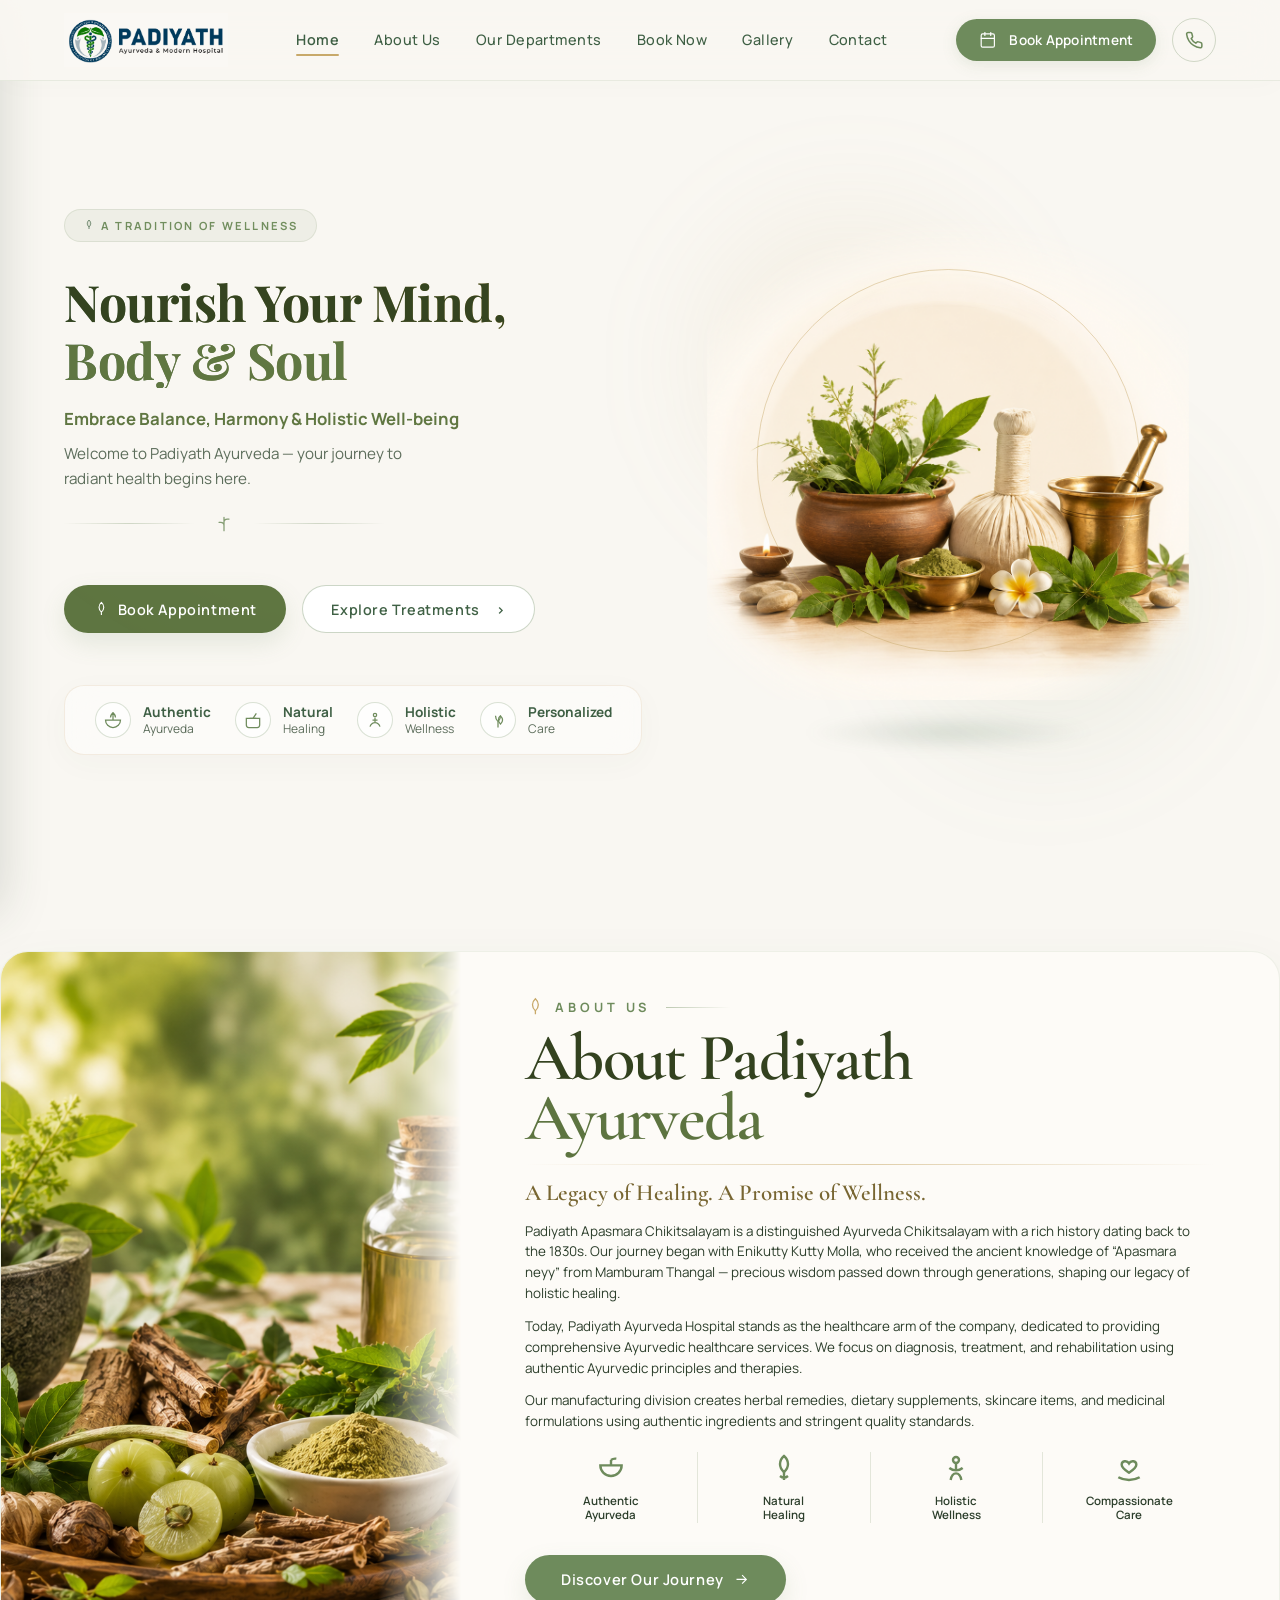
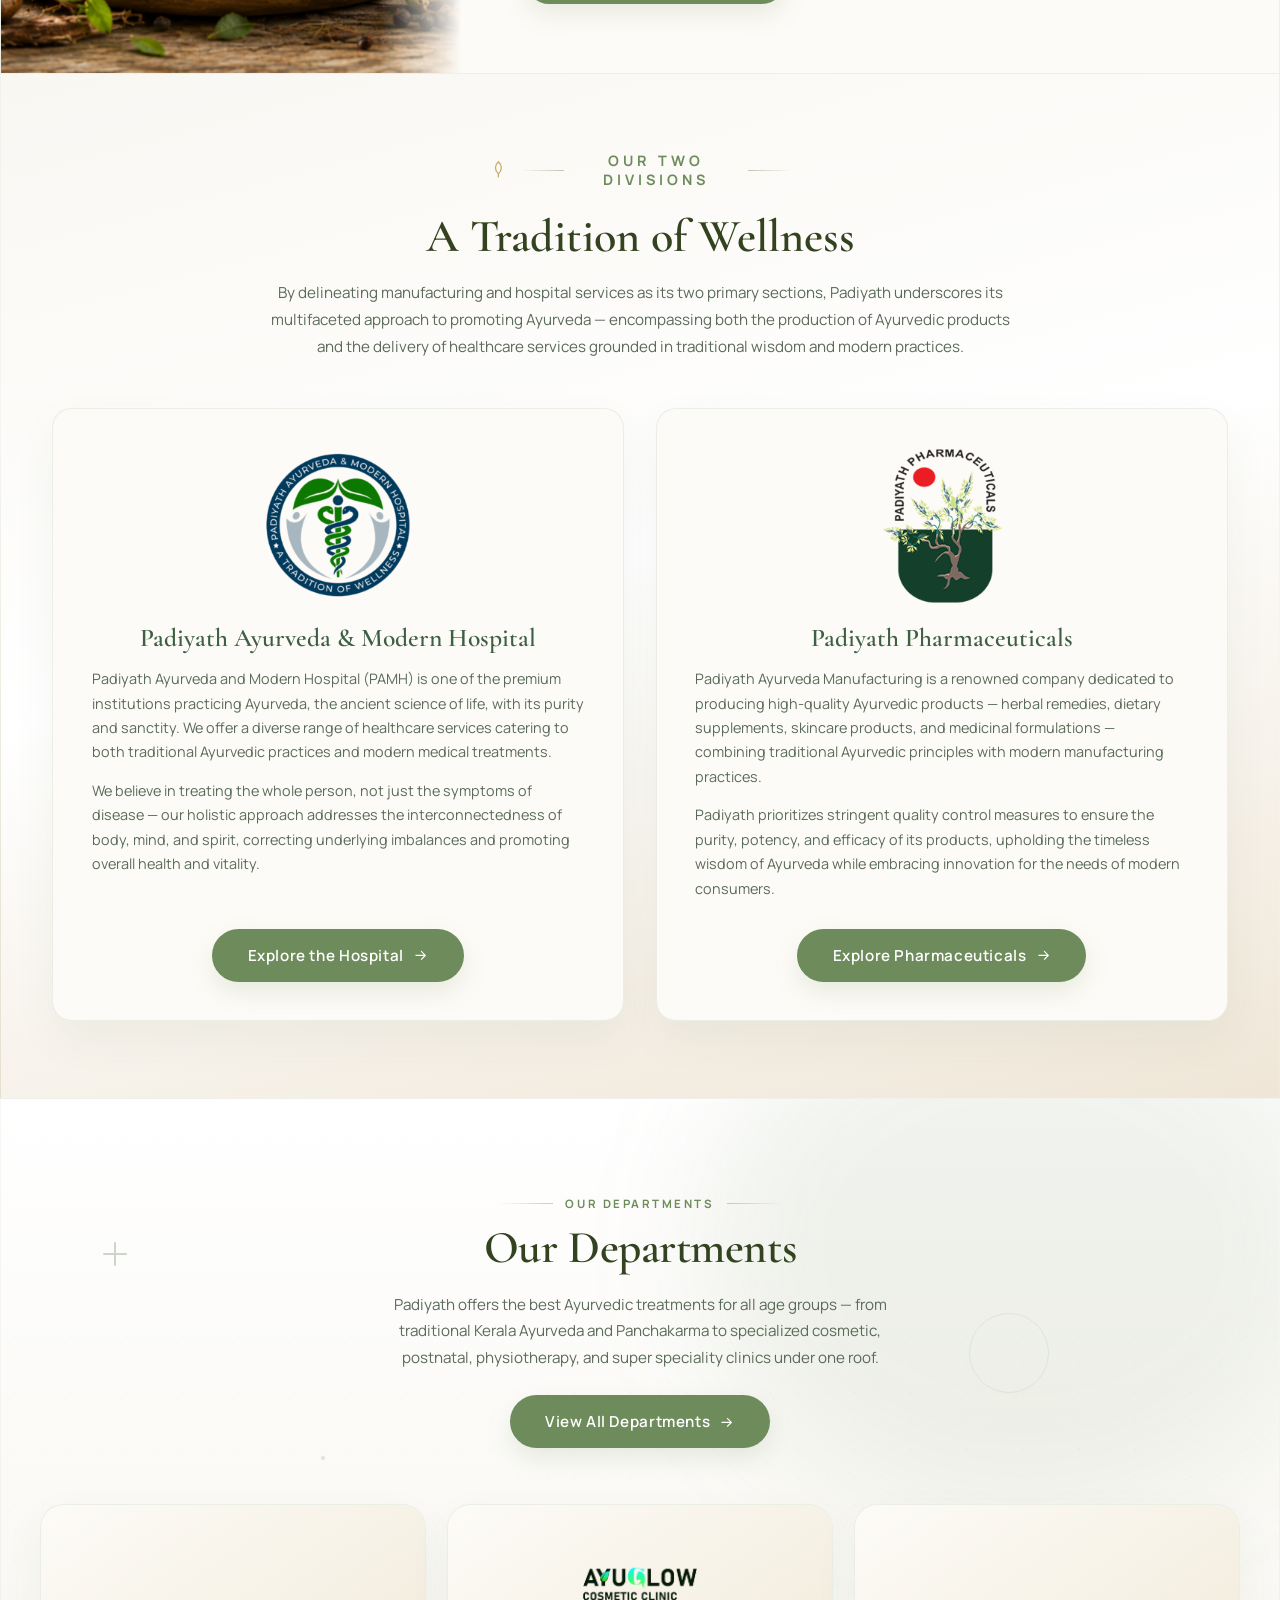
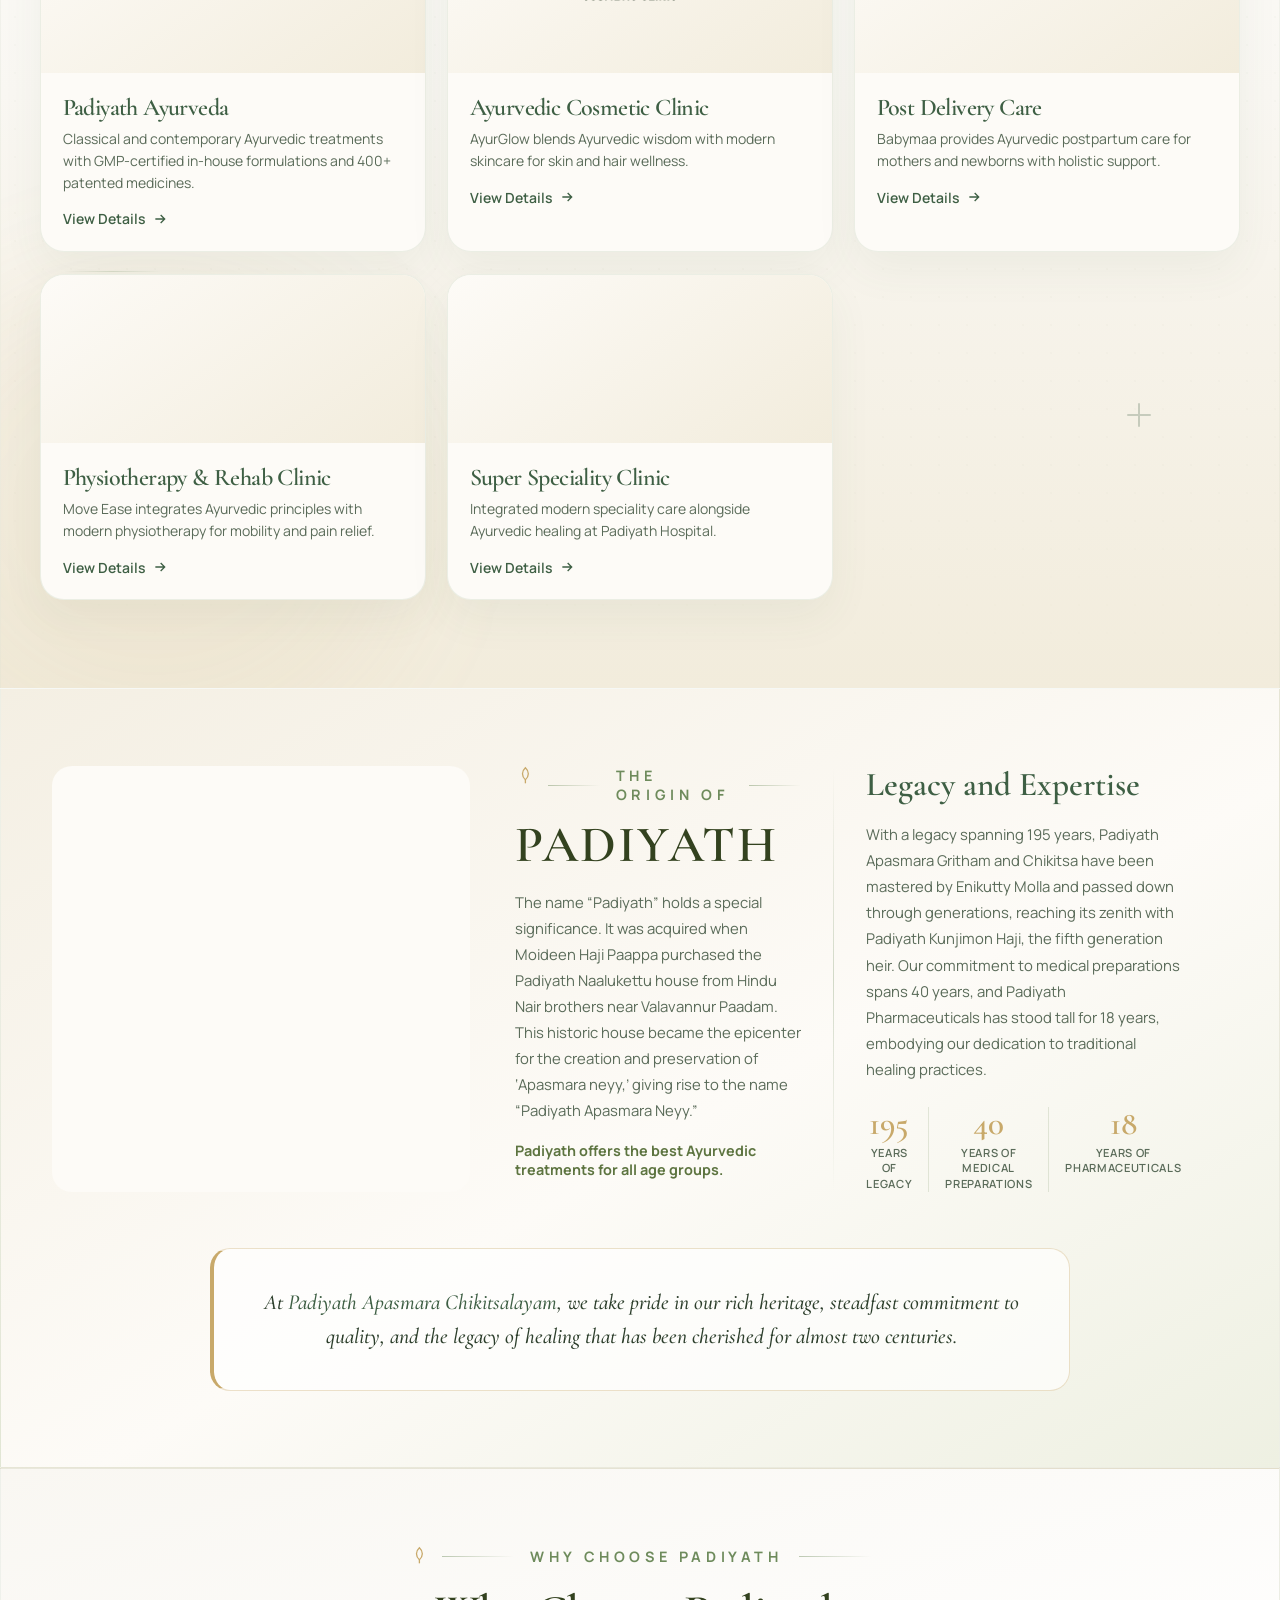
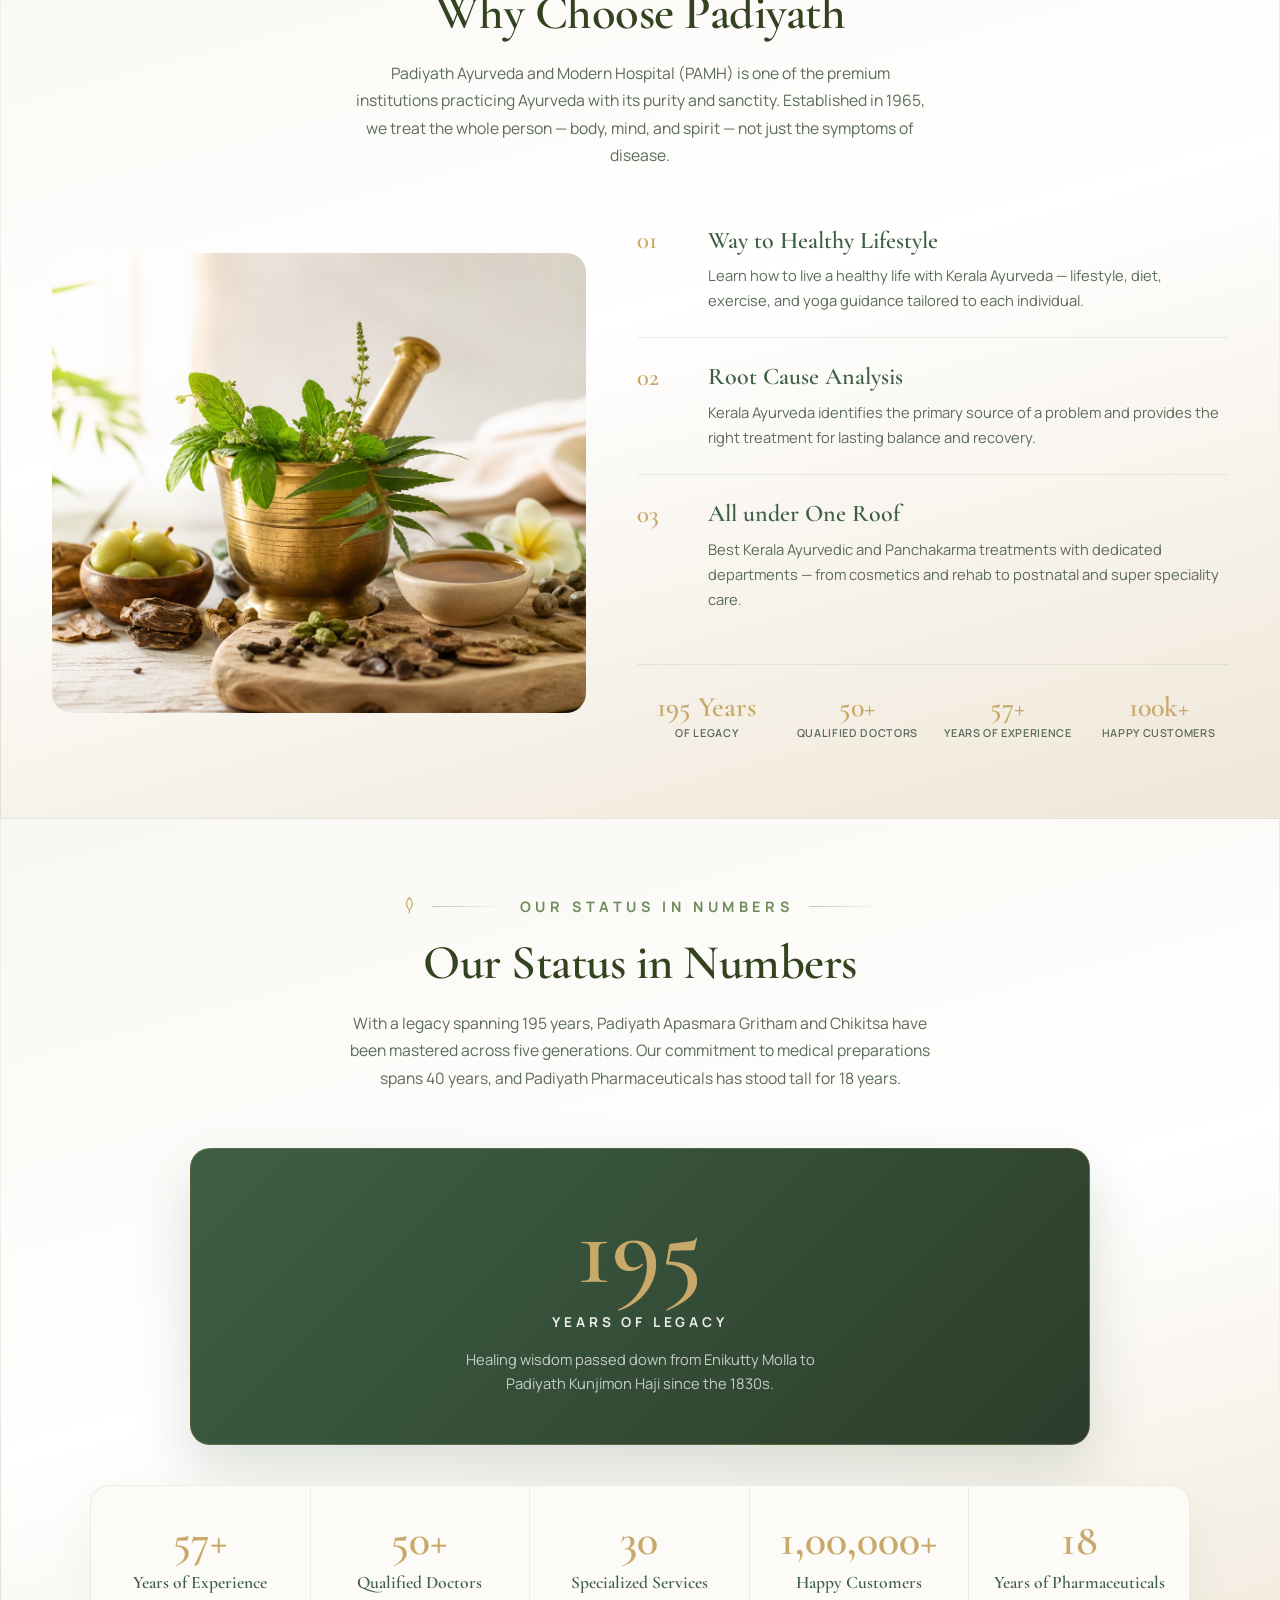
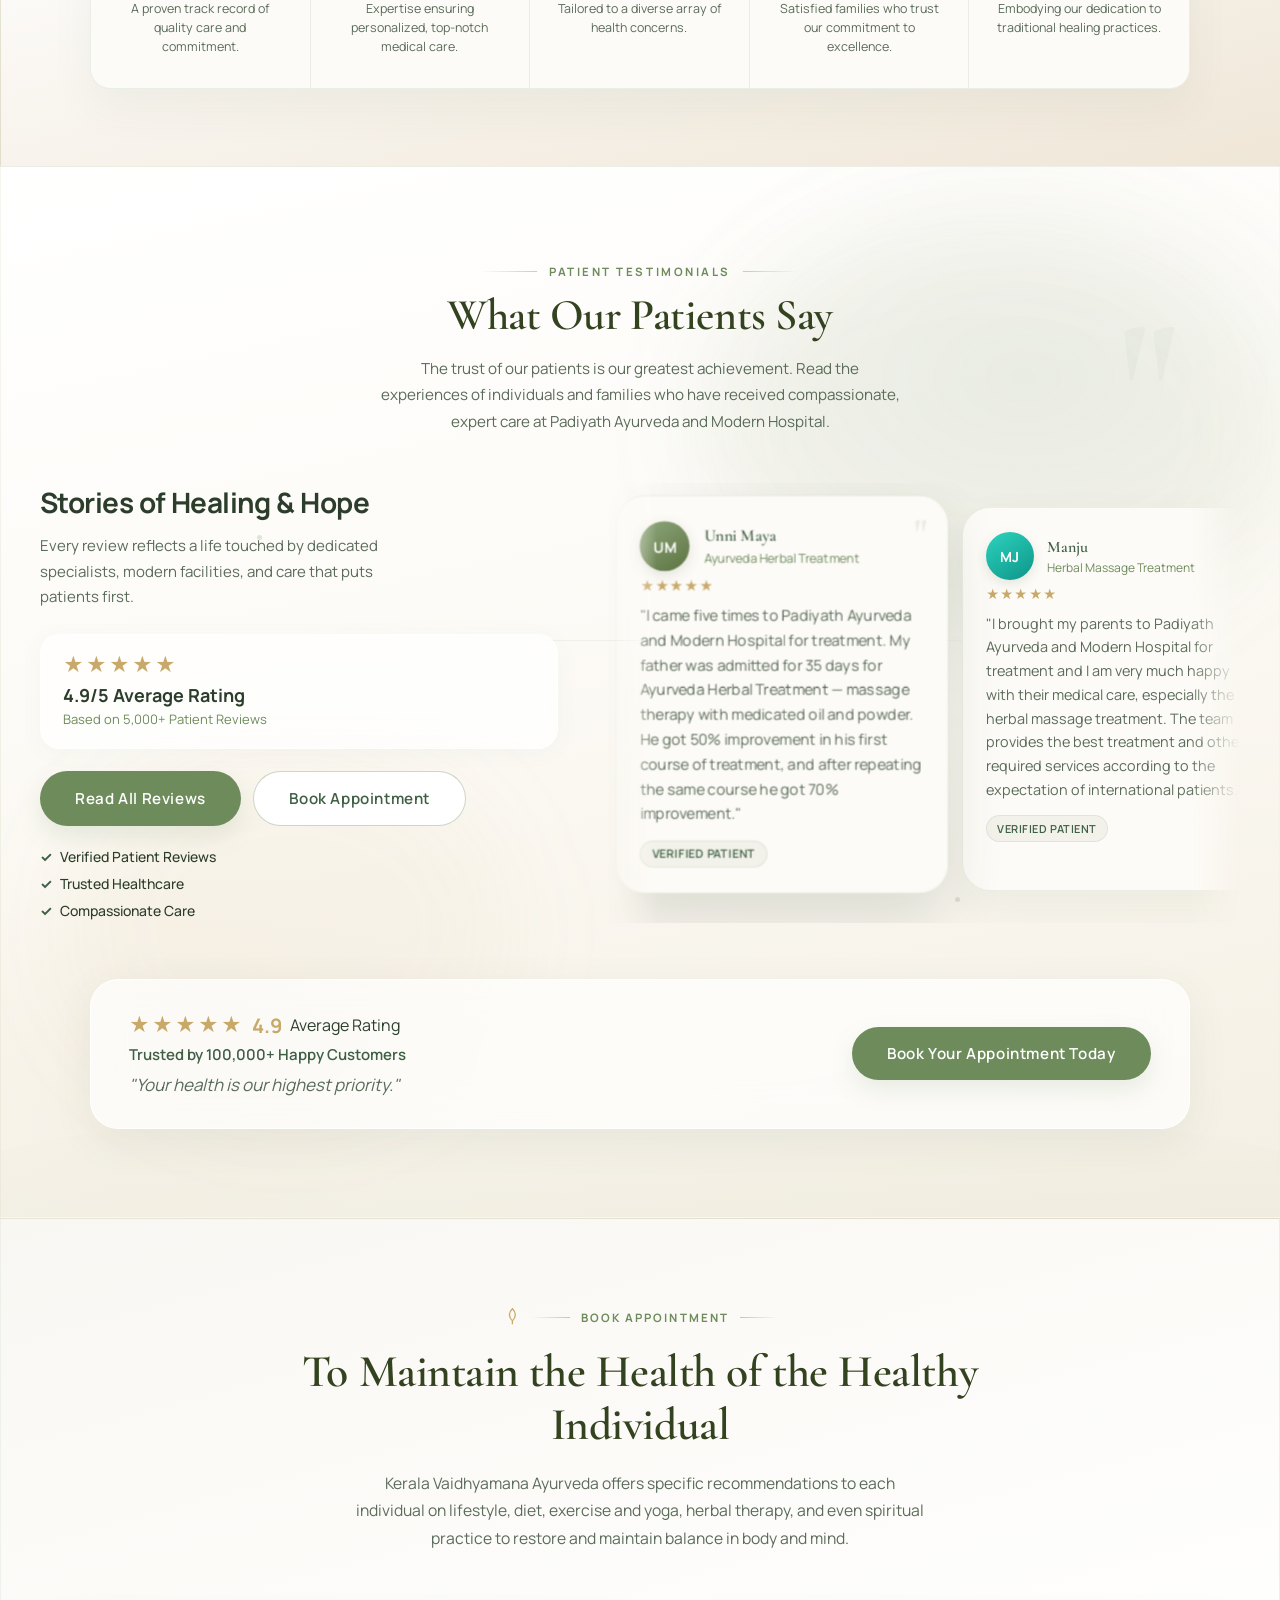
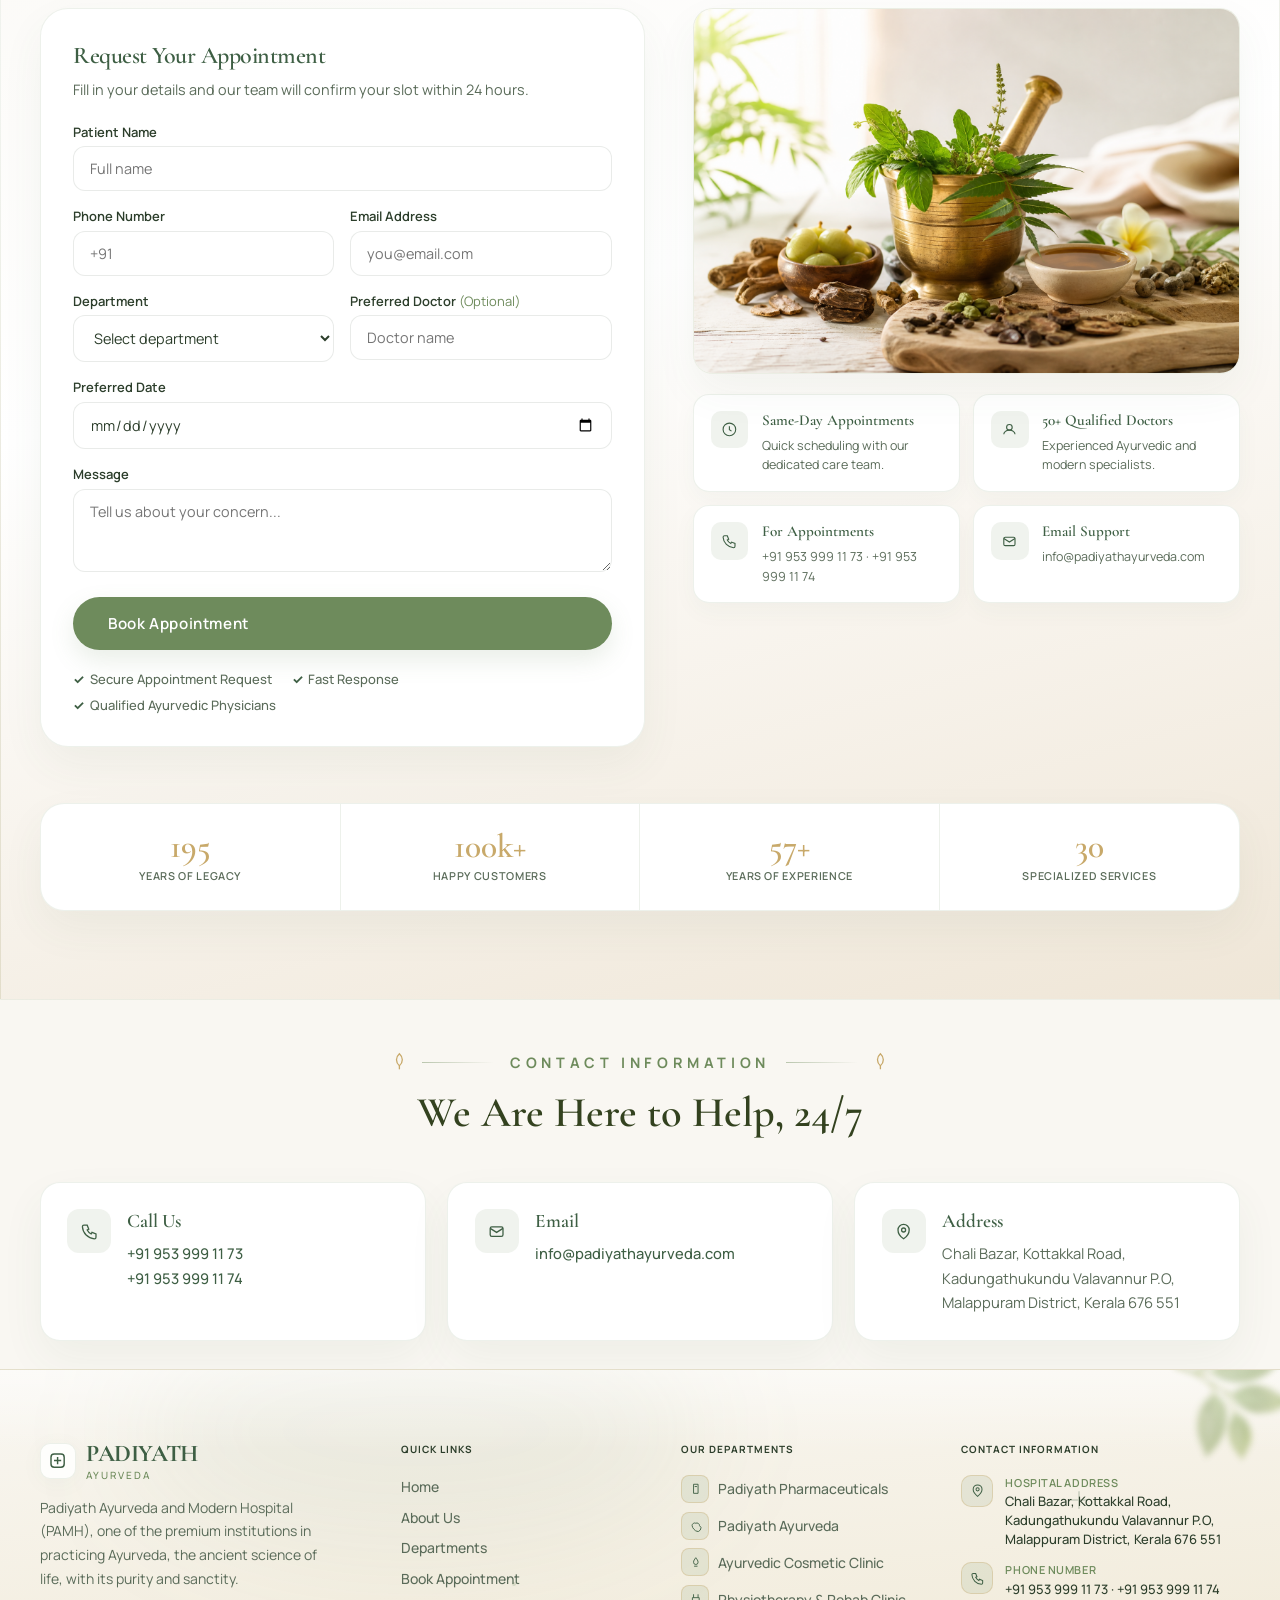
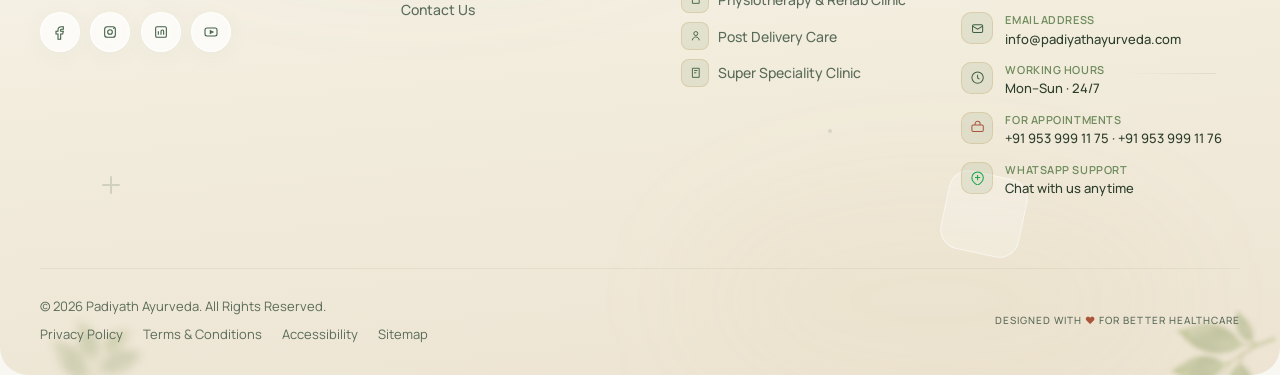
<file: index.html>
<!DOCTYPE html>
<html lang="en">
  <head>
    <meta charset="UTF-8" />
    <meta name="viewport" content="width=device-width, initial-scale=1.0" />
    <title>Ayur Padiyath — Premium Ayurveda Hospital</title>
    <link rel="preconnect" href="https://fonts.googleapis.com" />
    <link rel="preconnect" href="https://fonts.gstatic.com" crossorigin />
    <link
      href="https://fonts.googleapis.com/css2?family=Cormorant+Garamond:ital,wght@0,300;0,400;0,500;0,600;0,700;1,400&family=Playfair+Display:wght@500;600;700;800&family=Manrope:wght@300;400;500;600;700;800&family=Inter:wght@300;400;500;600&display=swap"
      rel="stylesheet"
    />
    <link rel="stylesheet" href="assets/css/styles.css?v=1.10.4" />
  </head>
  <body>
    <div class="nav-drawer" id="nav-drawer" aria-hidden="true" inert>
      <div class="nav-drawer-header">
        <img class="nav-drawer-logo-img" src="assets/images/logo.png" alt="Padiyath Ayurveda &amp; Modern Hospital" decoding="async" />
        <button type="button" class="nav-drawer-close" id="nav-drawer-close" aria-label="Close menu">
          <svg viewBox="0 0 24 24" fill="none" aria-hidden="true">
            <path d="M6 6l12 12M18 6L6 18" />
          </svg>
        </button>
      </div>
      <nav class="nav-drawer-links" aria-label="Mobile navigation">
        <a href="index.html" class="nav-drawer-link active">
          <svg viewBox="0 0 24 24" fill="none" aria-hidden="true"><path d="M4 10.5 12 4l8 6.5V20a1 1 0 0 1-1 1h-5v-6H10v6H5a1 1 0 0 1-1-1v-9.5Z" /></svg>
          Home
        </a>
        <a href="about.html" class="nav-drawer-link">
          <svg viewBox="0 0 24 24" fill="none" aria-hidden="true"><rect x="4" y="8" width="16" height="12" rx="1" /><path d="M9 8V6a3 3 0 0 1 6 0v2" /></svg>
          About Us
        </a>
        <a href="departments.html" class="nav-drawer-link">
          <svg viewBox="0 0 24 24" fill="none" aria-hidden="true"><path d="M12 4v16M4 12h16" /><rect x="3" y="3" width="18" height="18" rx="3" /></svg>
          Our Departments
        </a>
        <a href="index.html#appointment" class="nav-drawer-link">
          <svg viewBox="0 0 24 24" fill="none" aria-hidden="true"><rect x="4" y="5" width="16" height="15" rx="2" /><path d="M8 3v4M16 3v4M4 11h16" /></svg>
          Book Now
        </a>
        <a href="contact.html" class="nav-drawer-link">
          <svg viewBox="0 0 24 24" fill="none" aria-hidden="true"><rect x="4" y="6" width="16" height="12" rx="2" /><path d="M4 8l8 5 8-5" /></svg>
          Contact
        </a>
      </nav>
    </div>
    <div class="nav-drawer-overlay" id="nav-drawer-overlay" hidden></div>

    <main class="page-shell">
      <!-- Soft Moving Sunlight Overlay -->
      <div class="sunlight-overlay" aria-hidden="true"></div>
      
      <div class="hero-viewport">
      <header class="top-nav" aria-label="Primary navigation" id="top-nav">
        <div class="nav-brand-group">
          <button type="button" class="nav-menu-btn" id="nav-menu-btn" aria-label="Open menu" aria-expanded="false" aria-controls="nav-drawer">
            <svg viewBox="0 0 24 24" fill="none" aria-hidden="true">
              <path d="M4 7h16M4 12h16M4 17h16" stroke="currentColor" stroke-width="2" stroke-linecap="round"/>
            </svg>
          </button>
          <a class="brand" href="index.html" aria-label="Padiyath Ayurveda &amp; Modern Hospital home">
            <img
              class="brand-logo-img"
              src="assets/images/logo.png"
              alt="Padiyath Ayurveda &amp; Modern Hospital"
              decoding="async"
            />
          </a>
        </div>

        <nav class="nav-links">
          <a href="index.html" class="active">Home</a>
          <a href="about.html">About Us</a>
          <a href="departments.html">Our Departments</a>
          <a href="index.html#appointment">Book Now</a>
          <a href="about.html#gallery">Gallery</a>
          <a href="contact.html">Contact</a>
        </nav>

        <div class="nav-actions">
          <a class="book-btn" aria-label="Book Appointment" href="#appointment">
            <svg viewBox="0 0 24 24" fill="none" stroke="currentColor" stroke-width="2" stroke-linecap="round" stroke-linejoin="round" aria-hidden="true" style="width: 1.1rem; height: 1.1rem; margin-right: 0.4rem;">
              <rect x="3" y="4" width="18" height="18" rx="2" ry="2"/>
              <line x1="16" y1="2" x2="16" y2="6"/>
              <line x1="8" y1="2" x2="8" y2="6"/>
              <line x1="3" y1="10" x2="21" y2="10"/>
            </svg>
            Book Appointment
          </a>
          <a class="phone-btn" href="tel:+919539991173" aria-label="Call Us">
            <svg viewBox="0 0 24 24" fill="none" stroke="currentColor" stroke-width="2" stroke-linecap="round" stroke-linejoin="round" aria-hidden="true">
              <path d="M22 16.92v3a2 2 0 0 1-2.18 2 19.79 19.79 0 0 1-8.63-3.07 19.5 19.5 0 0 1-6-6 19.79 19.79 0 0 1-3.07-8.67A2 2 0 0 1 4.11 2h3a2 2 0 0 1 2 1.72 12.84 12.84 0 0 0 .7 2.81 2 2 0 0 1-.45 2.11L8.09 9.91a16 16 0 0 0 6 6l1.27-1.27a2 2 0 0 1 2.11-.45 12.84 12.84 0 0 0 2.81.7A2 2 0 0 1 22 16.92z"/>
            </svg>
          </a>
        </div>
      </header>

      <section class="hero-section">
        <section class="hero-left" aria-label="Hero text content">
          <div class="eyebrow fade-in-up">
            <svg viewBox="0 0 24 24" fill="none" stroke="currentColor" stroke-width="2" class="eyebrow-leaf-icon" aria-hidden="true">
              <path d="M12 2C7.5 6 7.5 12 12 16c4.5-4 4.5-10 0-14z"/>
              <path d="M12 16v4"/>
            </svg>
            A TRADITION OF WELLNESS
          </div>
          
          <h1 class="reveal-heading">
            <span class="heading-line">Nourish Your Mind,</span>
            <span class="heading-line text-accent">Body &amp; Soul</span>
          </h1>

          <p class="hero-tagline fade-in-up-delay">Embrace Balance, Harmony &amp; Holistic Well-being</p>

          <p class="hero-subtitle fade-in-up-delay">
            Welcome to Padiyath Ayurveda — your journey to radiant health begins here.
          </p>

          <!-- Minimal Leaf Divider -->
          <div class="leaf-divider fade-in-up-delay">
            <span class="line"></span>
            <span class="leaf-icon">
              <svg viewBox="0 0 24 24" fill="none" stroke="currentColor" stroke-width="1.5" stroke-linecap="round" stroke-linejoin="round">
                <path d="M12 20V10M12 10a4 4 0 0 1 4-4h2M12 14a4 4 0 0 0-4-4H6M12 10V4"/>
              </svg>
            </span>
            <span class="line"></span>
          </div>

          <div class="hero-cta-row fade-in-up-delay-2">
            <a class="btn-primary" href="#appointment">
              <svg viewBox="0 0 24 24" fill="none" stroke="currentColor" stroke-width="2" class="btn-leaf-icon">
                <path d="M12 2C7.5 6 7.5 12 12 16c4.5-4 4.5-10 0-14z"/>
                <path d="M12 16v4"/>
              </svg>
              Book Appointment
            </a>
            <a class="btn-secondary" href="departments.html">
              Explore Treatments <span class="chevron">&gt;</span>
            </a>
          </div>

          <!-- Glass Features Row -->
          <div class="hero-glass-features fade-in-up-delay-2">
            <div class="glass-feature-item">
              <span class="glass-feature-icon">
                <svg viewBox="0 0 24 24" fill="none" stroke="currentColor" stroke-width="1.5">
                  <path d="M12 21a9 9 0 0 0 9-9H3a9 9 0 0 0 9 9Z"/>
                  <path d="M12 12V3M12 3c1.5 1.5 3 4 3 6M12 3c-1.5 1.5-3 4-3 6"/>
                </svg>
              </span>
              <div class="glass-feature-text">
                <strong>Authentic</strong>
                <span>Ayurveda</span>
              </div>
            </div>

            <div class="glass-feature-item">
              <span class="glass-feature-icon">
                <svg viewBox="0 0 24 24" fill="none" stroke="currentColor" stroke-width="1.5">
                  <path d="M4 10h16v8a3 3 0 0 1-3 3H7a3 3 0 0 1-3-3v-8Z"/>
                  <path d="M16 4l-4 6M8 10h8"/>
                </svg>
              </span>
              <div class="glass-feature-text">
                <strong>Natural</strong>
                <span>Healing</span>
              </div>
            </div>

            <div class="glass-feature-item">
              <span class="glass-feature-icon">
                <svg viewBox="0 0 24 24" fill="none" stroke="currentColor" stroke-width="1.5">
                  <circle cx="12" cy="6" r="2"/>
                  <path d="M6 20c1-3 3-5 6-5s5 2 6 5M12 9v6M9 12h6"/>
                </svg>
              </span>
              <div class="glass-feature-text">
                <strong>Holistic</strong>
                <span>Wellness</span>
              </div>
            </div>

            <div class="glass-feature-item">
              <span class="glass-feature-icon">
                <svg viewBox="0 0 24 24" fill="none" stroke="currentColor" stroke-width="1.5">
                  <path d="M12 14c2-2 3-5 3-7M12 14c-2-2-3-5-3-7M12 14v7"/>
                  <path d="M15 7c1.5 1.5 2.5 3 2.5 5S16 16 15 17c-1-1-2.5-3-2.5-5s1-4 2.5-5Z"/>
                </svg>
              </span>
              <div class="glass-feature-text">
                <strong>Personalized</strong>
                <span>Care</span>
              </div>
            </div>
          </div>
        </section>

        <section class="hero-right" aria-label="Premium Ayurvedic setting">
          <div class="hero-visual-shell">
            <!-- Ambient glows -->
            <div class="hero-glow-1"></div>
            <div class="hero-glow-2"></div>
            
            <!-- Arch/Dome frame holding the image -->
            <div class="hero-image-frame-ayur">
              <img
                class="hero-image-ayur"
                src="assets/images/ayur_hero_blend.png"
                alt="Ayurvedic Wellness Retreat herbs oils Kizhi bundle"
                width="1200"
                height="900"
                decoding="async"
                fetchpriority="high"
              />
            </div>

          </div>
        </section>
      </section>
      </div>

      <section class="about-section abt-split" id="about-us" aria-labelledby="about-heading">
        <div class="abt-split-media reveal">
          <img
            class="abt-split-image"
            src="assets/images/about_ayurveda_herbs.png"
            alt="Ayurvedic herbs, mortar, oils and traditional preparations at Padiyath Ayurveda"
            width="1024"
            height="576"
            loading="lazy"
            decoding="async"
          />
        </div>

        <div class="abt-split-content reveal reveal-delay-1">
          <div class="abt-kicker">
            <span class="abt-kicker-leaf" aria-hidden="true">
              <svg viewBox="0 0 24 24" fill="none" stroke="currentColor" stroke-width="1.5">
                <path d="M12 2C7.5 6 7.5 12 12 16c4.5-4 4.5-10 0-14z"/>
                <path d="M12 16v4"/>
              </svg>
            </span>
            <span class="abt-kicker-label">
              <span class="abt-kicker-line" aria-hidden="true"></span>
              About Us
              <span class="abt-kicker-line" aria-hidden="true"></span>
            </span>
          </div>

          <h2 id="about-heading" class="abt-split-heading">
            About Padiyath<br /><span class="abt-heading-accent">Ayurveda</span>
          </h2>

          <p class="abt-split-tagline">A Legacy of Healing. A Promise of Wellness.</p>

          <p class="about-description">
            Padiyath Apasmara Chikitsalayam is a distinguished Ayurveda Chikitsalayam with a rich
            history dating back to the 1830s. Our journey began with Enikutty Kutty Molla, who
            received the ancient knowledge of “Apasmara neyy” from Mamburam Thangal — precious
            wisdom passed down through generations, shaping our legacy of holistic healing.
          </p>
          <p class="about-description">
            Today, Padiyath Ayurveda Hospital stands as the healthcare arm of the company,
            dedicated to providing comprehensive Ayurvedic healthcare services. We focus on
            diagnosis, treatment, and rehabilitation using authentic Ayurvedic principles and therapies.
          </p>
          <p class="about-description">
            Our manufacturing division creates herbal remedies, dietary supplements, skincare
            items, and medicinal formulations using authentic ingredients and stringent quality standards.
          </p>

          <div class="abt-split-features" role="list">
            <div class="abt-split-feature" role="listitem">
              <span class="abt-split-feature-icon" aria-hidden="true">
                <svg viewBox="0 0 24 24" fill="none" stroke="currentColor" stroke-width="1.5">
                  <path d="M4 10h16a8 8 0 0 1-16 0Z"/>
                  <path d="M12 10V6M12 6c1.2-1 2.5-1.2 4-1"/>
                </svg>
              </span>
              <span>Authentic<br />Ayurveda</span>
            </div>
            <span class="abt-split-feature-divider" aria-hidden="true"></span>
            <div class="abt-split-feature" role="listitem">
              <span class="abt-split-feature-icon" aria-hidden="true">
                <svg viewBox="0 0 24 24" fill="none" stroke="currentColor" stroke-width="1.5">
                  <path d="M12 3C8 6.5 8 11.5 12 15c4-3.5 4-8.5 0-12z"/>
                  <path d="M12 15v6M9 18c1 .8 2 1.2 3 1.2s2-.4 3-1.2"/>
                </svg>
              </span>
              <span>Natural<br />Healing</span>
            </div>
            <span class="abt-split-feature-divider" aria-hidden="true"></span>
            <div class="abt-split-feature" role="listitem">
              <span class="abt-split-feature-icon" aria-hidden="true">
                <svg viewBox="0 0 24 24" fill="none" stroke="currentColor" stroke-width="1.5">
                  <circle cx="12" cy="6" r="2.25"/>
                  <path d="M12 9v5M8 21c.5-3 2-5 4-5s3.5 2 4 5M7 12c1.5 1.2 3.2 1.8 5 1.8s3.5-.6 5-1.8"/>
                </svg>
              </span>
              <span>Holistic<br />Wellness</span>
            </div>
            <span class="abt-split-feature-divider" aria-hidden="true"></span>
            <div class="abt-split-feature" role="listitem">
              <span class="abt-split-feature-icon" aria-hidden="true">
                <svg viewBox="0 0 24 24" fill="none" stroke="currentColor" stroke-width="1.5">
                  <path d="M12 8.5c1.5-2.5 5.5-2 5.5 1 0 2-2.5 4-5.5 6-3-2-5.5-4-5.5-6 0-3 4-3.5 5.5-1z"/>
                  <path d="M4 19c2.5 1.5 5 2 8 2s5.5-.5 8-2"/>
                </svg>
              </span>
              <span>Compassionate<br />Care</span>
            </div>
          </div>

          <a class="btn-primary about-cta" href="about.html">
            Discover Our Journey
            <svg viewBox="0 0 24 24" fill="none" aria-hidden="true">
              <path d="M5 12h14M13 6l6 6-6 6" />
            </svg>
          </a>
        </div>
      </section>

      <section class="tow-section" id="tradition-of-wellness" aria-labelledby="tow-heading">
        <header class="tow-header reveal">
          <div class="abt-kicker">
            <span class="abt-kicker-leaf" aria-hidden="true">
              <svg viewBox="0 0 24 24" fill="none" stroke="currentColor" stroke-width="1.5">
                <path d="M12 2C7.5 6 7.5 12 12 16c4.5-4 4.5-10 0-14z"/>
                <path d="M12 16v4"/>
              </svg>
            </span>
            <span class="abt-kicker-line" aria-hidden="true"></span>
            <span class="abt-kicker-label">Our Two Divisions</span>
            <span class="abt-kicker-line abt-kicker-line--end" aria-hidden="true"></span>
          </div>
          <h2 id="tow-heading" class="tow-heading">A Tradition of Wellness</h2>
          <p class="tow-intro">
            By delineating manufacturing and hospital services as its two primary sections,
            Padiyath underscores its multifaceted approach to promoting Ayurveda — encompassing
            both the production of Ayurvedic products and the delivery of healthcare services
            grounded in traditional wisdom and modern practices.
          </p>
        </header>

        <div class="tow-grid">
          <article class="tow-card reveal reveal-delay-1">
            <img
              class="tow-card-img"
              src="assets/images/division-1.png"
              alt="Padiyath Ayurveda &amp; Modern Hospital division"
              width="240"
              height="210"
              loading="lazy"
              decoding="async"
            />
            <h3 class="tow-card-title">Padiyath Ayurveda &amp; Modern Hospital</h3>
            <p class="tow-card-desc">
              Padiyath Ayurveda and Modern Hospital (PAMH) is one of the premium institutions
              practicing Ayurveda, the ancient science of life, with its purity and sanctity. We
              offer a diverse range of healthcare services catering to both traditional Ayurvedic
              practices and modern medical treatments.
            </p>
            <p class="tow-card-desc">
              We believe in treating the whole person, not just the symptoms of disease — our
              holistic approach addresses the interconnectedness of body, mind, and spirit,
              correcting underlying imbalances and promoting overall health and vitality.
            </p>
            <a class="btn-primary tow-card-cta" href="department.html?dept=padiyath-ayurveda">
              Explore the Hospital
              <svg viewBox="0 0 24 24" fill="none" aria-hidden="true">
                <path d="M5 12h14M13 6l6 6-6 6" />
              </svg>
            </a>
          </article>

          <article class="tow-card reveal reveal-delay-2">
            <img
              class="tow-card-img"
              src="assets/images/division-2.png"
              alt="Padiyath Pharmaceuticals division"
              width="240"
              height="210"
              loading="lazy"
              decoding="async"
            />
            <h3 class="tow-card-title">Padiyath Pharmaceuticals</h3>
            <p class="tow-card-desc">
              Padiyath Ayurveda Manufacturing is a renowned company dedicated to producing
              high-quality Ayurvedic products — herbal remedies, dietary supplements, skincare
              products, and medicinal formulations — combining traditional Ayurvedic principles
              with modern manufacturing practices.
            </p>
            <p class="tow-card-desc">
              Padiyath prioritizes stringent quality control measures to ensure the purity,
              potency, and efficacy of its products, upholding the timeless wisdom of Ayurveda
              while embracing innovation for the needs of modern consumers.
            </p>
            <a class="btn-primary tow-card-cta" href="pharmaceuticals.html">
              Explore Pharmaceuticals
              <svg viewBox="0 0 24 24" fill="none" aria-hidden="true">
                <path d="M5 12h14M13 6l6 6-6 6" />
              </svg>
            </a>
          </article>
        </div>
      </section>

      <section class="departments-section" id="featured-departments" aria-labelledby="dept-heading">
        <div class="dept-cursor-glow" aria-hidden="true"></div>
        <div class="dept-bg" aria-hidden="true">
          <div class="dept-bg-glow dept-bg-glow--1"></div>
          <div class="dept-bg-glow dept-bg-glow--2"></div>
          <div class="dept-bg-pattern"></div>
          <div class="dept-deco dept-deco--plus dept-deco--1"></div>
          <div class="dept-deco dept-deco--plus dept-deco--2"></div>
          <div class="dept-deco dept-deco--ring"></div>
          <div class="dept-deco dept-deco--line"></div>
          <div class="dept-particles" aria-hidden="true"></div>
        </div>

        <header class="dept-header reveal">
          <p class="dept-label">Our Departments</p>
          <h2 id="dept-heading">Our Departments</h2>
          <p class="dept-intro">
            Padiyath offers the best Ayurvedic treatments for all age groups — from traditional Kerala
            Ayurveda and Panchakarma to specialized cosmetic, postnatal, physiotherapy, and super speciality
            clinics under one roof.
          </p>
          <a class="btn-primary dept-header-cta" href="departments.html">
            View All Departments
            <svg viewBox="0 0 24 24" fill="none" aria-hidden="true">
              <path d="M5 12h14M13 6l6 6-6 6" />
            </svg>
          </a>
        </header>

        <div class="dept-grid" data-dept-grid-home></div>
      </section>

      <section class="heritage-section" id="padiyath-heritage" aria-labelledby="heritage-heading">
        <div class="heritage-inner">
          <div class="heritage-media reveal">
            <img
              class="heritage-image"
              src="assets/images/ChatGPT Image Jul 20, 2026, 11_36_57 AM.png"
              alt="Traditional Ayurvedic herbs and preparations at Padiyath"
              loading="lazy"
              decoding="async"
            />
          </div>

          <div class="heritage-content">
            <div class="heritage-col reveal">
              <div class="abt-kicker heritage-kicker">
                <span class="abt-kicker-leaf" aria-hidden="true">
                  <svg viewBox="0 0 24 24" fill="none" stroke="currentColor" stroke-width="1.5">
                    <path d="M12 2C7.5 6 7.5 12 12 16c4.5-4 4.5-10 0-14z"/>
                    <path d="M12 16v4"/>
                  </svg>
                </span>
                <span class="abt-kicker-label">
                  <span class="abt-kicker-line" aria-hidden="true"></span>
                  The Origin of
                  <span class="abt-kicker-line" aria-hidden="true"></span>
                </span>
              </div>
              <h2 id="heritage-heading" class="heritage-heading">Padiyath</h2>
              <p class="heritage-desc">
                The name “Padiyath” holds a special significance. It was acquired when Moideen Haji
                Paappa purchased the Padiyath Naalukettu house from Hindu Nair brothers near
                Valavannur Paadam. This historic house became the epicenter for the creation and
                preservation of ‘Apasmara neyy,’ giving rise to the name “Padiyath Apasmara Neyy.”
              </p>
              <p class="heritage-note">Padiyath offers the best Ayurvedic treatments for all age groups.</p>
            </div>

            <span class="heritage-divider" aria-hidden="true"></span>

            <div class="heritage-col reveal reveal-delay-1">
              <h3 class="heritage-subheading">Legacy and Expertise</h3>
              <p class="heritage-desc">
                With a legacy spanning 195 years, Padiyath Apasmara Gritham and Chikitsa have been
                mastered by Enikutty Molla and passed down through generations, reaching its zenith
                with Padiyath Kunjimon Haji, the fifth generation heir. Our commitment to medical
                preparations spans 40 years, and Padiyath Pharmaceuticals has stood tall for 18
                years, embodying our dedication to traditional healing practices.
              </p>
              <div class="heritage-stats" role="list">
                <div class="heritage-stat" role="listitem">
                  <strong>195</strong>
                  <span>Years of Legacy</span>
                </div>
                <span class="heritage-stat-divider" aria-hidden="true"></span>
                <div class="heritage-stat" role="listitem">
                  <strong>40</strong>
                  <span>Years of Medical Preparations</span>
                </div>
                <span class="heritage-stat-divider" aria-hidden="true"></span>
                <div class="heritage-stat" role="listitem">
                  <strong>18</strong>
                  <span>Years of Pharmaceuticals</span>
                </div>
              </div>
            </div>
          </div>
        </div>

        <blockquote class="heritage-quote reveal">
          At <em>Padiyath Apasmara Chikitsalayam</em>, we take pride in our rich heritage,
          steadfast commitment to quality, and the legacy of healing that has been cherished for
          almost two centuries.
        </blockquote>
      </section>


      <section class="why-section why-premium" id="why-choose-us" aria-labelledby="why-heading">
        <header class="why-header reveal">
          <div class="abt-kicker">
            <span class="abt-kicker-leaf" aria-hidden="true">
              <svg viewBox="0 0 24 24" fill="none" stroke="currentColor" stroke-width="1.5">
                <path d="M12 2C7.5 6 7.5 12 12 16c4.5-4 4.5-10 0-14z"/>
                <path d="M12 16v4"/>
              </svg>
            </span>
            <span class="abt-kicker-label">
              <span class="abt-kicker-line" aria-hidden="true"></span>
              Why Choose Padiyath
              <span class="abt-kicker-line" aria-hidden="true"></span>
            </span>
          </div>
          <h2 id="why-heading" class="why-heading">Why Choose Padiyath</h2>
          <p class="why-intro">
            Padiyath Ayurveda and Modern Hospital (PAMH) is one of the premium institutions
            practicing Ayurveda with its purity and sanctity. Established in 1965, we treat the
            whole person — body, mind, and spirit — not just the symptoms of disease.
          </p>
        </header>

        <div class="why-layout">
          <div class="why-media reveal">
            <img
              class="why-media-image"
              src="assets/images/why_choose_padiyath.png"
              alt="Ayurvedic wellness and herbal care at Padiyath"
              loading="lazy"
              decoding="async"
            />
          </div>

          <div class="why-reasons reveal reveal-delay-1">
            <article class="why-reason">
              <span class="why-reason-num" aria-hidden="true">01</span>
              <div>
                <h3>Way to Healthy Lifestyle</h3>
                <p>
                  Learn how to live a healthy life with Kerala Ayurveda — lifestyle, diet,
                  exercise, and yoga guidance tailored to each individual.
                </p>
              </div>
            </article>

            <article class="why-reason">
              <span class="why-reason-num" aria-hidden="true">02</span>
              <div>
                <h3>Root Cause Analysis</h3>
                <p>
                  Kerala Ayurveda identifies the primary source of a problem and provides the
                  right treatment for lasting balance and recovery.
                </p>
              </div>
            </article>

            <article class="why-reason">
              <span class="why-reason-num" aria-hidden="true">03</span>
              <div>
                <h3>All under One Roof</h3>
                <p>
                  Best Kerala Ayurvedic and Panchakarma treatments with dedicated departments —
                  from cosmetics and rehab to postnatal and super speciality care.
                </p>
              </div>
            </article>

            <div class="why-pillars" role="list">
              <div class="why-pillar" role="listitem">
                <strong>195 Years</strong>
                <span>of Legacy</span>
              </div>
              <div class="why-pillar" role="listitem">
                <strong>50+</strong>
                <span>Qualified Doctors</span>
              </div>
              <div class="why-pillar" role="listitem">
                <strong>57+</strong>
                <span>Years of Experience</span>
              </div>
              <div class="why-pillar" role="listitem">
                <strong>100k+</strong>
                <span>Happy Customers</span>
              </div>
            </div>
          </div>
        </div>
      </section>

      <section class="impact-section impact-premium" id="our-impact" aria-labelledby="impact-heading">
        <header class="impact-header reveal">
          <div class="abt-kicker">
            <span class="abt-kicker-leaf" aria-hidden="true">
              <svg viewBox="0 0 24 24" fill="none" stroke="currentColor" stroke-width="1.5">
                <path d="M12 2C7.5 6 7.5 12 12 16c4.5-4 4.5-10 0-14z"/>
                <path d="M12 16v4"/>
              </svg>
            </span>
            <span class="abt-kicker-label">
              <span class="abt-kicker-line" aria-hidden="true"></span>
              Our Status in Numbers
              <span class="abt-kicker-line" aria-hidden="true"></span>
            </span>
          </div>
          <h2 id="impact-heading" class="impact-heading">Our Status in Numbers</h2>
          <p class="impact-intro">
            With a legacy spanning 195 years, Padiyath Apasmara Gritham and Chikitsa have been
            mastered across five generations. Our commitment to medical preparations spans 40 years,
            and Padiyath Pharmaceuticals has stood tall for 18 years.
          </p>
        </header>

        <div class="impact-featured reveal">
          <p class="impact-featured-value">
            <span class="impact-count" data-target="195" data-suffix="">0</span>
          </p>
          <p class="impact-featured-label">Years of Legacy</p>
          <p class="impact-featured-note">
            Healing wisdom passed down from Enikutty Molla to Padiyath Kunjimon Haji since the 1830s.
          </p>
        </div>

        <div class="impact-stats reveal reveal-delay-1" role="list">
          <article class="impact-stat" role="listitem">
            <p class="impact-stat-value">
              <span class="impact-count" data-target="57" data-suffix="+">0</span>
            </p>
            <h3>Years of Experience</h3>
            <p>A proven track record of quality care and commitment.</p>
          </article>

          <article class="impact-stat" role="listitem">
            <p class="impact-stat-value">
              <span class="impact-count" data-target="50" data-suffix="+">0</span>
            </p>
            <h3>Qualified Doctors</h3>
            <p>Expertise ensuring personalized, top-notch medical care.</p>
          </article>

          <article class="impact-stat" role="listitem">
            <p class="impact-stat-value">
              <span class="impact-count" data-target="30" data-suffix="">0</span>
            </p>
            <h3>Specialized Services</h3>
            <p>Tailored to a diverse array of health concerns.</p>
          </article>

          <article class="impact-stat" role="listitem">
            <p class="impact-stat-value">
              <span class="impact-count" data-target="100000" data-suffix="+">0</span>
            </p>
            <h3>Happy Customers</h3>
            <p>Satisfied families who trust our commitment to excellence.</p>
          </article>

          <article class="impact-stat" role="listitem">
            <p class="impact-stat-value impact-stat-value--static">18</p>
            <h3>Years of Pharmaceuticals</h3>
            <p>Embodying our dedication to traditional healing practices.</p>
          </article>
        </div>
      </section>

      <section class="testi-section" id="testimonials" aria-labelledby="testi-heading">
        <div class="testi-cursor-glow" aria-hidden="true"></div>
        <div class="testi-bg" aria-hidden="true">
          <div class="testi-bg-gradient"></div>
          <div class="testi-bg-glow testi-bg-glow--1"></div>
          <div class="testi-bg-glow testi-bg-glow--2"></div>
          <div class="testi-bg-wave"></div>
          <div class="testi-deco-quote" aria-hidden="true">"</div>
          <div class="testi-particle testi-particle--1"></div>
          <div class="testi-particle testi-particle--2"></div>
          <div class="testi-glow-line"></div>
        </div>

        <header class="testi-top-header reveal">
          <p class="testi-label">Patient Testimonials</p>
          <h2 id="testi-heading">What Our Patients Say</h2>
          <p class="testi-top-intro">
            The trust of our patients is our greatest achievement. Read the experiences of
            individuals and families who have received compassionate, expert care at
            Padiyath Ayurveda and Modern Hospital.
          </p>
        </header>

        <div class="testi-main">
          <div class="testi-intro reveal reveal-delay-1">
            <h3 class="testi-intro-title">Stories of Healing &amp; Hope</h3>
            <p class="testi-intro-desc">
              Every review reflects a life touched by dedicated specialists, modern facilities, and
              care that puts patients first.
            </p>

            <div class="testi-rating-block">
              <div class="testi-stars" aria-label="4.9 out of 5 stars">
                <span aria-hidden="true">★★★★★</span>
              </div>
              <p class="testi-rating-value">4.9/5 Average Rating</p>
              <p class="testi-rating-sub">Based on 5,000+ Patient Reviews</p>
            </div>

            <div class="testi-cta-row">
              <a class="btn-primary" href="#patient-reviews">Read All Reviews</a>
              <a class="btn-secondary" href="#appointment">Book Appointment</a>
            </div>

            <ul class="testi-trust-list">
              <li><span aria-hidden="true">✓</span> Verified Patient Reviews</li>
              <li><span aria-hidden="true">✓</span> Trusted Healthcare</li>
              <li><span aria-hidden="true">✓</span> Compassionate Care</li>
            </ul>
          </div>

          <div class="testi-carousel-wrap reveal reveal-delay-2" id="patient-reviews">
            <div class="testi-carousel" data-testi-carousel tabindex="0" aria-label="Patient testimonials carousel">
              <div class="testi-carousel-track">
                <article class="testi-card" data-testi-card>
                  <span class="testi-quote-icon" aria-hidden="true">"</span>
                  <div class="testi-card-header">
                    <div class="testi-avatar testi-avatar--1">UM</div>
                    <div>
                      <h4>Unni Maya</h4>
                      <p class="testi-meta">Ayurveda Herbal Treatment</p>
                    </div>
                  </div>
                  <div class="testi-stars testi-stars--sm" aria-hidden="true">★★★★★</div>
                  <blockquote>
                    "I came five times to Padiyath Ayurveda and Modern Hospital for treatment. My
                    father was admitted for 35 days for Ayurveda Herbal Treatment — massage therapy
                    with medicated oil and powder. He got 50% improvement in his first course of
                    treatment, and after repeating the same course he got 70% improvement."
                  </blockquote>
                  <span class="testi-verified">Verified Patient</span>
                </article>

                <article class="testi-card" data-testi-card>
                  <span class="testi-quote-icon" aria-hidden="true">"</span>
                  <div class="testi-card-header">
                    <div class="testi-avatar testi-avatar--2">MJ</div>
                    <div>
                      <h4>Manju</h4>
                      <p class="testi-meta">Herbal Massage Treatment</p>
                    </div>
                  </div>
                  <div class="testi-stars testi-stars--sm" aria-hidden="true">★★★★★</div>
                  <blockquote>
                    "I brought my parents to Padiyath Ayurveda and Modern Hospital for treatment and
                    I am very much happy with their medical care, especially the herbal massage
                    treatment. The team provides the best treatment and other required services
                    according to the expectation of international patients."
                  </blockquote>
                  <span class="testi-verified">Verified Patient</span>
                </article>

                <article class="testi-card" data-testi-card>
                  <span class="testi-quote-icon" aria-hidden="true">"</span>
                  <div class="testi-card-header">
                    <div class="testi-avatar testi-avatar--3">FA</div>
                    <div>
                      <h4>Fathima</h4>
                      <p class="testi-meta">Multi-System Diagnosis</p>
                    </div>
                  </div>
                  <div class="testi-stars testi-stars--sm" aria-hidden="true">★★★★★</div>
                  <blockquote>
                    "The expert panel of doctors' efficient knowledge in multi-systems makes a big
                    difference in diagnosing and providing the best for people around the world.
                    Padiyath Ayurveda &amp; Modern Hospital is one of the best Ayurvedic hospitals
                    in Kerala, India."
                  </blockquote>
                  <span class="testi-verified">Verified Patient</span>
                </article>

                <article class="testi-card" data-testi-card>
                  <span class="testi-quote-icon" aria-hidden="true">"</span>
                  <div class="testi-card-header">
                    <div class="testi-avatar testi-avatar--4">VS</div>
                    <div>
                      <h4>Veena .s</h4>
                      <p class="testi-meta">Ayurvedic Care</p>
                    </div>
                  </div>
                  <div class="testi-stars testi-stars--sm" aria-hidden="true">★★★★★</div>
                  <blockquote>
                    "I must explain how all this mistaken idea of denouncing pleasure and praising pain was born and I will give you a complete account of the system, and expound the actual teachings of the great explorer of the truth, the master-builder of human happiness."
                  </blockquote>
                  <span class="testi-verified">Verified Patient</span>
                </article>
              </div>
            </div>
          </div>
        </div>

        <div class="testi-banner reveal">
          <div class="testi-banner-content">
            <p class="testi-banner-rating">
              <span class="testi-stars" aria-hidden="true">★★★★★</span>
              <strong>4.9</strong> Average Rating
            </p>
            <p class="testi-banner-trust">Trusted by 100,000+ Happy Customers</p>
            <p class="testi-banner-quote">"Your health is our highest priority."</p>
          </div>
          <a class="btn-primary" href="#appointment">Book Your Appointment Today</a>
        </div>
      </section>

      <section class="book-section book-premium" id="appointment" aria-labelledby="book-heading">
        <header class="book-header reveal">
          <div class="abt-kicker">
            <span class="abt-kicker-leaf" aria-hidden="true">
              <svg viewBox="0 0 24 24" fill="none" stroke="currentColor" stroke-width="1.5">
                <path d="M12 2C7.5 6 7.5 12 12 16c4.5-4 4.5-10 0-14z"/>
                <path d="M12 16v4"/>
              </svg>
            </span>
            <span class="abt-kicker-label">
              <span class="abt-kicker-line" aria-hidden="true"></span>
              Book Appointment
              <span class="abt-kicker-line" aria-hidden="true"></span>
            </span>
          </div>
          <h2 id="book-heading" class="book-heading">To Maintain the Health of the Healthy Individual</h2>
          <p class="book-intro">
            Kerala Vaidhyamana Ayurveda offers specific recommendations to each individual on
            lifestyle, diet, exercise and yoga, herbal therapy, and even spiritual practice to
            restore and maintain balance in body and mind.
          </p>
        </header>

        <div class="book-main">
          <div class="book-panel reveal reveal-delay-1">
            <h3 class="book-panel-title">Request Your Appointment</h3>
            <p class="book-panel-desc">
              Fill in your details and our team will confirm your slot within 24 hours.
            </p>

            <form class="book-form" action="#" method="post">
              <div class="book-field">
                <label for="patient-name">Patient Name</label>
                <input id="patient-name" name="name" type="text" placeholder="Full name" required />
              </div>
              <div class="book-field-row">
                <div class="book-field">
                  <label for="patient-phone">Phone Number</label>
                  <input id="patient-phone" name="phone" type="tel" placeholder="+91" required />
                </div>
                <div class="book-field">
                  <label for="patient-email">Email Address</label>
                  <input id="patient-email" name="email" type="email" placeholder="you@email.com" />
                </div>
              </div>
              <div class="book-field-row">
                <div class="book-field">
                  <label for="patient-dept">Department</label>
                  <select id="patient-dept" name="department" required>
                    <option value="">Select department</option>
                    <option>Padiyath Ayurveda</option>
                    <option>Ayurvedic Cosmetic Clinic</option>
                    <option>Physiotherapy &amp; Rehab Clinic</option>
                    <option>Post Delivery Care</option>
                    <option>Super Speciality Clinic</option>
                  </select>
                </div>
                <div class="book-field">
                  <label for="patient-doctor">Preferred Doctor <span>(Optional)</span></label>
                  <input id="patient-doctor" name="doctor" type="text" placeholder="Doctor name" />
                </div>
              </div>
              <div class="book-field">
                <label for="patient-date">Preferred Date</label>
                <input id="patient-date" name="date" type="date" required />
              </div>
              <div class="book-field">
                <label for="patient-message">Message</label>
                <textarea id="patient-message" name="message" rows="3" placeholder="Tell us about your concern..."></textarea>
              </div>
              <button class="btn-primary book-submit" type="submit">Book Appointment</button>
            </form>

            <ul class="book-assurance">
              <li><span aria-hidden="true">✓</span> Secure Appointment Request</li>
              <li><span aria-hidden="true">✓</span> Fast Response</li>
              <li><span aria-hidden="true">✓</span> Qualified Ayurvedic Physicians</li>
            </ul>
          </div>

          <aside class="book-aside reveal reveal-delay-2">
            <div class="book-aside-media">
              <img
                class="book-aside-image"
                src="assets/images/why_choose_padiyath.png"
                alt="Ayurvedic consultation and wellness at Padiyath"
                loading="lazy"
                decoding="async"
              />
            </div>

            <div class="book-highlights" role="list">
              <article class="book-highlight" role="listitem">
                <span class="book-highlight-icon" aria-hidden="true">
                  <svg viewBox="0 0 24 24" fill="none" stroke="currentColor" stroke-width="1.6"><circle cx="12" cy="12" r="9"/><path d="M12 7.5v5l3 2"/></svg>
                </span>
                <div>
                  <h4>Same-Day Appointments</h4>
                  <p>Quick scheduling with our dedicated care team.</p>
                </div>
              </article>
              <article class="book-highlight" role="listitem">
                <span class="book-highlight-icon" aria-hidden="true">
                  <svg viewBox="0 0 24 24" fill="none" stroke="currentColor" stroke-width="1.6"><path d="M12 5a4 4 0 1 1 0 8 4 4 0 0 1 0-8Z"/><path d="M4 19c0-3.314 3.582-6 8-6s8 2.686 8 6"/></svg>
                </span>
                <div>
                  <h4>50+ Qualified Doctors</h4>
                  <p>Experienced Ayurvedic and modern specialists.</p>
                </div>
              </article>
              <article class="book-highlight" role="listitem">
                <span class="book-highlight-icon" aria-hidden="true">
                  <svg viewBox="0 0 24 24" fill="none" stroke="currentColor" stroke-width="1.6"><path d="M5 4h4l2 5-2 1a11 11 0 0 0 5 5l1-2 5 2v4a2 2 0 0 1-2 2A16 16 0 0 1 3 6a2 2 0 0 1 2-2Z"/></svg>
                </span>
                <div>
                  <h4>For Appointments</h4>
                  <p>+91 953 999 11 73 · +91 953 999 11 74</p>
                </div>
              </article>
              <article class="book-highlight" role="listitem">
                <span class="book-highlight-icon" aria-hidden="true">
                  <svg viewBox="0 0 24 24" fill="none" stroke="currentColor" stroke-width="1.6"><rect x="4" y="6" width="16" height="12" rx="2"/><path d="M4 8l8 5 8-5"/></svg>
                </span>
                <div>
                  <h4>Email Support</h4>
                  <p>info@padiyathayurveda.com</p>
                </div>
              </article>
            </div>
          </aside>
        </div>

        <div class="book-trust-strip reveal">
          <article class="book-trust-item reveal reveal-delay-1">
            <strong>195</strong>
            <span>Years of Legacy</span>
          </article>
          <article class="book-trust-item reveal reveal-delay-2">
            <strong>100k+</strong>
            <span>Happy Customers</span>
          </article>
          <article class="book-trust-item reveal reveal-delay-3">
            <strong>57+</strong>
            <span>Years of Experience</span>
          </article>
          <article class="book-trust-item reveal reveal-delay-4">
            <strong>30</strong>
            <span>Specialized Services</span>
          </article>
        </div>
      </section>

      <section class="contact-info" id="contact-information" aria-labelledby="contact-heading">
        <div class="contact-info-inner">
          <header class="contact-info-header reveal">
            <div class="abt-kicker">
              <span class="abt-kicker-leaf" aria-hidden="true">
                <svg viewBox="0 0 24 24" fill="none" stroke="currentColor" stroke-width="1.5">
                  <path d="M12 2C7.5 6 7.5 12 12 16c4.5-4 4.5-10 0-14z"/>
                  <path d="M12 16v4"/>
                </svg>
              </span>
              <span class="abt-kicker-label">
                <span class="abt-kicker-line" aria-hidden="true"></span>
                Contact Information
                <span class="abt-kicker-line" aria-hidden="true"></span>
              </span>
              <span class="abt-kicker-leaf abt-kicker-leaf--mirror" aria-hidden="true">
                <svg viewBox="0 0 24 24" fill="none" stroke="currentColor" stroke-width="1.5">
                  <path d="M12 2C7.5 6 7.5 12 12 16c4.5-4 4.5-10 0-14z"/>
                  <path d="M12 16v4"/>
                </svg>
              </span>
            </div>
            <h2 id="contact-heading">We Are Here to Help, 24/7</h2>
          </header>

          <div class="contact-info-grid reveal reveal-delay-1">
            <article class="contact-info-card">
              <span class="contact-info-icon" aria-hidden="true">
                <svg viewBox="0 0 24 24" fill="none"><path d="M5 4h4l2 5-2 1a11 11 0 0 0 5 5l1-2 5 2v4a2 2 0 0 1-2 2A16 16 0 0 1 3 6a2 2 0 0 1 2-2Z"/></svg>
              </span>
              <div class="contact-info-body">
                <h3>Call Us</h3>
                <p>
                  <a href="tel:+919539991173">+91 953 999 11 73</a><br />
                  <a href="tel:+919539991174">+91 953 999 11 74</a>
                </p>
              </div>
            </article>

            <article class="contact-info-card">
              <span class="contact-info-icon" aria-hidden="true">
                <svg viewBox="0 0 24 24" fill="none"><rect x="4" y="6" width="16" height="12" rx="2"/><path d="M4 8l8 5 8-5"/></svg>
              </span>
              <div class="contact-info-body">
                <h3>Email</h3>
                <p><a href="mailto:info@padiyathayurveda.com">info@padiyathayurveda.com</a></p>
              </div>
            </article>

            <article class="contact-info-card">
              <span class="contact-info-icon" aria-hidden="true">
                <svg viewBox="0 0 24 24" fill="none"><path d="M12 21s7-4.5 7-11a7 7 0 1 0-14 0c0 6.5 7 11 7 11Z"/><circle cx="12" cy="10" r="2.5"/></svg>
              </span>
              <div class="contact-info-body">
                <h3>Address</h3>
                <p>
                  Chali Bazar, Kottakkal Road,<br />
                  Kadungathukundu Valavannur P.O,<br />
                  Malappuram District, Kerala 676 551
                </p>
              </div>
            </article>
          </div>
        </div>
      </section>
    </main>

    <button class="back-to-top" id="back-to-top" type="button" aria-label="Back to top" tabindex="-1" aria-hidden="true">
      <svg viewBox="0 0 24 24" fill="none" aria-hidden="true">
        <path d="M12 5v14M5 12l7-7 7 7" />
      </svg>
    </button>

    <footer class="site-footer reveal" id="site-footer">
      <div class="foot-cursor-glow" aria-hidden="true"></div>
      <div class="foot-leaf-deco" aria-hidden="true">
        <img class="foot-leaf foot-leaf--tl" src="assets/images/leaf_deco.png" alt="" loading="lazy" decoding="async" />
        <img class="foot-leaf foot-leaf--tr" src="assets/images/leaf_deco.png" alt="" loading="lazy" decoding="async" />
        <img class="foot-leaf foot-leaf--bl" src="assets/images/leaf_deco.png" alt="" loading="lazy" decoding="async" />
        <img class="foot-leaf foot-leaf--br" src="assets/images/leaf_deco.png" alt="" loading="lazy" decoding="async" />
      </div>
      <div class="foot-bg" aria-hidden="true">
        <div class="foot-bg-glow foot-bg-glow--1"></div>
        <div class="foot-bg-glow foot-bg-glow--2"></div>
        <div class="foot-bg-wave"></div>
        <div class="foot-deco foot-deco--plus foot-deco--1"></div>
        <div class="foot-deco foot-deco--plus foot-deco--2"></div>
        <div class="foot-deco foot-deco--line"></div>
        <div class="foot-particle foot-particle--1"></div>
        <div class="foot-particle foot-particle--2"></div>
        <div class="foot-glass-shape"></div>
      </div>

      <div class="footer-inner">
        <div class="footer-grid">
          <div class="footer-col footer-col--brand">
            <a class="footer-brand" href="index.html" aria-label="Padiyath Ayurveda home">
              <span class="footer-brand-icon" aria-hidden="true">
                <svg viewBox="0 0 24 24" fill="none">
                  <rect x="3.75" y="3.75" width="16.5" height="16.5" rx="4" />
                  <path d="M12 7.5v9M7.5 12h9" />
                </svg>
              </span>
              <span class="footer-brand-text">
                <strong>PADIYATH</strong>
                <small>AYURVEDA</small>
              </span>
            </a>
            <p class="footer-desc">
              Padiyath Ayurveda and Modern Hospital (PAMH), one of the premium institutions in
              practicing Ayurveda, the ancient science of life, with its purity and sanctity.
            </p>
            <div class="footer-social" aria-label="Social media">
              <a class="footer-social-link" href="#" aria-label="Facebook">
                <svg viewBox="0 0 24 24" fill="none"><path d="M14 8h3V4h-3c-2.8 0-5 2.2-5 5v2H6v4h3v8h4v-8h3l1-4h-4V9c0-.6.4-1 1-1Z" /></svg>
              </a>
              <a class="footer-social-link" href="#" aria-label="Instagram">
                <svg viewBox="0 0 24 24" fill="none"><rect x="4" y="4" width="16" height="16" rx="4" /><circle cx="12" cy="12" r="3.5" /><circle cx="17.5" cy="6.5" r="1" fill="currentColor" stroke="none" /></svg>
              </a>
              <a class="footer-social-link" href="#" aria-label="LinkedIn">
                <svg viewBox="0 0 24 24" fill="none"><rect x="4" y="4" width="16" height="16" rx="2" /><path d="M8 11v5M8 8v.01M12 16v-5c0-1.1.9-2 2-2s2 .9 2 2v5" /></svg>
              </a>
              <a class="footer-social-link" href="#" aria-label="YouTube">
                <svg viewBox="0 0 24 24" fill="none"><rect x="3" y="6" width="18" height="12" rx="3" /><path d="M11 10l4 2-4 2v-4Z" /></svg>
              </a>
            </div>
          </div>

          <div class="footer-col">
            <h4 class="footer-heading">Quick Links</h4>
            <ul class="footer-links">
              <li><a href="index.html">Home</a></li>
              <li><a href="about.html">About Us</a></li>
              <li><a href="departments.html">Departments</a></li>
              <li><a href="index.html#appointment">Book Appointment</a></li>
              <li><a href="contact.html">Contact Us</a></li>
            </ul>
          </div>

          <div class="footer-col">
            <h4 class="footer-heading">Our Departments</h4>
            <ul class="footer-dept-list">
              <li>
                <a href="pharmaceuticals.html">
                  <span class="footer-dept-icon" aria-hidden="true">
                    <svg viewBox="0 0 24 24" fill="none"><path d="M8 4h8v16H8z" /><path d="M10 8h4" /></svg>
                  </span>
                  Padiyath Pharmaceuticals
                </a>
              </li>
              <li>
                <a href="department.html?dept=padiyath-ayurveda">
                  <span class="footer-dept-icon" aria-hidden="true">
                    <svg viewBox="0 0 24 24" fill="none"><path d="M12 21s-6.5-4.35-6.5-9.5A4.5 4.5 0 0 1 12 7.5a4.5 4.5 0 0 1 6.5 4A4.5 4.5 0 0 1 12 21Z" /></svg>
                  </span>
                  Padiyath Ayurveda
                </a>
              </li>
              <li>
                <a href="department.html?dept=ayurvedic-cosmetic-clinic">
                  <span class="footer-dept-icon" aria-hidden="true">
                    <svg viewBox="0 0 24 24" fill="none"><path d="M12 3c-2 3-4 5-4 8a4 4 0 0 0 8 0c0-3-2-5-4-8Z" /><path d="M9 18h6" /></svg>
                  </span>
                  Ayurvedic Cosmetic Clinic
                </a>
              </li>
              <li>
                <a href="department.html?dept=physiotherapy-rehab">
                  <span class="footer-dept-icon" aria-hidden="true">
                    <svg viewBox="0 0 24 24" fill="none"><path d="M8 4v6M16 4v6M6 10h12v10H6z" /></svg>
                  </span>
                  Physiotherapy &amp; Rehab Clinic
                </a>
              </li>
              <li>
                <a href="department.html?dept=post-delivery-care">
                  <span class="footer-dept-icon" aria-hidden="true">
                    <svg viewBox="0 0 24 24" fill="none"><circle cx="12" cy="8" r="3.5" /><path d="M6 20c0-3.3 2.7-6 6-6s6 2.7 6 6" /></svg>
                  </span>
                  Post Delivery Care
                </a>
              </li>
              <li>
                <a href="department.html?dept=super-speciality-clinic">
                  <span class="footer-dept-icon" aria-hidden="true">
                    <svg viewBox="0 0 24 24" fill="none"><path d="M6 4h12v16H6z" /><path d="M9 8h6M9 12h4" /></svg>
                  </span>
                  Super Speciality Clinic
                </a>
              </li>
            </ul>
          </div>

          <div class="footer-col">
            <h4 class="footer-heading">Contact Information</h4>
            <ul class="footer-contact-list">
              <li>
                <span class="footer-contact-icon" aria-hidden="true">
                  <svg viewBox="0 0 24 24" fill="none"><path d="M12 21s-7-5.4-7-11a7 7 0 0 1 14 0c0 5.6-7 11-7 11Z" /><circle cx="12" cy="10" r="2.5" /></svg>
                </span>
                <div>
                  <p class="footer-contact-label">Hospital Address</p>
                  <p class="footer-contact-value">Chali Bazar, Kottakkal Road, Kadungathukundu Valavannur P.O, Malappuram District, Kerala 676 551</p>
                </div>
              </li>
              <li>
                <span class="footer-contact-icon" aria-hidden="true">
                  <svg viewBox="0 0 24 24" fill="none"><path d="M5 4h4l2 5-2 1a11 11 0 0 0 5 5l1-2 5 2v4a2 2 0 0 1-2 2A16 16 0 0 1 3 6a2 2 0 0 1 2-2Z" /></svg>
                </span>
                <div>
                  <p class="footer-contact-label">Phone Number</p>
                  <p class="footer-contact-value">+91 953 999 11 73 · +91 953 999 11 74</p>
                </div>
              </li>
              <li>
                <span class="footer-contact-icon" aria-hidden="true">
                  <svg viewBox="0 0 24 24" fill="none"><rect x="4" y="6" width="16" height="12" rx="2" /><path d="M4 8l8 5 8-5" /></svg>
                </span>
                <div>
                  <p class="footer-contact-label">Email Address</p>
                  <p class="footer-contact-value">info@padiyathayurveda.com</p>
                </div>
              </li>
              <li>
                <span class="footer-contact-icon" aria-hidden="true">
                  <svg viewBox="0 0 24 24" fill="none"><circle cx="12" cy="12" r="9" /><path d="M12 7.5v5l3 2" /></svg>
                </span>
                <div>
                  <p class="footer-contact-label">Working Hours</p>
                  <p class="footer-contact-value">Mon–Sun · 24/7</p>
                </div>
              </li>
              <li>
                <span class="footer-contact-icon footer-contact-icon--red" aria-hidden="true">
                  <svg viewBox="0 0 24 24" fill="none"><rect x="3" y="8" width="18" height="10" rx="2" /><path d="M8 8V6a4 4 0 0 1 8 0v2" /></svg>
                </span>
                <div>
                  <p class="footer-contact-label">For Appointments</p>
                  <p class="footer-contact-value">+91 953 999 11 75 · +91 953 999 11 76</p>
                </div>
              </li>
              <li>
                <span class="footer-contact-icon footer-contact-icon--green" aria-hidden="true">
                  <svg viewBox="0 0 24 24" fill="none"><path d="M12 3a9 9 0 0 0-9 9c0 7.5 9 12 9 12s9-4.5 9-12a9 9 0 0 0-9-9Z" /><path d="M8 12h8M12 8v8" /></svg>
                </span>
                <div>
                  <p class="footer-contact-label">WhatsApp Support</p>
                  <p class="footer-contact-value">Chat with us anytime</p>
                </div>
              </li>
            </ul>
          </div>
        </div>

        <div class="footer-bottom">
          <div class="footer-bottom-left">
            <p class="footer-copy">© 2026 Padiyath Ayurveda. All Rights Reserved.</p>
            <nav class="footer-legal" aria-label="Legal links">
              <a href="#">Privacy Policy</a>
              <a href="#">Terms &amp; Conditions</a>
              <a href="#">Accessibility</a>
              <a href="#">Sitemap</a>
            </nav>
          </div>
          <p class="footer-tagline">Designed with <span aria-label="love">♥</span> for Better Healthcare</p>
        </div>
      </div>
    </footer>

    <script src="assets/js/mobile-nav.js" defer></script>
    <script src="assets/js/departments-data.js" defer></script>
    <script src="assets/js/departments.js?v=1.10.3" defer></script>
    <script src="assets/js/index.js" defer></script>
  </body>
</html>
</file>
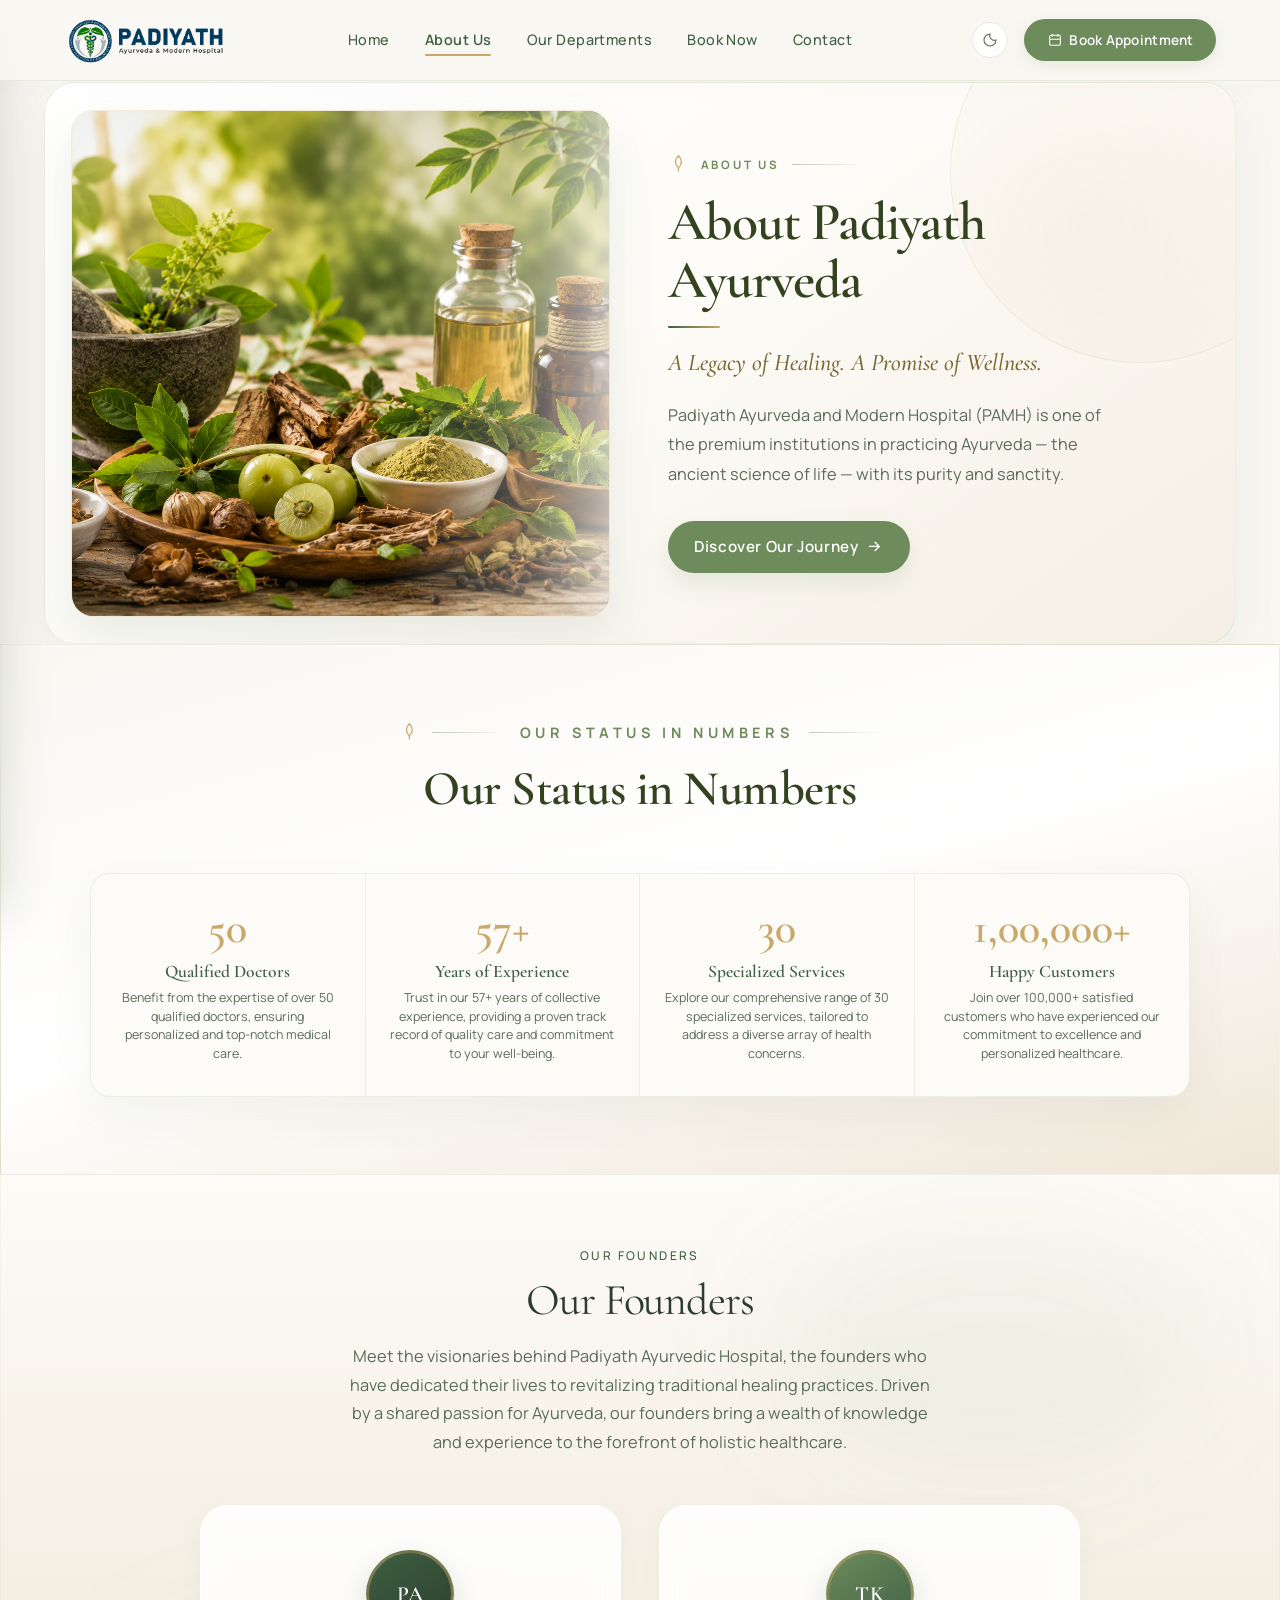
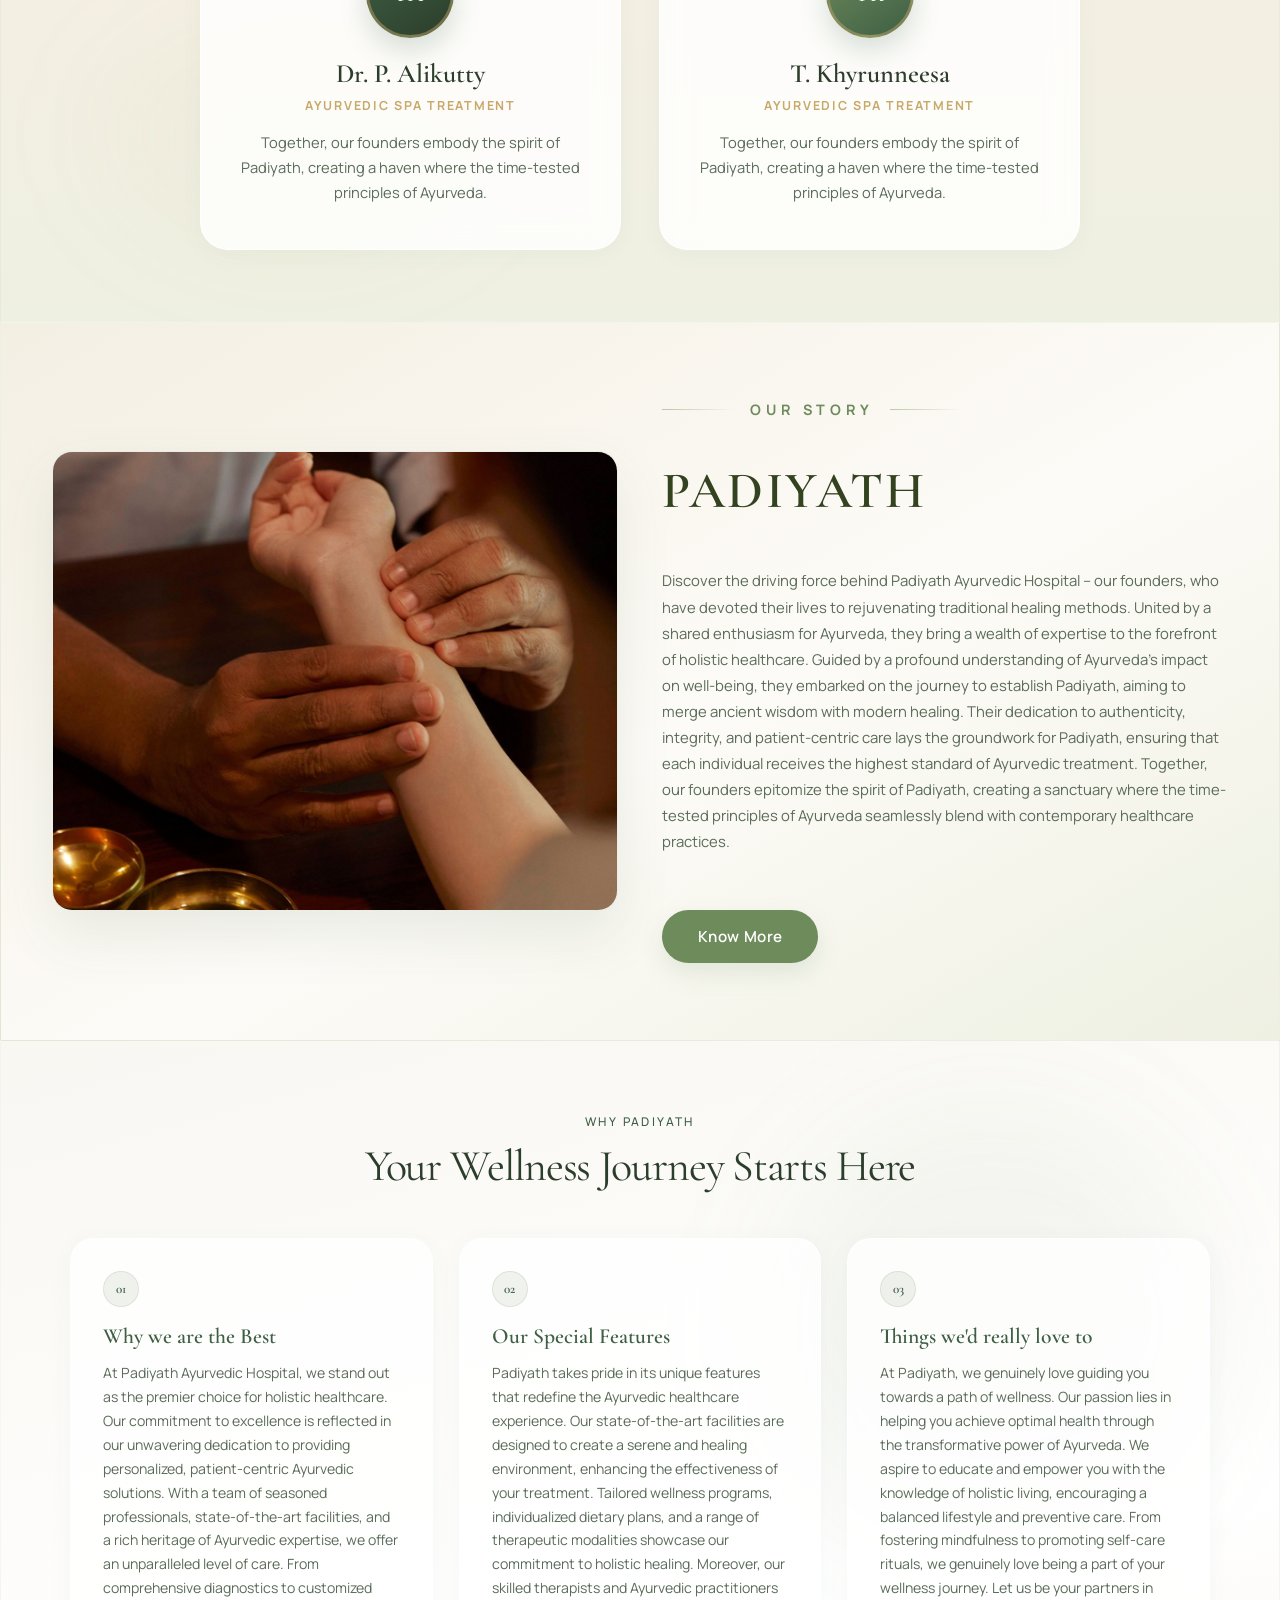
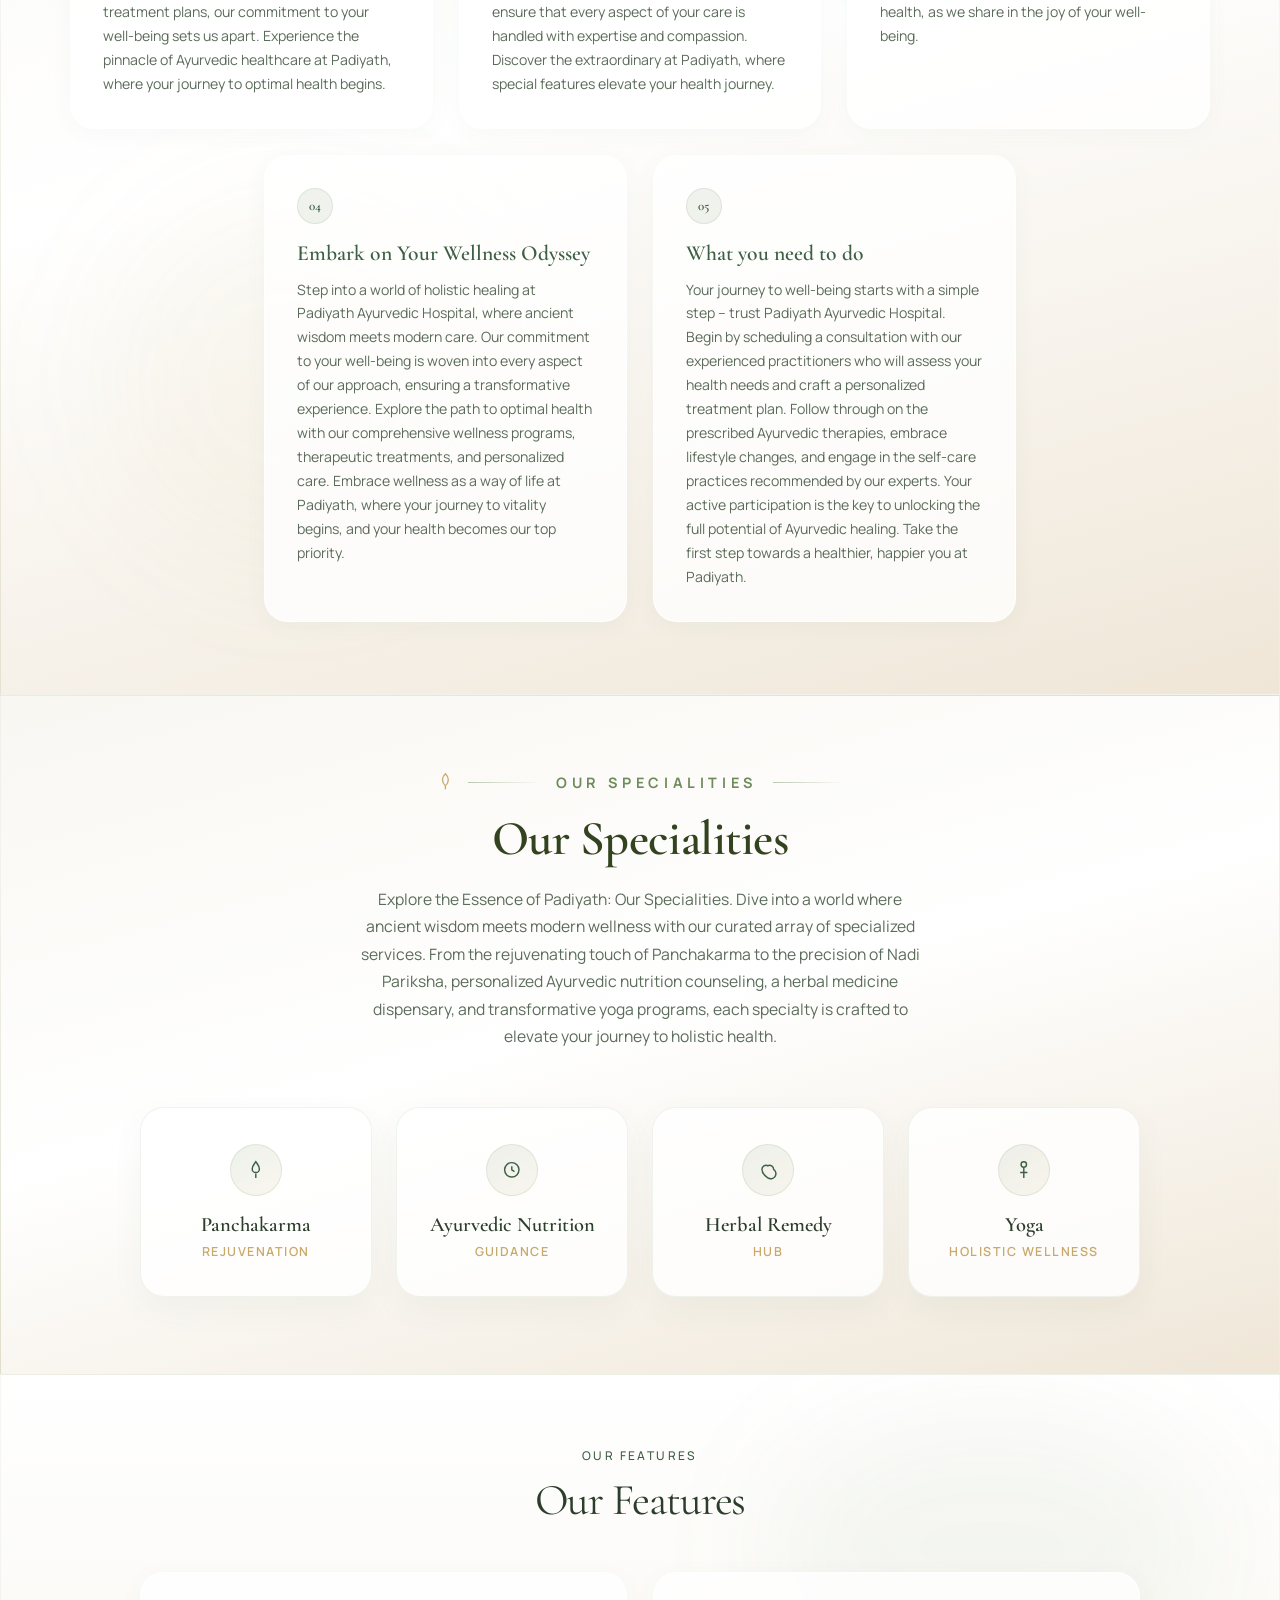
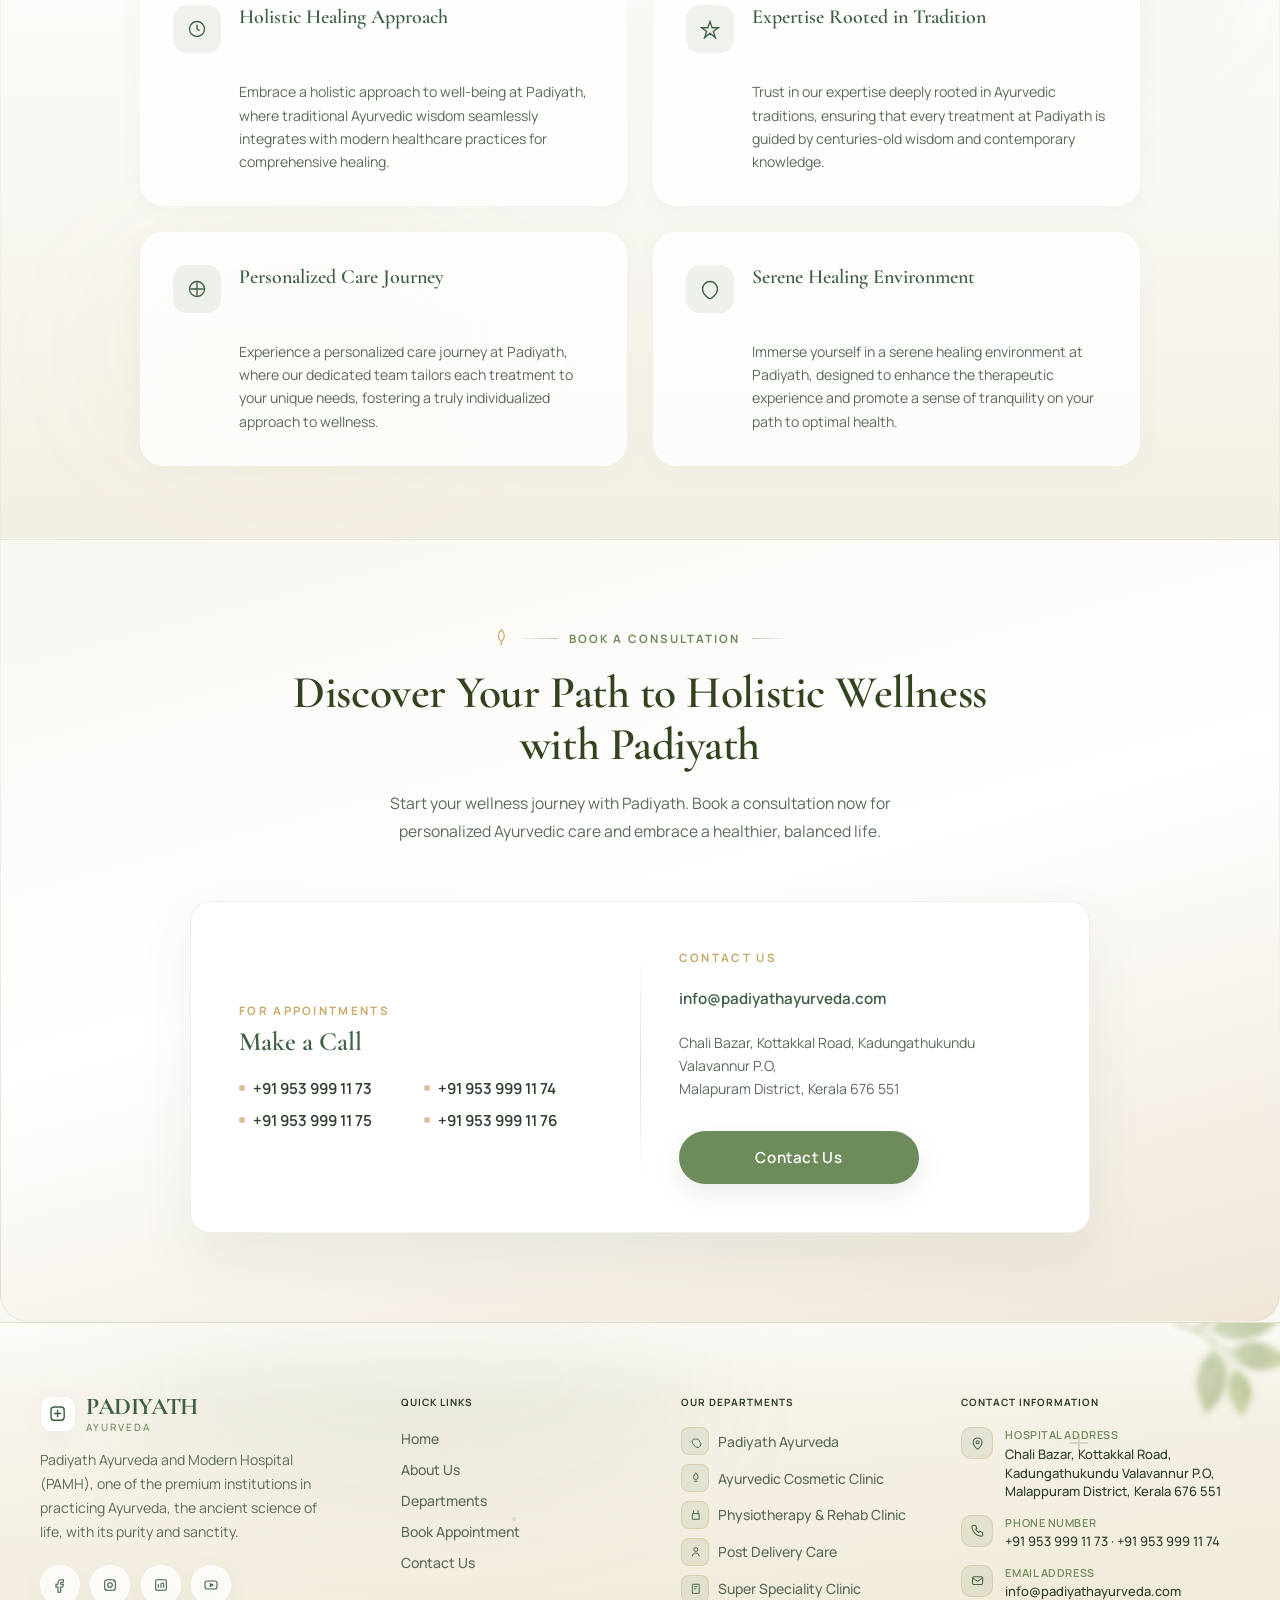
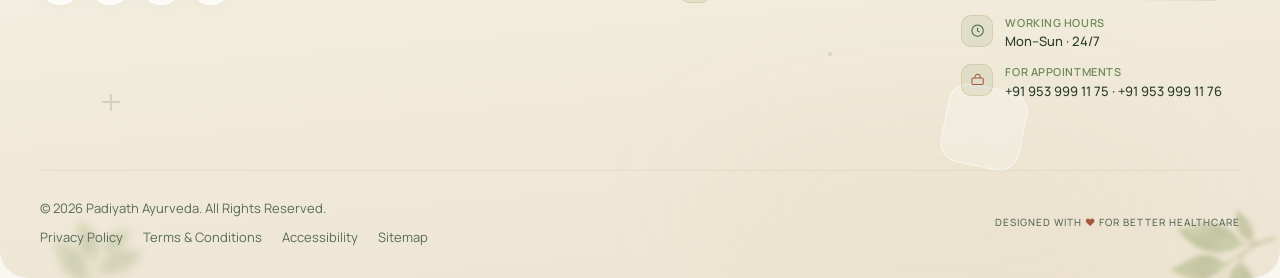
<file: about.html>
<!DOCTYPE html>
<html lang="en">
  <head>
    <meta charset="UTF-8" />
    <meta name="viewport" content="width=device-width, initial-scale=1.0" />
    <title>About Padiyath | Padiyath Ayurveda</title>
    <link rel="preconnect" href="https://fonts.googleapis.com" />
    <link rel="preconnect" href="https://fonts.gstatic.com" crossorigin />
    <link
      href="https://fonts.googleapis.com/css2?family=Cormorant+Garamond:ital,wght@0,300;0,400;0,500;0,600;0,700;1,400&family=Playfair+Display:wght@500;600;700;800&family=Manrope:wght@300;400;500;600;700;800&family=Inter:wght@300;400;500;600&display=swap"
      rel="stylesheet"
    />
    <link rel="stylesheet" href="assets/css/styles.css?v=1.10.4" />
  </head>
  <body>
    <div class="nav-drawer" id="nav-drawer" aria-hidden="true" inert>
      <div class="nav-drawer-header">
        <span class="nav-drawer-brand">PADIYATH</span>
        <button type="button" class="nav-drawer-close" id="nav-drawer-close" aria-label="Close menu">
          <svg viewBox="0 0 24 24" fill="none" aria-hidden="true">
            <path d="M6 6l12 12M18 6L6 18" />
          </svg>
        </button>
      </div>
      <nav class="nav-drawer-links" aria-label="Mobile navigation">
        <a href="index.html" class="nav-drawer-link">
          <svg viewBox="0 0 24 24" fill="none" aria-hidden="true"><path d="M4 10.5 12 4l8 6.5V20a1 1 0 0 1-1 1h-5v-6H10v6H5a1 1 0 0 1-1-1v-9.5Z" /></svg>
          Home
        </a>
        <a href="about.html" class="nav-drawer-link active">
          <svg viewBox="0 0 24 24" fill="none" aria-hidden="true"><rect x="4" y="8" width="16" height="12" rx="1" /><path d="M9 8V6a3 3 0 0 1 6 0v2" /></svg>
          About Us
        </a>
        <a href="departments.html" class="nav-drawer-link">
          <svg viewBox="0 0 24 24" fill="none" aria-hidden="true"><path d="M12 4v16M4 12h16" /><rect x="3" y="3" width="18" height="18" rx="3" /></svg>
          Our Departments
        </a>
        <a href="index.html#appointment" class="nav-drawer-link">
          <svg viewBox="0 0 24 24" fill="none" aria-hidden="true"><rect x="4" y="5" width="16" height="15" rx="2" /><path d="M8 3v4M16 3v4M4 11h16" /></svg>
          Book Now
        </a>
        <a href="contact.html" class="nav-drawer-link">
          <svg viewBox="0 0 24 24" fill="none" aria-hidden="true"><rect x="4" y="6" width="16" height="12" rx="2" /><path d="M4 8l8 5 8-5" /></svg>
          Contact
        </a>
      </nav>
    </div>
    <div class="nav-drawer-overlay" id="nav-drawer-overlay" hidden></div>

    <main class="page-shell" id="about-page">
      <header class="top-nav" aria-label="Primary navigation">
        <div class="nav-brand-group">
          <button type="button" class="nav-menu-btn" id="nav-menu-btn" aria-label="Open menu" aria-expanded="false" aria-controls="nav-drawer">
            <svg viewBox="0 0 24 24" fill="none" aria-hidden="true">
              <path d="M4 7h16M4 12h16M4 17h16" />
            </svg>
          </button>
          <a class="brand" href="index.html" aria-label="Padiyath Ayurveda home">
            <img
              class="brand-logo-img"
              src="assets/images/logo.png"
              alt="Padiyath Ayurveda &amp; Modern Hospital"
              decoding="async"
            />
          </a>
        </div>

        <nav class="nav-links">
          <a href="index.html">Home</a>
          <a class="active" href="about.html">About Us</a>
          <a href="departments.html">Our Departments</a>
          <a href="index.html#appointment">Book Now</a>
          <a href="contact.html">Contact</a>
        </nav>

        <div class="nav-actions">
          <button class="mode-btn nav-mode-btn" aria-label="Toggle dark mode">
            <svg viewBox="0 0 24 24" fill="none" aria-hidden="true">
              <path d="M12 3a9 9 0 1 0 9 9 7 7 0 0 1-9-9Z" />
            </svg>
          </button>
          <a class="book-btn" aria-label="Book Appointment" href="index.html#appointment">
            <svg viewBox="0 0 24 24" fill="none" aria-hidden="true">
              <rect x="4" y="5" width="16" height="15" rx="2" />
              <path d="M8 3v4M16 3v4M4 11h16" />
            </svg>
            Book Appointment
          </a>
        </div>
      </header>


      <section class="about-section abt-intro-section" id="about-padiyath" aria-labelledby="intro-heading">
        <div class="abt-intro-shell">
          <div class="about-main">
            <div class="about-visual reveal">
              <div class="about-image-wrap">
                <img
                  class="about-image"
                  src="assets/images/about_ayurveda_herbs.png"
                  alt="Ayurvedic herbs, oils and traditional preparations at Padiyath Ayurveda"
                  width="1024"
                  height="576"
                  loading="lazy"
                  decoding="async"
                />
              </div>
            </div>
            <div class="about-content reveal reveal-delay-1">
              <div class="about-content-inner">
                <div class="abt-kicker">
                  <span class="abt-kicker-leaf" aria-hidden="true">
                    <svg viewBox="0 0 24 24" fill="none" stroke="currentColor" stroke-width="1.5">
                      <path d="M12 2C7.5 6 7.5 12 12 16c4.5-4 4.5-10 0-14z"/>
                      <path d="M12 16v4"/>
                    </svg>
                  </span>
                  <span class="abt-kicker-label">About Us</span>
                  <span class="abt-kicker-line" aria-hidden="true"></span>
                </div>
                <h1 id="intro-heading">About Padiyath Ayurveda</h1>
                <p class="about-tagline">A Legacy of Healing. A Promise of Wellness.</p>
                <p class="about-description">
                  Padiyath Ayurveda and Modern Hospital (PAMH) is one of the premium institutions in
                  practicing Ayurveda — the ancient science of life — with its purity and sanctity.
                </p>
                <a class="btn-primary about-cta" href="#our-story">
                  Discover Our Journey
                  <svg viewBox="0 0 24 24" fill="none" aria-hidden="true"><path d="M5 12h14M13 6l6 6-6 6" /></svg>
                </a>
              </div>
            </div>
          </div>
        </div>
      </section>

      <section class="impact-section impact-premium" id="our-status" aria-labelledby="status-heading">
        <header class="impact-header reveal">
          <div class="abt-kicker">
            <span class="abt-kicker-leaf" aria-hidden="true">
              <svg viewBox="0 0 24 24" fill="none" stroke="currentColor" stroke-width="1.5">
                <path d="M12 2C7.5 6 7.5 12 12 16c4.5-4 4.5-10 0-14z"/>
                <path d="M12 16v4"/>
              </svg>
            </span>
            <span class="abt-kicker-label">
              <span class="abt-kicker-line" aria-hidden="true"></span>
              Our Status in Numbers
              <span class="abt-kicker-line" aria-hidden="true"></span>
            </span>
          </div>
          <h2 id="status-heading" class="impact-heading">Our Status in Numbers</h2>
        </header>

        <div class="impact-stats reveal reveal-delay-1" role="list">
          <article class="impact-stat" role="listitem">
            <p class="impact-stat-value">
              <span class="impact-count" data-target="50" data-suffix="">0</span>
            </p>
            <h3>Qualified Doctors</h3>
            <p>Benefit from the expertise of over 50 qualified doctors, ensuring personalized and top-notch medical care.</p>
          </article>

          <article class="impact-stat" role="listitem">
            <p class="impact-stat-value">
              <span class="impact-count" data-target="57" data-suffix="+">0</span>
            </p>
            <h3>Years of Experience</h3>
            <p>Trust in our 57+ years of collective experience, providing a proven track record of quality care and commitment to your well-being.</p>
          </article>

          <article class="impact-stat" role="listitem">
            <p class="impact-stat-value">
              <span class="impact-count" data-target="30" data-suffix="">0</span>
            </p>
            <h3>Specialized Services</h3>
            <p>Explore our comprehensive range of 30 specialized services, tailored to address a diverse array of health concerns.</p>
          </article>

          <article class="impact-stat" role="listitem">
            <p class="impact-stat-value">
              <span class="impact-count" data-target="100000" data-suffix="+">0</span>
            </p>
            <h3>Happy Customers</h3>
            <p>Join over 100,000+ satisfied customers who have experienced our commitment to excellence and personalized healthcare.</p>
          </article>
        </div>
      </section>

      <section class="abt-vm-section abt-vm-section--founders" id="our-founders" aria-labelledby="founders-heading">
        <div class="abt-vm-bg" aria-hidden="true">
          <div class="abt-vm-glow abt-vm-glow--1"></div>
          <div class="abt-vm-glow abt-vm-glow--2"></div>
        </div>
        <header class="abt-section-header reveal">
          <p class="about-label">Our Founders</p>
          <h2 id="founders-heading">Our Founders</h2>
          <p class="abt-section-intro">
            Meet the visionaries behind Padiyath Ayurvedic Hospital, the founders who have dedicated
            their lives to revitalizing traditional healing practices. Driven by a shared passion for
            Ayurveda, our founders bring a wealth of knowledge and experience to the forefront of
            holistic healthcare.
          </p>
        </header>
        <div class="abt-founder-grid reveal">
          <article class="abt-founder-card">
            <div class="abt-founder-portrait" aria-hidden="true">PA</div>
            <h3>Dr. P. Alikutty</h3>
            <p class="abt-founder-role">Ayurvedic Spa Treatment</p>
            <p class="abt-founder-bio">Together, our founders embody the spirit of Padiyath, creating a haven where the time-tested principles of Ayurveda.</p>
          </article>
          <article class="abt-founder-card">
            <div class="abt-founder-portrait abt-founder-portrait--alt" aria-hidden="true">TK</div>
            <h3>T. Khyrunneesa</h3>
            <p class="abt-founder-role">Ayurvedic Spa Treatment</p>
            <p class="abt-founder-bio">Together, our founders embody the spirit of Padiyath, creating a haven where the time-tested principles of Ayurveda.</p>
          </article>
        </div>
      </section>

      <section class="heritage-section heritage-section--story" id="our-story" aria-labelledby="story-heading">
        <div class="heritage-inner">
          <div class="heritage-media reveal">
            <img
              class="heritage-image"
              src="assets/images/ac7262518f2c40dec5be7b1a4511d96e.jpg"
              alt="Traditional Ayurvedic pulse diagnosis at Padiyath Ayurveda"
              width="800"
              height="1000"
              loading="lazy"
              decoding="async"
            />
          </div>
          <div class="heritage-content reveal reveal-delay-1">
            <div class="abt-kicker heritage-kicker">
              <span class="abt-kicker-label">
                <span class="abt-kicker-line" aria-hidden="true"></span>
                Our Story
                <span class="abt-kicker-line" aria-hidden="true"></span>
              </span>
            </div>
            <h2 id="story-heading" class="heritage-heading">Padiyath</h2>
            <p class="heritage-desc">
              Discover the driving force behind Padiyath Ayurvedic Hospital – our founders, who have
              devoted their lives to rejuvenating traditional healing methods. United by a shared
              enthusiasm for Ayurveda, they bring a wealth of expertise to the forefront of holistic
              healthcare. Guided by a profound understanding of Ayurveda's impact on well-being, they
              embarked on the journey to establish Padiyath, aiming to merge ancient wisdom with modern
              healing. Their dedication to authenticity, integrity, and patient-centric care lays the
              groundwork for Padiyath, ensuring that each individual receives the highest standard of
              Ayurvedic treatment. Together, our founders epitomize the spirit of Padiyath, creating a
              sanctuary where the time-tested principles of Ayurveda seamlessly blend with contemporary
              healthcare practices.
            </p>
            <a class="btn-primary" href="departments.html">Know More</a>
          </div>
        </div>
      </section>

      <section class="abt-vm-section abt-vm-section--pillars" id="why-best" aria-labelledby="why-best-heading">
        <div class="abt-vm-bg" aria-hidden="true">
          <div class="abt-vm-glow abt-vm-glow--1"></div>
          <div class="abt-vm-glow abt-vm-glow--2"></div>
        </div>
        <header class="abt-section-header reveal">
          <p class="about-label">Why Padiyath</p>
          <h2 id="why-best-heading">Your Wellness Journey Starts Here</h2>
        </header>
        <div class="abt-pillar-grid reveal">
          <article class="abt-pillar-card">
            <span class="abt-pillar-num" aria-hidden="true">01</span>
            <h3>Why we are the Best</h3>
            <p>
              At Padiyath Ayurvedic Hospital, we stand out as the premier choice for holistic healthcare.
              Our commitment to excellence is reflected in our unwavering dedication to providing
              personalized, patient-centric Ayurvedic solutions. With a team of seasoned professionals,
              state-of-the-art facilities, and a rich heritage of Ayurvedic expertise, we offer an
              unparalleled level of care. From comprehensive diagnostics to customized treatment plans,
              our commitment to your well-being sets us apart. Experience the pinnacle of Ayurvedic
              healthcare at Padiyath, where your journey to optimal health begins.
            </p>
          </article>
          <article class="abt-pillar-card">
            <span class="abt-pillar-num" aria-hidden="true">02</span>
            <h3>Our Special Features</h3>
            <p>
              Padiyath takes pride in its unique features that redefine the Ayurvedic healthcare
              experience. Our state-of-the-art facilities are designed to create a serene and healing
              environment, enhancing the effectiveness of your treatment. Tailored wellness programs,
              individualized dietary plans, and a range of therapeutic modalities showcase our commitment
              to holistic healing. Moreover, our skilled therapists and Ayurvedic practitioners ensure
              that every aspect of your care is handled with expertise and compassion. Discover the
              extraordinary at Padiyath, where special features elevate your health journey.
            </p>
          </article>
          <article class="abt-pillar-card">
            <span class="abt-pillar-num" aria-hidden="true">03</span>
            <h3>Things we'd really love to</h3>
            <p>
              At Padiyath, we genuinely love guiding you towards a path of wellness. Our passion lies in
              helping you achieve optimal health through the transformative power of Ayurveda. We aspire
              to educate and empower you with the knowledge of holistic living, encouraging a balanced
              lifestyle and preventive care. From fostering mindfulness to promoting self-care rituals,
              we genuinely love being a part of your wellness journey. Let us be your partners in health,
              as we share in the joy of your well-being.
            </p>
          </article>
          <article class="abt-pillar-card">
            <span class="abt-pillar-num" aria-hidden="true">04</span>
            <h3>Embark on Your Wellness Odyssey</h3>
            <p>
              Step into a world of holistic healing at Padiyath Ayurvedic Hospital, where ancient wisdom
              meets modern care. Our commitment to your well-being is woven into every aspect of our
              approach, ensuring a transformative experience. Explore the path to optimal health with our
              comprehensive wellness programs, therapeutic treatments, and personalized care. Embrace
              wellness as a way of life at Padiyath, where your journey to vitality begins, and your
              health becomes our top priority.
            </p>
          </article>
          <article class="abt-pillar-card">
            <span class="abt-pillar-num" aria-hidden="true">05</span>
            <h3>What you need to do</h3>
            <p>
              Your journey to well-being starts with a simple step – trust Padiyath Ayurvedic Hospital.
              Begin by scheduling a consultation with our experienced practitioners who will assess your
              health needs and craft a personalized treatment plan. Follow through on the prescribed
              Ayurvedic therapies, embrace lifestyle changes, and engage in the self-care practices
              recommended by our experts. Your active participation is the key to unlocking the full
              potential of Ayurvedic healing. Take the first step towards a healthier, happier you at
              Padiyath.
            </p>
          </article>
        </div>
      </section>

      <section class="why-section why-premium" id="our-specialities" aria-labelledby="specialities-heading">
        <header class="why-header reveal">
          <div class="abt-kicker">
            <span class="abt-kicker-leaf" aria-hidden="true">
              <svg viewBox="0 0 24 24" fill="none" stroke="currentColor" stroke-width="1.5">
                <path d="M12 2C7.5 6 7.5 12 12 16c4.5-4 4.5-10 0-14z"/>
                <path d="M12 16v4"/>
              </svg>
            </span>
            <span class="abt-kicker-label">
              <span class="abt-kicker-line" aria-hidden="true"></span>
              Our Specialities
              <span class="abt-kicker-line" aria-hidden="true"></span>
            </span>
          </div>
          <h2 id="specialities-heading" class="why-heading">Our Specialities</h2>
          <p class="why-intro">
            Explore the Essence of Padiyath: Our Specialities. Dive into a world where ancient wisdom
            meets modern wellness with our curated array of specialized services. From the rejuvenating
            touch of Panchakarma to the precision of Nadi Pariksha, personalized Ayurvedic nutrition
            counseling, a herbal medicine dispensary, and transformative yoga programs, each specialty is
            crafted to elevate your journey to holistic health.
          </p>
        </header>

        <div class="abt-spec-grid reveal">
          <article class="abt-spec-card">
            <span class="abt-spec-icon" aria-hidden="true">
              <svg viewBox="0 0 24 24" fill="none"><path d="M12 3c-2 3-4 5-4 8a4 4 0 0 0 8 0c0-3-2-5-4-8Z" /><path d="M12 16v5" /></svg>
            </span>
            <h3>Panchakarma</h3>
            <p>Rejuvenation</p>
          </article>
          <article class="abt-spec-card">
            <span class="abt-spec-icon" aria-hidden="true">
              <svg viewBox="0 0 24 24" fill="none"><circle cx="12" cy="12" r="8" /><path d="M12 8v4l3 2" /></svg>
            </span>
            <h3>Ayurvedic Nutrition</h3>
            <p>Guidance</p>
          </article>
          <article class="abt-spec-card">
            <span class="abt-spec-icon" aria-hidden="true">
              <svg viewBox="0 0 24 24" fill="none"><path d="M12 21s-6.5-4.35-6.5-9.5A4.5 4.5 0 0 1 12 7.5a4.5 4.5 0 0 1 6.5 4A4.5 4.5 0 0 1 12 21Z" /></svg>
            </span>
            <h3>Herbal Remedy</h3>
            <p>Hub</p>
          </article>
          <article class="abt-spec-card">
            <span class="abt-spec-icon" aria-hidden="true">
              <svg viewBox="0 0 24 24" fill="none"><circle cx="12" cy="6" r="3" /><path d="M12 9v12M8 15h8" /></svg>
            </span>
            <h3>Yoga</h3>
            <p>Holistic Wellness</p>
          </article>
        </div>
      </section>

      <section class="abt-vm-section abt-vm-section--features" id="our-features" aria-labelledby="features-heading">
        <div class="abt-vm-bg" aria-hidden="true">
          <div class="abt-vm-glow abt-vm-glow--1"></div>
          <div class="abt-vm-glow abt-vm-glow--2"></div>
        </div>
        <header class="abt-section-header reveal">
          <p class="about-label">Our Features</p>
          <h2 id="features-heading">Our Features</h2>
        </header>
        <div class="abt-feature-grid reveal">
          <article class="abt-feature-card">
            <span class="abt-feature-icon" aria-hidden="true">
              <svg viewBox="0 0 24 24" fill="none"><circle cx="12" cy="12" r="9" /><path d="M12 7v5l3 2" /></svg>
            </span>
            <h3>Holistic Healing Approach</h3>
            <p>
              Embrace a holistic approach to well-being at Padiyath, where traditional Ayurvedic wisdom
              seamlessly integrates with modern healthcare practices for comprehensive healing.
            </p>
          </article>
          <article class="abt-feature-card">
            <span class="abt-feature-icon" aria-hidden="true">
              <svg viewBox="0 0 24 24" fill="none"><path d="M12 3l2.5 7.5H22l-6 4.5 2.5 7.5L12 17l-6.5 5.5 2.5-7.5-6-4.5h7.5L12 3Z" /></svg>
            </span>
            <h3>Expertise Rooted in Tradition</h3>
            <p>
              Trust in our expertise deeply rooted in Ayurvedic traditions, ensuring that every treatment
              at Padiyath is guided by centuries-old wisdom and contemporary knowledge.
            </p>
          </article>
          <article class="abt-feature-card">
            <span class="abt-feature-icon" aria-hidden="true">
              <svg viewBox="0 0 24 24" fill="none"><path d="M4 12h16M12 4v16" /><circle cx="12" cy="12" r="9" /></svg>
            </span>
            <h3>Personalized Care Journey</h3>
            <p>
              Experience a personalized care journey at Padiyath, where our dedicated team tailors each
              treatment to your unique needs, fostering a truly individualized approach to wellness.
            </p>
          </article>
          <article class="abt-feature-card">
            <span class="abt-feature-icon" aria-hidden="true">
              <svg viewBox="0 0 24 24" fill="none"><path d="M12 3a9 9 0 0 0-9 9c0 7.5 9 12 9 12s9-4.5 9-12a9 9 0 0 0-9-9Z" /></svg>
            </span>
            <h3>Serene Healing Environment</h3>
            <p>
              Immerse yourself in a serene healing environment at Padiyath, designed to enhance the
              therapeutic experience and promote a sense of tranquility on your path to optimal health.
            </p>
          </article>
        </div>
      </section>

      <section class="book-section book-premium" id="appointment" aria-labelledby="wellness-cta-heading">
        <header class="book-header reveal">
          <div class="abt-kicker">
            <span class="abt-kicker-leaf" aria-hidden="true">
              <svg viewBox="0 0 24 24" fill="none" stroke="currentColor" stroke-width="1.5">
                <path d="M12 2C7.5 6 7.5 12 12 16c4.5-4 4.5-10 0-14z"/>
                <path d="M12 16v4"/>
              </svg>
            </span>
            <span class="abt-kicker-label">
              <span class="abt-kicker-line" aria-hidden="true"></span>
              Book a Consultation
              <span class="abt-kicker-line" aria-hidden="true"></span>
            </span>
          </div>
          <h2 id="wellness-cta-heading" class="book-heading">Discover Your Path to Holistic Wellness with Padiyath</h2>
          <p class="book-intro">
            Start your wellness journey with Padiyath. Book a consultation now for personalized
            Ayurvedic care and embrace a healthier, balanced life.
          </p>
        </header>

        <div class="abt-cta-panel reveal">
          <div class="abt-cta-col">
            <p class="abt-cta-label">For Appointments</p>
            <h3 class="abt-cta-title">Make a Call</h3>
            <ul class="abt-cta-phones">
              <li><a href="tel:+919539991173">+91 953 999 11 73</a></li>
              <li><a href="tel:+919539991174">+91 953 999 11 74</a></li>
              <li><a href="tel:+919539991175">+91 953 999 11 75</a></li>
              <li><a href="tel:+919539991176">+91 953 999 11 76</a></li>
            </ul>
          </div>
          <div class="abt-cta-divider" aria-hidden="true"></div>
          <div class="abt-cta-col abt-cta-col--action">
            <p class="abt-cta-label">Contact Us</p>
            <p class="abt-cta-email"><a href="mailto:info@padiyathayurveda.com">info@padiyathayurveda.com</a></p>
            <p class="abt-cta-address">
              Chali Bazar, Kottakkal Road, Kadungathukundu Valavannur P.O,<br />
              Malapuram District, Kerala 676 551
            </p>
            <a class="btn-primary" href="contact.html">Contact Us</a>
          </div>
        </div>
      </section>

    </main>

    <button class="back-to-top" id="back-to-top" type="button" aria-label="Back to top" tabindex="-1" aria-hidden="true">
      <svg viewBox="0 0 24 24" fill="none" aria-hidden="true">
        <path d="M12 5v14M5 12l7-7 7 7" />
      </svg>
    </button>

    <footer class="site-footer reveal" id="site-footer">
      <div class="foot-cursor-glow" aria-hidden="true"></div>
      <div class="foot-leaf-deco" aria-hidden="true">
        <img class="foot-leaf foot-leaf--tl" src="assets/images/leaf_deco.png" alt="" loading="lazy" decoding="async" />
        <img class="foot-leaf foot-leaf--tr" src="assets/images/leaf_deco.png" alt="" loading="lazy" decoding="async" />
        <img class="foot-leaf foot-leaf--bl" src="assets/images/leaf_deco.png" alt="" loading="lazy" decoding="async" />
        <img class="foot-leaf foot-leaf--br" src="assets/images/leaf_deco.png" alt="" loading="lazy" decoding="async" />
      </div>
      <div class="foot-bg" aria-hidden="true">
        <div class="foot-bg-glow foot-bg-glow--1"></div>
        <div class="foot-bg-glow foot-bg-glow--2"></div>
        <div class="foot-bg-wave"></div>
        <div class="foot-deco foot-deco--plus foot-deco--1"></div>
        <div class="foot-deco foot-deco--plus foot-deco--2"></div>
        <div class="foot-deco foot-deco--line"></div>
        <div class="foot-particle foot-particle--1"></div>
        <div class="foot-particle foot-particle--2"></div>
        <div class="foot-glass-shape"></div>
      </div>

      <div class="footer-inner">
        <div class="footer-grid">
          <div class="footer-col footer-col--brand">
            <a class="footer-brand" href="index.html" aria-label="Padiyath Ayurveda home">
              <span class="footer-brand-icon" aria-hidden="true">
                <svg viewBox="0 0 24 24" fill="none">
                  <rect x="3.75" y="3.75" width="16.5" height="16.5" rx="4" />
                  <path d="M12 7.5v9M7.5 12h9" />
                </svg>
              </span>
              <span class="footer-brand-text">
                <strong>PADIYATH</strong>
                <small>AYURVEDA</small>
              </span>
            </a>
            <p class="footer-desc">
              Padiyath Ayurveda and Modern Hospital (PAMH), one of the premium institutions in
              practicing Ayurveda, the ancient science of life, with its purity and sanctity.
            </p>
            <div class="footer-social" aria-label="Social media">
              <a class="footer-social-link" href="#" aria-label="Facebook">
                <svg viewBox="0 0 24 24" fill="none"><path d="M14 8h3V4h-3c-2.8 0-5 2.2-5 5v2H6v4h3v8h4v-8h3l1-4h-4V9c0-.6.4-1 1-1Z" /></svg>
              </a>
              <a class="footer-social-link" href="#" aria-label="Instagram">
                <svg viewBox="0 0 24 24" fill="none"><rect x="4" y="4" width="16" height="16" rx="4" /><circle cx="12" cy="12" r="3.5" /><circle cx="17.5" cy="6.5" r="1" fill="currentColor" stroke="none" /></svg>
              </a>
              <a class="footer-social-link" href="#" aria-label="LinkedIn">
                <svg viewBox="0 0 24 24" fill="none"><rect x="4" y="4" width="16" height="16" rx="2" /><path d="M8 11v5M8 8v.01M12 16v-5c0-1.1.9-2 2-2s2 .9 2 2v5" /></svg>
              </a>
              <a class="footer-social-link" href="#" aria-label="YouTube">
                <svg viewBox="0 0 24 24" fill="none"><rect x="3" y="6" width="18" height="12" rx="3" /><path d="M11 10l4 2-4 2v-4Z" /></svg>
              </a>
            </div>
          </div>

          <div class="footer-col">
            <h4 class="footer-heading">Quick Links</h4>
            <ul class="footer-links">
              <li><a href="index.html">Home</a></li>
              <li><a href="about.html">About Us</a></li>
              <li><a href="index.html#featured-departments">Departments</a></li>
              <li><a href="index.html#appointment">Book Appointment</a></li>
              <li><a href="contact.html">Contact Us</a></li>
            </ul>
          </div>

          <div class="footer-col">
            <h4 class="footer-heading">Our Departments</h4>
            <ul class="footer-dept-list">
              <li>
                <a href="department.html?dept=padiyath-ayurveda">
                  <span class="footer-dept-icon" aria-hidden="true">
                    <svg viewBox="0 0 24 24" fill="none"><path d="M12 21s-6.5-4.35-6.5-9.5A4.5 4.5 0 0 1 12 7.5a4.5 4.5 0 0 1 6.5 4A4.5 4.5 0 0 1 12 21Z" /></svg>
                  </span>
                  Padiyath Ayurveda
                </a>
              </li>
              <li>
                <a href="department.html?dept=ayurvedic-cosmetic-clinic">
                  <span class="footer-dept-icon" aria-hidden="true">
                    <svg viewBox="0 0 24 24" fill="none"><path d="M12 3c-2 3-4 5-4 8a4 4 0 0 0 8 0c0-3-2-5-4-8Z" /><path d="M9 18h6" /></svg>
                  </span>
                  Ayurvedic Cosmetic Clinic
                </a>
              </li>
              <li>
                <a href="department.html?dept=physiotherapy-rehab">
                  <span class="footer-dept-icon" aria-hidden="true">
                    <svg viewBox="0 0 24 24" fill="none"><path d="M8 4v6M16 4v6M6 10h12v10H6z" /></svg>
                  </span>
                  Physiotherapy &amp; Rehab Clinic
                </a>
              </li>
              <li>
                <a href="department.html?dept=post-delivery-care">
                  <span class="footer-dept-icon" aria-hidden="true">
                    <svg viewBox="0 0 24 24" fill="none"><circle cx="12" cy="8" r="3.5" /><path d="M6 20c0-3.3 2.7-6 6-6s6 2.7 6 6" /></svg>
                  </span>
                  Post Delivery Care
                </a>
              </li>
              <li>
                <a href="department.html?dept=super-speciality-clinic">
                  <span class="footer-dept-icon" aria-hidden="true">
                    <svg viewBox="0 0 24 24" fill="none"><path d="M6 4h12v16H6z" /><path d="M9 8h6M9 12h4" /></svg>
                  </span>
                  Super Speciality Clinic
                </a>
              </li>
            </ul>
          </div>

          <div class="footer-col">
            <h4 class="footer-heading">Contact Information</h4>
            <ul class="footer-contact-list">
              <li>
                <span class="footer-contact-icon" aria-hidden="true">
                  <svg viewBox="0 0 24 24" fill="none"><path d="M12 21s-7-5.4-7-11a7 7 0 0 1 14 0c0 5.6-7 11-7 11Z" /><circle cx="12" cy="10" r="2.5" /></svg>
                </span>
                <div>
                  <p class="footer-contact-label">Hospital Address</p>
                  <p class="footer-contact-value">Chali Bazar, Kottakkal Road, Kadungathukundu Valavannur P.O, Malappuram District, Kerala 676 551</p>
                </div>
              </li>
              <li>
                <span class="footer-contact-icon" aria-hidden="true">
                  <svg viewBox="0 0 24 24" fill="none"><path d="M5 4h4l2 5-2 1a11 11 0 0 0 5 5l1-2 5 2v4a2 2 0 0 1-2 2A16 16 0 0 1 3 6a2 2 0 0 1 2-2Z" /></svg>
                </span>
                <div>
                  <p class="footer-contact-label">Phone Number</p>
                  <p class="footer-contact-value">+91 953 999 11 73 · +91 953 999 11 74</p>
                </div>
              </li>
              <li>
                <span class="footer-contact-icon" aria-hidden="true">
                  <svg viewBox="0 0 24 24" fill="none"><rect x="4" y="6" width="16" height="12" rx="2" /><path d="M4 8l8 5 8-5" /></svg>
                </span>
                <div>
                  <p class="footer-contact-label">Email Address</p>
                  <p class="footer-contact-value">info@padiyathayurveda.com</p>
                </div>
              </li>
              <li>
                <span class="footer-contact-icon" aria-hidden="true">
                  <svg viewBox="0 0 24 24" fill="none"><circle cx="12" cy="12" r="9" /><path d="M12 7.5v5l3 2" /></svg>
                </span>
                <div>
                  <p class="footer-contact-label">Working Hours</p>
                  <p class="footer-contact-value">Mon–Sun · 24/7</p>
                </div>
              </li>
              <li>
                <span class="footer-contact-icon footer-contact-icon--red" aria-hidden="true">
                  <svg viewBox="0 0 24 24" fill="none"><rect x="3" y="8" width="18" height="10" rx="2" /><path d="M8 8V6a4 4 0 0 1 8 0v2" /></svg>
                </span>
                <div>
                  <p class="footer-contact-label">For Appointments</p>
                  <p class="footer-contact-value">+91 953 999 11 75 · +91 953 999 11 76</p>
                </div>
              </li>
            </ul>
          </div>
        </div>

        <div class="footer-bottom">
          <div class="footer-bottom-left">
            <p class="footer-copy">© 2026 Padiyath Ayurveda. All Rights Reserved.</p>
            <nav class="footer-legal" aria-label="Legal links">
              <a href="#">Privacy Policy</a>
              <a href="#">Terms &amp; Conditions</a>
              <a href="#">Accessibility</a>
              <a href="#">Sitemap</a>
            </nav>
          </div>
          <p class="footer-tagline">Designed with <span aria-label="love">♥</span> for Better Healthcare</p>
        </div>
      </div>
    </footer>

    <script src="assets/js/mobile-nav.js" defer></script>
    <script src="assets/js/index.js" defer></script>
  </body>
</html>
</file>
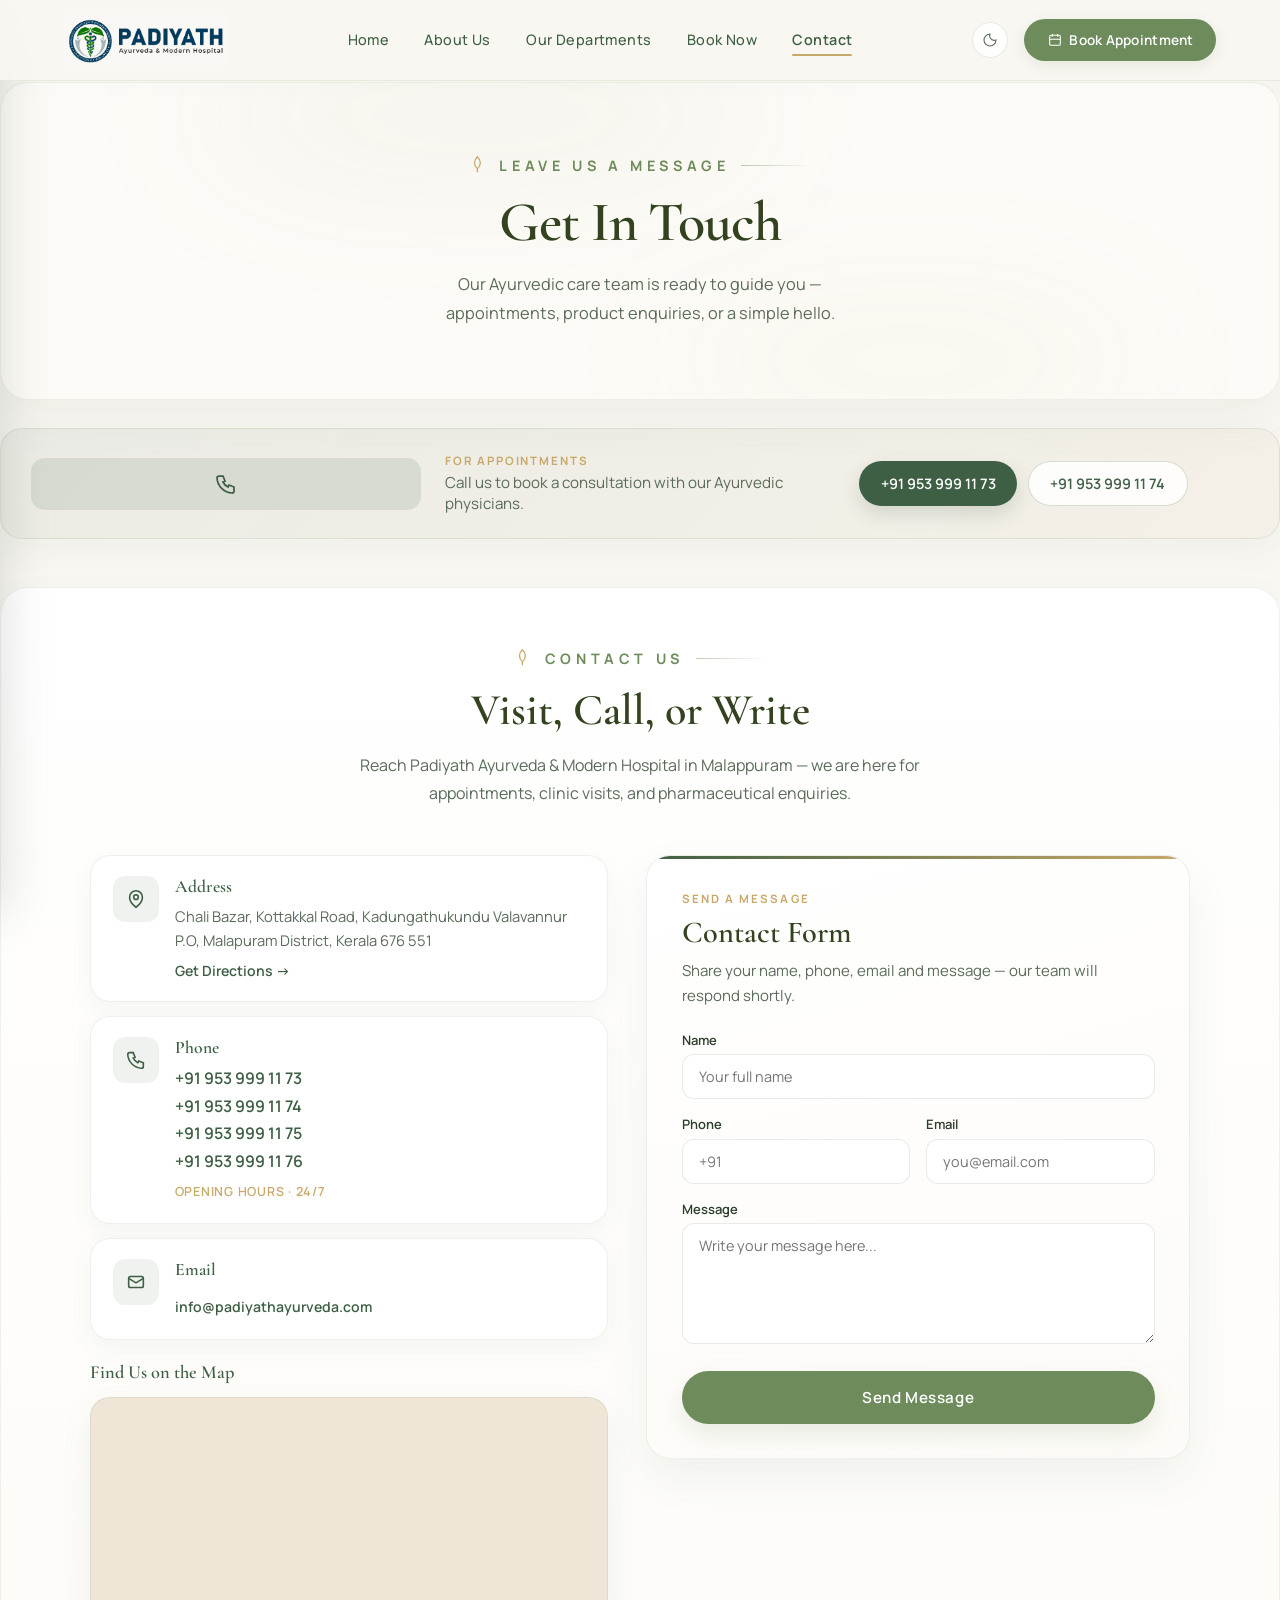
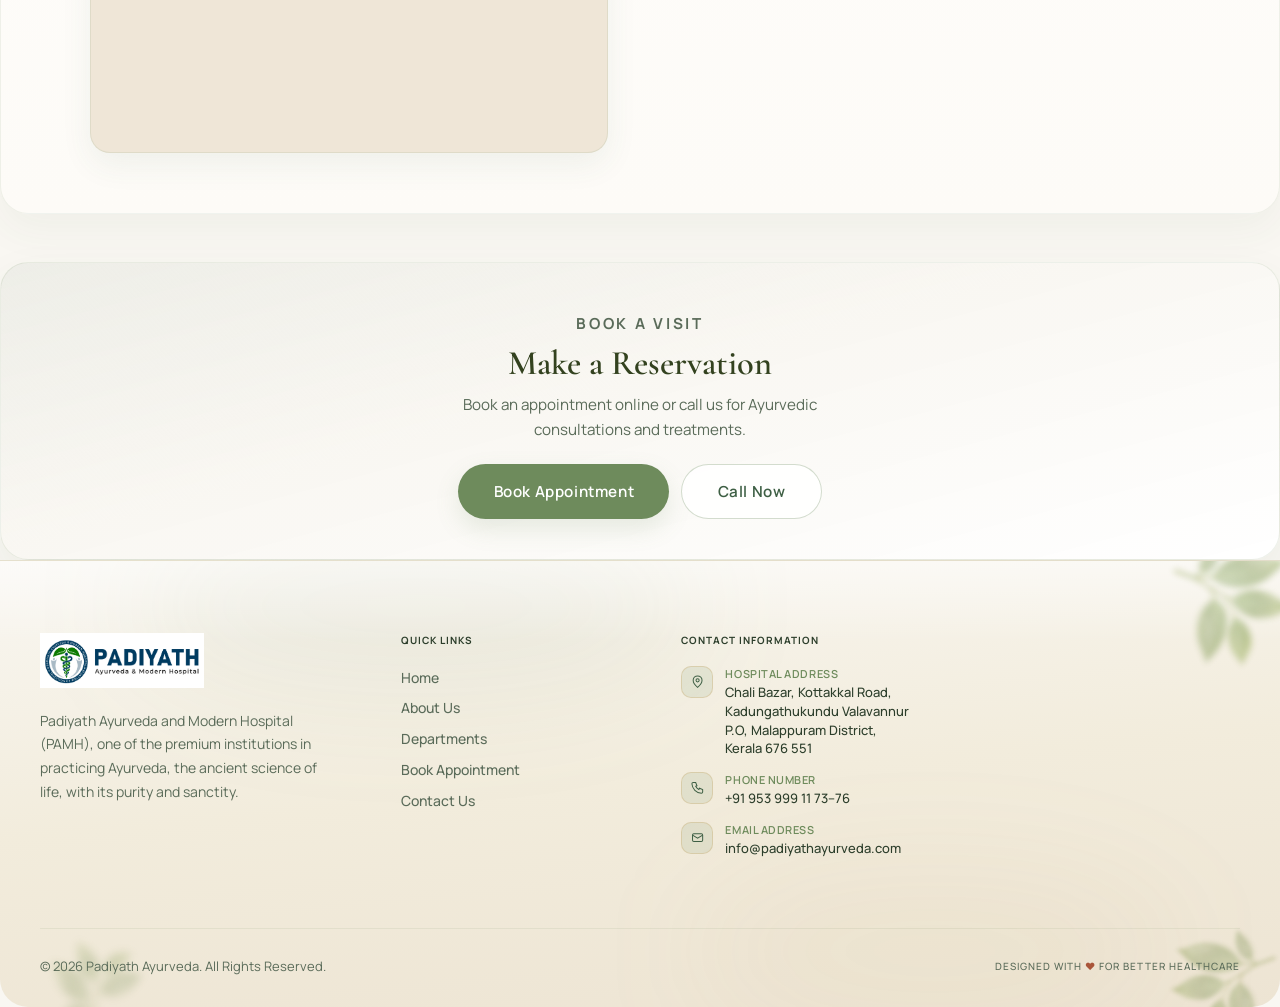
<file: contact.html>
<!DOCTYPE html>
<html lang="en">
  <head>
    <meta charset="UTF-8" />
    <meta name="viewport" content="width=device-width, initial-scale=1.0" />
    <title>Contact | Padiyath Ayurveda</title>
    <link rel="preconnect" href="https://fonts.googleapis.com" />
    <link rel="preconnect" href="https://fonts.gstatic.com" crossorigin />
    <link
      href="https://fonts.googleapis.com/css2?family=Cormorant+Garamond:ital,wght@0,300;0,400;0,500;0,600;0,700;1,400&family=Playfair+Display:wght@500;600;700;800&family=Manrope:wght@300;400;500;600;700;800&family=Inter:wght@300;400;500;600&display=swap"
      rel="stylesheet"
    />
    <link rel="stylesheet" href="assets/css/styles.css?v=1.10.4" />
  </head>
  <body>
    <div class="nav-drawer" id="nav-drawer" aria-hidden="true" inert>
      <div class="nav-drawer-header">
        <img class="nav-drawer-logo-img" src="assets/images/logo.png" alt="Padiyath Ayurveda" decoding="async" />
        <button type="button" class="nav-drawer-close" id="nav-drawer-close" aria-label="Close menu">
          <svg viewBox="0 0 24 24" fill="none" aria-hidden="true">
            <path d="M6 6l12 12M18 6L6 18" />
          </svg>
        </button>
      </div>
      <nav class="nav-drawer-links" aria-label="Mobile navigation">
        <a href="index.html" class="nav-drawer-link">
          <svg viewBox="0 0 24 24" fill="none" aria-hidden="true"><path d="M4 10.5 12 4l8 6.5V20a1 1 0 0 1-1 1h-5v-6H10v6H5a1 1 0 0 1-1-1v-9.5Z" /></svg>
          Home
        </a>
        <a href="about.html" class="nav-drawer-link">
          <svg viewBox="0 0 24 24" fill="none" aria-hidden="true"><rect x="4" y="8" width="16" height="12" rx="1" /><path d="M9 8V6a3 3 0 0 1 6 0v2" /></svg>
          About Us
        </a>
        <a href="departments.html" class="nav-drawer-link">
          <svg viewBox="0 0 24 24" fill="none" aria-hidden="true"><path d="M12 4v16M4 12h16" /><rect x="3" y="3" width="18" height="18" rx="3" /></svg>
          Our Departments
        </a>
        <a href="index.html#appointment" class="nav-drawer-link">
          <svg viewBox="0 0 24 24" fill="none" aria-hidden="true"><rect x="4" y="5" width="16" height="15" rx="2" /><path d="M8 3v4M16 3v4M4 11h16" /></svg>
          Book Now
        </a>
        <a href="contact.html" class="nav-drawer-link active">
          <svg viewBox="0 0 24 24" fill="none" aria-hidden="true"><rect x="4" y="6" width="16" height="12" rx="2" /><path d="M4 8l8 5 8-5" /></svg>
          Contact
        </a>
      </nav>
    </div>
    <div class="nav-drawer-overlay" id="nav-drawer-overlay" hidden></div>

    <main class="page-shell" id="contact-page">
      <header class="top-nav" aria-label="Primary navigation">
        <div class="nav-brand-group">
          <button type="button" class="nav-menu-btn" id="nav-menu-btn" aria-label="Open menu" aria-expanded="false" aria-controls="nav-drawer">
            <svg viewBox="0 0 24 24" fill="none" aria-hidden="true">
              <path d="M4 7h16M4 12h16M4 17h16" />
            </svg>
          </button>
          <a class="brand" href="index.html" aria-label="Padiyath Ayurveda home">
            <img
              class="brand-logo-img"
              src="assets/images/logo.png"
              alt="Padiyath Ayurveda &amp; Modern Hospital"
              decoding="async"
            />
          </a>
        </div>

        <nav class="nav-links">
          <a href="index.html">Home</a>
          <a href="about.html">About Us</a>
          <a href="departments.html">Our Departments</a>
          <a href="index.html#appointment">Book Now</a>
          <a class="active" href="contact.html">Contact</a>
        </nav>

        <div class="nav-actions">
          <button class="mode-btn nav-mode-btn" aria-label="Toggle dark mode">
            <svg viewBox="0 0 24 24" fill="none" aria-hidden="true">
              <path d="M12 3a9 9 0 1 0 9 9 7 7 0 0 1-9-9Z" />
            </svg>
          </button>
          <a class="book-btn" aria-label="Book Appointment" href="index.html#appointment">
            <svg viewBox="0 0 24 24" fill="none" aria-hidden="true">
              <rect x="4" y="5" width="16" height="15" rx="2" />
              <path d="M8 3v4M16 3v4M4 11h16" />
            </svg>
            Book Appointment
          </a>
        </div>
      </header>

      <section class="contact-hero reveal" aria-labelledby="contact-hero-heading">
        <div class="contact-hero-bg" aria-hidden="true">
          <div class="contact-hero-glow contact-hero-glow--1"></div>
          <div class="contact-hero-glow contact-hero-glow--2"></div>
        </div>
        <div class="abt-kicker">
          <span class="abt-kicker-leaf" aria-hidden="true">
            <svg viewBox="0 0 24 24" fill="none" stroke="currentColor" stroke-width="1.5">
              <path d="M12 2C7.5 6 7.5 12 12 16c4.5-4 4.5-10 0-14z"/>
              <path d="M12 16v4"/>
            </svg>
          </span>
          <span class="abt-kicker-label">Leave Us a Message</span>
          <span class="abt-kicker-line" aria-hidden="true"></span>
        </div>
        <h1 id="contact-hero-heading">Get In Touch</h1>
        <p class="contact-hero-lead">
          Our Ayurvedic care team is ready to guide you — appointments, product enquiries, or a simple hello.
        </p>
      </section>

      <section class="contact-emergency reveal" aria-label="Appointments">
        <div class="contact-emergency-inner">
          <div class="contact-emergency-icon" aria-hidden="true">
            <svg viewBox="0 0 24 24" fill="none">
              <path d="M5 4h4l2 5-2 1a11 11 0 0 0 5 5l1-2 5 2v4a2 2 0 0 1-2 2A16 16 0 0 1 3 6a2 2 0 0 1 2-2Z" />
            </svg>
          </div>
          <div>
            <p class="contact-emergency-label">For Appointments</p>
            <p class="contact-emergency-text">
              Call us to book a consultation with our Ayurvedic physicians.
            </p>
          </div>
          <div class="contact-emergency-phones">
            <a class="contact-emergency-btn" href="tel:+919539991173">+91 953 999 11 73</a>
            <a class="contact-emergency-btn contact-emergency-btn--ghost" href="tel:+919539991174">+91 953 999 11 74</a>
          </div>
        </div>
      </section>

      <section class="contact-main-section reveal" aria-labelledby="contact-main-heading">
        <header class="contact-section-header">
          <div class="abt-kicker">
            <span class="abt-kicker-leaf" aria-hidden="true">
              <svg viewBox="0 0 24 24" fill="none" stroke="currentColor" stroke-width="1.5">
                <path d="M12 2C7.5 6 7.5 12 12 16c4.5-4 4.5-10 0-14z"/>
                <path d="M12 16v4"/>
              </svg>
            </span>
            <span class="abt-kicker-label">Contact Us</span>
            <span class="abt-kicker-line" aria-hidden="true"></span>
          </div>
          <h2 id="contact-main-heading">Visit, Call, or Write</h2>
          <p class="contact-section-intro">
            Reach Padiyath Ayurveda &amp; Modern Hospital in Malappuram — we are here for appointments,
            clinic visits, and pharmaceutical enquiries.
          </p>
        </header>

        <div class="contact-main-grid">
          <div class="contact-info-panel">
            <ul class="contact-info-list">
              <li class="contact-info-card">
                <span class="contact-info-icon" aria-hidden="true">
                  <svg viewBox="0 0 24 24" fill="none">
                    <path d="M12 21s-7-5.4-7-11a7 7 0 0 1 14 0c0 5.6-7 11-7 11Z" />
                    <circle cx="12" cy="10" r="2.5" />
                  </svg>
                </span>
                <div>
                  <h3>Address</h3>
                  <p>Chali Bazar, Kottakkal Road, Kadungathukundu Valavannur P.O, Malapuram District, Kerala 676 551</p>
                  <a class="contact-info-link" href="https://maps.google.com/?q=Kadungathukundu+Valavannur+Malappuram+Kerala" target="_blank" rel="noopener noreferrer">Get Directions →</a>
                </div>
              </li>
              <li class="contact-info-card">
                <span class="contact-info-icon" aria-hidden="true">
                  <svg viewBox="0 0 24 24" fill="none">
                    <path d="M5 4h4l2 5-2 1a11 11 0 0 0 5 5l1-2 5 2v4a2 2 0 0 1-2 2A16 16 0 0 1 3 6a2 2 0 0 1 2-2Z" />
                  </svg>
                </span>
                <div>
                  <h3>Phone</h3>
                  <ul class="contact-phone-list">
                    <li><a href="tel:+919539991173">+91 953 999 11 73</a></li>
                    <li><a href="tel:+919539991174">+91 953 999 11 74</a></li>
                    <li><a href="tel:+919539991175">+91 953 999 11 75</a></li>
                    <li><a href="tel:+919539991176">+91 953 999 11 76</a></li>
                  </ul>
                  <p class="contact-info-sub">Opening Hours · 24/7</p>
                </div>
              </li>
              <li class="contact-info-card">
                <span class="contact-info-icon" aria-hidden="true">
                  <svg viewBox="0 0 24 24" fill="none">
                    <rect x="4" y="6" width="16" height="12" rx="2" />
                    <path d="M4 8l8 5 8-5" />
                  </svg>
                </span>
                <div>
                  <h3>Email</h3>
                  <p><a class="contact-info-link" href="mailto:info@padiyathayurveda.com">info@padiyathayurveda.com</a></p>
                </div>
              </li>
            </ul>

            <div class="contact-map-wrap">
              <h3 class="contact-map-title">Find Us on the Map</h3>
              <div class="contact-map">
                <iframe
                  title="Padiyath Hospital location on Google Maps"
                  src="https://maps.google.com/maps?q=Kadungathukundu+Valavannur+Malappuram+Kerala+676551&t=&z=14&ie=UTF8&iwloc=&output=embed"
                  loading="lazy"
                  referrerpolicy="no-referrer-when-downgrade"
                  allowfullscreen
                ></iframe>
              </div>
            </div>
          </div>

          <div class="contact-form-panel">
            <p class="contact-form-kicker">Send a Message</p>
            <h3 class="contact-form-title">Contact Form</h3>
            <p class="contact-form-desc">Share your name, phone, email and message — our team will respond shortly.</p>

            <form class="contact-form book-form" id="contact-form" action="#" method="post">
              <div class="book-field">
                <label for="contact-name">Name</label>
                <input id="contact-name" name="name" type="text" placeholder="Your full name" required />
              </div>
              <div class="book-field-row">
                <div class="book-field">
                  <label for="contact-phone">Phone</label>
                  <input id="contact-phone" name="phone" type="tel" placeholder="+91" required />
                </div>
                <div class="book-field">
                  <label for="contact-email">Email</label>
                  <input id="contact-email" name="email" type="email" placeholder="you@email.com" required />
                </div>
              </div>
              <div class="book-field">
                <label for="contact-message">Message</label>
                <textarea id="contact-message" name="message" rows="5" placeholder="Write your message here..." required></textarea>
              </div>
              <button class="btn-primary contact-submit book-submit" type="submit">Send Message</button>
            </form>
          </div>
        </div>
      </section>

      <section class="contact-cta reveal" aria-labelledby="contact-cta-heading">
        <div class="contact-cta-inner">
          <div>
            <p class="contact-cta-label">Book a Visit</p>
            <h2 id="contact-cta-heading">Make a Reservation</h2>
            <p>Book an appointment online or call us for Ayurvedic consultations and treatments.</p>
          </div>
          <div class="contact-cta-actions">
            <a class="btn-primary" href="index.html#appointment">Book Appointment</a>
            <a class="btn-secondary" href="tel:+919539991173">Call Now</a>
          </div>
        </div>
      </section>
    </main>

    <button class="back-to-top" id="back-to-top" type="button" aria-label="Back to top" tabindex="-1" aria-hidden="true">
      <svg viewBox="0 0 24 24" fill="none" aria-hidden="true">
        <path d="M12 5v14M5 12l7-7 7 7" />
      </svg>
    </button>

    <footer class="site-footer reveal" id="site-footer">
      <div class="foot-cursor-glow" aria-hidden="true"></div>
      <div class="foot-leaf-deco" aria-hidden="true">
        <img class="foot-leaf foot-leaf--tl" src="assets/images/leaf_deco.png" alt="" loading="lazy" decoding="async" />
        <img class="foot-leaf foot-leaf--tr" src="assets/images/leaf_deco.png" alt="" loading="lazy" decoding="async" />
        <img class="foot-leaf foot-leaf--bl" src="assets/images/leaf_deco.png" alt="" loading="lazy" decoding="async" />
        <img class="foot-leaf foot-leaf--br" src="assets/images/leaf_deco.png" alt="" loading="lazy" decoding="async" />
      </div>
      <div class="foot-bg" aria-hidden="true">
        <div class="foot-bg-glow foot-bg-glow--1"></div>
        <div class="foot-bg-glow foot-bg-glow--2"></div>
        <div class="foot-bg-wave"></div>
      </div>

      <div class="footer-inner">
        <div class="footer-grid">
          <div class="footer-col footer-col--brand">
            <a class="footer-brand" href="index.html" aria-label="Padiyath Ayurveda home">
              <img
                class="brand-logo-img"
                src="assets/images/logo.png"
                alt="Padiyath Ayurveda"
                decoding="async"
              />
            </a>
            <p class="footer-desc">
              Padiyath Ayurveda and Modern Hospital (PAMH), one of the premium institutions in
              practicing Ayurveda, the ancient science of life, with its purity and sanctity.
            </p>
          </div>

          <div class="footer-col">
            <h4 class="footer-heading">Quick Links</h4>
            <ul class="footer-links">
              <li><a href="index.html">Home</a></li>
              <li><a href="about.html">About Us</a></li>
              <li><a href="departments.html">Departments</a></li>
              <li><a href="index.html#appointment">Book Appointment</a></li>
              <li><a href="contact.html">Contact Us</a></li>
            </ul>
          </div>

          <div class="footer-col">
            <h4 class="footer-heading">Contact Information</h4>
            <ul class="footer-contact-list">
              <li>
                <span class="footer-contact-icon" aria-hidden="true">
                  <svg viewBox="0 0 24 24" fill="none"><path d="M12 21s-7-5.4-7-11a7 7 0 0 1 14 0c0 5.6-7 11-7 11Z" /><circle cx="12" cy="10" r="2.5" /></svg>
                </span>
                <div>
                  <p class="footer-contact-label">Hospital Address</p>
                  <p class="footer-contact-value">Chali Bazar, Kottakkal Road, Kadungathukundu Valavannur P.O, Malappuram District, Kerala 676 551</p>
                </div>
              </li>
              <li>
                <span class="footer-contact-icon" aria-hidden="true">
                  <svg viewBox="0 0 24 24" fill="none"><path d="M5 4h4l2 5-2 1a11 11 0 0 0 5 5l1-2 5 2v4a2 2 0 0 1-2 2A16 16 0 0 1 3 6a2 2 0 0 1 2-2Z" /></svg>
                </span>
                <div>
                  <p class="footer-contact-label">Phone Number</p>
                  <p class="footer-contact-value">+91 953 999 11 73–76</p>
                </div>
              </li>
              <li>
                <span class="footer-contact-icon" aria-hidden="true">
                  <svg viewBox="0 0 24 24" fill="none"><rect x="4" y="6" width="16" height="12" rx="2" /><path d="M4 8l8 5 8-5" /></svg>
                </span>
                <div>
                  <p class="footer-contact-label">Email Address</p>
                  <p class="footer-contact-value">info@padiyathayurveda.com</p>
                </div>
              </li>
            </ul>
          </div>
        </div>

        <div class="footer-bottom">
          <p class="footer-copy">© 2026 Padiyath Ayurveda. All Rights Reserved.</p>
          <p class="footer-tagline">Designed with <span aria-label="love">♥</span> for Better Healthcare</p>
        </div>
      </div>
    </footer>

    <script src="assets/js/mobile-nav.js" defer></script>
    <script src="assets/js/contact.js" defer></script>
  </body>
</html>
</file>
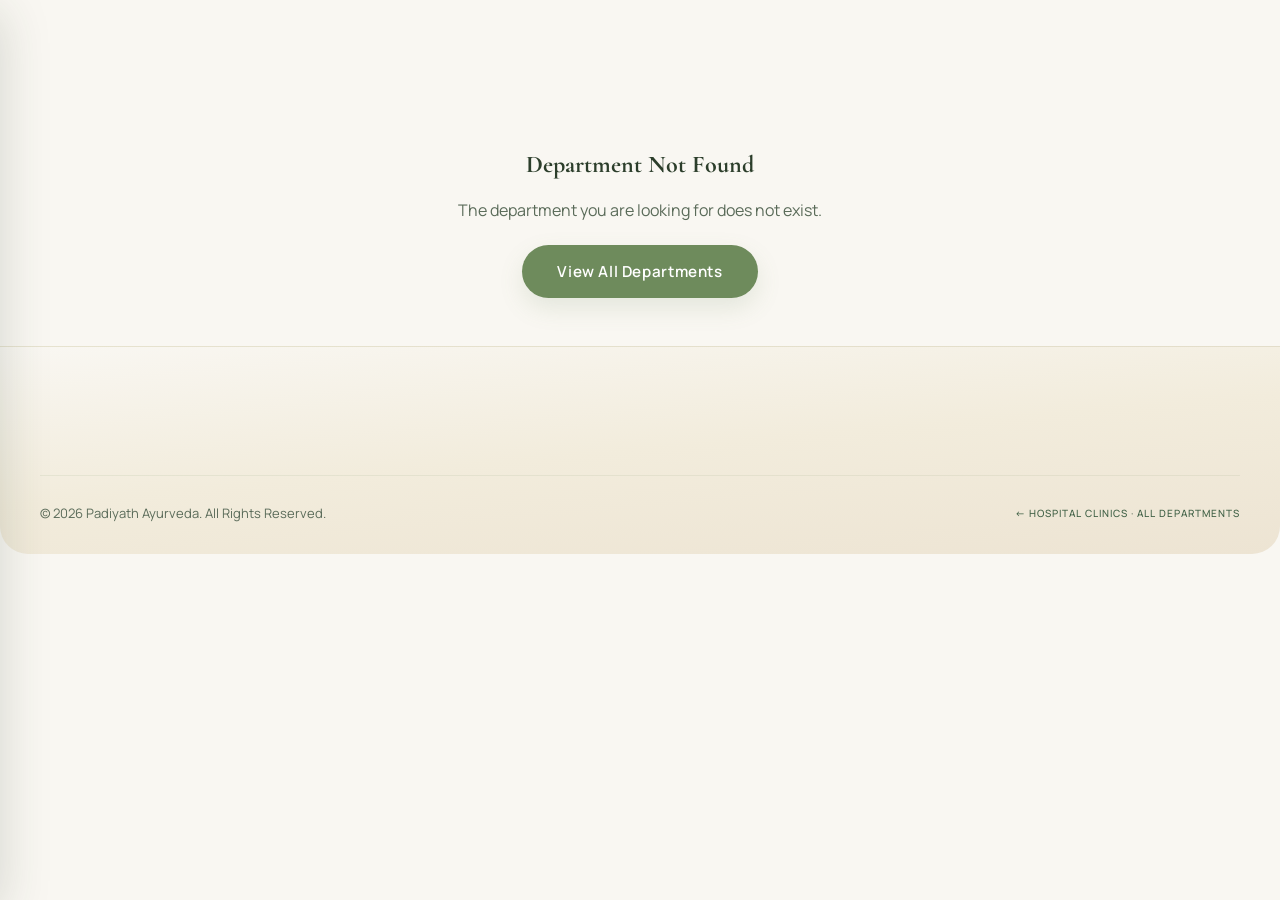
<file: department.html>
<!DOCTYPE html>
<html lang="en">
  <head>
    <meta charset="UTF-8" />
    <meta name="viewport" content="width=device-width, initial-scale=1.0" />
    <title>Department | Padiyath Ayurveda</title>
    <link rel="preconnect" href="https://fonts.googleapis.com" />
    <link rel="preconnect" href="https://fonts.gstatic.com" crossorigin />
    <link
      href="https://fonts.googleapis.com/css2?family=Cormorant+Garamond:ital,wght@0,300;0,400;0,500;0,600;0,700;1,400&family=Playfair+Display:wght@500;600;700;800&family=Manrope:wght@300;400;500;600;700;800&family=Inter:wght@300;400;500;600&display=swap"
      rel="stylesheet"
    />
    <link rel="stylesheet" href="assets/css/styles.css?v=1.10.4" />
  </head>
  <body>
    <div class="nav-drawer" id="nav-drawer" aria-hidden="true" inert>
      <div class="nav-drawer-header">
        <img class="nav-drawer-logo-img" src="assets/images/logo.png" alt="Padiyath Ayurveda" decoding="async" />
        <button type="button" class="nav-drawer-close" id="nav-drawer-close" aria-label="Close menu">
          <svg viewBox="0 0 24 24" fill="none" aria-hidden="true">
            <path d="M6 6l12 12M18 6L6 18" />
          </svg>
        </button>
      </div>
      <nav class="nav-drawer-links" aria-label="Mobile navigation">
        <a href="index.html" class="nav-drawer-link">
          <svg viewBox="0 0 24 24" fill="none" aria-hidden="true"><path d="M4 10.5 12 4l8 6.5V20a1 1 0 0 1-1 1h-5v-6H10v6H5a1 1 0 0 1-1-1v-9.5Z" /></svg>
          Home
        </a>
        <a href="about.html" class="nav-drawer-link">
          <svg viewBox="0 0 24 24" fill="none" aria-hidden="true"><rect x="4" y="8" width="16" height="12" rx="1" /><path d="M9 8V6a3 3 0 0 1 6 0v2" /></svg>
          About Us
        </a>
        <a href="departments.html" class="nav-drawer-link active">
          <svg viewBox="0 0 24 24" fill="none" aria-hidden="true"><path d="M12 4v16M4 12h16" /><rect x="3" y="3" width="18" height="18" rx="3" /></svg>
          Our Departments
        </a>
        <a href="index.html#appointment" class="nav-drawer-link">
          <svg viewBox="0 0 24 24" fill="none" aria-hidden="true"><rect x="4" y="5" width="16" height="15" rx="2" /><path d="M8 3v4M16 3v4M4 11h16" /></svg>
          Book Now
        </a>
        <a href="contact.html" class="nav-drawer-link">
          <svg viewBox="0 0 24 24" fill="none" aria-hidden="true"><rect x="4" y="6" width="16" height="12" rx="2" /><path d="M4 8l8 5 8-5" /></svg>
          Contact
        </a>
      </nav>
    </div>
    <div class="nav-drawer-overlay" id="nav-drawer-overlay" hidden></div>

    <main class="page-shell" id="department-detail">
      <header class="top-nav" aria-label="Primary navigation">
        <div class="nav-brand-group">
          <button type="button" class="nav-menu-btn" id="nav-menu-btn" aria-label="Open menu" aria-expanded="false" aria-controls="nav-drawer">
            <svg viewBox="0 0 24 24" fill="none" aria-hidden="true">
              <path d="M4 7h16M4 12h16M4 17h16" />
            </svg>
          </button>
          <a class="brand" href="index.html" aria-label="Padiyath Ayurveda home">
            <img class="brand-logo-img" src="assets/images/logo.png" alt="Padiyath Ayurveda" decoding="async" />
          </a>
        </div>

        <nav class="nav-links">
          <a href="index.html">Home</a>
          <a href="about.html">About Us</a>
          <a href="departments.html" class="active">Our Departments</a>
          <a href="index.html#appointment">Book Now</a>
          <a href="contact.html">Contact</a>
        </nav>

        <div class="nav-actions">
          <button class="mode-btn nav-mode-btn" aria-label="Toggle dark mode">
            <svg viewBox="0 0 24 24" fill="none" aria-hidden="true">
              <path d="M12 3a9 9 0 1 0 9 9 7 7 0 0 1-9-9Z" />
            </svg>
          </button>
          <a class="book-btn" aria-label="Book Appointment" href="#dept-appointment">Book Appointment</a>
        </div>
      </header>

      <nav class="dept-breadcrumb reveal" aria-label="Breadcrumb">
        <a href="index.html">Home</a>
        <span aria-hidden="true">/</span>
        <a href="departments.html">Our Departments</a>
        <span aria-hidden="true">/</span>
        <a href="hospital.html">Padiyath Hospital</a>
        <span aria-hidden="true">/</span>
        <span data-dept-breadcrumb>Name</span>
      </nav>

      <section class="dept-detail-banner reveal" data-dept-banner aria-labelledby="dept-banner-title">
        <div class="dept-detail-banner-bg" aria-hidden="true">
          <div class="dept-detail-banner-glow"></div>
        </div>
        <div class="dept-detail-banner-inner">
          <div class="dept-detail-banner-content">
            <p class="dept-label">Padiyath Hospital</p>
            <h1 id="dept-banner-title" data-dept-name>Department</h1>
            <p class="dept-detail-banner-lead" data-dept-short>Short description</p>
            <a class="btn-primary" href="#dept-appointment">
              Book Appointment
              <svg viewBox="0 0 24 24" fill="none" aria-hidden="true">
                <rect x="4" y="5" width="16" height="15" rx="2" />
                <path d="M8 3v4M16 3v4M4 11h16" />
              </svg>
            </a>
          </div>
          <div class="dept-detail-banner-media dept-card-media--cardiology">
            <img src="assets/images/hero.png" alt="" loading="eager" decoding="async" />
            <div class="dept-card-overlay"></div>
          </div>
        </div>
      </section>

      <section class="dept-detail-section reveal" aria-labelledby="dept-about-heading">
        <div class="dept-detail-section-inner">
          <header class="dept-detail-section-header">
            <p class="dept-label">Overview</p>
            <h2 id="dept-about-heading">About This Department</h2>
          </header>
          <p class="dept-detail-description" data-dept-description>
            Loading department information…
          </p>
        </div>
      </section>

      <div data-dept-extra></div>

      <section class="dept-detail-section dept-detail-section--alt reveal" aria-labelledby="dept-services-heading">
        <div class="dept-detail-section-inner">
          <header class="dept-detail-section-header">
            <p class="dept-label">What We Offer</p>
            <h2 id="dept-services-heading">Services Offered</h2>
          </header>
          <ul class="dept-detail-services" data-dept-services></ul>
        </div>
      </section>

      <section
        class="dept-detail-section dept-detail-section--book reveal"
        id="dept-appointment"
        aria-labelledby="dept-appointment-heading"
      >
        <div class="dept-detail-section-inner dept-detail-appointment-wrap">
          <header class="dept-detail-section-header">
            <p class="book-label">For Appointments</p>
            <h2 id="dept-appointment-heading">Make a Reservation</h2>
            <p class="dept-detail-section-intro">
              Make a call: +91 953 999 11 73 · +91 953 999 11 74 · +91 953 999 11 75 · +91 953 999 11 76
              or submit your details below and our team will confirm your appointment.
            </p>
          </header>

          <div class="book-panel dept-detail-book-panel">
            <form class="book-form dept-detail-form" action="#" method="post">
              <div class="book-field">
                <label for="dept-patient-name">Patient Name</label>
                <input id="dept-patient-name" name="name" type="text" placeholder="Full name" required />
              </div>
              <div class="book-field-row">
                <div class="book-field">
                  <label for="dept-patient-phone">Phone Number</label>
                  <input id="dept-patient-phone" name="phone" type="tel" placeholder="+91" required />
                </div>
                <div class="book-field">
                  <label for="dept-patient-email">Email Address</label>
                  <input id="dept-patient-email" name="email" type="email" placeholder="you@email.com" />
                </div>
              </div>
              <div class="book-field">
                <label for="dept-patient-dept">Department</label>
                <select id="dept-patient-dept" name="department" required></select>
              </div>
              <div class="book-field">
                <label for="dept-patient-date">Preferred Date</label>
                <input id="dept-patient-date" name="date" type="date" required />
              </div>
              <div class="book-field">
                <label for="dept-patient-message">Message</label>
                <textarea id="dept-patient-message" name="message" rows="3" placeholder="Tell us about your concern..."></textarea>
              </div>
              <button class="btn-primary book-submit" type="submit">Book Appointment</button>
            </form>
            <ul class="book-assurance">
              <li><span aria-hidden="true">✓</span> Secure Appointment Request</li>
              <li><span aria-hidden="true">✓</span> Fast Response Within 24 Hours</li>
              <li><span aria-hidden="true">✓</span> Qualified Ayurvedic Physicians</li>
            </ul>
          </div>
        </div>
      </section>
    </main>

    <button class="back-to-top" id="back-to-top" type="button" aria-label="Back to top" tabindex="-1" aria-hidden="true">
      <svg viewBox="0 0 24 24" fill="none" aria-hidden="true">
        <path d="M12 5v14M5 12l7-7 7 7" />
      </svg>
    </button>

    <footer class="site-footer reveal" id="site-footer">
      <div class="foot-cursor-glow" aria-hidden="true"></div>
      <div class="footer-inner">
        <div class="footer-bottom">
          <p class="footer-copy">© 2026 Padiyath Ayurveda. All Rights Reserved.</p>
          <p class="footer-tagline"><a href="hospital.html">← Hospital Clinics</a> · <a href="departments.html">All Departments</a></p>
        </div>
      </div>
    </footer>

    <script src="assets/js/mobile-nav.js" defer></script>
    <script src="assets/js/departments-data.js" defer></script>
    <script src="assets/js/departments.js?v=1.10.3" defer></script>
  </body>
</html>
</file>
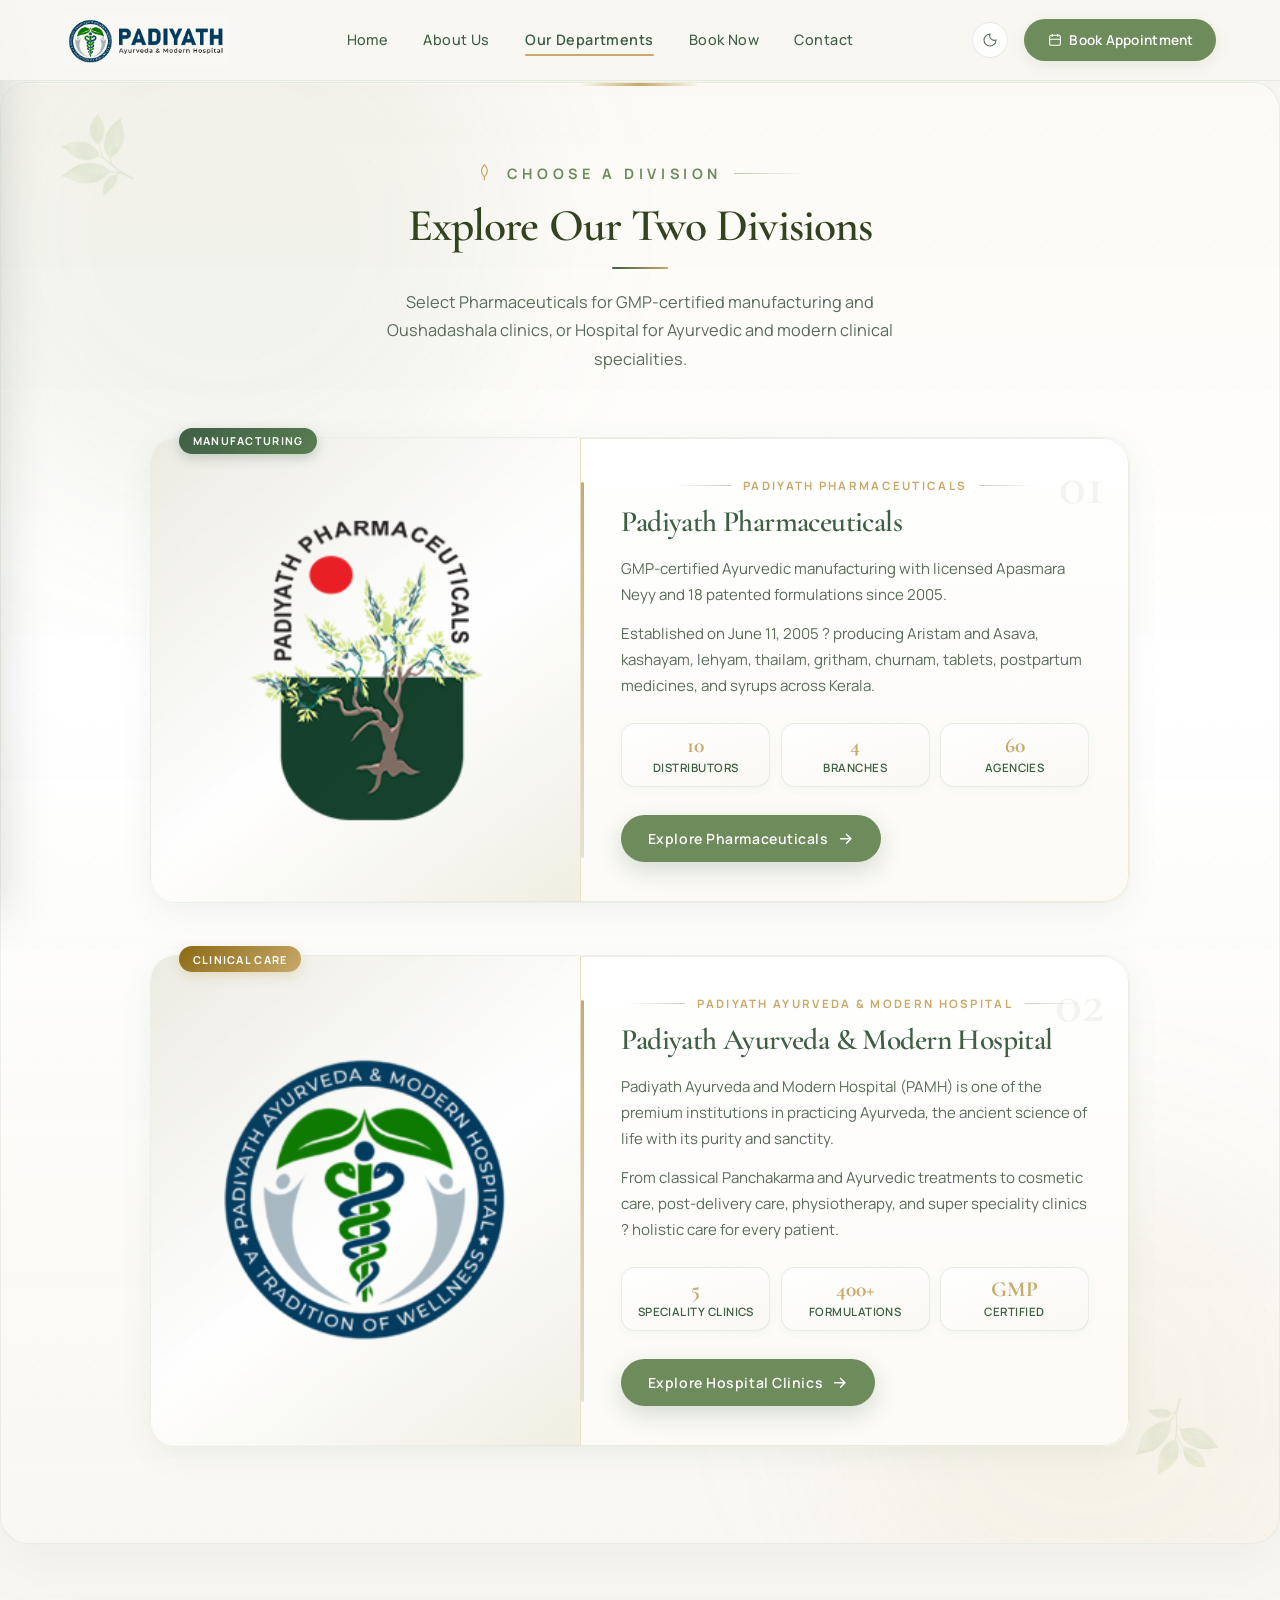
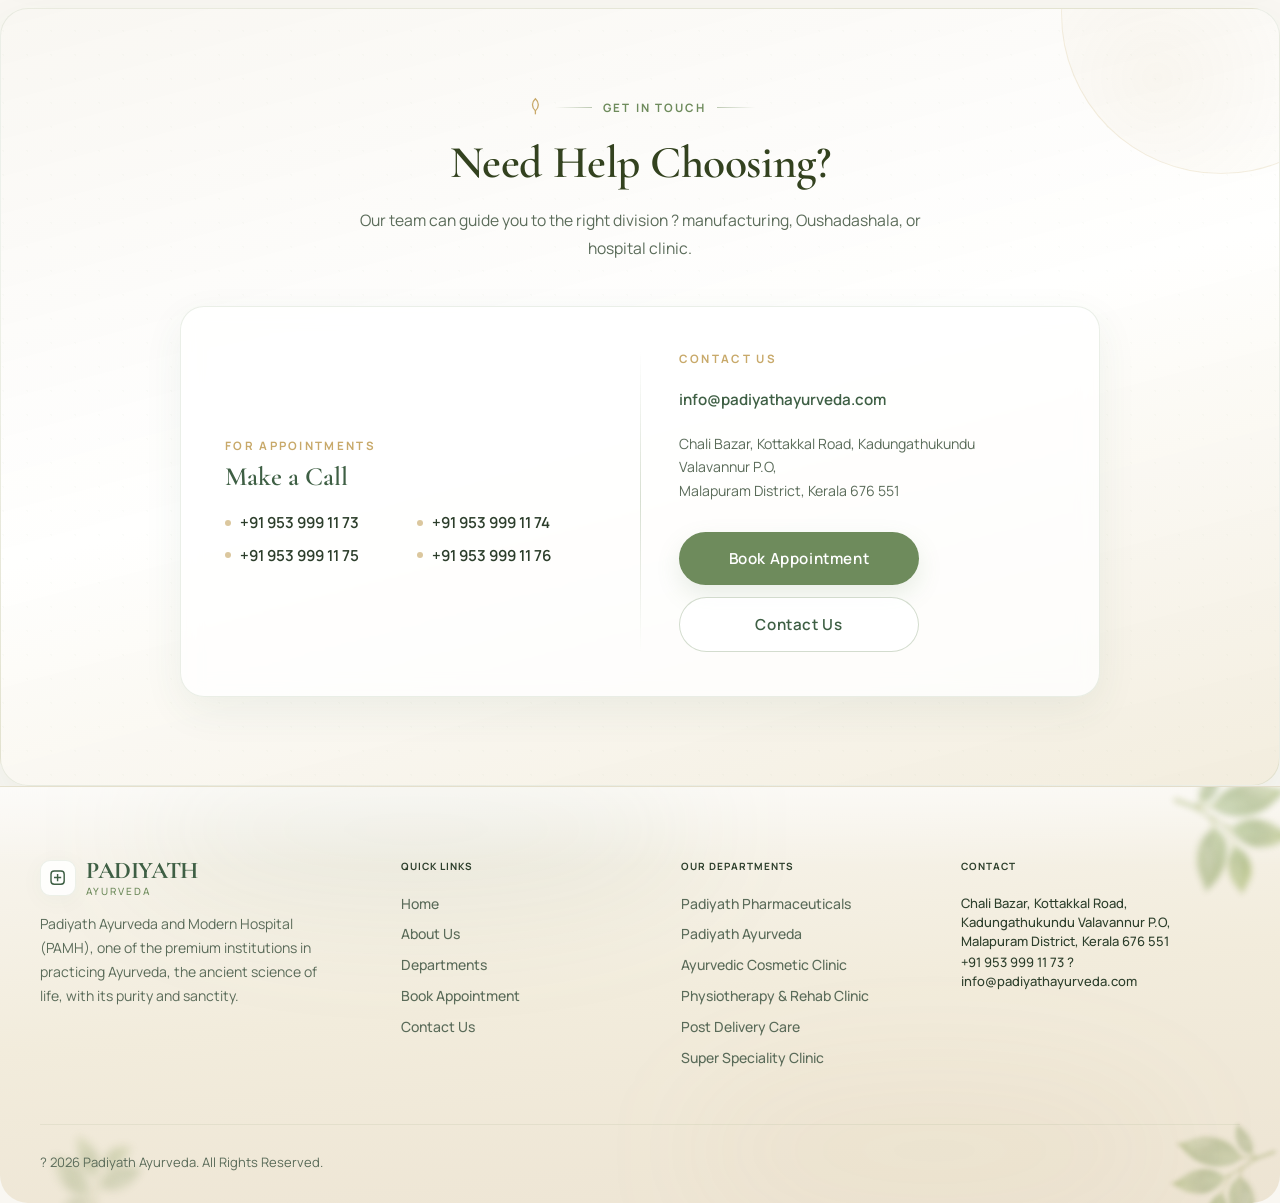
<file: departments.html>
<!DOCTYPE html>
<html lang="en">
  <head>
    <meta charset="UTF-8" />
    <meta name="viewport" content="width=device-width, initial-scale=1.0" />
    <title>Our Departments | Padiyath Ayurveda</title>
    <link rel="preconnect" href="https://fonts.googleapis.com" />
    <link rel="preconnect" href="https://fonts.gstatic.com" crossorigin />
    <link
      href="https://fonts.googleapis.com/css2?family=Cormorant+Garamond:ital,wght@0,300;0,400;0,500;0,600;0,700;1,400&family=Playfair+Display:wght@500;600;700;800&family=Manrope:wght@300;400;500;600;700;800&family=Inter:wght@300;400;500;600&display=swap"
      rel="stylesheet"
    />
    <link rel="stylesheet" href="assets/css/styles.css?v=1.10.4" />
  </head>
  <body>
    <div class="nav-drawer" id="nav-drawer" aria-hidden="true" inert>
      <div class="nav-drawer-header">
        <img class="nav-drawer-logo-img" src="assets/images/logo.png" alt="Padiyath Ayurveda" decoding="async" />
        <button type="button" class="nav-drawer-close" id="nav-drawer-close" aria-label="Close menu">
          <svg viewBox="0 0 24 24" fill="none" aria-hidden="true">
            <path d="M6 6l12 12M18 6L6 18" />
          </svg>
        </button>
      </div>
      <nav class="nav-drawer-links" aria-label="Mobile navigation">
        <a href="index.html" class="nav-drawer-link">
          <svg viewBox="0 0 24 24" fill="none" aria-hidden="true"><path d="M4 10.5 12 4l8 6.5V20a1 1 0 0 1-1 1h-5v-6H10v6H5a1 1 0 0 1-1-1v-9.5Z" /></svg>
          Home
        </a>
        <a href="about.html" class="nav-drawer-link">
          <svg viewBox="0 0 24 24" fill="none" aria-hidden="true"><rect x="4" y="8" width="16" height="12" rx="1" /><path d="M9 8V6a3 3 0 0 1 6 0v2" /></svg>
          About Us
        </a>
        <a href="departments.html" class="nav-drawer-link active">
          <svg viewBox="0 0 24 24" fill="none" aria-hidden="true"><path d="M12 4v16M4 12h16" /><rect x="3" y="3" width="18" height="18" rx="3" /></svg>
          Our Departments
        </a>
        <a href="index.html#appointment" class="nav-drawer-link">
          <svg viewBox="0 0 24 24" fill="none" aria-hidden="true"><rect x="4" y="5" width="16" height="15" rx="2" /><path d="M8 3v4M16 3v4M4 11h16" /></svg>
          Book Now
        </a>
        <a href="contact.html" class="nav-drawer-link">
          <svg viewBox="0 0 24 24" fill="none" aria-hidden="true"><rect x="4" y="6" width="16" height="12" rx="2" /><path d="M4 8l8 5 8-5" /></svg>
          Contact
        </a>
      </nav>
    </div>
    <div class="nav-drawer-overlay" id="nav-drawer-overlay" hidden></div>

    <main class="page-shell" id="departments-page">
      <header class="top-nav" aria-label="Primary navigation">
        <div class="nav-brand-group">
          <button type="button" class="nav-menu-btn" id="nav-menu-btn" aria-label="Open menu" aria-expanded="false" aria-controls="nav-drawer">
            <svg viewBox="0 0 24 24" fill="none" aria-hidden="true">
              <path d="M4 7h16M4 12h16M4 17h16" />
            </svg>
          </button>
          <a class="brand" href="index.html" aria-label="Padiyath Ayurveda home">
            <img class="brand-logo-img" src="assets/images/logo.png" alt="Padiyath Ayurveda &amp; Modern Hospital" decoding="async" />
          </a>
        </div>

        <nav class="nav-links">
          <a href="index.html">Home</a>
          <a href="about.html">About Us</a>
          <a href="departments.html" class="active">Our Departments</a>
          <a href="index.html#appointment">Book Now</a>
          <a href="contact.html">Contact</a>
        </nav>

        <div class="nav-actions">
          <button class="mode-btn nav-mode-btn" aria-label="Toggle dark mode">
            <svg viewBox="0 0 24 24" fill="none" aria-hidden="true">
              <path d="M12 3a9 9 0 1 0 9 9 7 7 0 0 1-9-9Z" />
            </svg>
          </button>
          <a class="book-btn" aria-label="Book Appointment" href="index.html#appointment">
            <svg viewBox="0 0 24 24" fill="none" aria-hidden="true">
              <rect x="4" y="5" width="16" height="15" rx="2" />
              <path d="M8 3v4M16 3v4M4 11h16" />
            </svg>
            Book Appointment
          </a>
        </div>
      </header>

      <section class="dept-intro-page dept-intro-page--premium" aria-label="Department divisions">
        <div class="dept-intro-page-bg" aria-hidden="true">
          <div class="dept-intro-page-glow dept-intro-page-glow--1"></div>
          <div class="dept-intro-page-glow dept-intro-page-glow--2"></div>
          <img class="dept-intro-leaf dept-intro-leaf--tl" src="assets/images/leaf_deco.png" alt="" loading="lazy" decoding="async" />
          <img class="dept-intro-leaf dept-intro-leaf--br" src="assets/images/leaf_deco.png" alt="" loading="lazy" decoding="async" />
        </div>

        <header class="dept-intro-page-header reveal">
          <div class="abt-kicker">
            <span class="abt-kicker-leaf" aria-hidden="true">
              <svg viewBox="0 0 24 24" fill="none" stroke="currentColor" stroke-width="1.5">
                <path d="M12 2C7.5 6 7.5 12 12 16c4.5-4 4.5-10 0-14z"/>
                <path d="M12 16v4"/>
              </svg>
            </span>
            <span class="abt-kicker-label">Choose a Division</span>
            <span class="abt-kicker-line" aria-hidden="true"></span>
          </div>
          <h1 class="dept-intro-page-title">Explore Our Two Divisions</h1>
          <p class="dept-intro-page-lead">
            Select Pharmaceuticals for GMP-certified manufacturing and Oushadashala clinics,
            or Hospital for Ayurvedic and modern clinical specialities.
          </p>
        </header>

        <div class="dept-intro-grid">
          <article class="dept-intro-card dept-intro-card--premium reveal" id="pharmaceuticals-division">
            <span class="dept-intro-card-index" aria-hidden="true">01</span>
            <div class="dept-intro-card-badge">Manufacturing</div>
            <div class="dept-intro-card-inner">
              <div class="dept-intro-card-media dept-intro-card-media--logo">
                <img
                  src="assets/images/division-2.png"
                  alt="Padiyath Pharmaceuticals manufacturing"
                  loading="lazy"
                  decoding="async"
                />
                <div class="dept-intro-card-overlay" aria-hidden="true"></div>
              </div>
              <div class="dept-intro-card-body">
                <p class="dept-label">Padiyath Pharmaceuticals</p>
                <h2>Padiyath Pharmaceuticals</h2>
                <p class="dept-intro-card-desc" data-pharma-intro>
                  GMP-certified Ayurvedic manufacturing with licensed Apasmara Neyy and 18 patented
                  formulations since 2005.
                </p>
                <p class="dept-intro-card-desc">
                  Established on June 11, 2005 ? producing Aristam and Asava, kashayam, lehyam, thailam,
                  gritham, churnam, tablets, postpartum medicines, and syrups across Kerala.
                </p>
                <ul class="dept-intro-card-stats" aria-label="Pharmaceuticals reach">
                  <li><strong>10</strong> Distributors</li>
                  <li><strong>4</strong> Branches</li>
                  <li><strong>60</strong> Agencies</li>
                </ul>
                <a class="btn-primary dept-intro-card-cta" href="pharmaceuticals.html">
                  Explore Pharmaceuticals
                  <svg viewBox="0 0 24 24" fill="none" aria-hidden="true"><path d="M5 12h14M13 6l6 6-6 6" /></svg>
                </a>
              </div>
            </div>
          </article>

          <article class="dept-intro-card dept-intro-card--premium reveal reveal-delay-1" id="hospital-division">
            <span class="dept-intro-card-index" aria-hidden="true">02</span>
            <div class="dept-intro-card-badge dept-intro-card-badge--hospital">Clinical Care</div>
            <div class="dept-intro-card-inner">
              <div class="dept-intro-card-media dept-intro-card-media--logo">
                <img
                  src="assets/images/division-1.png"
                  alt="Padiyath Ayurveda and Modern Hospital"
                  loading="lazy"
                  decoding="async"
                />
                <div class="dept-intro-card-overlay" aria-hidden="true"></div>
              </div>
              <div class="dept-intro-card-body">
                <p class="dept-label">Padiyath Ayurveda &amp; Modern Hospital</p>
                <h2>Padiyath Ayurveda &amp; Modern Hospital</h2>
                <p class="dept-intro-card-desc">
                  Padiyath Ayurveda and Modern Hospital (PAMH) is one of the premium institutions in
                  practicing Ayurveda, the ancient science of life with its purity and sanctity.
                </p>
                <p class="dept-intro-card-desc">
                  From classical Panchakarma and Ayurvedic treatments to cosmetic care, post-delivery care,
                  physiotherapy, and super speciality clinics ? holistic care for every patient.
                </p>
                <ul class="dept-intro-card-stats" aria-label="Hospital clinics">
                  <li><strong>5</strong> Speciality Clinics</li>
                  <li><strong>400+</strong> Formulations</li>
                  <li><strong>GMP</strong> Certified</li>
                </ul>
                <a class="btn-primary dept-intro-card-cta" href="hospital.html">
                  Explore Hospital Clinics
                  <svg viewBox="0 0 24 24" fill="none" aria-hidden="true"><path d="M5 12h14M13 6l6 6-6 6" /></svg>
                </a>
              </div>
            </div>
          </article>
        </div>
      </section>

      <section class="book-section book-premium dept-page-cta reveal" aria-labelledby="dept-cta-heading">
        <header class="book-header">
          <div class="abt-kicker">
            <span class="abt-kicker-leaf" aria-hidden="true">
              <svg viewBox="0 0 24 24" fill="none" stroke="currentColor" stroke-width="1.5">
                <path d="M12 2C7.5 6 7.5 12 12 16c4.5-4 4.5-10 0-14z"/>
                <path d="M12 16v4"/>
              </svg>
            </span>
            <span class="abt-kicker-label">
              <span class="abt-kicker-line" aria-hidden="true"></span>
              Get in Touch
              <span class="abt-kicker-line" aria-hidden="true"></span>
            </span>
          </div>
          <h2 id="dept-cta-heading" class="book-heading">Need Help Choosing?</h2>
          <p class="book-intro">
            Our team can guide you to the right division ? manufacturing, Oushadashala, or hospital clinic.
          </p>
        </header>
        <div class="abt-cta-panel">
          <div class="abt-cta-col">
            <p class="abt-cta-label">For Appointments</p>
            <h3 class="abt-cta-title">Make a Call</h3>
            <ul class="abt-cta-phones">
              <li><a href="tel:+919539991173">+91 953 999 11 73</a></li>
              <li><a href="tel:+919539991174">+91 953 999 11 74</a></li>
              <li><a href="tel:+919539991175">+91 953 999 11 75</a></li>
              <li><a href="tel:+919539991176">+91 953 999 11 76</a></li>
            </ul>
          </div>
          <div class="abt-cta-divider" aria-hidden="true"></div>
          <div class="abt-cta-col abt-cta-col--action">
            <p class="abt-cta-label">Contact Us</p>
            <p class="abt-cta-email"><a href="mailto:info@padiyathayurveda.com">info@padiyathayurveda.com</a></p>
            <p class="abt-cta-address">
              Chali Bazar, Kottakkal Road, Kadungathukundu Valavannur P.O,<br />
              Malapuram District, Kerala 676 551
            </p>
            <div class="abt-cta-actions">
              <a class="btn-primary" href="index.html#appointment">Book Appointment</a>
              <a class="btn-secondary" href="contact.html">Contact Us</a>
            </div>
          </div>
        </div>
      </section>
    </main>

    <button class="back-to-top" id="back-to-top" type="button" aria-label="Back to top" tabindex="-1" aria-hidden="true">
      <svg viewBox="0 0 24 24" fill="none" aria-hidden="true">
        <path d="M12 5v14M5 12l7-7 7 7" />
      </svg>
    </button>

    <footer class="site-footer reveal" id="site-footer">
      <div class="foot-cursor-glow" aria-hidden="true"></div>
      <div class="foot-leaf-deco" aria-hidden="true">
        <img class="foot-leaf foot-leaf--tl" src="assets/images/leaf_deco.png" alt="" loading="lazy" decoding="async" />
        <img class="foot-leaf foot-leaf--tr" src="assets/images/leaf_deco.png" alt="" loading="lazy" decoding="async" />
        <img class="foot-leaf foot-leaf--bl" src="assets/images/leaf_deco.png" alt="" loading="lazy" decoding="async" />
        <img class="foot-leaf foot-leaf--br" src="assets/images/leaf_deco.png" alt="" loading="lazy" decoding="async" />
      </div>
      <div class="foot-bg" aria-hidden="true">
        <div class="foot-bg-glow foot-bg-glow--1"></div>
        <div class="foot-bg-glow foot-bg-glow--2"></div>
        <div class="foot-bg-wave"></div>
      </div>
      <div class="footer-inner">
        <div class="footer-grid">
          <div class="footer-col footer-col--brand">
            <a class="footer-brand" href="index.html" aria-label="Padiyath Ayurveda home">
              <span class="footer-brand-icon" aria-hidden="true">
                <svg viewBox="0 0 24 24" fill="none">
                  <rect x="3.75" y="3.75" width="16.5" height="16.5" rx="4" />
                  <path d="M12 7.5v9M7.5 12h9" />
                </svg>
              </span>
              <span class="footer-brand-text">
                <strong>PADIYATH</strong>
                <small>AYURVEDA</small>
              </span>
            </a>
            <p class="footer-desc">
              Padiyath Ayurveda and Modern Hospital (PAMH), one of the premium institutions in
              practicing Ayurveda, the ancient science of life, with its purity and sanctity.
            </p>
          </div>
          <div class="footer-col">
            <h4 class="footer-heading">Quick Links</h4>
            <ul class="footer-links">
              <li><a href="index.html">Home</a></li>
              <li><a href="about.html">About Us</a></li>
              <li><a href="departments.html">Departments</a></li>
              <li><a href="index.html#appointment">Book Appointment</a></li>
              <li><a href="contact.html">Contact Us</a></li>
            </ul>
          </div>
          <div class="footer-col">
            <h4 class="footer-heading">Our Departments</h4>
            <ul class="footer-dept-list">
              <li><a href="pharmaceuticals.html">Padiyath Pharmaceuticals</a></li>
              <li><a href="department.html?dept=padiyath-ayurveda">Padiyath Ayurveda</a></li>
              <li><a href="department.html?dept=ayurvedic-cosmetic-clinic">Ayurvedic Cosmetic Clinic</a></li>
              <li><a href="department.html?dept=physiotherapy-rehab">Physiotherapy &amp; Rehab Clinic</a></li>
              <li><a href="department.html?dept=post-delivery-care">Post Delivery Care</a></li>
              <li><a href="department.html?dept=super-speciality-clinic">Super Speciality Clinic</a></li>
            </ul>
          </div>
          <div class="footer-col">
            <h4 class="footer-heading">Contact</h4>
            <ul class="footer-contact-list">
              <li>
                <div>
                  <p class="footer-contact-value">Chali Bazar, Kottakkal Road, Kadungathukundu Valavannur P.O, Malapuram District, Kerala 676 551</p>
                  <p class="footer-contact-value">+91 953 999 11 73 ? info@padiyathayurveda.com</p>
                </div>
              </li>
            </ul>
          </div>
        </div>
        <div class="footer-bottom">
          <p class="footer-copy">? 2026 Padiyath Ayurveda. All Rights Reserved.</p>
        </div>
      </div>
    </footer>

    <script src="assets/js/mobile-nav.js" defer></script>
    <script src="assets/js/departments-data.js" defer></script>
    <script src="assets/js/departments.js?v=1.10.3" defer></script>
  </body>
</html>
</file>
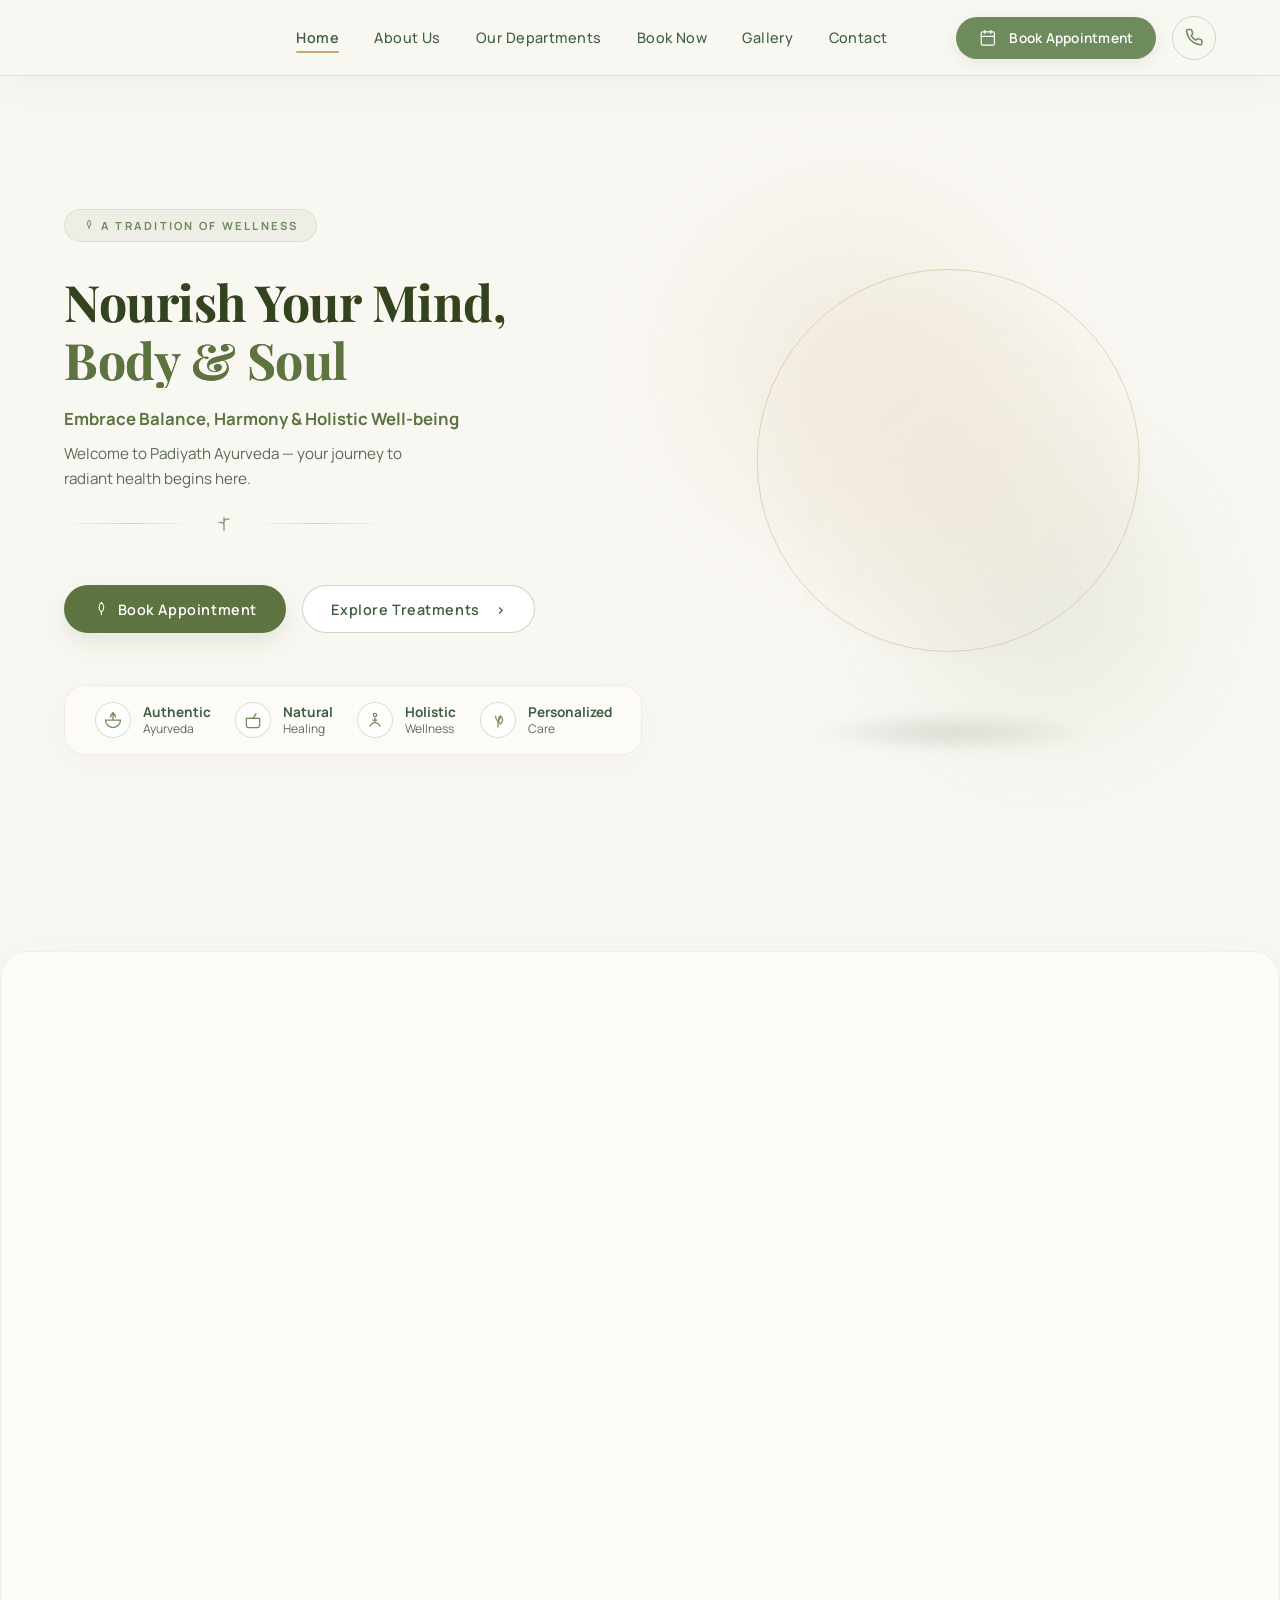
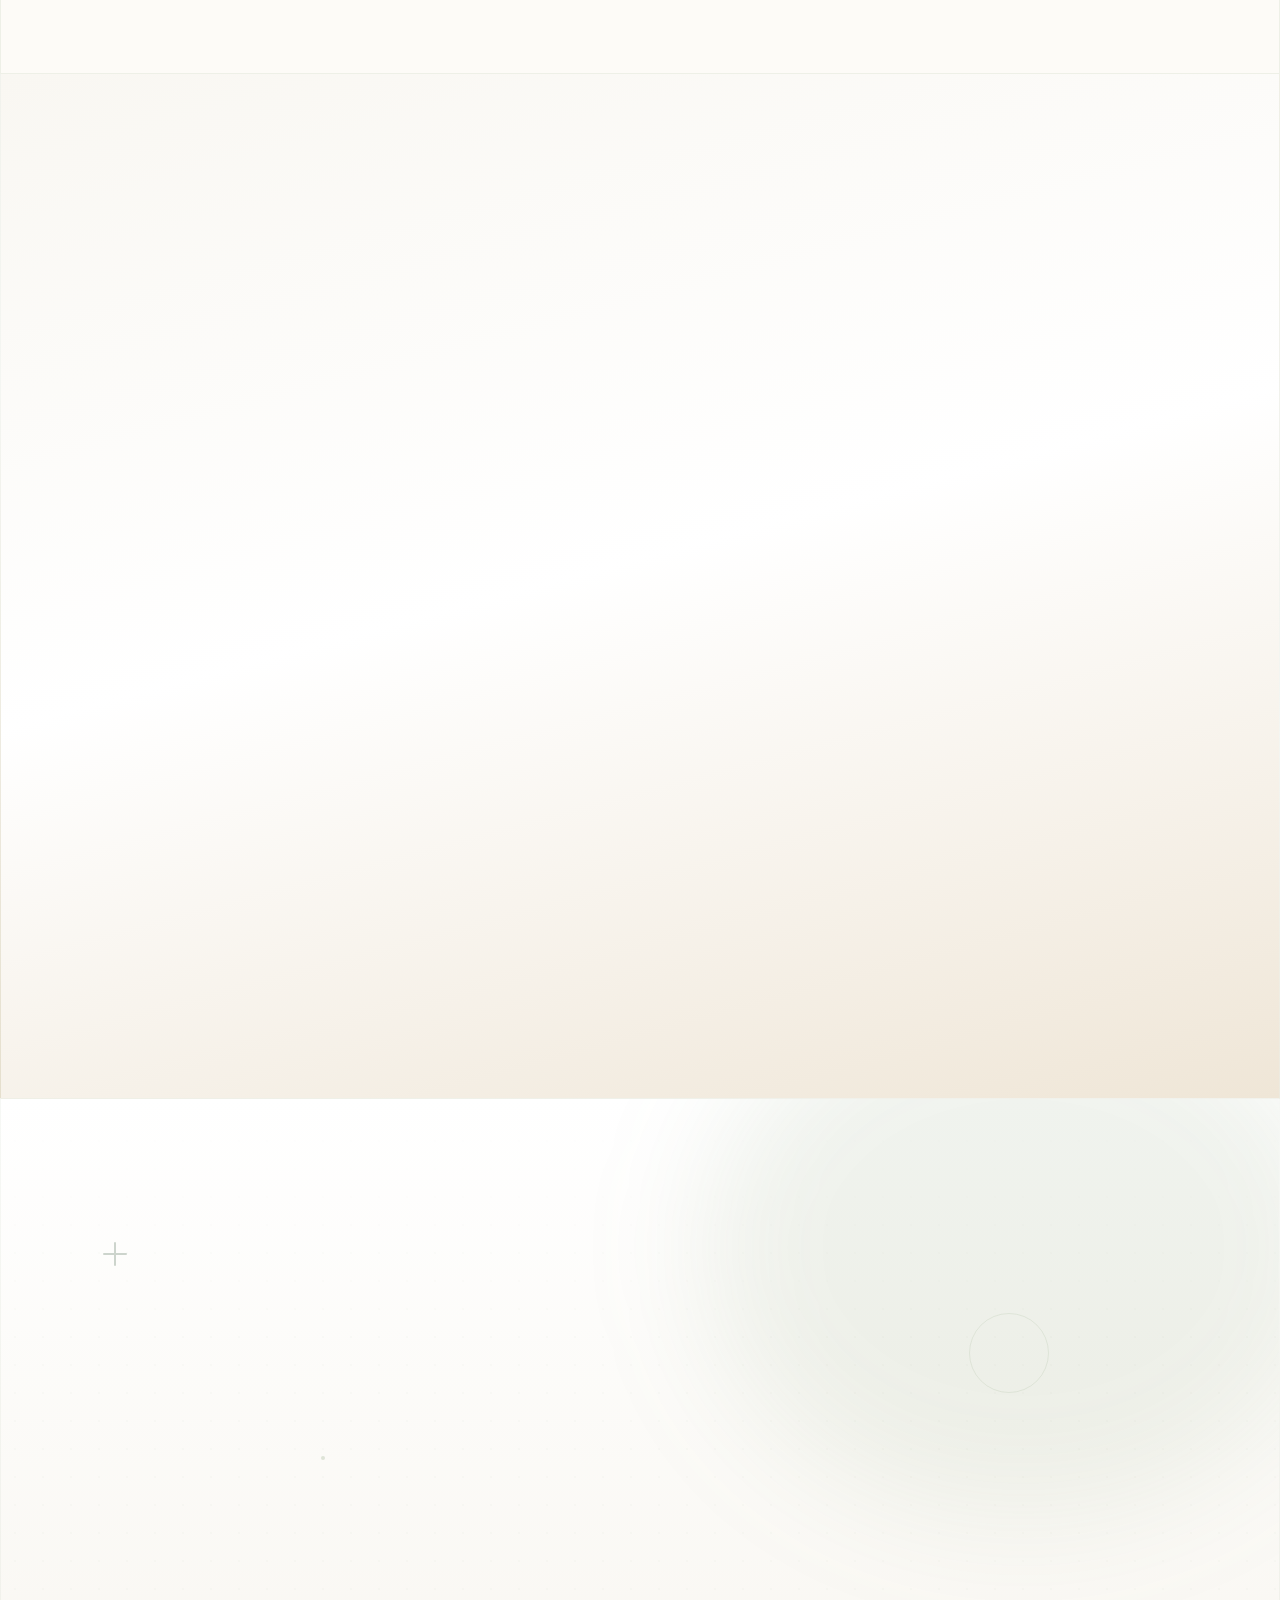
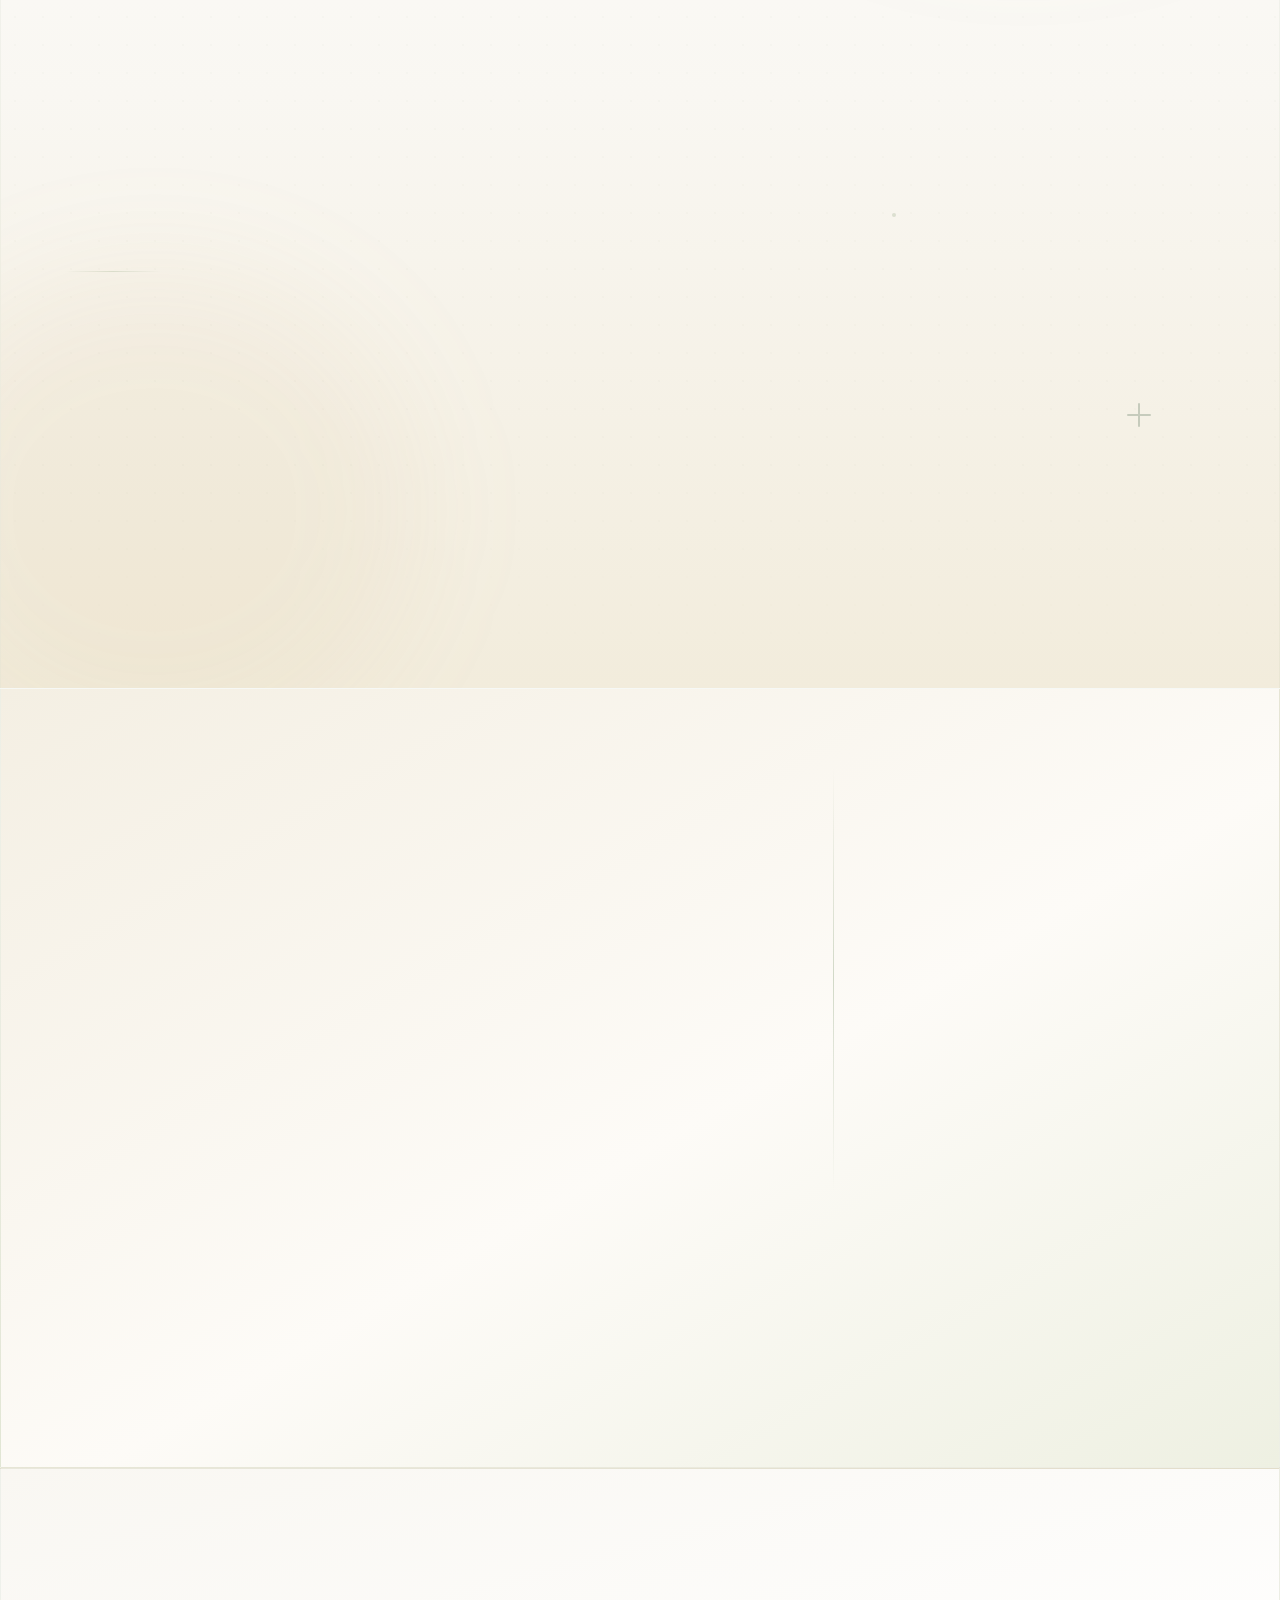
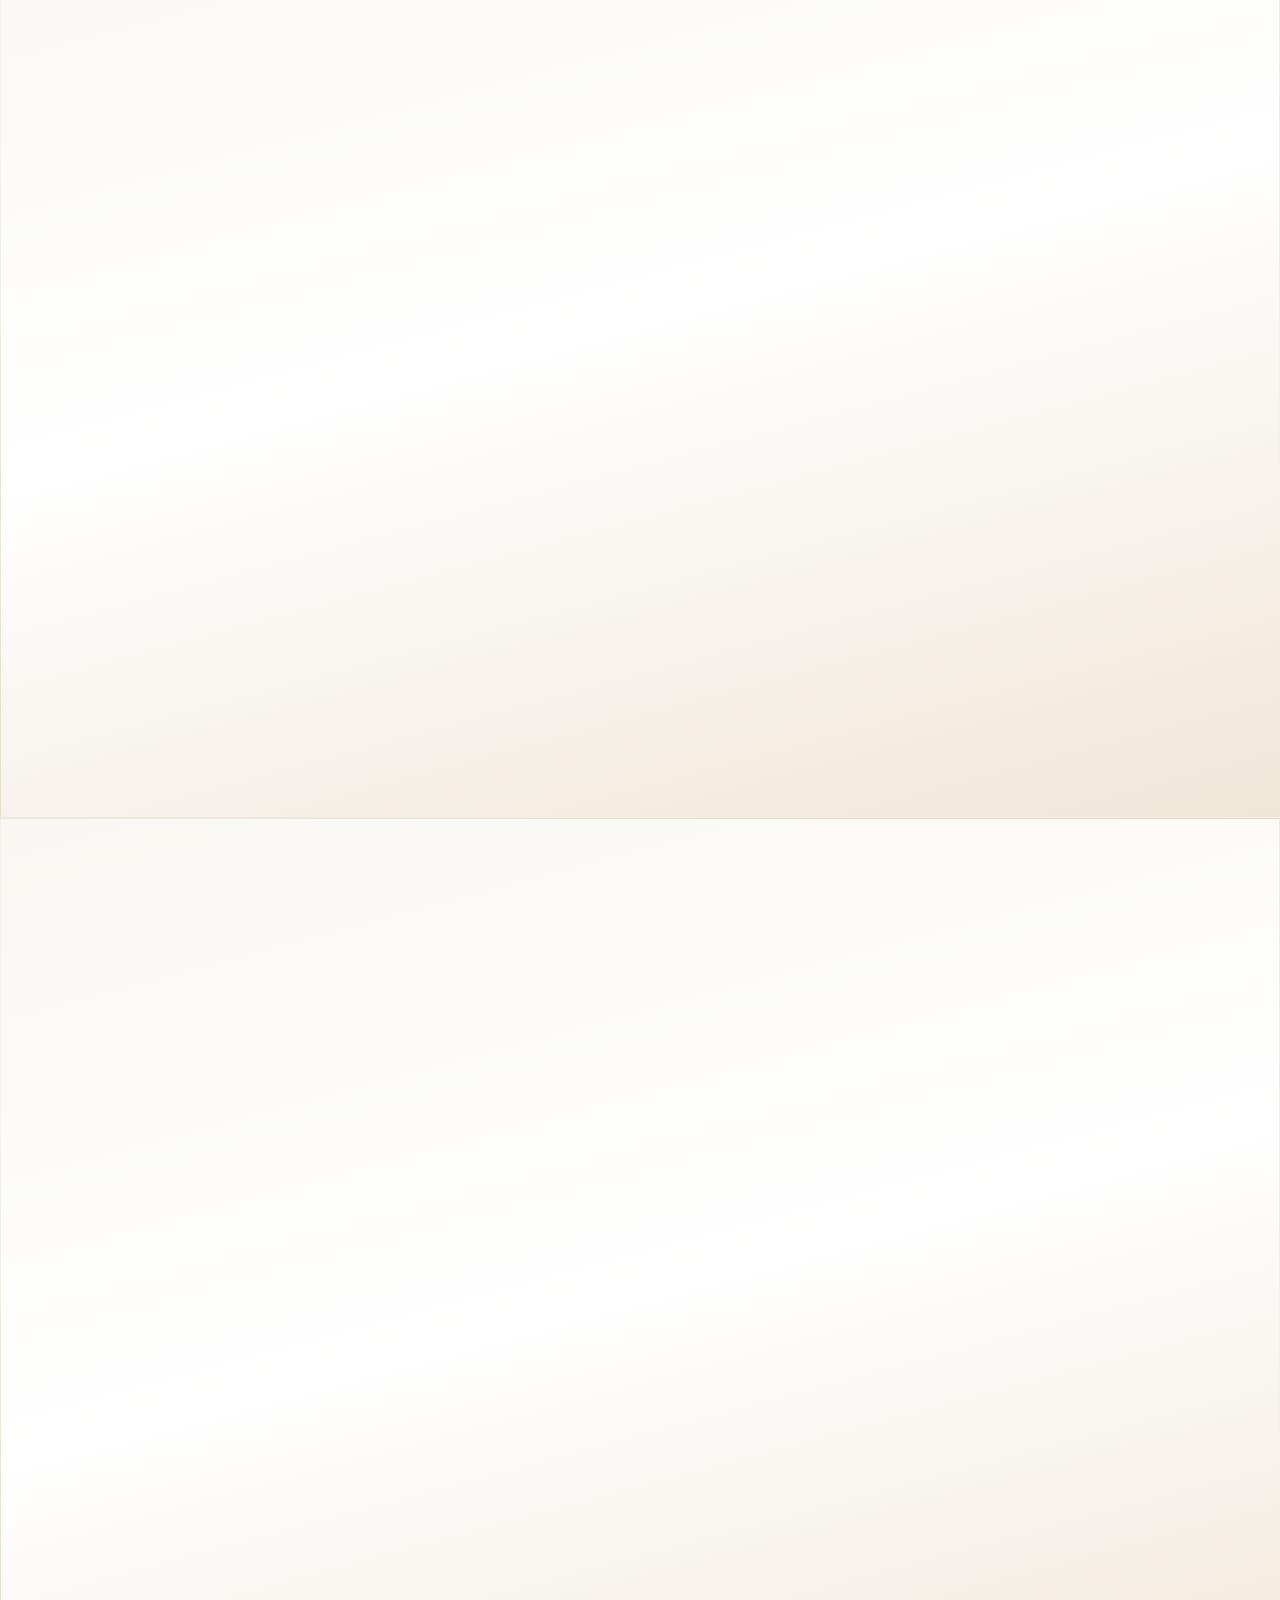
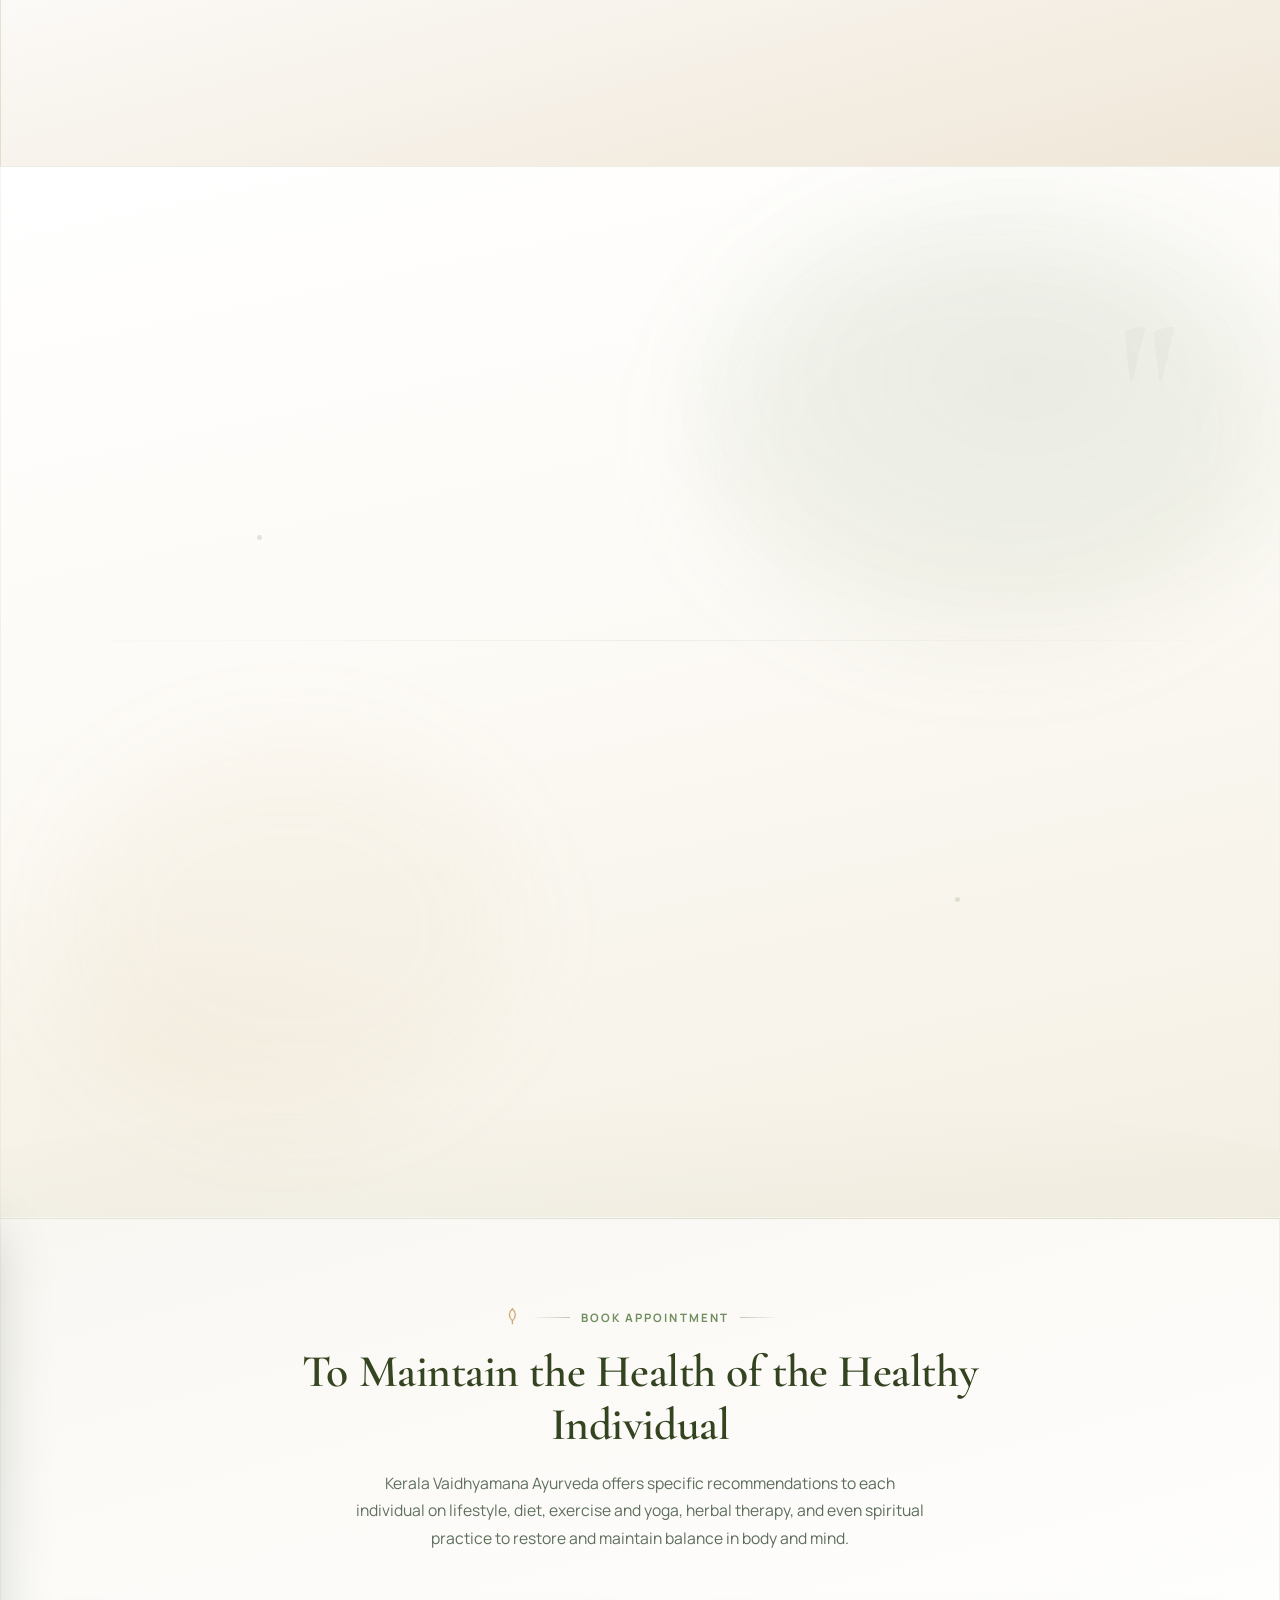
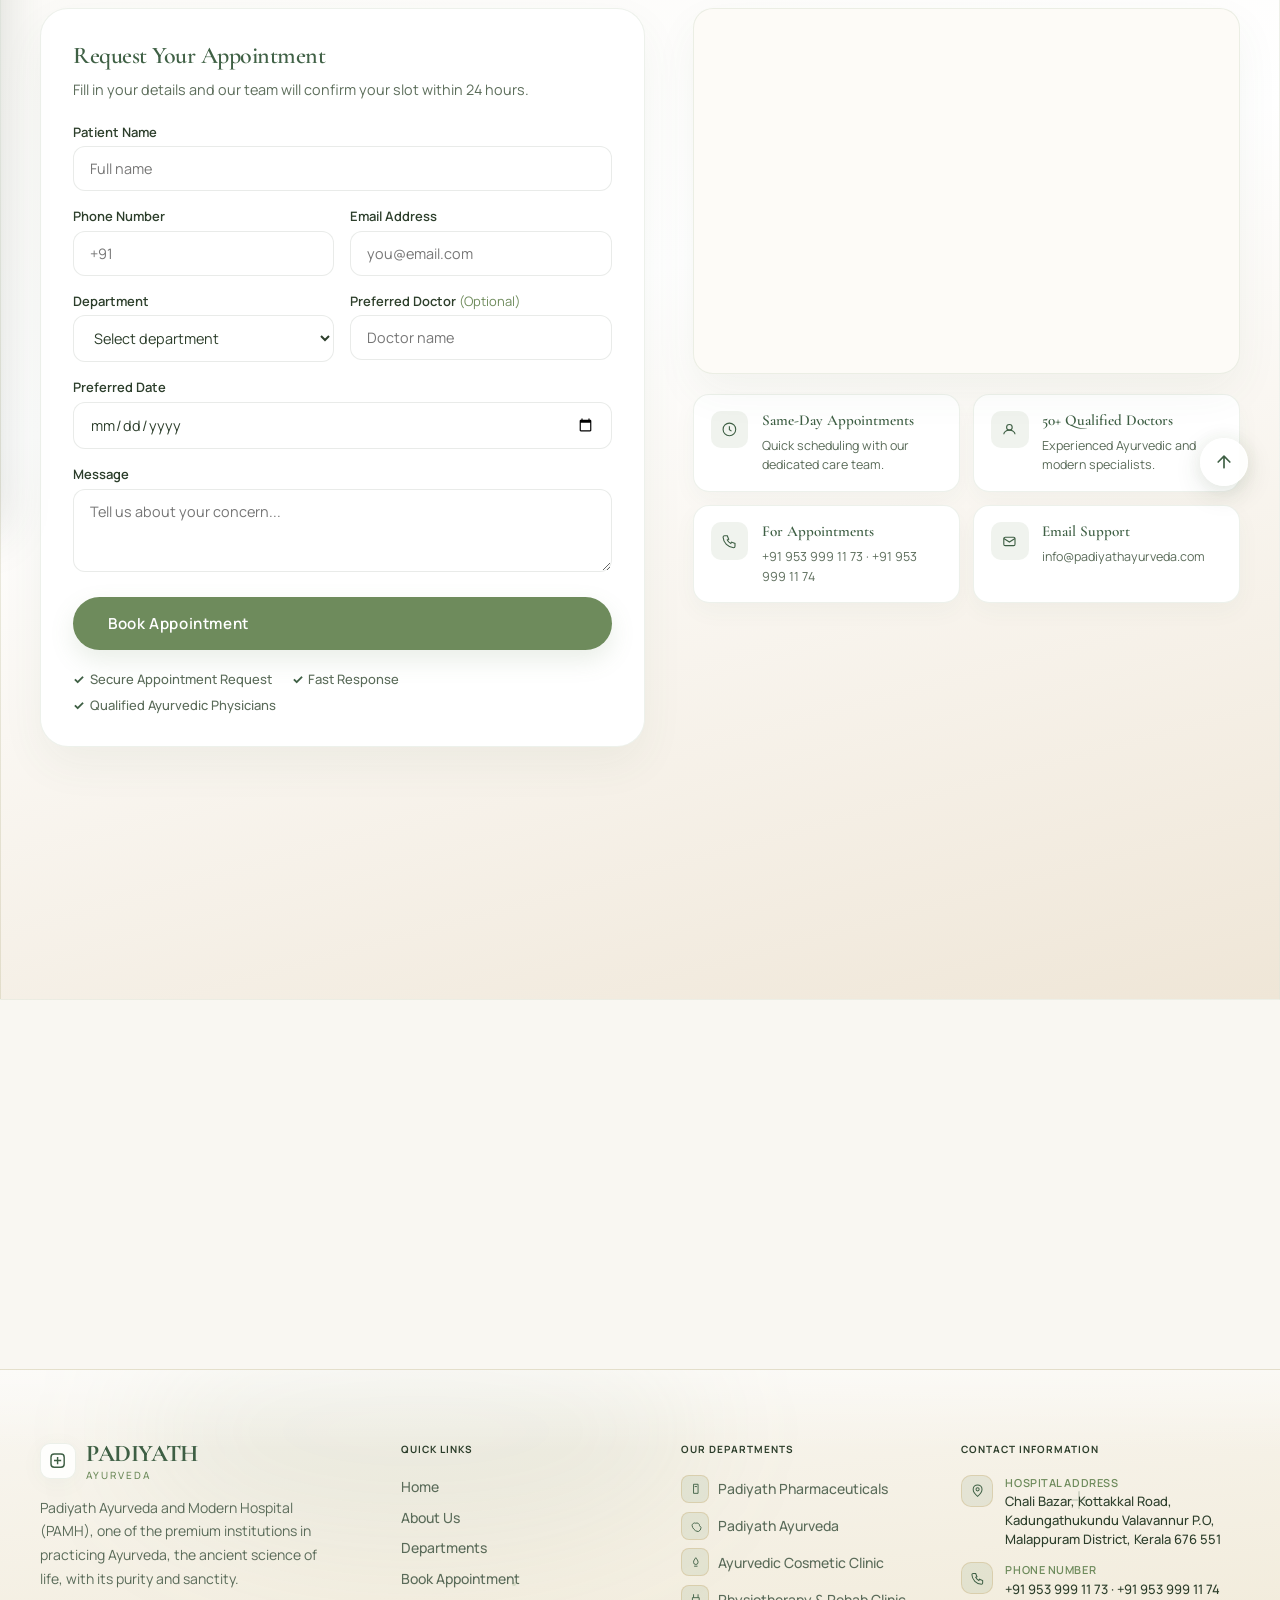
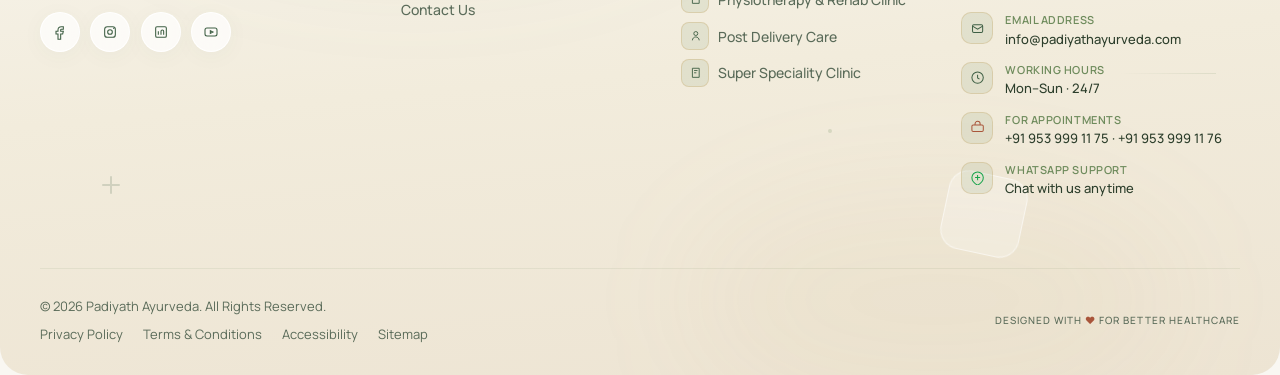
<file: doctor.html>
<!DOCTYPE html>
<html lang="en">
  <head>
    <meta charset="UTF-8" />
    <meta name="viewport" content="width=device-width, initial-scale=1.0" />
    <meta http-equiv="refresh" content="0; url=index.html#appointment" />
    <title>Book Appointment | Padiyath Ayurveda</title>
    <link rel="canonical" href="index.html#appointment" />
  </head>
  <body>
    <p>This page has moved. <a href="index.html#appointment">Book an appointment at Padiyath Ayurveda</a>.</p>
  </body>
</html>
</file>
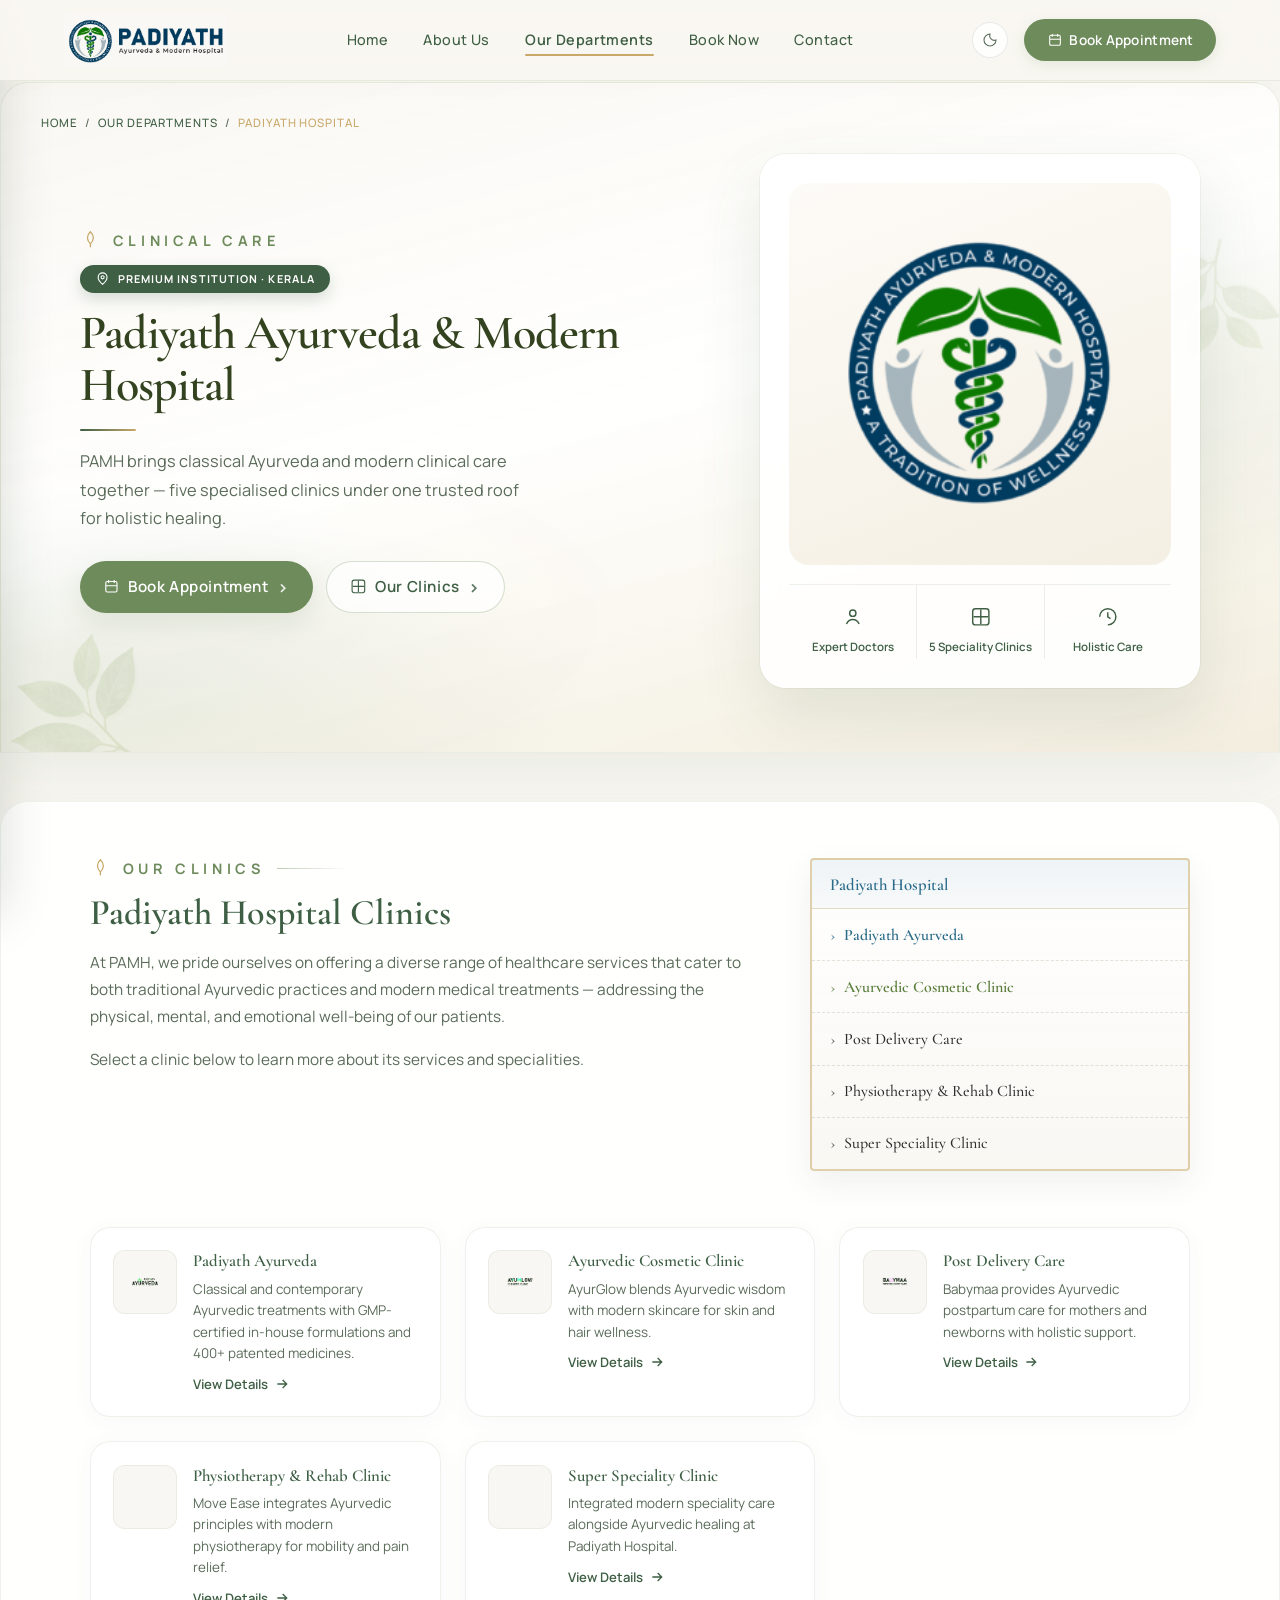
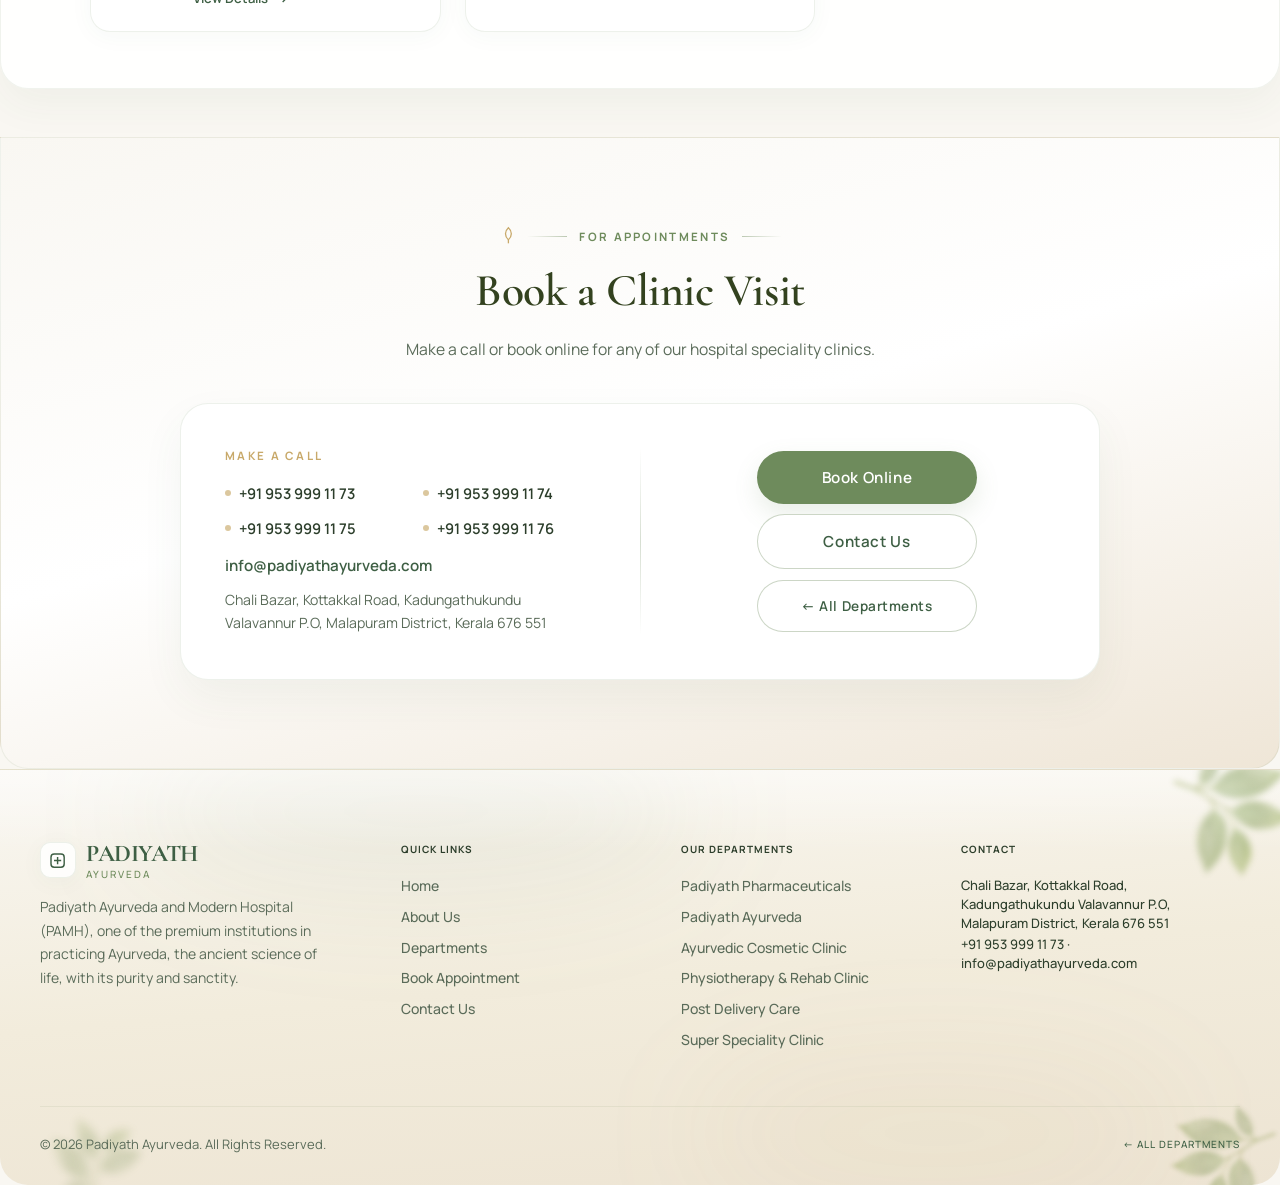
<file: hospital.html>
<!DOCTYPE html>
<html lang="en">
  <head>
    <meta charset="UTF-8" />
    <meta name="viewport" content="width=device-width, initial-scale=1.0" />
    <title>Padiyath Hospital | Padiyath Ayurveda</title>
    <link rel="preconnect" href="https://fonts.googleapis.com" />
    <link rel="preconnect" href="https://fonts.gstatic.com" crossorigin />
    <link
      href="https://fonts.googleapis.com/css2?family=Cormorant+Garamond:ital,wght@0,300;0,400;0,500;0,600;0,700;1,400&family=Playfair+Display:wght@500;600;700;800&family=Manrope:wght@300;400;500;600;700;800&family=Inter:wght@300;400;500;600&display=swap"
      rel="stylesheet"
    />
    <link rel="stylesheet" href="assets/css/styles.css?v=1.10.4" />
  </head>
  <body>
    <div class="nav-drawer" id="nav-drawer" aria-hidden="true" inert>
      <div class="nav-drawer-header">
        <img class="nav-drawer-logo-img" src="assets/images/logo.png" alt="Padiyath Ayurveda" decoding="async" />
        <button type="button" class="nav-drawer-close" id="nav-drawer-close" aria-label="Close menu">
          <svg viewBox="0 0 24 24" fill="none" aria-hidden="true"><path d="M6 6l12 12M18 6L6 18" /></svg>
        </button>
      </div>
      <nav class="nav-drawer-links" aria-label="Mobile navigation">
        <a href="index.html" class="nav-drawer-link">
          <svg viewBox="0 0 24 24" fill="none" aria-hidden="true"><path d="M4 10.5 12 4l8 6.5V20a1 1 0 0 1-1 1h-5v-6H10v6H5a1 1 0 0 1-1-1v-9.5Z" /></svg>
          Home
        </a>
        <a href="about.html" class="nav-drawer-link">
          <svg viewBox="0 0 24 24" fill="none" aria-hidden="true"><rect x="4" y="8" width="16" height="12" rx="1" /><path d="M9 8V6a3 3 0 0 1 6 0v2" /></svg>
          About Us
        </a>
        <a href="departments.html" class="nav-drawer-link active">
          <svg viewBox="0 0 24 24" fill="none" aria-hidden="true"><path d="M12 4v16M4 12h16" /><rect x="3" y="3" width="18" height="18" rx="3" /></svg>
          Our Departments
        </a>
        <a href="index.html#appointment" class="nav-drawer-link">
          <svg viewBox="0 0 24 24" fill="none" aria-hidden="true"><rect x="4" y="5" width="16" height="15" rx="2" /><path d="M8 3v4M16 3v4M4 11h16" /></svg>
          Book Now
        </a>
        <a href="contact.html" class="nav-drawer-link">
          <svg viewBox="0 0 24 24" fill="none" aria-hidden="true"><rect x="4" y="6" width="16" height="12" rx="2" /><path d="M4 8l8 5 8-5" /></svg>
          Contact
        </a>
      </nav>
    </div>
    <div class="nav-drawer-overlay" id="nav-drawer-overlay" hidden></div>

    <main class="page-shell" id="hospital-page">
      <header class="top-nav" aria-label="Primary navigation">
        <div class="nav-brand-group">
          <button type="button" class="nav-menu-btn" id="nav-menu-btn" aria-label="Open menu" aria-expanded="false" aria-controls="nav-drawer">
            <svg viewBox="0 0 24 24" fill="none" aria-hidden="true"><path d="M4 7h16M4 12h16M4 17h16" /></svg>
          </button>
          <a class="brand" href="index.html" aria-label="Padiyath Ayurveda home">
            <img class="brand-logo-img" src="assets/images/logo.png" alt="Padiyath Ayurveda" decoding="async" />
          </a>
        </div>
        <nav class="nav-links">
          <a href="index.html">Home</a>
          <a href="about.html">About Us</a>
          <a href="departments.html" class="active">Our Departments</a>
          <a href="index.html#appointment">Book Now</a>
          <a href="contact.html">Contact</a>
        </nav>
        <div class="nav-actions">
          <button class="mode-btn nav-mode-btn" aria-label="Toggle dark mode">
            <svg viewBox="0 0 24 24" fill="none" aria-hidden="true">
              <path d="M12 3a9 9 0 1 0 9 9 7 7 0 0 1-9-9Z" />
            </svg>
          </button>
          <a class="book-btn" aria-label="Book Appointment" href="#appointment">
            <svg viewBox="0 0 24 24" fill="none" aria-hidden="true">
              <rect x="4" y="5" width="16" height="15" rx="2" />
              <path d="M8 3v4M16 3v4M4 11h16" />
            </svg>
            Book Appointment
          </a>
        </div>
      </header>

      <section class="division-hero hospital-hero reveal" aria-labelledby="hospital-heading">
        <div class="division-hero-atmosphere" aria-hidden="true">
          <img class="division-hero-deco division-hero-deco--bl" src="assets/images/leaf_deco.png" alt="" loading="eager" decoding="async" />
          <img class="division-hero-deco division-hero-deco--mr" src="assets/images/leaf_deco.png" alt="" loading="eager" decoding="async" />
          <div class="division-hero-mist"></div>
        </div>

        <nav class="abt-breadcrumb division-hero-breadcrumb" aria-label="Breadcrumb">
          <a href="index.html">Home</a>
          <span class="abt-breadcrumb-sep" aria-hidden="true">/</span>
          <a href="departments.html">Our Departments</a>
          <span class="abt-breadcrumb-sep" aria-hidden="true">/</span>
          <span aria-current="page">Padiyath Hospital</span>
        </nav>

        <div class="division-hero-inner">
          <div class="division-hero-copy">
            <div class="abt-kicker">
              <span class="abt-kicker-leaf" aria-hidden="true">
                <svg viewBox="0 0 24 24" fill="none" stroke="currentColor" stroke-width="1.5">
                  <path d="M12 2C7.5 6 7.5 12 12 16c4.5-4 4.5-10 0-14z"/>
                  <path d="M12 16v4"/>
                </svg>
              </span>
              <span class="abt-kicker-label">Clinical Care</span>
            </div>

            <span class="division-hero-badge">
              <svg viewBox="0 0 24 24" fill="none" aria-hidden="true">
                <path d="M12 21s-7-5.4-7-11a7 7 0 0 1 14 0c0 5.6-7 11-7 11Z"/>
                <circle cx="12" cy="10" r="2.5"/>
              </svg>
              Premium Institution &middot; Kerala
            </span>

            <h1 id="hospital-heading">Padiyath Ayurveda &amp; Modern Hospital</h1>
            <span class="division-hero-rule" aria-hidden="true"></span>
            <p class="division-hero-lead">
              PAMH brings classical Ayurveda and modern clinical care together &mdash; five specialised clinics
              under one trusted roof for holistic healing.
            </p>

            <div class="division-hero-actions">
              <a class="btn-primary" href="#appointment">
                <svg viewBox="0 0 24 24" fill="none" aria-hidden="true">
                  <rect x="4" y="5" width="16" height="15" rx="2" />
                  <path d="M8 3v4M16 3v4M4 11h16" />
                </svg>
                Book Appointment
                <span class="division-hero-chevron" aria-hidden="true">&rsaquo;</span>
              </a>
              <a class="btn-secondary" href="#hospital-clinics-heading">
                <svg viewBox="0 0 24 24" fill="none" aria-hidden="true">
                  <path d="M12 4v16M4 12h16"/><rect x="3" y="3" width="18" height="18" rx="3"/>
                </svg>
                Our Clinics
                <span class="division-hero-chevron" aria-hidden="true">&rsaquo;</span>
              </a>
            </div>
          </div>

          <aside class="division-hero-card">
            <div class="division-hero-card-logo">
              <img
                src="assets/images/division-1.png"
                alt="Padiyath Ayurveda and Modern Hospital"
                width="640"
                height="640"
                loading="eager"
                decoding="async"
              />
            </div>
            <ul class="division-hero-features" aria-label="Highlights">
              <li>
                <span class="division-hero-feature-icon" aria-hidden="true">
                  <svg viewBox="0 0 24 24" fill="none"><circle cx="12" cy="8" r="3.5"/><path d="M5 20c1.5-3.5 4-5 7-5s5.5 1.5 7 5"/></svg>
                </span>
                <span>Expert Doctors</span>
              </li>
              <li>
                <span class="division-hero-feature-icon" aria-hidden="true">
                  <svg viewBox="0 0 24 24" fill="none"><path d="M12 4v16M4 12h16"/><rect x="3" y="3" width="18" height="18" rx="3"/></svg>
                </span>
                <span>5 Speciality Clinics</span>
              </li>
              <li>
                <span class="division-hero-feature-icon" aria-hidden="true">
                  <svg viewBox="0 0 24 24" fill="none"><path d="M12 21a9 9 0 1 0-9-9"/><path d="M12 7v5l3 2"/></svg>
                </span>
                <span>Holistic Care</span>
              </li>
            </ul>
          </aside>
        </div>
      </section>

      <section class="hospital-clinics-section reveal" aria-labelledby="hospital-clinics-heading">
        <div class="hospital-clinics-layout">
          <div class="hospital-clinics-intro">
            <div class="abt-kicker">
              <span class="abt-kicker-leaf" aria-hidden="true">
                <svg viewBox="0 0 24 24" fill="none" stroke="currentColor" stroke-width="1.5">
                  <path d="M12 2C7.5 6 7.5 12 12 16c4.5-4 4.5-10 0-14z"/>
                  <path d="M12 16v4"/>
                </svg>
              </span>
              <span class="abt-kicker-label">Our Clinics</span>
              <span class="abt-kicker-line" aria-hidden="true"></span>
            </div>
            <h2 id="hospital-clinics-heading">Padiyath Hospital Clinics</h2>
            <p>
              At PAMH, we pride ourselves on offering a diverse range of healthcare services that cater
              to both traditional Ayurvedic practices and modern medical treatments — addressing the
              physical, mental, and emotional well-being of our patients.
            </p>
            <p>Select a clinic below to learn more about its services and specialities.</p>
          </div>

          <nav class="hospital-clinic-menu" aria-label="Padiyath Hospital clinics">
            <p class="hospital-clinic-menu-heading">Padiyath Hospital</p>
            <ul class="hospital-clinic-menu-list" data-hospital-clinic-links>
              <li>
                <a class="hospital-clinic-menu-link hospital-clinic-menu-link--primary" href="department.html?dept=padiyath-ayurveda">
                  <span class="hospital-clinic-menu-chevron" aria-hidden="true">&rsaquo;</span>
                  Padiyath Ayurveda
                </a>
              </li>
              <li>
                <a class="hospital-clinic-menu-link hospital-clinic-menu-link--accent" href="department.html?dept=ayurvedic-cosmetic-clinic">
                  <span class="hospital-clinic-menu-chevron" aria-hidden="true">&rsaquo;</span>
                  Ayurvedic Cosmetic Clinic
                </a>
              </li>
              <li>
                <a class="hospital-clinic-menu-link" href="department.html?dept=post-delivery-care">
                  <span class="hospital-clinic-menu-chevron" aria-hidden="true">&rsaquo;</span>
                  Post Delivery Care
                </a>
              </li>
              <li>
                <a class="hospital-clinic-menu-link" href="department.html?dept=physiotherapy-rehab">
                  <span class="hospital-clinic-menu-chevron" aria-hidden="true">&rsaquo;</span>
                  Physiotherapy &amp; Rehab Clinic
                </a>
              </li>
              <li>
                <a class="hospital-clinic-menu-link" href="department.html?dept=super-speciality-clinic">
                  <span class="hospital-clinic-menu-chevron" aria-hidden="true">&rsaquo;</span>
                  Super Speciality Clinic
                </a>
              </li>
            </ul>
          </nav>
        </div>

        <div class="hospital-clinic-cards" data-hospital-clinic-cards aria-label="Hospital clinic overview"></div>
      </section>

      <section class="book-section book-premium hospital-page-cta reveal" id="appointment" aria-labelledby="hospital-cta-heading">
        <header class="book-header">
          <div class="abt-kicker">
            <span class="abt-kicker-leaf" aria-hidden="true">
              <svg viewBox="0 0 24 24" fill="none" stroke="currentColor" stroke-width="1.5">
                <path d="M12 2C7.5 6 7.5 12 12 16c4.5-4 4.5-10 0-14z"/>
                <path d="M12 16v4"/>
              </svg>
            </span>
            <span class="abt-kicker-label">
              <span class="abt-kicker-line" aria-hidden="true"></span>
              For Appointments
              <span class="abt-kicker-line" aria-hidden="true"></span>
            </span>
          </div>
          <h2 id="hospital-cta-heading" class="book-heading">Book a Clinic Visit</h2>
          <p class="book-intro">Make a call or book online for any of our hospital speciality clinics.</p>
        </header>
        <div class="abt-cta-panel">
          <div class="abt-cta-col">
            <p class="abt-cta-label">Make a Call</p>
            <ul class="abt-cta-phones">
              <li><a href="tel:+919539991173">+91 953 999 11 73</a></li>
              <li><a href="tel:+919539991174">+91 953 999 11 74</a></li>
              <li><a href="tel:+919539991175">+91 953 999 11 75</a></li>
              <li><a href="tel:+919539991176">+91 953 999 11 76</a></li>
            </ul>
            <p class="abt-cta-email"><a href="mailto:info@padiyathayurveda.com">info@padiyathayurveda.com</a></p>
            <p class="abt-cta-address">Chali Bazar, Kottakkal Road, Kadungathukundu Valavannur P.O, Malapuram District, Kerala 676 551</p>
          </div>
          <div class="abt-cta-divider" aria-hidden="true"></div>
          <div class="abt-cta-col abt-cta-col--action">
            <a class="btn-primary" href="index.html#appointment">Book Online</a>
            <a class="btn-secondary" href="contact.html">Contact Us</a>
            <a class="btn-secondary hospital-back-link" href="departments.html">← All Departments</a>
          </div>
        </div>
      </section>
    </main>

    <button class="back-to-top" id="back-to-top" type="button" aria-label="Back to top" tabindex="-1" aria-hidden="true">
      <svg viewBox="0 0 24 24" fill="none" aria-hidden="true">
        <path d="M12 5v14M5 12l7-7 7 7" />
      </svg>
    </button>

    <footer class="site-footer reveal" id="site-footer">
      <div class="foot-cursor-glow" aria-hidden="true"></div>
      <div class="foot-leaf-deco" aria-hidden="true">
        <img class="foot-leaf foot-leaf--tl" src="assets/images/leaf_deco.png" alt="" loading="lazy" decoding="async" />
        <img class="foot-leaf foot-leaf--tr" src="assets/images/leaf_deco.png" alt="" loading="lazy" decoding="async" />
        <img class="foot-leaf foot-leaf--bl" src="assets/images/leaf_deco.png" alt="" loading="lazy" decoding="async" />
        <img class="foot-leaf foot-leaf--br" src="assets/images/leaf_deco.png" alt="" loading="lazy" decoding="async" />
      </div>
      <div class="foot-bg" aria-hidden="true">
        <div class="foot-bg-glow foot-bg-glow--1"></div>
        <div class="foot-bg-glow foot-bg-glow--2"></div>
        <div class="foot-bg-wave"></div>
      </div>
      <div class="footer-inner">
        <div class="footer-grid">
          <div class="footer-col footer-col--brand">
            <a class="footer-brand" href="index.html" aria-label="Padiyath Ayurveda home">
              <span class="footer-brand-icon" aria-hidden="true">
                <svg viewBox="0 0 24 24" fill="none">
                  <rect x="3.75" y="3.75" width="16.5" height="16.5" rx="4" />
                  <path d="M12 7.5v9M7.5 12h9" />
                </svg>
              </span>
              <span class="footer-brand-text">
                <strong>PADIYATH</strong>
                <small>AYURVEDA</small>
              </span>
            </a>
            <p class="footer-desc">
              Padiyath Ayurveda and Modern Hospital (PAMH), one of the premium institutions in
              practicing Ayurveda, the ancient science of life, with its purity and sanctity.
            </p>
          </div>
          <div class="footer-col">
            <h4 class="footer-heading">Quick Links</h4>
            <ul class="footer-links">
              <li><a href="index.html">Home</a></li>
              <li><a href="about.html">About Us</a></li>
              <li><a href="departments.html">Departments</a></li>
              <li><a href="index.html#appointment">Book Appointment</a></li>
              <li><a href="contact.html">Contact Us</a></li>
            </ul>
          </div>
          <div class="footer-col">
            <h4 class="footer-heading">Our Departments</h4>
            <ul class="footer-dept-list">
              <li><a href="pharmaceuticals.html">Padiyath Pharmaceuticals</a></li>
              <li><a href="department.html?dept=padiyath-ayurveda">Padiyath Ayurveda</a></li>
              <li><a href="department.html?dept=ayurvedic-cosmetic-clinic">Ayurvedic Cosmetic Clinic</a></li>
              <li><a href="department.html?dept=physiotherapy-rehab">Physiotherapy &amp; Rehab Clinic</a></li>
              <li><a href="department.html?dept=post-delivery-care">Post Delivery Care</a></li>
              <li><a href="department.html?dept=super-speciality-clinic">Super Speciality Clinic</a></li>
            </ul>
          </div>
          <div class="footer-col">
            <h4 class="footer-heading">Contact</h4>
            <ul class="footer-contact-list">
              <li>
                <div>
                  <p class="footer-contact-value">Chali Bazar, Kottakkal Road, Kadungathukundu Valavannur P.O, Malapuram District, Kerala 676 551</p>
                  <p class="footer-contact-value">+91 953 999 11 73 · info@padiyathayurveda.com</p>
                </div>
              </li>
            </ul>
          </div>
        </div>
        <div class="footer-bottom">
          <p class="footer-copy">© 2026 Padiyath Ayurveda. All Rights Reserved.</p>
          <p class="footer-tagline"><a href="departments.html">← All Departments</a></p>
        </div>
      </div>
    </footer>

    <script src="assets/js/mobile-nav.js" defer></script>
    <script src="assets/js/departments-data.js" defer></script>
    <script src="assets/js/hospital.js" defer></script>
  </body>
</html>
</file>
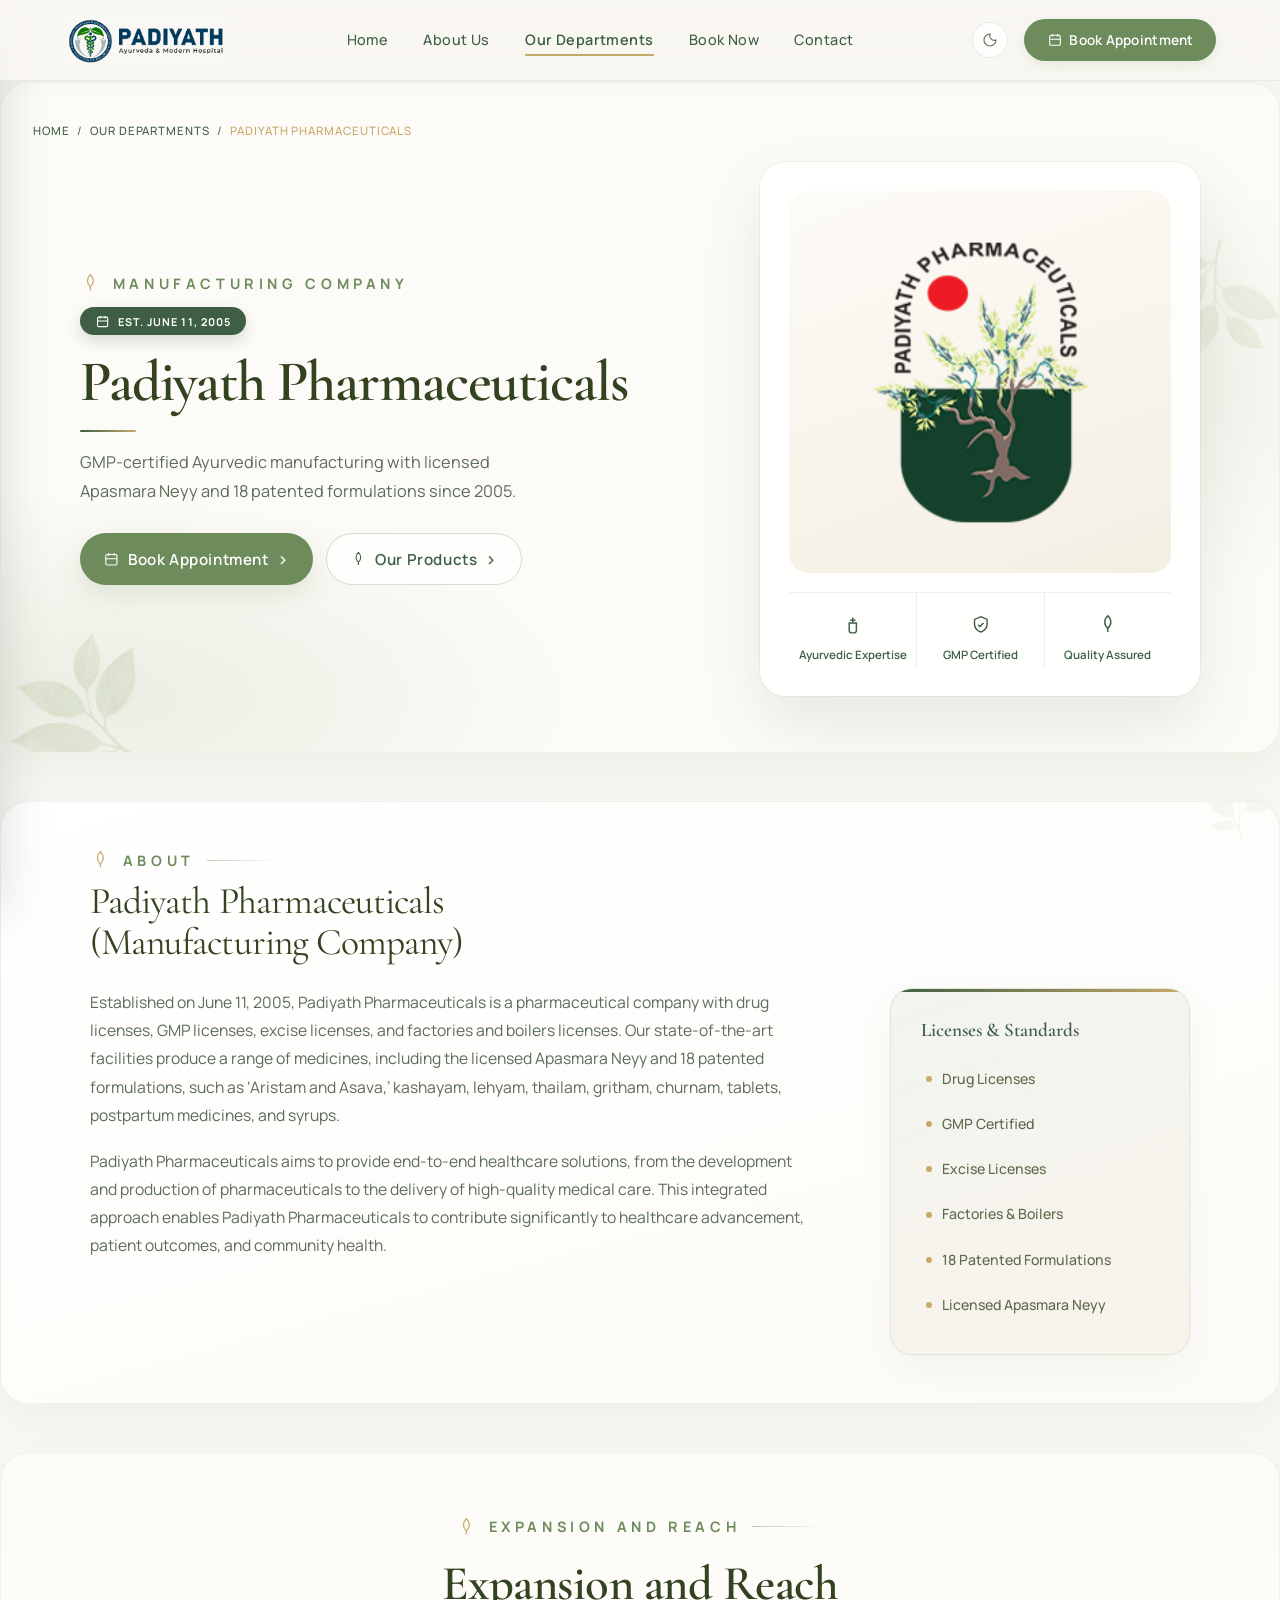
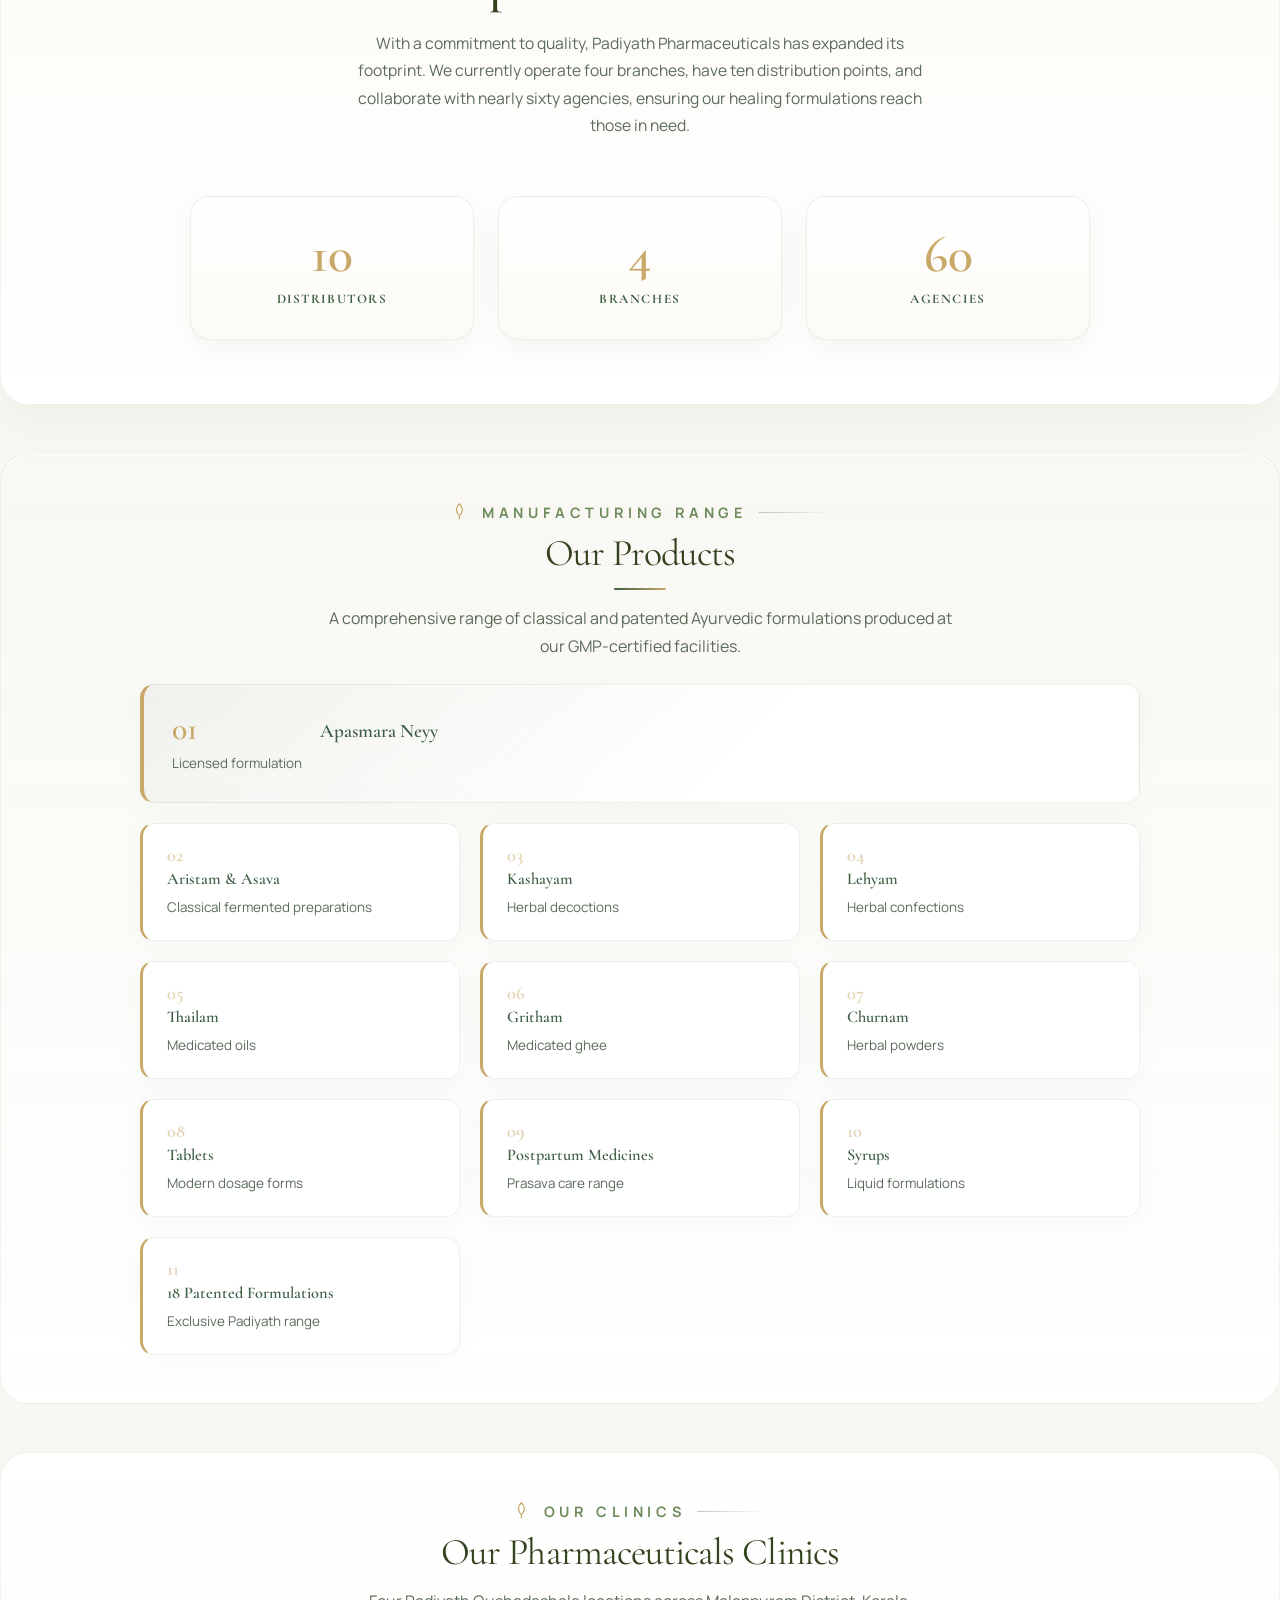
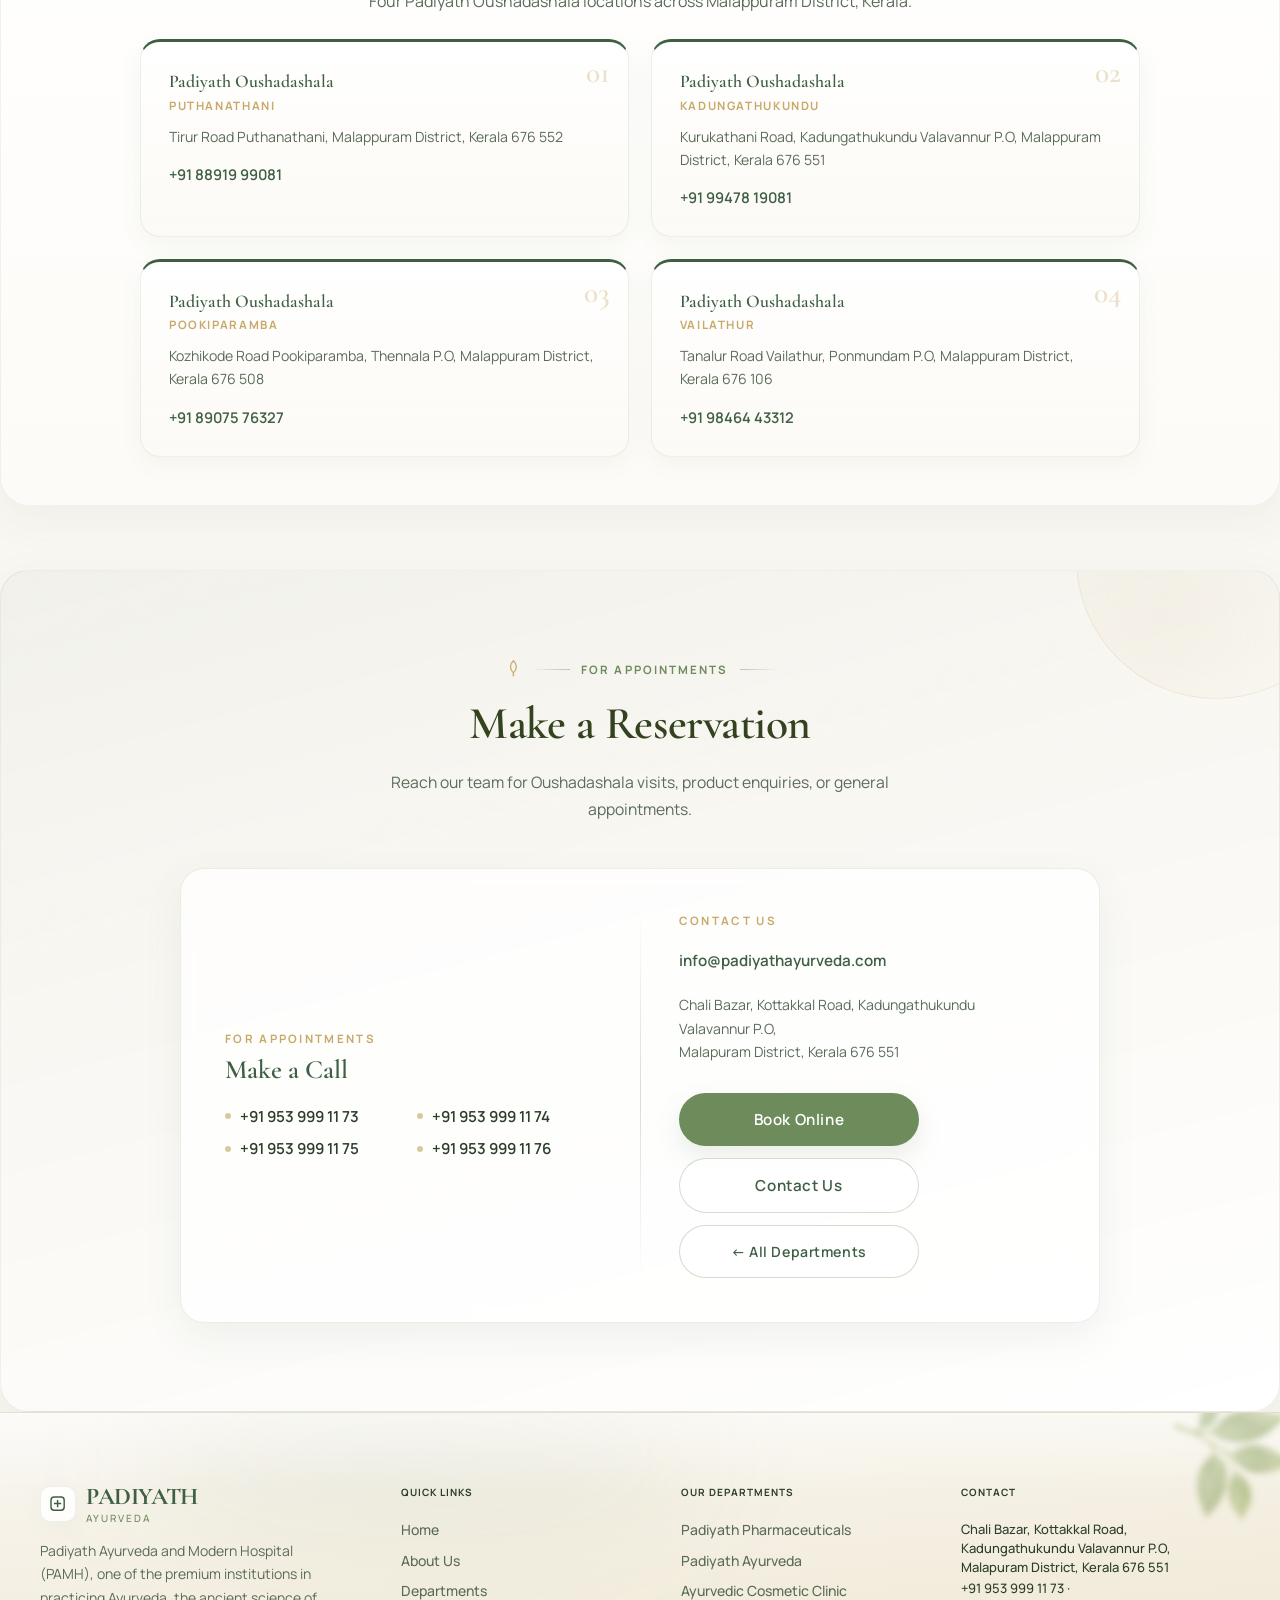
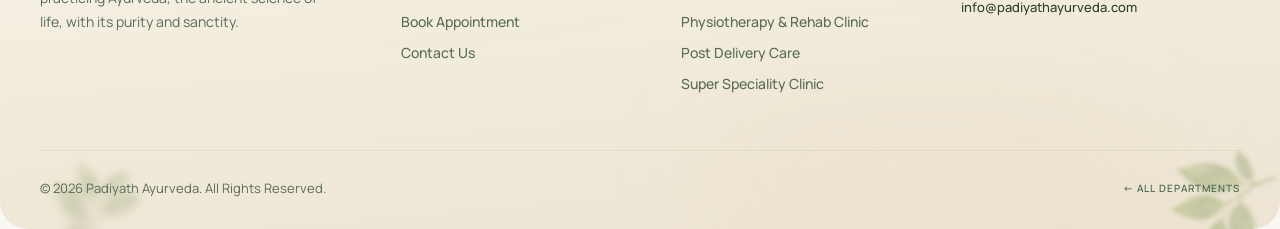
<file: pharmaceuticals.html>
<!DOCTYPE html>
<html lang="en">
  <head>
    <meta charset="UTF-8" />
    <meta name="viewport" content="width=device-width, initial-scale=1.0" />
    <title>Padiyath Pharmaceuticals | Padiyath Ayurveda</title>
    <link rel="preconnect" href="https://fonts.googleapis.com" />
    <link rel="preconnect" href="https://fonts.gstatic.com" crossorigin />
    <link
      href="https://fonts.googleapis.com/css2?family=Cormorant+Garamond:ital,wght@0,300;0,400;0,500;0,600;0,700;1,400&family=Playfair+Display:wght@500;600;700;800&family=Manrope:wght@300;400;500;600;700;800&family=Inter:wght@300;400;500;600&display=swap"
      rel="stylesheet"
    />
    <link rel="stylesheet" href="assets/css/styles.css?v=1.10.4" />
  </head>
  <body>
    <div class="nav-drawer" id="nav-drawer" aria-hidden="true" inert>
      <div class="nav-drawer-header">
        <img class="nav-drawer-logo-img" src="assets/images/logo.png" alt="Padiyath Ayurveda" decoding="async" />
        <button type="button" class="nav-drawer-close" id="nav-drawer-close" aria-label="Close menu">
          <svg viewBox="0 0 24 24" fill="none" aria-hidden="true"><path d="M6 6l12 12M18 6L6 18" /></svg>
        </button>
      </div>
      <nav class="nav-drawer-links" aria-label="Mobile navigation">
        <a href="index.html" class="nav-drawer-link">
          <svg viewBox="0 0 24 24" fill="none" aria-hidden="true"><path d="M4 10.5 12 4l8 6.5V20a1 1 0 0 1-1 1h-5v-6H10v6H5a1 1 0 0 1-1-1v-9.5Z" /></svg>
          Home
        </a>
        <a href="about.html" class="nav-drawer-link">
          <svg viewBox="0 0 24 24" fill="none" aria-hidden="true"><rect x="4" y="8" width="16" height="12" rx="1" /><path d="M9 8V6a3 3 0 0 1 6 0v2" /></svg>
          About Us
        </a>
        <a href="departments.html" class="nav-drawer-link active">
          <svg viewBox="0 0 24 24" fill="none" aria-hidden="true"><path d="M12 4v16M4 12h16" /><rect x="3" y="3" width="18" height="18" rx="3" /></svg>
          Our Departments
        </a>
        <a href="index.html#appointment" class="nav-drawer-link">
          <svg viewBox="0 0 24 24" fill="none" aria-hidden="true"><rect x="4" y="5" width="16" height="15" rx="2" /><path d="M8 3v4M16 3v4M4 11h16" /></svg>
          Book Now
        </a>
        <a href="contact.html" class="nav-drawer-link">
          <svg viewBox="0 0 24 24" fill="none" aria-hidden="true"><rect x="4" y="6" width="16" height="12" rx="2" /><path d="M4 8l8 5 8-5" /></svg>
          Contact
        </a>
      </nav>
    </div>
    <div class="nav-drawer-overlay" id="nav-drawer-overlay" hidden></div>

    <main class="page-shell" id="pharma-page">
      <header class="top-nav" aria-label="Primary navigation">
        <div class="nav-brand-group">
          <button type="button" class="nav-menu-btn" id="nav-menu-btn" aria-label="Open menu" aria-expanded="false" aria-controls="nav-drawer">
            <svg viewBox="0 0 24 24" fill="none" aria-hidden="true"><path d="M4 7h16M4 12h16M4 17h16" /></svg>
          </button>
          <a class="brand" href="index.html" aria-label="Padiyath Ayurveda home">
            <img class="brand-logo-img" src="assets/images/logo.png" alt="Padiyath Ayurveda" decoding="async" />
          </a>
        </div>
        <nav class="nav-links">
          <a href="index.html">Home</a>
          <a href="about.html">About Us</a>
          <a href="departments.html" class="active">Our Departments</a>
          <a href="index.html#appointment">Book Now</a>
          <a href="contact.html">Contact</a>
        </nav>
        <div class="nav-actions">
          <button class="mode-btn nav-mode-btn" aria-label="Toggle dark mode">
            <svg viewBox="0 0 24 24" fill="none" aria-hidden="true">
              <path d="M12 3a9 9 0 1 0 9 9 7 7 0 0 1-9-9Z" />
            </svg>
          </button>
          <a class="book-btn" aria-label="Book Appointment" href="#appointment">
            <svg viewBox="0 0 24 24" fill="none" aria-hidden="true">
              <rect x="4" y="5" width="16" height="15" rx="2" />
              <path d="M8 3v4M16 3v4M4 11h16" />
            </svg>
            Book Appointment
          </a>
        </div>
      </header>

      <section class="division-hero pharma-hero reveal" aria-labelledby="pharma-heading">
        <div class="division-hero-atmosphere" aria-hidden="true">
          <img class="division-hero-deco division-hero-deco--bl" src="assets/images/leaf_deco.png" alt="" loading="eager" decoding="async" />
          <img class="division-hero-deco division-hero-deco--mr" src="assets/images/leaf_deco.png" alt="" loading="eager" decoding="async" />
          <div class="division-hero-mist"></div>
        </div>

        <nav class="abt-breadcrumb division-hero-breadcrumb" aria-label="Breadcrumb">
          <a href="index.html">Home</a>
          <span class="abt-breadcrumb-sep" aria-hidden="true">/</span>
          <a href="departments.html">Our Departments</a>
          <span class="abt-breadcrumb-sep" aria-hidden="true">/</span>
          <span aria-current="page">Padiyath Pharmaceuticals</span>
        </nav>

        <div class="division-hero-inner">
          <div class="division-hero-copy">
            <div class="abt-kicker">
              <span class="abt-kicker-leaf" aria-hidden="true">
                <svg viewBox="0 0 24 24" fill="none" stroke="currentColor" stroke-width="1.5">
                  <path d="M12 2C7.5 6 7.5 12 12 16c4.5-4 4.5-10 0-14z"/>
                  <path d="M12 16v4"/>
                </svg>
              </span>
              <span class="abt-kicker-label">Manufacturing Company</span>
            </div>

            <span class="division-hero-badge">
              <svg viewBox="0 0 24 24" fill="none" aria-hidden="true">
                <rect x="4" y="5" width="16" height="15" rx="2" />
                <path d="M8 3v4M16 3v4M4 11h16" />
              </svg>
              Est. June 11, 2005
            </span>

            <h1 id="pharma-heading">Padiyath Pharmaceuticals</h1>
            <span class="division-hero-rule" aria-hidden="true"></span>
            <p class="division-hero-lead" data-pharma-short>
              GMP-certified Ayurvedic manufacturing with licensed Apasmara Neyy and 18 patented formulations since 2005.
            </p>

            <div class="division-hero-actions">
              <a class="btn-primary" href="#appointment">
                <svg viewBox="0 0 24 24" fill="none" aria-hidden="true">
                  <rect x="4" y="5" width="16" height="15" rx="2" />
                  <path d="M8 3v4M16 3v4M4 11h16" />
                </svg>
                Book Appointment
                <span class="division-hero-chevron" aria-hidden="true">&rsaquo;</span>
              </a>
              <a class="btn-secondary" href="#pharma-products-heading">
                <svg viewBox="0 0 24 24" fill="none" aria-hidden="true">
                  <path d="M12 2C7.5 6 7.5 12 12 16c4.5-4 4.5-10 0-14z"/>
                  <path d="M12 16v4"/>
                </svg>
                Our Products
                <span class="division-hero-chevron" aria-hidden="true">&rsaquo;</span>
              </a>
            </div>
          </div>

          <aside class="division-hero-card">
            <div class="division-hero-card-logo">
              <img
                src="assets/images/division-2.png"
                alt="Padiyath Pharmaceuticals"
                width="640"
                height="640"
                loading="eager"
                decoding="async"
                data-pharma-image
              />
            </div>
            <ul class="division-hero-features" aria-label="Highlights">
              <li>
                <span class="division-hero-feature-icon" aria-hidden="true">
                  <svg viewBox="0 0 24 24" fill="none"><path d="M8 10h8v8a3 3 0 0 1-3 3h-2a3 3 0 0 1-3-3v-8Z"/><path d="M12 10V4M9 7h6"/></svg>
                </span>
                <span>Ayurvedic Expertise</span>
              </li>
              <li>
                <span class="division-hero-feature-icon" aria-hidden="true">
                  <svg viewBox="0 0 24 24" fill="none"><path d="M12 3l7 3v5c0 4.5-3 7.5-7 9-4-1.5-7-4.5-7-9V6l7-3Z"/><path d="M9 12l2 2 4-4"/></svg>
                </span>
                <span>GMP Certified</span>
              </li>
              <li>
                <span class="division-hero-feature-icon" aria-hidden="true">
                  <svg viewBox="0 0 24 24" fill="none"><path d="M12 2C7.5 6 7.5 12 12 16c4.5-4 4.5-10 0-14z"/><path d="M12 16v4"/></svg>
                </span>
                <span>Quality Assured</span>
              </li>
            </ul>
          </aside>
        </div>
      </section>

      <section class="dept-detail-section pharma-about reveal" aria-labelledby="pharma-about-heading">
        <div class="pharma-section-bg" aria-hidden="true">
          <img class="pharma-section-leaf" src="assets/images/leaf_deco.png" alt="" loading="lazy" decoding="async" />
        </div>
        <div class="dept-detail-section-inner pharma-about-inner">
          <header class="dept-detail-section-header">
            <div class="abt-kicker">
              <span class="abt-kicker-leaf" aria-hidden="true">
                <svg viewBox="0 0 24 24" fill="none" stroke="currentColor" stroke-width="1.5">
                  <path d="M12 2C7.5 6 7.5 12 12 16c4.5-4 4.5-10 0-14z"/>
                  <path d="M12 16v4"/>
                </svg>
              </span>
              <span class="abt-kicker-label">About</span>
              <span class="abt-kicker-line" aria-hidden="true"></span>
            </div>
            <h2 id="pharma-about-heading">Padiyath Pharmaceuticals (Manufacturing Company)</h2>
          </header>
          <div class="pharma-about-grid">
            <div class="pharma-about-copy">
              <p class="dept-detail-description" data-pharma-desc>
                Established on June 11, 2005, Padiyath Pharmaceuticals is a pharmaceutical company with drug licenses,
                GMP licenses, excise licenses, and factories and boilers licenses. Our state-of-the-art facilities produce
                a range of medicines, including the licensed Apasmara Neyy and 18 patented formulations, such as
                ‘Aristam and Asava,’ kashayam, lehyam, thailam, gritham, churnam, tablets, postpartum medicines, and syrups.
              </p>
              <p class="dept-detail-description" data-pharma-desc-ext>
                Padiyath Pharmaceuticals aims to provide end-to-end healthcare solutions, from the development and production
                of pharmaceuticals to the delivery of high-quality medical care. This integrated approach enables Padiyath
                Pharmaceuticals to contribute significantly to healthcare advancement, patient outcomes, and community health.
                This division operates state-of-the-art facilities adhering to stringent quality control measures and regulatory
                standards. It employs cutting-edge technology and highly skilled professionals to ensure the safety, efficacy,
                and consistency of its products.
              </p>
            </div>
            <aside class="pharma-licenses-panel" aria-label="Licenses and certifications">
              <h3>Licenses &amp; Standards</h3>
              <ul>
                <li>Drug Licenses</li>
                <li>GMP Certified</li>
                <li>Excise Licenses</li>
                <li>Factories &amp; Boilers</li>
                <li>18 Patented Formulations</li>
                <li>Licensed Apasmara Neyy</li>
              </ul>
            </aside>
          </div>
        </div>
      </section>

      <section class="impact-section impact-premium pharma-stats-section pharma-stats-section--elevated reveal" aria-labelledby="pharma-stats-heading">
        <header class="impact-header">
          <div class="abt-kicker">
            <span class="abt-kicker-leaf" aria-hidden="true">
              <svg viewBox="0 0 24 24" fill="none" stroke="currentColor" stroke-width="1.5">
                <path d="M12 2C7.5 6 7.5 12 12 16c4.5-4 4.5-10 0-14z"/>
                <path d="M12 16v4"/>
              </svg>
            </span>
            <span class="abt-kicker-label">Expansion and Reach</span>
            <span class="abt-kicker-line" aria-hidden="true"></span>
          </div>
          <h2 id="pharma-stats-heading" class="impact-heading">Expansion and Reach</h2>
          <p class="impact-intro">
            With a commitment to quality, Padiyath Pharmaceuticals has expanded its footprint. We currently
            operate four branches, have ten distribution points, and collaborate with nearly sixty agencies,
            ensuring our healing formulations reach those in need.
          </p>
        </header>
        <div class="impact-stats pharma-stats" data-pharma-stats role="list">
          <article class="impact-stat" role="listitem">
            <p class="impact-stat-value impact-stat-value--static">10</p>
            <h3>Distributors</h3>
          </article>
          <article class="impact-stat" role="listitem">
            <p class="impact-stat-value impact-stat-value--static">4</p>
            <h3>Branches</h3>
          </article>
          <article class="impact-stat" role="listitem">
            <p class="impact-stat-value impact-stat-value--static">60</p>
            <h3>Agencies</h3>
          </article>
        </div>
      </section>

      <section class="dept-detail-section dept-detail-section--alt pharma-products-section pharma-products-section--elevated reveal" aria-labelledby="pharma-products-heading">
        <div class="dept-detail-section-inner">
          <header class="dept-detail-section-header dept-detail-section-header--center">
            <div class="abt-kicker">
              <span class="abt-kicker-leaf" aria-hidden="true">
                <svg viewBox="0 0 24 24" fill="none" stroke="currentColor" stroke-width="1.5">
                  <path d="M12 2C7.5 6 7.5 12 12 16c4.5-4 4.5-10 0-14z"/>
                  <path d="M12 16v4"/>
                </svg>
              </span>
              <span class="abt-kicker-label">Manufacturing Range</span>
              <span class="abt-kicker-line" aria-hidden="true"></span>
            </div>
            <h2 id="pharma-products-heading">Our Products</h2>
            <p class="dept-detail-section-intro">
              A comprehensive range of classical and patented Ayurvedic formulations produced at our
              GMP-certified facilities.
            </p>
          </header>
          <div class="pharma-products-grid" data-pharma-products role="list"></div>
        </div>
      </section>

      <section class="dept-detail-section pharma-clinics-section pharma-clinics-section--elevated reveal" aria-labelledby="pharma-clinics-heading">
        <div class="dept-detail-section-inner">
          <header class="dept-detail-section-header dept-detail-section-header--center">
            <div class="abt-kicker">
              <span class="abt-kicker-leaf" aria-hidden="true">
                <svg viewBox="0 0 24 24" fill="none" stroke="currentColor" stroke-width="1.5">
                  <path d="M12 2C7.5 6 7.5 12 12 16c4.5-4 4.5-10 0-14z"/>
                  <path d="M12 16v4"/>
                </svg>
              </span>
              <span class="abt-kicker-label">Our Clinics</span>
              <span class="abt-kicker-line" aria-hidden="true"></span>
            </div>
            <h2 id="pharma-clinics-heading">Our Pharmaceuticals Clinics</h2>
            <p class="dept-detail-section-intro">
              Four Padiyath Oushadashala locations across Malappuram District, Kerala.
            </p>
          </header>
          <div class="pharma-clinic-grid" data-pharma-clinics>
            <article class="pharma-clinic-card">
              <span class="pharma-clinic-num" aria-hidden="true">01</span>
              <h3>Padiyath Oushadashala</h3>
              <p class="pharma-clinic-label">Puthanathani</p>
              <p class="pharma-clinic-address">Tirur Road Puthanathani, Malappuram District, Kerala 676 552</p>
              <a class="pharma-clinic-phone" href="tel:+918891999081">+91 88919 99081</a>
            </article>
            <article class="pharma-clinic-card">
              <span class="pharma-clinic-num" aria-hidden="true">02</span>
              <h3>Padiyath Oushadashala</h3>
              <p class="pharma-clinic-label">Kadungathukundu</p>
              <p class="pharma-clinic-address">Kurukathani Road, Kadungathukundu Valavannur P.O, Malappuram District, Kerala 676 551</p>
              <a class="pharma-clinic-phone" href="tel:+919947819081">+91 99478 19081</a>
            </article>
            <article class="pharma-clinic-card">
              <span class="pharma-clinic-num" aria-hidden="true">03</span>
              <h3>Padiyath Oushadashala</h3>
              <p class="pharma-clinic-label">Pookiparamba</p>
              <p class="pharma-clinic-address">Kozhikode Road Pookiparamba, Thennala P.O, Malappuram District, Kerala 676 508</p>
              <a class="pharma-clinic-phone" href="tel:+918907576327">+91 89075 76327</a>
            </article>
            <article class="pharma-clinic-card">
              <span class="pharma-clinic-num" aria-hidden="true">04</span>
              <h3>Padiyath Oushadashala</h3>
              <p class="pharma-clinic-label">Vailathur</p>
              <p class="pharma-clinic-address">Tanalur Road Vailathur, Ponmundam P.O, Malappuram District, Kerala 676 106</p>
              <a class="pharma-clinic-phone" href="tel:+919846443312">+91 98464 43312</a>
            </article>
          </div>
        </div>
      </section>

      <section class="book-section book-premium pharma-page-cta reveal" id="appointment" aria-labelledby="pharma-cta-heading">
        <header class="book-header">
          <div class="abt-kicker">
            <span class="abt-kicker-leaf" aria-hidden="true">
              <svg viewBox="0 0 24 24" fill="none" stroke="currentColor" stroke-width="1.5">
                <path d="M12 2C7.5 6 7.5 12 12 16c4.5-4 4.5-10 0-14z"/>
                <path d="M12 16v4"/>
              </svg>
            </span>
            <span class="abt-kicker-label">
              <span class="abt-kicker-line" aria-hidden="true"></span>
              For Appointments
              <span class="abt-kicker-line" aria-hidden="true"></span>
            </span>
          </div>
          <h2 id="pharma-cta-heading" class="book-heading">Make a Reservation</h2>
          <p class="book-intro">Reach our team for Oushadashala visits, product enquiries, or general appointments.</p>
        </header>
        <div class="abt-cta-panel">
          <div class="abt-cta-col">
            <p class="abt-cta-label">For Appointments</p>
            <h3 class="abt-cta-title">Make a Call</h3>
            <ul class="abt-cta-phones">
              <li><a href="tel:+919539991173">+91 953 999 11 73</a></li>
              <li><a href="tel:+919539991174">+91 953 999 11 74</a></li>
              <li><a href="tel:+919539991175">+91 953 999 11 75</a></li>
              <li><a href="tel:+919539991176">+91 953 999 11 76</a></li>
            </ul>
          </div>
          <div class="abt-cta-divider" aria-hidden="true"></div>
          <div class="abt-cta-col abt-cta-col--action">
            <p class="abt-cta-label">Contact Us</p>
            <p class="abt-cta-email"><a href="mailto:info@padiyathayurveda.com">info@padiyathayurveda.com</a></p>
            <p class="abt-cta-address">
              Chali Bazar, Kottakkal Road, Kadungathukundu Valavannur P.O,<br />
              Malapuram District, Kerala 676 551
            </p>
            <div class="abt-cta-actions">
              <a class="btn-primary" href="index.html#appointment">Book Online</a>
              <a class="btn-secondary" href="contact.html">Contact Us</a>
              <a class="btn-secondary pharma-back-link" href="departments.html">← All Departments</a>
            </div>
          </div>
        </div>
      </section>
    </main>

    <button class="back-to-top" id="back-to-top" type="button" aria-label="Back to top" tabindex="-1" aria-hidden="true">
      <svg viewBox="0 0 24 24" fill="none" aria-hidden="true">
        <path d="M12 5v14M5 12l7-7 7 7" />
      </svg>
    </button>

    <footer class="site-footer reveal" id="site-footer">
      <div class="foot-cursor-glow" aria-hidden="true"></div>
      <div class="foot-leaf-deco" aria-hidden="true">
        <img class="foot-leaf foot-leaf--tl" src="assets/images/leaf_deco.png" alt="" loading="lazy" decoding="async" />
        <img class="foot-leaf foot-leaf--tr" src="assets/images/leaf_deco.png" alt="" loading="lazy" decoding="async" />
        <img class="foot-leaf foot-leaf--bl" src="assets/images/leaf_deco.png" alt="" loading="lazy" decoding="async" />
        <img class="foot-leaf foot-leaf--br" src="assets/images/leaf_deco.png" alt="" loading="lazy" decoding="async" />
      </div>
      <div class="foot-bg" aria-hidden="true">
        <div class="foot-bg-glow foot-bg-glow--1"></div>
        <div class="foot-bg-glow foot-bg-glow--2"></div>
        <div class="foot-bg-wave"></div>
      </div>
      <div class="footer-inner">
        <div class="footer-grid">
          <div class="footer-col footer-col--brand">
            <a class="footer-brand" href="index.html" aria-label="Padiyath Ayurveda home">
              <span class="footer-brand-icon" aria-hidden="true">
                <svg viewBox="0 0 24 24" fill="none">
                  <rect x="3.75" y="3.75" width="16.5" height="16.5" rx="4" />
                  <path d="M12 7.5v9M7.5 12h9" />
                </svg>
              </span>
              <span class="footer-brand-text">
                <strong>PADIYATH</strong>
                <small>AYURVEDA</small>
              </span>
            </a>
            <p class="footer-desc">
              Padiyath Ayurveda and Modern Hospital (PAMH), one of the premium institutions in
              practicing Ayurveda, the ancient science of life, with its purity and sanctity.
            </p>
          </div>
          <div class="footer-col">
            <h4 class="footer-heading">Quick Links</h4>
            <ul class="footer-links">
              <li><a href="index.html">Home</a></li>
              <li><a href="about.html">About Us</a></li>
              <li><a href="departments.html">Departments</a></li>
              <li><a href="index.html#appointment">Book Appointment</a></li>
              <li><a href="contact.html">Contact Us</a></li>
            </ul>
          </div>
          <div class="footer-col">
            <h4 class="footer-heading">Our Departments</h4>
            <ul class="footer-dept-list">
              <li><a href="pharmaceuticals.html">Padiyath Pharmaceuticals</a></li>
              <li><a href="department.html?dept=padiyath-ayurveda">Padiyath Ayurveda</a></li>
              <li><a href="department.html?dept=ayurvedic-cosmetic-clinic">Ayurvedic Cosmetic Clinic</a></li>
              <li><a href="department.html?dept=physiotherapy-rehab">Physiotherapy &amp; Rehab Clinic</a></li>
              <li><a href="department.html?dept=post-delivery-care">Post Delivery Care</a></li>
              <li><a href="department.html?dept=super-speciality-clinic">Super Speciality Clinic</a></li>
            </ul>
          </div>
          <div class="footer-col">
            <h4 class="footer-heading">Contact</h4>
            <ul class="footer-contact-list">
              <li>
                <div>
                  <p class="footer-contact-value">Chali Bazar, Kottakkal Road, Kadungathukundu Valavannur P.O, Malapuram District, Kerala 676 551</p>
                  <p class="footer-contact-value">+91 953 999 11 73 · info@padiyathayurveda.com</p>
                </div>
              </li>
            </ul>
          </div>
        </div>
        <div class="footer-bottom">
          <p class="footer-copy">© 2026 Padiyath Ayurveda. All Rights Reserved.</p>
          <p class="footer-tagline"><a href="departments.html">← All Departments</a></p>
        </div>
      </div>
    </footer>

    <script src="assets/js/mobile-nav.js" defer></script>
    <script src="assets/js/departments-data.js" defer></script>
    <script src="assets/js/pharmaceuticals.js" defer></script>
  </body>
</html>
</file>
<file: assets/css/styles.css>
:root {
  --white: #ffffff;
  --medical-blue: #3E5F44; /* map to forest green */
  --deep-navy: #2C3E2B; /* map to dark forest green */
  --teal: #6E8B5C; /* map to sage green */
  --soft-gray: #EFE6D7; /* map to soft beige */
  --bg-ivory: #F9F7F2;
  --sage-green: #6E8B5C;
  --forest-green: #3E5F44;
  --gold-accent: #C8A96A;
  --gold-accent-rgb: 200, 169, 106;
  --soft-beige: #EFE6D7;
  --text-dark: #2C3E2B;
  --text-muted: #5A6B59;
  --label: #6E8B5C;
  --glass-border: rgba(255, 255, 255, 0.72);
  --divider: rgba(62, 95, 68, 0.1);
  --space-xs: 0.5rem;
  --space-sm: 0.75rem;
  --space-md: 1.25rem;
  --space-lg: 2rem;
  --space-xl: 3rem;
  --radius-sm: 10px;
  --radius-md: 14px;
  --radius-lg: 20px;
  --radius-xl: 28px;
  --shadow-soft: 0 4px 24px rgba(62, 95, 68, 0.04);
  --shadow-medium: 0 12px 40px rgba(62, 95, 68, 0.08);
  --shadow-elevated: 0 24px 56px rgba(62, 95, 68, 0.12);
  --font-sans: "Manrope", "Inter", -apple-system, BlinkMacSystemFont, "Segoe UI", sans-serif;
  --font-serif: "Cormorant Garamond", "Playfair Display", Georgia, serif;
}

*,
*::before,
*::after {
  box-sizing: border-box;
}

body {
  margin: 0;
  min-height: 100vh;
  font-family: var(--font-sans);
  font-weight: 400;
  -webkit-font-smoothing: antialiased;
  -moz-osx-font-smoothing: grayscale;
  background: var(--bg-ivory);
  color: var(--text-dark);
}

/* Font system --- from code.html */
.brand-text strong,
.footer-brand-text strong {
  font-family: var(--font-serif);
  font-weight: 700;
  letter-spacing: -0.025em;
}

.hero-left h1,
.about-content h2,
.dept-header h2,
.spec-header h2,
.why-header h2,
.impact-header h2,
.testi-top-header h2,
.book-header h2,
.home-section h2,
.appointment-cta h2,
.dept-card-body h3,
.dept-featured-content h3,
.spec-card-panel h3,
.spec-featured-content h3,
.why-card h3,
.impact-card h3,
.about-card h3,
.feature-card h3,
.stat-value {
  font-family: var(--font-serif);
  font-weight: 400;
  letter-spacing: -0.025em;
}

.testi-deco-quote,
.testi-quote-icon {
  font-family: var(--font-serif);
}

.page-shell {
  width: min(1440px, 100%);
  margin: 0 auto;
  padding: 1rem clamp(1rem, 3.2vw, 2.25rem) clamp(1.5rem, 3vw, 2rem);
}

.top-nav {
  display: flex;
  align-items: center;
  justify-content: space-between;
  gap: 1rem;
  padding: 0.65rem 1.1rem;
  border-radius: var(--radius-lg);
  background: rgba(255, 255, 255, 0.72);
  border: 1px solid rgba(44, 62, 43, 0.06);
  box-shadow: var(--shadow-soft);
  backdrop-filter: blur(20px) saturate(1.2);
  -webkit-backdrop-filter: blur(20px) saturate(1.2);
}

.brand {
  display: flex;
  align-items: center;
  gap: 0.62rem;
  text-decoration: none;
  color: inherit;
}

.brand-icon {
  width: 2rem;
  height: 2rem;
  border-radius: 8px;
  background: #f4efe3;
  display: grid;
  place-items: center;
}

.brand-icon svg {
  width: 1.15rem;
  height: 1.15rem;
  stroke: var(--medical-blue);
  stroke-width: 1.8;
}

.brand-text {
  display: flex;
  flex-direction: column;
  line-height: 1;
}

.brand-text strong {
  font-size: 1.5rem;
  color: var(--medical-blue);
}

.brand-text small {
  margin-top: 0.15rem;
  letter-spacing: 0.2em;
  font-size: 0.625rem;
  font-weight: 500;
  color: #74836f;
}

.nav-links {
  display: flex;
  align-items: center;
  gap: 1.35rem;
}

.nav-links a {
  text-decoration: none;
  color: var(--text-muted);
  font-size: 0.875rem;
  font-weight: 500;
  position: relative;
  transition: color 0.2s ease;
}

.nav-links a:hover {
  color: var(--deep-navy);
}

.nav-links a.active {
  color: var(--medical-blue);
}

.nav-links a.active::after {
  content: "";
  position: absolute;
  left: 0;
  right: 0;
  bottom: -0.6rem;
  height: 2px;
  background: var(--medical-blue);
  border-radius: 2px;
}

.nav-actions {
  display: flex;
  align-items: center;
  gap: 0.65rem;
}

.mode-btn {
  width: 2.25rem;
  height: 2.25rem;
  border-radius: 999px;
  border: 1px solid rgba(44, 62, 43, 0.1);
  background: rgba(255, 255, 255, 0.9);
  color: var(--text-muted);
  cursor: pointer;
  display: grid;
  place-items: center;
  transition: border-color 0.2s ease, background 0.2s ease;
}

.mode-btn svg {
  width: 1rem;
  height: 1rem;
  stroke: currentColor;
  stroke-width: 1.6;
  fill: none;
}

.book-btn {
  border: 0;
  border-radius: var(--radius-sm);
  padding: 0.65rem 1.1rem;
  background: linear-gradient(135deg, #3E5F44 0%, #C8A96A 100%);
  color: #fff;
  font-size: 0.875rem;
  font-weight: 600;
  letter-spacing: 0.025em;
  cursor: pointer;
  display: inline-flex;
  align-items: center;
  gap: 0.45rem;
  box-shadow: 0 4px 16px rgba(110, 139, 92, 0.25);
  transition: transform 0.2s ease, box-shadow 0.2s ease;
  text-decoration: none;
}

.book-btn svg {
  width: 1rem;
  height: 1rem;
  stroke: currentColor;
  stroke-width: 1.6;
  fill: none;
}

a.book-btn {
  text-decoration: none;
}

.book-btn:hover {
  transform: translateY(-1px);
  box-shadow: 0 8px 24px rgba(110, 139, 92, 0.32);
}

/* --- Mobile navigation drawer (code.html pattern) --- */

.nav-brand-group {
  display: flex;
  align-items: center;
  gap: 0.35rem;
  min-width: 0;
}

.nav-menu-btn {
  display: none;
  width: 2.5rem;
  height: 2.5rem;
  border: 0;
  border-radius: 10px;
  background: transparent;
  color: var(--medical-blue);
  cursor: pointer;
  place-items: center;
  flex-shrink: 0;
  padding: 0;
}

.nav-menu-btn svg {
  width: 1.5rem;
  height: 1.5rem;
  stroke: currentColor;
  stroke-width: 1.75;
  stroke-linecap: round;
}

.nav-drawer {
  position: fixed;
  top: 0;
  left: 0;
  z-index: 60;
  width: min(20rem, 86vw);
  height: 100%;
  background: #fbf9f8;
  box-shadow: 0 12px 48px rgba(44, 62, 43, 0.18);
  transform: translateX(-100%);
  transition: transform 0.3s ease;
  display: flex;
  flex-direction: column;
}

.nav-drawer.is-open {
  transform: translateX(0);
}

.nav-drawer-header {
  display: flex;
  align-items: center;
  justify-content: space-between;
  padding: 1.25rem 1.25rem 0.75rem;
}

.nav-drawer-brand {
  font-family: var(--font-serif);
  font-size: 1.35rem;
  font-weight: 700;
  color: var(--medical-blue);
}

.nav-drawer-close {
  width: 2.5rem;
  height: 2.5rem;
  border: 0;
  border-radius: 10px;
  background: transparent;
  color: var(--text-muted);
  cursor: pointer;
  display: grid;
  place-items: center;
  padding: 0;
}

.nav-drawer-close svg {
  width: 1.35rem;
  height: 1.35rem;
  stroke: currentColor;
  stroke-width: 1.75;
  stroke-linecap: round;
}

.nav-drawer-links {
  display: flex;
  flex-direction: column;
  gap: 0.35rem;
  padding: 0.75rem 1.25rem 1.5rem;
}

.nav-drawer-link {
  display: flex;
  align-items: center;
  gap: 0.75rem;
  padding: 0.85rem 1rem;
  border-radius: 999px;
  text-decoration: none;
  font-size: 0.875rem;
  font-weight: 600;
  letter-spacing: 0.02em;
  color: var(--text-muted);
  transition: background 0.2s ease, color 0.2s ease;
}

.nav-drawer-link svg {
  width: 1.25rem;
  height: 1.25rem;
  stroke: currentColor;
  stroke-width: 1.6;
  fill: none;
  flex-shrink: 0;
}

.nav-drawer-link:hover {
  background: rgba(110, 139, 92, 0.06);
  color: var(--deep-navy);
}

.nav-drawer-link.active {
  background: linear-gradient(135deg, #3E5F44 0%, #C8A96A 100%);
  color: #fff;
  box-shadow: 0 4px 16px rgba(110, 139, 92, 0.22);
}

.nav-drawer-overlay {
  position: fixed;
  inset: 0;
  z-index: 55;
  background: rgba(0, 0, 0, 0.2);
  backdrop-filter: blur(4px);
  -webkit-backdrop-filter: blur(4px);
  opacity: 0;
  pointer-events: none;
  transition: opacity 0.3s ease;
}

.nav-drawer-overlay.is-visible {
  opacity: 1;
  pointer-events: auto;
}

body.nav-drawer-open {
  overflow: hidden;
}

.hero-section {
  min-height: calc(100vh - 88px);
  display: grid;
  grid-template-columns: minmax(380px, 0.92fr) minmax(540px, 1.08fr);
  align-items: center;
  gap: clamp(2rem, 4vw, 3.5rem);
  padding: clamp(2rem, 4vw, 3.55rem) 0 clamp(1rem, 3vw, 1.5rem);
  position: relative;
}

.hero-bg-accent {
  position: absolute;
  inset: 5% -8% 5% 38%;
  z-index: -1;
  background:
    radial-gradient(ellipse 80% 60% at 30% 40%, rgba(110, 139, 92, 0.06), transparent 55%),
    radial-gradient(ellipse 60% 50% at 80% 70%, rgba(200, 169, 106, 0.04), transparent 50%);
  pointer-events: none;
}

.hero-left {
  display: flex;
  flex-direction: column;
  align-items: flex-start;
  max-width: 36rem;
}

.eyebrow {
  margin: 0;
  display: inline-flex;
  align-items: center;
  gap: 0.4rem;
  font-size: 0.75rem;
  font-weight: 500;
  letter-spacing: 0.2em;
  text-transform: uppercase;
  color: var(--medical-blue);
  background: rgba(110, 139, 92, 0.06);
  border: 1px solid rgba(110, 139, 92, 0.1);
  border-radius: 999px;
  padding: 0.4rem 0.85rem;
}

.eyebrow svg {
  width: 0.75rem;
  height: 0.75rem;
  stroke: var(--medical-blue);
  stroke-width: 1.5;
  fill: rgba(110, 139, 92, 0.15);
}

.hero-left h1 {
  margin: var(--space-md) 0 0;
  font-size: clamp(2.35rem, 4.8vw, 3.75rem);
  line-height: 1.05;
  color: var(--deep-navy);
}

.hero-left h1 span {
  display: block;
  font-style: italic;
  font-weight: 400;
  background: linear-gradient(105deg, #3E5F44 0%, #C8A96A 100%);
  -webkit-background-clip: text;
  background-clip: text;
  color: transparent;
}

.hero-copy {
  margin: var(--space-md) 0 0;
  max-width: 42ch;
  color: var(--text-muted);
  font-size: 1.0625rem;
  font-weight: 400;
  line-height: 1.7;
}

.feature-row {
  margin: var(--space-md) 0 0;
  padding: 0;
  list-style: none;
  display: flex;
  flex-wrap: wrap;
  gap: 0.5rem 1.5rem;
}

.feature-row li {
  display: inline-flex;
  align-items: center;
  gap: 0.45rem;
  color: var(--text-dark);
  font-weight: 500;
  font-size: 0.875rem;
}

.feature-check {
  width: 1.25rem;
  height: 1.25rem;
  border-radius: 999px;
  background: rgba(110, 139, 92, 0.08);
  display: grid;
  place-items: center;
  flex-shrink: 0;
}

.feature-check svg {
  width: 0.7rem;
  height: 0.7rem;
  stroke: var(--medical-blue);
  stroke-width: 2.2;
  stroke-linecap: round;
  stroke-linejoin: round;
}

.hero-cta-row {
  margin-top: var(--space-lg);
  display: flex;
  flex-wrap: wrap;
  gap: 0.75rem;
}

.btn-primary,
.btn-secondary {
  border-radius: var(--radius-sm);
  padding: 0.85rem 1.5rem;
  font-size: 0.875rem;
  font-weight: 600;
  letter-spacing: 0.025em;
  cursor: pointer;
  display: inline-flex;
  align-items: center;
  gap: 0.5rem;
  text-decoration: none;
  transition: transform 0.2s ease, box-shadow 0.2s ease, border-color 0.2s ease;
}

.btn-primary svg,
.btn-secondary svg {
  width: 1.05rem;
  height: 1.05rem;
  stroke: currentColor;
  stroke-width: 1.6;
  fill: none;
}

.btn-primary {
  border: 0;
  color: #fff;
  background: linear-gradient(135deg, #3E5F44 0%, #C8A96A 100%);
  box-shadow: 0 8px 28px rgba(110, 139, 92, 0.28);
}

.btn-primary:hover {
  transform: translateY(-2px);
  box-shadow: 0 12px 36px rgba(110, 139, 92, 0.35);
}

.btn-secondary {
  border: 1px solid rgba(44, 62, 43, 0.12);
  color: var(--deep-navy);
  background: var(--white);
}

.btn-secondary:hover {
  border-color: rgba(110, 139, 92, 0.25);
  background: rgba(110, 139, 92, 0.02);
}

.hero-trust-row {
  margin-top: var(--space-lg);
  width: 100%;
  display: flex;
  align-items: center;
  gap: var(--space-md);
  padding-top: var(--space-md);
  border-top: 1px solid var(--divider);
}

.hero-trust-row article {
  flex: 1;
  min-width: 0;
}

.trust-divider {
  width: 1px;
  height: 2rem;
  background: var(--divider);
  flex-shrink: 0;
}

.hero-trust-row h3 {
  margin: 0;
  font-size: 1.125rem;
  font-weight: 700;
  letter-spacing: -0.02em;
  color: var(--deep-navy);
}

.hero-trust-row h3 span {
  font-size: 0.8em;
  font-weight: 500;
  color: var(--text-muted);
}

.hero-trust-row p {
  margin: 0.15rem 0 0;
  font-size: 0.75rem;
  font-weight: 500;
  color: var(--label);
  letter-spacing: 0.01em;
}

.hero-right {
  display: flex;
  justify-content: flex-end;
  align-items: center;
}

.hero-visual-shell {
  width: min(720px, 100%);
  position: relative;
  padding-bottom: 5.5rem;
  padding-top: 50px;
}

.hero-dot-grid {
  position: absolute;
  left: -0.5rem;
  top: 1.5rem;
  width: 4.5rem;
  height: 4.5rem;
  background-image: radial-gradient(circle, rgba(44, 62, 43, 0.12) 1.5px, transparent 1.5px);
  background-size: 10px 10px;
  opacity: 0.7;
  pointer-events: none;
  z-index: 1;
}

.hero-visual-glow {
  position: absolute;
  width: 85%;
  height: 90%;
  right: -2%;
  top: 5%;
  background:
    radial-gradient(ellipse 70% 50% at 70% 30%, rgba(255, 255, 255, 0.5), transparent 50%),
    radial-gradient(ellipse 50% 40% at 90% 80%, rgba(110, 139, 92, 0.08), transparent 45%);
  border-radius: 50%;
  pointer-events: none;
}

.hero-image-frame {
  width: 100%;
  aspect-ratio: 5 / 4;
  position: relative;
  border-radius: 48% 52% 44% 56% / 42% 46% 54% 58%;
  overflow: hidden;
  background: var(--soft-gray);
  box-shadow: var(--shadow-elevated);
  isolation: isolate;
}

.hero-image-frame::before {
  content: "";
  position: absolute;
  inset: 0;
  background:
    radial-gradient(ellipse 60% 40% at 75% 15%, rgba(255, 255, 255, 0.35), transparent 50%),
    linear-gradient(165deg, rgba(255, 255, 255, 0.12) 0%, transparent 45%);
  pointer-events: none;
  z-index: 2;
}

.hero-image-frame::after {
  content: "";
  position: absolute;
  inset: auto 0 0;
  height: 35%;
  background: linear-gradient(180deg, transparent, rgba(44, 62, 43, 0.12));
  pointer-events: none;
  z-index: 2;
}

.hero-image {
  position: absolute;
  inset: 0;
  width: 100%;
  height: 100%;
  object-fit: cover;
  object-position: center 42%;
  transform: scale(1.03);
  filter: contrast(1.04) saturate(1.06) brightness(1.02);
}

.stats-panel {
  position: absolute;
  left: 50%;
  transform: translateX(-50%);
  bottom: 0;
  width: min(94%, 640px);
  display: grid;
  grid-template-columns: repeat(4, 1fr);
  border-radius: var(--radius-xl);
  background: rgba(255, 255, 255, 0.78);
  border: 1px solid var(--glass-border);
  box-shadow: var(--shadow-medium);
  backdrop-filter: blur(20px) saturate(1.15);
  -webkit-backdrop-filter: blur(20px) saturate(1.15);
  overflow: hidden;
}

.stat-card {
  padding: 1.1rem 0.75rem;
  text-align: center;
  position: relative;
}

.stat-card:not(:last-child)::after {
  content: "";
  position: absolute;
  right: 0;
  top: 25%;
  height: 50%;
  width: 1px;
  background: var(--divider);
}

.stat-icon {
  width: 2.25rem;
  height: 2.25rem;
  margin: 0 auto 0.5rem;
  border-radius: var(--radius-sm);
  display: grid;
  place-items: center;
}

.stat-icon--blue {
  background: rgba(110, 139, 92, 0.1);
}

.stat-icon--blue svg {
  stroke: #3E5F44;
}

.stat-icon--teal {
  background: rgba(200, 169, 106, 0.1);
}

.stat-icon--teal svg {
  stroke: #C8A96A;
}

.stat-icon--purple {
  background: rgba(110, 139, 92, 0.1);
}

.stat-icon--purple svg {
  stroke: #6E8B5C;
}

.stat-icon--gold {
  background: rgba(200, 169, 106, 0.1);
}

.stat-icon--gold svg {
  stroke: #C8A96A;
}

.stat-icon svg {
  width: 1.15rem;
  height: 1.15rem;
  stroke-width: 1.6;
  stroke-linecap: round;
  stroke-linejoin: round;
  fill: none;
}

.stat-value {
  margin: 0;
  font-size: clamp(1.75rem, 2.5vw, 2.25rem);
  color: var(--deep-navy);
}

.stat-label {
  margin: 0.2rem 0 0;
  font-size: 0.625rem;
  font-weight: 700;
  text-transform: uppercase;
  letter-spacing: 0.2em;
  color: var(--label);
}

.stats-panel::after {
  display: none;
}


/* --- About Section --- */
.about-section {
  position: relative;
  margin-top: clamp(3rem, 6vw, 5rem);
  padding: clamp(3rem, 6vw, 5rem) clamp(1.25rem, 3vw, 2rem);
  border-radius: var(--radius-xl);
  overflow: hidden;
  background: linear-gradient(165deg, #f9f7f2 0%, #ffffff 45%, #f4efe3 100%);
  border: 1px solid rgba(110, 139, 92, 0.08);
}

.about-bg-gradient {
  position: absolute;
  inset: 0;
  background:
    radial-gradient(ellipse 70% 50% at 15% 30%, rgba(110, 139, 92, 0.07), transparent 55%),
    radial-gradient(ellipse 60% 45% at 85% 70%, rgba(200, 169, 106, 0.06), transparent 50%),
    radial-gradient(ellipse 40% 35% at 50% 100%, rgba(110, 139, 92, 0.04), transparent 45%);
  animation: aboutGradientShift 12s ease-in-out infinite alternate;
  pointer-events: none;
}

@keyframes aboutGradientShift {
  0% {
    opacity: 0.85;
    transform: scale(1) translateY(0);
  }
  100% {
    opacity: 1;
    transform: scale(1.05) translateY(-1%);
  }
}

.about-main {
  position: relative;
  display: grid;
  grid-template-columns: minmax(320px, 1fr) minmax(380px, 1.05fr);
  gap: clamp(2rem, 4vw, 4rem);
  align-items: center;
  max-width: 1280px;
  margin: 0 auto;
}

.about-label {
  margin: 0;
  font-size: 0.75rem;
  font-weight: 500;
  letter-spacing: 0.2em;
  text-transform: uppercase;
  color: var(--medical-blue);
}

.about-content h2 {
  margin: 0.75rem 0 0;
  font-size: clamp(1.85rem, 3.5vw, 2.75rem);
  line-height: 1.1;
  color: var(--deep-navy);
  max-width: 18ch;
}

.about-description {
  margin: 1.25rem 0 0;
  max-width: 48ch;
  font-size: 1rem;
  line-height: 1.75;
  color: var(--text-muted);
}

.about-features {
  margin-top: 1.75rem;
  display: grid;
  grid-template-columns: repeat(2, minmax(0, 1fr));
  gap: 0.85rem;
}

.about-feature-card {
  display: flex;
  align-items: flex-start;
  gap: 0.85rem;
  padding: 1rem 1.1rem;
  border-radius: var(--radius-md);
  background: rgba(255, 255, 255, 0.72);
  border: 1px solid rgba(255, 255, 255, 0.9);
  box-shadow: var(--shadow-soft);
  backdrop-filter: blur(12px);
  -webkit-backdrop-filter: blur(12px);
  transition: transform 0.3s ease, box-shadow 0.3s ease, border-color 0.3s ease;
}

.about-feature-card:hover {
  transform: translateY(-3px);
  box-shadow: var(--shadow-medium);
  border-color: rgba(110, 139, 92, 0.15);
}

.about-feature-icon {
  flex-shrink: 0;
  width: 2.5rem;
  height: 2.5rem;
  border-radius: var(--radius-sm);
  background: rgba(110, 139, 92, 0.08);
  display: grid;
  place-items: center;
}

.about-feature-icon svg {
  width: 1.2rem;
  height: 1.2rem;
  stroke: var(--medical-blue);
  stroke-width: 1.6;
  fill: none;
  stroke-linecap: round;
  stroke-linejoin: round;
}

.about-feature-card h3 {
  margin: 0;
  font-size: 0.9375rem;
  font-weight: 600;
  color: var(--deep-navy);
  letter-spacing: -0.01em;
}

.about-feature-card p {
  margin: 0.25rem 0 0;
  font-size: 0.8125rem;
  line-height: 1.5;
  color: var(--text-muted);
}

.about-cta {
  margin-top: 1.75rem;
}

.about-visual {
  position: relative;
  min-height: 420px;
}

.about-visual-glow {
  position: absolute;
  inset: 10% 5% 15% 10%;
  background: radial-gradient(ellipse 80% 70% at 50% 50%, rgba(110, 139, 92, 0.14), transparent 65%);
  border-radius: 50%;
  filter: blur(24px);
  pointer-events: none;
  animation: aboutGlowPulse 8s ease-in-out infinite alternate;
}

@keyframes aboutGlowPulse {
  0% {
    opacity: 0.7;
    transform: scale(0.95);
  }
  100% {
    opacity: 1;
    transform: scale(1.08);
  }
}

.about-shape {
  position: absolute;
  pointer-events: none;
  z-index: 1;
}

.about-shape--cross {
  top: 8%;
  right: 12%;
  width: 2.5rem;
  height: 2.5rem;
  border: 2px solid rgba(110, 139, 92, 0.15);
  border-radius: 50%;
  opacity: 0.6;
}

.about-shape--cross::before,
.about-shape--cross::after {
  content: "";
  position: absolute;
  background: rgba(110, 139, 92, 0.2);
  border-radius: 1px;
}

.about-shape--cross::before {
  width: 2px;
  height: 60%;
  top: 20%;
  left: 50%;
  transform: translateX(-50%);
}

.about-shape--cross::after {
  width: 60%;
  height: 2px;
  top: 50%;
  left: 20%;
  transform: translateY(-50%);
}

.about-shape--ring {
  bottom: 18%;
  left: 4%;
  width: 4rem;
  height: 4rem;
  border: 2px solid rgba(200, 169, 106, 0.2);
  border-radius: 50%;
  animation: aboutShapeFloat 6s ease-in-out infinite;
}

.about-shape--dots {
  top: 22%;
  left: 6%;
  width: 3.5rem;
  height: 3.5rem;
  background-image: radial-gradient(circle, rgba(110, 139, 92, 0.2) 2px, transparent 2px);
  background-size: 12px 12px;
  opacity: 0.5;
}

@keyframes aboutShapeFloat {
  0%,
  100% {
    transform: translateY(0) rotate(0deg);
  }
  50% {
    transform: translateY(-8px) rotate(5deg);
  }
}

.about-image-wrap {
  position: relative;
  z-index: 2;
  border-radius: var(--radius-xl);
  overflow: hidden;
  box-shadow: var(--shadow-elevated);
  border: 1px solid rgba(255, 255, 255, 0.8);
  transition: transform 0.4s ease;
  will-change: transform;
}

.about-image {
  display: block;
  width: 100%;
  aspect-ratio: 5 / 4;
  object-fit: cover;
  object-position: center 40%;
  filter: contrast(1.03) saturate(1.05);
}

.about-float-card {
  position: absolute;
  z-index: 3;
  display: flex;
  align-items: center;
  gap: 0.65rem;
  padding: 0.7rem 1rem;
  border-radius: var(--radius-md);
  background: rgba(255, 255, 255, 0.82);
  border: 1px solid rgba(255, 255, 255, 0.9);
  box-shadow: 0 8px 32px rgba(44, 62, 43, 0.1);
  backdrop-filter: blur(16px) saturate(1.1);
  -webkit-backdrop-filter: blur(16px) saturate(1.1);
  transition: transform 0.3s ease, box-shadow 0.3s ease;
}

.about-float-card:hover {
  transform: translateY(-4px) scale(1.02);
  box-shadow: 0 12px 40px rgba(44, 62, 43, 0.14);
}

.about-float-card--1 {
  top: 6%;
  left: -4%;
  animation: floatCard1 5s ease-in-out infinite;
}

.about-float-card--2 {
  top: 28%;
  right: -6%;
  animation: floatCard2 6s ease-in-out infinite 0.5s;
}

.about-float-card--3 {
  bottom: 28%;
  left: -8%;
  animation: floatCard3 5.5s ease-in-out infinite 1s;
}

.about-float-card--4 {
  bottom: 8%;
  right: 2%;
  animation: floatCard4 6.5s ease-in-out infinite 0.3s;
}

@keyframes floatCard1 {
  0%,
  100% {
    transform: translateY(0);
  }
  50% {
    transform: translateY(-6px);
  }
}

@keyframes floatCard2 {
  0%,
  100% {
    transform: translateY(0) translateX(0);
  }
  50% {
    transform: translateY(-8px) translateX(3px);
  }
}

@keyframes floatCard3 {
  0%,
  100% {
    transform: translateY(0);
  }
  50% {
    transform: translateY(5px);
  }
}

@keyframes floatCard4 {
  0%,
  100% {
    transform: translateY(0);
  }
  50% {
    transform: translateY(-5px);
  }
}

.about-float-icon {
  width: 2.25rem;
  height: 2.25rem;
  border-radius: var(--radius-sm);
  background: rgba(110, 139, 92, 0.1);
  display: grid;
  place-items: center;
  flex-shrink: 0;
}

.about-float-icon svg {
  width: 1.1rem;
  height: 1.1rem;
  stroke: var(--medical-blue);
  stroke-width: 1.6;
  fill: none;
}

.about-float-icon--red {
  background: rgba(169, 85, 58, 0.1);
}

.about-float-icon--red svg {
  stroke: #A9553A;
}

.about-float-icon--teal {
  background: rgba(200, 169, 106, 0.1);
}

.about-float-icon--teal svg {
  stroke: var(--teal);
}

.about-float-icon--purple {
  background: rgba(110, 139, 92, 0.1);
}

.about-float-icon--purple svg {
  stroke: #6E8B5C;
}

.about-float-value {
  margin: 0;
  font-size: 0.9375rem;
  font-weight: 700;
  color: var(--deep-navy);
  letter-spacing: -0.02em;
  line-height: 1.2;
}

.about-float-label {
  margin: 0.1rem 0 0;
  font-size: 0.6875rem;
  font-weight: 600;
  text-transform: uppercase;
  letter-spacing: 0.05em;
  color: var(--label);
}

.about-stats-row {
  position: relative;
  z-index: 2;
  max-width: 1100px;
  margin: clamp(2.5rem, 5vw, 3.5rem) auto 0;
  padding: clamp(1.25rem, 2.5vw, 1.75rem) clamp(1.5rem, 3vw, 2.5rem);
  display: flex;
  align-items: center;
  justify-content: space-between;
  gap: 1rem;
  border-radius: var(--radius-xl);
  background: rgba(255, 255, 255, 0.75);
  border: 1px solid var(--glass-border);
  box-shadow: var(--shadow-medium);
  backdrop-filter: blur(20px) saturate(1.12);
  -webkit-backdrop-filter: blur(20px) saturate(1.12);
}

.about-stat {
  flex: 1;
  text-align: center;
  min-width: 0;
}

.about-stat-value {
  margin: 0;
  font-size: clamp(1.5rem, 2.5vw, 2rem);
  font-weight: 700;
  letter-spacing: -0.03em;
  color: var(--deep-navy);
  line-height: 1.1;
}

.about-stat-label {
  margin: 0.35rem 0 0;
  font-size: 0.75rem;
  font-weight: 600;
  text-transform: uppercase;
  letter-spacing: 0.06em;
  color: var(--label);
}

.about-stat-divider {
  width: 1px;
  height: 2.5rem;
  background: var(--divider);
  flex-shrink: 0;
}


/* Reveal animations */
.reveal {
  opacity: 0;
  transform: translateY(28px);
  transition:
    opacity 0.7s cubic-bezier(0.22, 1, 0.36, 1),
    transform 0.7s cubic-bezier(0.22, 1, 0.36, 1);
}

.reveal.is-visible {
  opacity: 1;
  transform: translateY(0);
}

.reveal-delay-1 {
  transition-delay: 0.1s;
}
.reveal-delay-2 {
  transition-delay: 0.2s;
}
.reveal-delay-3 {
  transition-delay: 0.3s;
}
.reveal-delay-4 {
  transition-delay: 0.4s;
}
.reveal-delay-5 {
  transition-delay: 0.5s;
}

@media (prefers-reduced-motion: reduce) {
  .reveal {
    opacity: 1;
    transform: none;
    transition: none;
  }

  .about-bg-gradient,
  .about-visual-glow,
  .about-shape--ring,
  .about-float-card,
  .dept-bg-glow,
  .dept-badge,
  .dept-particles::before,
  .dept-particles::after,
  .spec-bg-glow,
  .spec-badge,
  .spec-deco--1,
  .spec-deco--2,
  .why-bg-gradient,
  .why-badge,
  .why-deco--1,
  .why-deco--2,
  .why-particle,
  .why-illus-shape--2,
  .why-illus-shape--3,
  .impact-bg-gradient,
  .impact-dashboard-glow,
  .impact-rings,
  .impact-ring--pulse,
  .impact-orbit-badge,
  .impact-deco--1,
  .impact-deco--2,
  .impact-particle {
    animation: none;
  }

  .testi-bg-gradient,
  .testi-deco-quote,
  .testi-particle,
  .testi-card {
    animation: none;
  }

  .book-bg-gradient,
  .book-deco--1,
  .book-deco--2,
  .book-particle,
  .book-float,
  .foot-deco--1,
  .foot-deco--2,
  .foot-particle--1,
  .foot-particle--2 {
    animation: none;
  }

  .foot-cursor-glow {
    display: none;
  }

  .dept-card[data-tilt],
  .spec-card[data-doc-tilt],
  .why-card[data-why-tilt] {
    transform: none !important;
  }
}


/* --- Departments Section --- */
.departments-section {
  position: relative;
  margin-top: clamp(3rem, 6vw, 5rem);
  padding: clamp(3.5rem, 7vw, 5.5rem) clamp(1.25rem, 3vw, 2rem);
  border-radius: 32px;
  overflow: hidden;
  background: linear-gradient(180deg, #ffffff 0%, #f9f7f2 50%, #f2ecdc 100%);
  border: 1px solid rgba(110, 139, 92, 0.06);
}

.dept-cursor-glow {
  position: absolute;
  width: 420px;
  height: 420px;
  border-radius: 50%;
  background: radial-gradient(circle, rgba(110, 139, 92, 0.09), transparent 65%);
  pointer-events: none;
  z-index: 1;
  opacity: 0;
  transition: opacity 0.4s ease;
  transform: translate(-50%, -50%);
}

.departments-section:hover .dept-cursor-glow {
  opacity: 1;
}

.dept-bg {
  position: absolute;
  inset: 0;
  pointer-events: none;
  overflow: hidden;
}

.dept-bg-glow {
  position: absolute;
  border-radius: 50%;
  filter: blur(60px);
}

.dept-bg-glow--1 {
  width: 50%;
  height: 45%;
  top: -10%;
  right: -5%;
  background: rgba(110, 139, 92, 0.1);
  animation: deptGlowDrift 14s ease-in-out infinite alternate;
}

.dept-bg-glow--2 {
  width: 40%;
  height: 40%;
  bottom: -5%;
  left: -8%;
  background: rgba(200, 169, 106, 0.08);
  animation: deptGlowDrift 18s ease-in-out infinite alternate-reverse;
}

@keyframes deptGlowDrift {
  0% {
    transform: translate(0, 0) scale(1);
  }
  100% {
    transform: translate(3%, 4%) scale(1.08);
  }
}

.dept-bg-pattern {
  position: absolute;
  inset: 0;
  opacity: 0.35;
  background-image: radial-gradient(rgba(110, 139, 92, 0.07) 1px, transparent 1px);
  background-size: 28px 28px;
  mask-image: linear-gradient(180deg, transparent, black 20%, black 80%, transparent);
}

.dept-deco {
  position: absolute;
  pointer-events: none;
}

.dept-deco--plus {
  width: 1.5rem;
  height: 1.5rem;
  opacity: 0.25;
}

.dept-deco--plus::before,
.dept-deco--plus::after {
  content: "";
  position: absolute;
  background: var(--medical-blue);
  border-radius: 1px;
}

.dept-deco--plus::before {
  width: 2px;
  height: 100%;
  left: 50%;
  transform: translateX(-50%);
}

.dept-deco--plus::after {
  width: 100%;
  height: 2px;
  top: 50%;
  transform: translateY(-50%);
}

.dept-deco--1 {
  top: 12%;
  left: 8%;
  animation: deptFloat 7s ease-in-out infinite;
}

.dept-deco--2 {
  bottom: 22%;
  right: 10%;
  animation: deptFloat 9s ease-in-out infinite 1s;
}

.dept-deco--ring {
  top: 18%;
  right: 18%;
  width: 5rem;
  height: 5rem;
  border: 1.5px solid rgba(110, 139, 92, 0.12);
  border-radius: 50%;
}

.dept-deco--line {
  bottom: 35%;
  left: 5%;
  width: 6rem;
  height: 1px;
  background: linear-gradient(90deg, transparent, rgba(110, 139, 92, 0.2), transparent);
}

.dept-particles::before,
.dept-particles::after {
  content: "";
  position: absolute;
  width: 4px;
  height: 4px;
  border-radius: 50%;
  background: rgba(110, 139, 92, 0.2);
}

.dept-particles::before {
  top: 30%;
  left: 25%;
  animation: deptParticle 10s ease-in-out infinite;
}

.dept-particles::after {
  top: 60%;
  right: 30%;
  animation: deptParticle 12s ease-in-out infinite 2s;
}

@keyframes deptFloat {
  0%,
  100% {
    transform: translateY(0);
  }
  50% {
    transform: translateY(-10px);
  }
}

@keyframes deptParticle {
  0%,
  100% {
    opacity: 0.3;
    transform: translate(0, 0);
  }
  50% {
    opacity: 0.8;
    transform: translate(8px, -12px);
  }
}

.dept-header {
  position: relative;
  z-index: 2;
  max-width: 720px;
  margin: 0 auto clamp(2.5rem, 5vw, 3.5rem);
  text-align: center;
}

.dept-label {
  margin: 0;
  font-size: 0.75rem;
  font-weight: 500;
  letter-spacing: 0.2em;
  text-transform: uppercase;
  color: var(--medical-blue);
}

.dept-header h2 {
  margin: 0.75rem 0 0;
  font-size: clamp(1.9rem, 3.8vw, 2.85rem);
  line-height: 1.1;
  color: var(--deep-navy);
}

.dept-intro {
  margin: 1.15rem auto 0;
  max-width: 58ch;
  font-size: 1.02rem;
  line-height: 1.75;
  color: var(--text-muted);
}

.dept-header-cta {
  margin-top: 1.5rem;
}

.dept-grid {
  position: relative;
  z-index: 2;
  display: grid;
  grid-template-columns: repeat(3, minmax(0, 1fr));
  gap: 1.35rem;
  max-width: 1200px;
  margin: 0 auto;
}

.dept-card {
  position: relative;
  border-radius: 24px;
  overflow: hidden;
  background: rgba(255, 255, 255, 0.85);
  border: 1px solid rgba(255, 255, 255, 0.95);
  box-shadow: var(--shadow-soft);
  backdrop-filter: blur(12px);
  -webkit-backdrop-filter: blur(12px);
  transition:
    transform 0.45s cubic-bezier(0.22, 1, 0.36, 1),
    box-shadow 0.45s ease,
    border-color 0.45s ease;
  transform-style: preserve-3d;
  will-change: transform;
}

a.dept-card {
  display: block;
  text-decoration: none;
  color: inherit;
}

.dept-card::before {
  content: "";
  position: absolute;
  inset: 0;
  border-radius: 24px;
  padding: 1px;
  background: linear-gradient(135deg, rgba(110, 139, 92, 0.15), rgba(200, 169, 106, 0.08));
  -webkit-mask:
    linear-gradient(#fff 0 0) content-box,
    linear-gradient(#fff 0 0);
  mask:
    linear-gradient(#fff 0 0) content-box,
    linear-gradient(#fff 0 0);
  -webkit-mask-composite: xor;
  mask-composite: exclude;
  opacity: 0;
  transition: opacity 0.45s ease;
  pointer-events: none;
  z-index: 3;
}

.dept-card:hover {
  transform: translateY(-8px);
  box-shadow: 0 24px 56px rgba(44, 62, 43, 0.14);
  border-color: rgba(110, 139, 92, 0.2);
}

.dept-card:hover::before {
  opacity: 1;
}

.dept-card-media {
  position: relative;
  height: 168px;
  overflow: hidden;
}

.dept-card-media img {
  width: 100%;
  height: 100%;
  object-fit: cover;
  transition: transform 0.6s cubic-bezier(0.22, 1, 0.36, 1);
}

.dept-card-media .dept-logo {
  object-fit: contain;
  object-position: center;
  padding: 1.35rem 1.5rem;
  background: linear-gradient(145deg, #fdfbf7, #f2ecdc);
}

.dept-card:hover .dept-card-media img {
  transform: scale(1.08);
}

.dept-card-overlay {
  position: absolute;
  inset: 0;
  transition: opacity 0.45s ease;
}

.dept-card-media--cardiology .dept-card-overlay {
  background: linear-gradient(180deg, rgba(110, 139, 92, 0.15), rgba(44, 62, 43, 0.55));
}
.dept-card-media--cardiology img {
  object-position: center 35%;
}

.dept-card-media--orthopedics .dept-card-overlay {
  background: linear-gradient(180deg, rgba(200, 169, 106, 0.12), rgba(44, 62, 43, 0.5));
}
.dept-card-media--orthopedics img {
  object-position: center 50%;
}

.dept-card-media--pediatrics .dept-card-overlay {
  background: linear-gradient(180deg, rgba(110, 139, 92, 0.12), rgba(44, 62, 43, 0.5));
}
.dept-card-media--pediatrics img {
  object-position: 60% 40%;
}

.dept-card-media--neurology .dept-card-overlay {
  background: linear-gradient(180deg, rgba(200, 169, 106, 0.12), rgba(44, 62, 43, 0.52));
}
.dept-card-media--neurology img {
  object-position: 40% 45%;
}

.dept-card-media--general .dept-card-overlay {
  background: linear-gradient(180deg, rgba(16, 185, 129, 0.1), rgba(44, 62, 43, 0.5));
}
.dept-card-media--general img {
  object-position: center 55%;
}

.dept-card-media--gynecology .dept-card-overlay {
  background: linear-gradient(180deg, rgba(236, 72, 153, 0.1), rgba(44, 62, 43, 0.5));
}
.dept-card-media--gynecology img {
  object-position: 55% 38%;
}

.dept-card:hover .dept-card-overlay {
  opacity: 0.85;
}

.dept-card-icon {
  position: absolute;
  top: 1rem;
  left: 1rem;
  z-index: 2;
  width: 2.5rem;
  height: 2.5rem;
  border-radius: 12px;
  background: rgba(255, 255, 255, 0.9);
  backdrop-filter: blur(8px);
  display: grid;
  place-items: center;
  box-shadow: 0 4px 12px rgba(44, 62, 43, 0.1);
}

.dept-card-icon svg {
  width: 1.2rem;
  height: 1.2rem;
  stroke: var(--medical-blue);
  stroke-width: 1.6;
  fill: none;
  stroke-linecap: round;
  stroke-linejoin: round;
}

.dept-card-body {
  padding: 1.25rem 1.35rem 1.35rem;
}

.dept-card-body h3 {
  margin: 0;
  font-size: 1.5rem;
  color: var(--deep-navy);
}

.dept-card-body > p {
  margin: 0.4rem 0 0;
  font-size: 0.875rem;
  line-height: 1.55;
  color: var(--text-muted);
}

.dept-card-link {
  margin-top: 1rem;
  padding: 0;
  border: 0;
  background: none;
  display: inline-flex;
  align-items: center;
  gap: 0.4rem;
  font-family: inherit;
  font-size: 0.875rem;
  font-weight: 600;
  color: var(--medical-blue);
  cursor: pointer;
  transition: gap 0.3s ease, color 0.3s ease;
}

button.dept-card-link {
  cursor: pointer;
}

.dept-card-link svg {
  width: 1rem;
  height: 1rem;
  stroke: currentColor;
  stroke-width: 2;
  fill: none;
  transition: transform 0.3s cubic-bezier(0.22, 1, 0.36, 1);
}

.dept-card:hover .dept-card-link {
  gap: 0.65rem;
}

.dept-card:hover .dept-card-link svg {
  transform: translateX(4px);
}

/* Featured department highlight */
.dept-featured {
  position: relative;
  z-index: 2;
  display: grid;
  grid-template-columns: minmax(300px, 1.05fr) minmax(300px, 0.95fr);
  gap: clamp(2rem, 4vw, 3.5rem);
  align-items: center;
  max-width: 1200px;
  margin: clamp(3rem, 6vw, 4.5rem) auto 0;
  padding: clamp(1.5rem, 3vw, 2rem);
  border-radius: 28px;
  background: rgba(255, 255, 255, 0.6);
  border: 1px solid rgba(255, 255, 255, 0.85);
  box-shadow: var(--shadow-soft);
  backdrop-filter: blur(16px);
  -webkit-backdrop-filter: blur(16px);
}

.dept-featured-visual {
  position: relative;
  min-height: 340px;
}

.dept-featured-glow {
  position: absolute;
  inset: 8%;
  background: radial-gradient(ellipse 80% 70% at 50% 50%, rgba(110, 139, 92, 0.16), transparent 65%);
  filter: blur(20px);
  pointer-events: none;
  animation: deptGlowDrift 10s ease-in-out infinite alternate;
}

.dept-featured-image-wrap {
  position: relative;
  z-index: 2;
  border-radius: 24px;
  overflow: hidden;
  box-shadow: var(--shadow-elevated);
  border: 1px solid rgba(255, 255, 255, 0.8);
  transition: transform 0.4s ease;
  will-change: transform;
}

.dept-featured-image-wrap img {
  display: block;
  width: 100%;
  aspect-ratio: 4 / 3;
  object-fit: cover;
  object-position: center 40%;
}

.dept-badge {
  position: absolute;
  z-index: 3;
  padding: 0.5rem 0.85rem;
  border-radius: 999px;
  font-size: 0.75rem;
  font-weight: 600;
  color: var(--deep-navy);
  background: rgba(255, 255, 255, 0.82);
  border: 1px solid rgba(255, 255, 255, 0.9);
  box-shadow: 0 6px 24px rgba(44, 62, 43, 0.1);
  backdrop-filter: blur(12px);
  -webkit-backdrop-filter: blur(12px);
  white-space: nowrap;
}

.dept-badge span {
  margin-right: 0.25rem;
  color: var(--medical-blue);
}

.dept-badge--1 {
  top: 6%;
  left: -2%;
  animation: deptBadgeFloat 5s ease-in-out infinite;
}

.dept-badge--2 {
  top: 22%;
  right: -4%;
  animation: deptBadgeFloat 6s ease-in-out infinite 0.5s;
}

.dept-badge--3 {
  bottom: 22%;
  left: -6%;
  animation: deptBadgeFloat 5.5s ease-in-out infinite 1s;
}

.dept-badge--4 {
  bottom: 8%;
  right: 4%;
  animation: deptBadgeFloat 6.5s ease-in-out infinite 0.3s;
}

@keyframes deptBadgeFloat {
  0%,
  100% {
    transform: translateY(0);
  }
  50% {
    transform: translateY(-6px);
  }
}

.dept-featured-label {
  margin: 0;
  font-size: 0.75rem;
  font-weight: 600;
  letter-spacing: 0.1em;
  text-transform: uppercase;
  color: var(--medical-blue);
}

.dept-featured-content h3 {
  margin: 0.5rem 0 0;
  font-size: clamp(1.75rem, 3vw, 2.25rem);
  color: var(--deep-navy);
}

.dept-featured-desc {
  margin: 1rem 0 0;
  font-size: 1rem;
  line-height: 1.75;
  color: var(--text-muted);
  max-width: 48ch;
}

.dept-featured-list {
  margin: 1.35rem 0 0;
  padding: 0;
  list-style: none;
  display: grid;
  gap: 0.65rem;
}

.dept-featured-list li {
  display: flex;
  align-items: center;
  gap: 0.65rem;
  font-size: 0.9375rem;
  font-weight: 500;
  color: var(--text-dark);
}

.dept-list-icon {
  width: 1.5rem;
  height: 1.5rem;
  border-radius: 999px;
  background: rgba(110, 139, 92, 0.08);
  display: grid;
  place-items: center;
  flex-shrink: 0;
}

.dept-list-icon svg {
  width: 0.75rem;
  height: 0.75rem;
  stroke: var(--medical-blue);
  stroke-width: 2.2;
  fill: none;
}

.dept-featured-content .btn-primary {
  margin-top: 1.5rem;
}


/* --- Specialists Section --- */
.specialists-section {
  position: relative;
  margin-top: clamp(3rem, 6vw, 5rem);
  padding: clamp(3.5rem, 7vw, 5.5rem) clamp(1.25rem, 3vw, 2rem);
  border-radius: 32px;
  overflow: hidden;
  background: linear-gradient(175deg, #ffffff 0%, #f9f7f2 45%, #f2ecdc 100%);
  border: 1px solid rgba(110, 139, 92, 0.06);
}

.spec-cursor-glow {
  position: absolute;
  width: 400px;
  height: 400px;
  border-radius: 50%;
  background: radial-gradient(circle, rgba(110, 139, 92, 0.08), transparent 65%);
  pointer-events: none;
  z-index: 1;
  opacity: 0;
  transition: opacity 0.4s ease;
  transform: translate(-50%, -50%);
}

.specialists-section:hover .spec-cursor-glow {
  opacity: 1;
}

.spec-bg {
  position: absolute;
  inset: 0;
  pointer-events: none;
  overflow: hidden;
}

.spec-bg-glow {
  position: absolute;
  border-radius: 50%;
  filter: blur(55px);
}

.spec-bg-glow--1 {
  width: 45%;
  height: 40%;
  top: -8%;
  left: -5%;
  background: rgba(110, 139, 92, 0.09);
  animation: specGlowDrift 15s ease-in-out infinite alternate;
}

.spec-bg-glow--2 {
  width: 38%;
  height: 38%;
  bottom: -6%;
  right: -4%;
  background: rgba(200, 169, 106, 0.07);
  animation: specGlowDrift 18s ease-in-out infinite alternate-reverse;
}

@keyframes specGlowDrift {
  0% {
    transform: translate(0, 0);
  }
  100% {
    transform: translate(2%, 3%);
  }
}

.spec-bg-pattern {
  position: absolute;
  inset: 0;
  opacity: 0.3;
  background-image: radial-gradient(rgba(110, 139, 92, 0.06) 1px, transparent 1px);
  background-size: 26px 26px;
  mask-image: linear-gradient(180deg, transparent, black 15%, black 85%, transparent);
}

.spec-deco {
  position: absolute;
  pointer-events: none;
}

.spec-deco--cross {
  width: 1.25rem;
  height: 1.25rem;
  opacity: 0.22;
}

.spec-deco--cross::before,
.spec-deco--cross::after {
  content: "";
  position: absolute;
  background: var(--medical-blue);
  border-radius: 1px;
}

.spec-deco--cross::before {
  width: 2px;
  height: 100%;
  left: 50%;
  transform: translateX(-50%);
}

.spec-deco--cross::after {
  width: 100%;
  height: 2px;
  top: 50%;
  transform: translateY(-50%);
}

.spec-deco--1 {
  top: 14%;
  right: 12%;
  animation: specFloat 8s ease-in-out infinite;
}

.spec-deco--2 {
  bottom: 28%;
  left: 6%;
  animation: specFloat 10s ease-in-out infinite 1.2s;
}

.spec-deco--ring {
  top: 20%;
  left: 10%;
  width: 4.5rem;
  height: 4.5rem;
  border: 1.5px solid rgba(110, 139, 92, 0.1);
  border-radius: 50%;
}

.spec-deco--line {
  bottom: 40%;
  right: 8%;
  width: 5rem;
  height: 1px;
  background: linear-gradient(90deg, transparent, rgba(110, 139, 92, 0.18), transparent);
}

@keyframes specFloat {
  0%,
  100% {
    transform: translateY(0);
  }
  50% {
    transform: translateY(-8px);
  }
}

.spec-header {
  position: relative;
  z-index: 2;
  max-width: 720px;
  margin: 0 auto clamp(2.5rem, 5vw, 3.5rem);
  text-align: center;
}

.spec-label {
  margin: 0;
  font-size: 0.75rem;
  font-weight: 500;
  letter-spacing: 0.2em;
  text-transform: uppercase;
  color: var(--medical-blue);
}

.spec-header h2 {
  margin: 0.75rem 0 0;
  font-size: clamp(1.9rem, 3.8vw, 2.85rem);
  line-height: 1.1;
  color: var(--deep-navy);
}

.spec-intro {
  margin: 1.15rem auto 0;
  max-width: 58ch;
  font-size: 1.02rem;
  line-height: 1.75;
  color: var(--text-muted);
}

.spec-header-cta {
  margin-top: 1.5rem;
}

.spec-grid {
  position: relative;
  z-index: 2;
  display: grid;
  grid-template-columns: repeat(3, minmax(0, 1fr));
  gap: 1.35rem;
  max-width: 1200px;
  margin: 0 auto;
}

.spec-card {
  position: relative;
  border-radius: 24px;
  overflow: hidden;
  background: rgba(255, 255, 255, 0.88);
  border: 1px solid rgba(255, 255, 255, 0.95);
  box-shadow: var(--shadow-soft);
  transition:
    transform 0.45s cubic-bezier(0.22, 1, 0.36, 1),
    box-shadow 0.45s ease,
    border-color 0.45s ease;
  transform-style: preserve-3d;
  will-change: transform;
}

.spec-card::before {
  content: "";
  position: absolute;
  inset: 0;
  border-radius: 24px;
  padding: 1px;
  background: linear-gradient(135deg, rgba(110, 139, 92, 0.18), rgba(200, 169, 106, 0.08));
  -webkit-mask:
    linear-gradient(#fff 0 0) content-box,
    linear-gradient(#fff 0 0);
  mask:
    linear-gradient(#fff 0 0) content-box,
    linear-gradient(#fff 0 0);
  -webkit-mask-composite: xor;
  mask-composite: exclude;
  opacity: 0;
  transition: opacity 0.45s ease;
  pointer-events: none;
  z-index: 3;
}

.spec-card:hover {
  transform: translateY(-8px);
  box-shadow: 0 24px 56px rgba(44, 62, 43, 0.13);
  border-color: rgba(110, 139, 92, 0.18);
}

.spec-card:hover::before {
  opacity: 1;
}

.spec-portrait {
  position: relative;
  height: 200px;
  display: grid;
  place-items: center;
  overflow: hidden;
  transition: transform 0.55s cubic-bezier(0.22, 1, 0.36, 1);
}

.spec-card:hover .spec-portrait {
  transform: scale(1.04);
}

.spec-portrait--1 {
  background: linear-gradient(145deg, #e9e2cf 0%, #b9c4a6 50%, #6E8B5C 100%);
}
.spec-portrait--2 {
  background: linear-gradient(145deg, #ccfbf1 0%, #5eead4 50%, #0d9488 100%);
}
.spec-portrait--3 {
  background: linear-gradient(145deg, #f0e6cf 0%, #C8A96A 50%, #6E8B5C 100%);
}
.spec-portrait--4 {
  background: linear-gradient(145deg, #fef3c7 0%, #fcd34d 50%, #C8A96A 100%);
}
.spec-portrait--5 {
  background: linear-gradient(145deg, #fce7f3 0%, #f9a8d4 50%, #db2777 100%);
}
.spec-portrait--6 {
  background: linear-gradient(145deg, #f2ecdc 0%, #dfd0a9 50%, #C8A96A 100%);
}

.spec-initials {
  font-size: 2.5rem;
  font-weight: 700;
  letter-spacing: 0.05em;
  color: rgba(255, 255, 255, 0.95);
  text-shadow: 0 2px 12px rgba(44, 62, 43, 0.15);
}

.spec-initials--lg {
  font-size: 4rem;
}

.spec-card-panel {
  padding: 1.25rem 1.35rem 1.4rem;
  background: rgba(255, 255, 255, 0.72);
  backdrop-filter: blur(10px);
  -webkit-backdrop-filter: blur(10px);
}

.spec-card-panel h3 {
  margin: 0;
  font-size: 1.5rem;
  color: var(--deep-navy);
}

.spec-specialty {
  margin: 0.3rem 0 0;
  font-size: 0.875rem;
  font-weight: 600;
  color: var(--medical-blue);
}

.spec-meta {
  margin: 0.45rem 0 0;
  font-size: 0.75rem;
  font-weight: 500;
  color: var(--label);
}

.spec-desc {
  margin: 0.55rem 0 0;
  font-size: 0.8125rem;
  line-height: 1.55;
  color: var(--text-muted);
}

.spec-book-btn {
  margin-top: 1rem;
  width: 100%;
  padding: 0.7rem 1rem;
  border: 1px solid rgba(110, 139, 92, 0.2);
  border-radius: var(--radius-sm);
  background: rgba(255, 255, 255, 0.9);
  font-family: inherit;
  font-size: 0.875rem;
  font-weight: 600;
  color: var(--medical-blue);
  cursor: pointer;
  transition:
    background 0.3s ease,
    color 0.3s ease,
    border-color 0.3s ease,
    transform 0.3s ease,
    box-shadow 0.3s ease;
}

.spec-card:hover .spec-book-btn {
  background: linear-gradient(135deg, #3E5F44, #C8A96A);
  color: #fff;
  border-color: transparent;
  box-shadow: 0 6px 20px rgba(110, 139, 92, 0.25);
  transform: translateY(-1px);
}

/* Featured specialist */
.spec-featured {
  position: relative;
  z-index: 2;
  display: grid;
  grid-template-columns: minmax(280px, 1fr) minmax(320px, 1.1fr);
  gap: clamp(2rem, 4vw, 3.5rem);
  align-items: center;
  max-width: 1200px;
  margin: clamp(3rem, 6vw, 4.5rem) auto 0;
  padding: clamp(1.5rem, 3vw, 2rem);
  border-radius: 28px;
  background: rgba(255, 255, 255, 0.65);
  border: 1px solid rgba(255, 255, 255, 0.85);
  box-shadow: var(--shadow-soft);
  backdrop-filter: blur(16px);
  -webkit-backdrop-filter: blur(16px);
}

.spec-featured-visual {
  position: relative;
  min-height: 380px;
  display: flex;
  align-items: center;
  justify-content: center;
}

.spec-featured-glow {
  position: absolute;
  inset: 5%;
  background: radial-gradient(ellipse 75% 65% at 50% 50%, rgba(110, 139, 92, 0.14), transparent 65%);
  filter: blur(22px);
  pointer-events: none;
  animation: specGlowDrift 11s ease-in-out infinite alternate;
}

.spec-featured-portrait {
  position: relative;
  z-index: 2;
  width: min(100%, 320px);
  aspect-ratio: 3 / 4;
  border-radius: 24px;
  box-shadow: var(--shadow-elevated);
  border: 3px solid rgba(255, 255, 255, 0.9);
  transition: transform 0.4s ease;
  will-change: transform;
}

.spec-badge {
  position: absolute;
  z-index: 3;
  padding: 0.45rem 0.8rem;
  border-radius: 999px;
  font-size: 0.6875rem;
  font-weight: 600;
  color: var(--deep-navy);
  background: rgba(255, 255, 255, 0.84);
  border: 1px solid rgba(255, 255, 255, 0.92);
  box-shadow: 0 6px 20px rgba(44, 62, 43, 0.09);
  backdrop-filter: blur(12px);
  -webkit-backdrop-filter: blur(12px);
  white-space: nowrap;
}

.spec-badge--1 {
  top: 8%;
  left: -2%;
  animation: specBadgeFloat 5.5s ease-in-out infinite;
}

.spec-badge--2 {
  top: 20%;
  right: -6%;
  animation: specBadgeFloat 6s ease-in-out infinite 0.4s;
}

.spec-badge--3 {
  bottom: 24%;
  left: -8%;
  animation: specBadgeFloat 5s ease-in-out infinite 0.8s;
}

.spec-badge--4 {
  bottom: 10%;
  right: 0;
  animation: specBadgeFloat 6.5s ease-in-out infinite 0.2s;
}

@keyframes specBadgeFloat {
  0%,
  100% {
    transform: translateY(0);
  }
  50% {
    transform: translateY(-5px);
  }
}

.spec-featured-label {
  margin: 0;
  font-size: 0.75rem;
  font-weight: 600;
  letter-spacing: 0.1em;
  text-transform: uppercase;
  color: var(--medical-blue);
}

.spec-featured-content h3 {
  margin: 0.5rem 0 0;
  font-size: clamp(1.65rem, 3vw, 2.1rem);
  color: var(--deep-navy);
}

.spec-featured-role {
  margin: 0.35rem 0 0;
  font-size: 1rem;
  font-weight: 600;
  color: var(--medical-blue);
}

.spec-featured-exp,
.spec-featured-qual {
  margin: 0.75rem 0 0;
  font-size: 0.9rem;
  line-height: 1.6;
  color: var(--text-muted);
}

.spec-featured-exp strong,
.spec-featured-qual strong {
  color: var(--text-dark);
  font-weight: 600;
}

.spec-expertise {
  margin-top: 1.15rem;
}

.spec-expertise-title {
  margin: 0;
  font-size: 0.8125rem;
  font-weight: 600;
  text-transform: uppercase;
  letter-spacing: 0.06em;
  color: var(--label);
}

.spec-expertise ul {
  margin: 0.5rem 0 0;
  padding: 0;
  list-style: none;
  display: grid;
  grid-template-columns: repeat(2, minmax(0, 1fr));
  gap: 0.4rem 1rem;
}

.spec-expertise li {
  font-size: 0.875rem;
  font-weight: 500;
  color: var(--text-dark);
  padding-left: 1rem;
  position: relative;
}

.spec-expertise li::before {
  content: "";
  position: absolute;
  left: 0;
  top: 0.55em;
  width: 5px;
  height: 5px;
  border-radius: 50%;
  background: var(--medical-blue);
}

.spec-featured-bio {
  margin: 1.15rem 0 0;
  font-size: 0.9375rem;
  line-height: 1.75;
  color: var(--text-muted);
  max-width: 50ch;
}

.spec-featured-content .btn-primary {
  margin-top: 1.5rem;
}


/* --- Why Choose Us Section --- */
.why-section {
  position: relative;
  margin-top: clamp(3rem, 6vw, 5rem);
  padding: clamp(3.5rem, 7vw, 5.5rem) clamp(1.25rem, 3vw, 2rem);
  border-radius: 32px;
  overflow: hidden;
  background: linear-gradient(168deg, #ffffff 0%, #f9f7f2 40%, #f2ecdc 100%);
  border: 1px solid rgba(110, 139, 92, 0.06);
}

.why-cursor-glow {
  position: absolute;
  width: 380px;
  height: 380px;
  border-radius: 50%;
  background: radial-gradient(circle, rgba(110, 139, 92, 0.07), transparent 65%);
  pointer-events: none;
  z-index: 1;
  opacity: 0;
  transition: opacity 0.4s ease;
  transform: translate(-50%, -50%);
}

.why-section:hover .why-cursor-glow {
  opacity: 1;
}

.why-bg {
  position: absolute;
  inset: 0;
  pointer-events: none;
  overflow: hidden;
}

.why-bg-gradient {
  position: absolute;
  inset: 0;
  background:
    radial-gradient(ellipse 55% 40% at 20% 30%, rgba(110, 139, 92, 0.06), transparent 55%),
    radial-gradient(ellipse 50% 45% at 85% 75%, rgba(200, 169, 106, 0.05), transparent 50%);
  animation: whyBgShift 16s ease-in-out infinite alternate;
}

@keyframes whyBgShift {
  0% {
    opacity: 0.85;
    transform: scale(1);
  }
  100% {
    opacity: 1;
    transform: scale(1.04);
  }
}

.why-bg-glow {
  position: absolute;
  border-radius: 50%;
  filter: blur(50px);
}

.why-bg-glow--1 {
  width: 42%;
  height: 38%;
  top: -6%;
  right: 5%;
  background: rgba(110, 139, 92, 0.08);
}

.why-bg-glow--2 {
  width: 35%;
  height: 35%;
  bottom: -4%;
  left: 8%;
  background: rgba(200, 169, 106, 0.06);
}

.why-bg-curve {
  position: absolute;
  top: 15%;
  left: 0;
  width: 100%;
  height: 200px;
  border-top: 1px solid transparent;
  border-image: linear-gradient(90deg, transparent, rgba(110, 139, 92, 0.12), transparent) 1;
  opacity: 0.6;
}

.why-deco {
  position: absolute;
  pointer-events: none;
}

.why-deco--plus {
  width: 1.2rem;
  height: 1.2rem;
  opacity: 0.2;
}

.why-deco--plus::before,
.why-deco--plus::after {
  content: "";
  position: absolute;
  background: var(--medical-blue);
  border-radius: 1px;
}

.why-deco--plus::before {
  width: 2px;
  height: 100%;
  left: 50%;
  transform: translateX(-50%);
}

.why-deco--plus::after {
  width: 100%;
  height: 2px;
  top: 50%;
  transform: translateY(-50%);
}

.why-deco--1 {
  top: 18%;
  right: 15%;
  animation: whyFloat 9s ease-in-out infinite;
}

.why-deco--2 {
  bottom: 20%;
  left: 12%;
  animation: whyFloat 11s ease-in-out infinite 1s;
}

.why-deco--ring {
  top: 25%;
  left: 6%;
  width: 5rem;
  height: 5rem;
  border: 1.5px solid rgba(110, 139, 92, 0.1);
  border-radius: 50%;
}

.why-deco--shape {
  bottom: 30%;
  right: 8%;
  width: 3rem;
  height: 3rem;
  border-radius: 12px;
  background: linear-gradient(135deg, rgba(110, 139, 92, 0.06), rgba(200, 169, 106, 0.04));
  transform: rotate(15deg);
}

.why-particle {
  position: absolute;
  width: 4px;
  height: 4px;
  border-radius: 50%;
  background: rgba(110, 139, 92, 0.25);
}

.why-particle--1 {
  top: 35%;
  left: 30%;
  animation: whyParticle 12s ease-in-out infinite;
}

.why-particle--2 {
  top: 55%;
  right: 25%;
  animation: whyParticle 14s ease-in-out infinite 2s;
}

.why-particle--3 {
  bottom: 25%;
  left: 45%;
  animation: whyParticle 10s ease-in-out infinite 1s;
}

@keyframes whyFloat {
  0%,
  100% {
    transform: translateY(0);
  }
  50% {
    transform: translateY(-7px);
  }
}

@keyframes whyParticle {
  0%,
  100% {
    opacity: 0.3;
    transform: translate(0, 0);
  }
  50% {
    opacity: 0.9;
    transform: translate(6px, -10px);
  }
}

.why-header {
  position: relative;
  z-index: 2;
  max-width: 680px;
  margin: 0 auto clamp(2.5rem, 5vw, 3.5rem);
  text-align: center;
}

.why-label {
  margin: 0;
  font-size: 0.75rem;
  font-weight: 500;
  letter-spacing: 0.2em;
  text-transform: uppercase;
  color: var(--medical-blue);
}

.why-header h2 {
  margin: 0.75rem 0 0;
  font-size: clamp(1.9rem, 3.8vw, 2.75rem);
  line-height: 1.1;
  color: var(--deep-navy);
}

.why-intro {
  margin: 1.15rem auto 0;
  max-width: 60ch;
  font-size: 1.02rem;
  line-height: 1.75;
  color: var(--text-muted);
}

.why-main {
  position: relative;
  z-index: 2;
  display: grid;
  grid-template-columns: minmax(320px, 1fr) minmax(360px, 1.05fr);
  gap: clamp(2rem, 4vw, 3.5rem);
  align-items: center;
  max-width: 1200px;
  margin: 0 auto;
}

.why-features {
  display: grid;
  grid-template-columns: repeat(2, minmax(0, 1fr));
  gap: 1rem;
}

.why-card {
  display: flex;
  align-items: flex-start;
  gap: 0.9rem;
  padding: 1.15rem 1.2rem;
  border-radius: 24px;
  background: rgba(255, 255, 255, 0.72);
  border: 1px solid rgba(255, 255, 255, 0.9);
  box-shadow: var(--shadow-soft);
  backdrop-filter: blur(14px);
  -webkit-backdrop-filter: blur(14px);
  transition:
    transform 0.4s cubic-bezier(0.22, 1, 0.36, 1),
    box-shadow 0.4s ease,
    border-color 0.4s ease;
  transform-style: preserve-3d;
  will-change: transform;
}

.why-card::before {
  content: "";
  position: absolute;
  inset: 0;
  border-radius: 24px;
  padding: 1px;
  background: linear-gradient(135deg, rgba(110, 139, 92, 0.2), rgba(200, 169, 106, 0.1));
  -webkit-mask:
    linear-gradient(#fff 0 0) content-box,
    linear-gradient(#fff 0 0);
  mask:
    linear-gradient(#fff 0 0) content-box,
    linear-gradient(#fff 0 0);
  -webkit-mask-composite: xor;
  mask-composite: exclude;
  opacity: 0;
  transition: opacity 0.4s ease;
  pointer-events: none;
}

.why-card {
  position: relative;
}

.why-card:hover {
  transform: translateY(-6px);
  box-shadow: 0 20px 48px rgba(44, 62, 43, 0.12);
  border-color: rgba(110, 139, 92, 0.15);
}

.why-card:hover::before {
  opacity: 1;
}

.why-card--offset-1 {
  transform: translateY(0.75rem);
}

.why-card--offset-2 {
  transform: translateY(1.5rem);
}

.why-card--offset-1:hover,
.why-card--offset-2:hover {
  transform: translateY(calc(-6px + 0.75rem));
}

.why-card--offset-2:hover {
  transform: translateY(calc(-6px + 1.5rem));
}

.why-card-icon {
  flex-shrink: 0;
  width: 2.75rem;
  height: 2.75rem;
  border-radius: 14px;
  background: rgba(110, 139, 92, 0.08);
  display: grid;
  place-items: center;
}

.why-card-icon svg {
  width: 1.3rem;
  height: 1.3rem;
  stroke: var(--medical-blue);
  stroke-width: 1.6;
  fill: none;
  stroke-linecap: round;
  stroke-linejoin: round;
}

.why-card-icon--rose {
  background: rgba(244, 63, 94, 0.08);
}

.why-card-icon--rose svg {
  stroke: #A9553A;
}

.why-card-icon--red {
  background: rgba(169, 85, 58, 0.08);
}

.why-card-icon--red svg {
  stroke: #A9553A;
}

.why-card-icon--purple {
  background: rgba(110, 139, 92, 0.08);
}

.why-card-icon--purple svg {
  stroke: #6E8B5C;
}

.why-card-icon--teal {
  background: rgba(200, 169, 106, 0.08);
}

.why-card-icon--teal svg {
  stroke: var(--teal);
}

.why-card h3 {
  margin: 0;
  font-size: 1.5rem;
  color: var(--deep-navy);
}

.why-card p {
  margin: 0.3rem 0 0;
  font-size: 0.8125rem;
  line-height: 1.55;
  color: var(--text-muted);
}

/* Healthcare illustration */
.why-visual {
  position: relative;
  min-height: 480px;
}

.why-visual-glow {
  position: absolute;
  inset: 8%;
  background: radial-gradient(ellipse 70% 60% at 50% 45%, rgba(110, 139, 92, 0.12), transparent 65%);
  filter: blur(24px);
  pointer-events: none;
  animation: whyBgShift 10s ease-in-out infinite alternate;
}

.why-illustration {
  position: relative;
  z-index: 2;
  height: 420px;
  border-radius: 28px;
  background: linear-gradient(165deg, #f4efe3 0%, #ede4d3 40%, #e9e2cf 100%);
  border: 1px solid rgba(255, 255, 255, 0.9);
  box-shadow: var(--shadow-elevated);
  overflow: hidden;
  transition: transform 0.4s ease;
  will-change: transform;
}

.why-illus-floor {
  position: absolute;
  bottom: 0;
  left: 0;
  right: 0;
  height: 35%;
  background: linear-gradient(180deg, transparent, rgba(110, 139, 92, 0.06));
  border-top: 1px solid rgba(110, 139, 92, 0.08);
}

.why-illus-screen {
  position: absolute;
  top: 12%;
  right: 10%;
  width: 38%;
  height: 32%;
  border-radius: 12px;
  background: rgba(255, 255, 255, 0.85);
  border: 1px solid rgba(110, 139, 92, 0.12);
  box-shadow: 0 8px 24px rgba(44, 62, 43, 0.08);
  padding: 0.75rem;
}

.why-illus-screen-bar {
  width: 40%;
  height: 6px;
  border-radius: 3px;
  background: linear-gradient(90deg, var(--medical-blue), var(--teal));
  margin-bottom: 0.5rem;
}

.why-illus-screen-line {
  height: 4px;
  border-radius: 2px;
  background: rgba(110, 139, 92, 0.15);
  margin-bottom: 0.35rem;
}

.why-illus-screen-line--short {
  width: 65%;
}

.why-illus-figure {
  position: absolute;
  bottom: 22%;
  display: flex;
  flex-direction: column;
  align-items: center;
}

.why-illus-head {
  width: 2.5rem;
  height: 2.5rem;
  border-radius: 50%;
  background: linear-gradient(145deg, #fde8d8, #f5c4a8);
  box-shadow: 0 2px 8px rgba(44, 62, 43, 0.1);
}

.why-illus-body {
  width: 3.5rem;
  height: 4.5rem;
  margin-top: 0.25rem;
  border-radius: 12px 12px 4px 4px;
}

.why-illus-figure--doctor {
  left: 18%;
}

.why-illus-figure--doctor .why-illus-body {
  background: linear-gradient(180deg, #ffffff, #ede4d3);
  border: 1px solid rgba(110, 139, 92, 0.15);
}

.why-illus-figure--patient {
  left: 38%;
}

.why-illus-figure--patient .why-illus-body {
  background: linear-gradient(180deg, #e9e2cf, #dfd5b8);
  border: 1px solid rgba(110, 139, 92, 0.1);
}

.why-illus-shape {
  position: absolute;
  border-radius: 50%;
  opacity: 0.5;
}

.why-illus-shape--1 {
  width: 5rem;
  height: 5rem;
  top: 8%;
  left: 8%;
  background: radial-gradient(circle, rgba(110, 139, 92, 0.15), transparent 70%);
}

.why-illus-shape--2 {
  width: 3.5rem;
  height: 3.5rem;
  bottom: 30%;
  right: 25%;
  background: radial-gradient(circle, rgba(200, 169, 106, 0.2), transparent 70%);
  animation: whyFloat 8s ease-in-out infinite;
}

.why-illus-shape--3 {
  width: 2rem;
  height: 2rem;
  top: 45%;
  left: 15%;
  border: 2px solid rgba(110, 139, 92, 0.2);
  background: transparent;
  animation: whyFloat 7s ease-in-out infinite 0.5s;
}

.why-badge {
  position: absolute;
  z-index: 3;
  padding: 0.45rem 0.8rem;
  border-radius: 999px;
  font-size: 0.6875rem;
  font-weight: 600;
  color: var(--deep-navy);
  background: rgba(255, 255, 255, 0.86);
  border: 1px solid rgba(255, 255, 255, 0.92);
  box-shadow: 0 6px 20px rgba(44, 62, 43, 0.09);
  backdrop-filter: blur(12px);
  -webkit-backdrop-filter: blur(12px);
  white-space: nowrap;
}

.why-badge span {
  color: var(--medical-blue);
  margin-right: 0.2rem;
}

.why-badge--1 {
  top: 4%;
  right: -2%;
  animation: whyBadgeFloat 5.5s ease-in-out infinite;
}

.why-badge--2 {
  top: 18%;
  left: -8%;
  animation: whyBadgeFloat 6s ease-in-out infinite 0.3s;
}

.why-badge--3 {
  top: 42%;
  right: -10%;
  animation: whyBadgeFloat 5s ease-in-out infinite 0.6s;
}

.why-badge--4 {
  bottom: 28%;
  left: -6%;
  animation: whyBadgeFloat 6.5s ease-in-out infinite 0.2s;
}

.why-badge--5 {
  bottom: 8%;
  right: 5%;
  animation: whyBadgeFloat 5.8s ease-in-out infinite 0.8s;
}

@keyframes whyBadgeFloat {
  0%,
  100% {
    transform: translateY(0);
  }
  50% {
    transform: translateY(-5px);
  }
}


/* --- Impact Section --- */
.impact-section {
  position: relative;
  margin-top: clamp(3rem, 6vw, 5rem);
  padding: clamp(3.5rem, 7vw, 5.5rem) clamp(1.25rem, 3vw, 2rem);
  border-radius: 32px;
  overflow: hidden;
  background: linear-gradient(170deg, #ffffff 0%, #f9f7f2 45%, #f2ecdc 100%);
  border: 1px solid rgba(110, 139, 92, 0.06);
}

.impact-cursor-glow {
  position: absolute;
  width: 400px;
  height: 400px;
  border-radius: 50%;
  background: radial-gradient(circle, rgba(110, 139, 92, 0.08), transparent 65%);
  pointer-events: none;
  z-index: 1;
  opacity: 0;
  transition: opacity 0.4s ease;
  transform: translate(-50%, -50%);
}

.impact-section:hover .impact-cursor-glow {
  opacity: 1;
}

.impact-bg {
  position: absolute;
  inset: 0;
  pointer-events: none;
  overflow: hidden;
}

.impact-bg-gradient {
  position: absolute;
  inset: 0;
  background:
    radial-gradient(ellipse 50% 45% at 75% 25%, rgba(110, 139, 92, 0.07), transparent 55%),
    radial-gradient(ellipse 45% 40% at 15% 80%, rgba(200, 169, 106, 0.05), transparent 50%);
  animation: impactBgShift 18s ease-in-out infinite alternate;
}

@keyframes impactBgShift {
  0% {
    opacity: 0.9;
  }
  100% {
    opacity: 1;
  }
}

.impact-bg-glow {
  position: absolute;
  border-radius: 50%;
  filter: blur(55px);
}

.impact-bg-glow--1 {
  width: 40%;
  height: 38%;
  top: -5%;
  left: 10%;
  background: rgba(110, 139, 92, 0.09);
}

.impact-bg-glow--2 {
  width: 35%;
  height: 35%;
  bottom: -3%;
  right: 12%;
  background: rgba(200, 169, 106, 0.07);
}

.impact-bg-grid {
  position: absolute;
  inset: 0;
  opacity: 0.25;
  background-image:
    linear-gradient(rgba(110, 139, 92, 0.04) 1px, transparent 1px),
    linear-gradient(90deg, rgba(110, 139, 92, 0.04) 1px, transparent 1px);
  background-size: 40px 40px;
  mask-image: radial-gradient(ellipse 80% 70% at 50% 50%, black, transparent);
}

.impact-deco {
  position: absolute;
  pointer-events: none;
}

.impact-deco--plus {
  width: 1.15rem;
  height: 1.15rem;
  opacity: 0.2;
}

.impact-deco--plus::before,
.impact-deco--plus::after {
  content: "";
  position: absolute;
  background: var(--medical-blue);
  border-radius: 1px;
}

.impact-deco--plus::before {
  width: 2px;
  height: 100%;
  left: 50%;
  transform: translateX(-50%);
}

.impact-deco--plus::after {
  width: 100%;
  height: 2px;
  top: 50%;
  transform: translateY(-50%);
}

.impact-deco--1 {
  top: 16%;
  right: 18%;
  animation: impactFloat 9s ease-in-out infinite;
}

.impact-deco--2 {
  bottom: 22%;
  left: 8%;
  animation: impactFloat 11s ease-in-out infinite 1s;
}

.impact-deco--ring {
  top: 28%;
  right: 6%;
  width: 4.5rem;
  height: 4.5rem;
  border: 1.5px solid rgba(110, 139, 92, 0.1);
  border-radius: 50%;
}

.impact-particle {
  position: absolute;
  width: 4px;
  height: 4px;
  border-radius: 50%;
  background: rgba(110, 139, 92, 0.22);
}

.impact-particle--1 {
  top: 40%;
  left: 25%;
  animation: impactParticle 13s ease-in-out infinite;
}

.impact-particle--2 {
  bottom: 35%;
  right: 30%;
  animation: impactParticle 11s ease-in-out infinite 1.5s;
}

@keyframes impactFloat {
  0%,
  100% {
    transform: translateY(0);
  }
  50% {
    transform: translateY(-6px);
  }
}

@keyframes impactParticle {
  0%,
  100% {
    opacity: 0.3;
    transform: translate(0, 0);
  }
  50% {
    opacity: 0.85;
    transform: translate(5px, -8px);
  }
}

.impact-header {
  position: relative;
  z-index: 2;
  max-width: 720px;
  margin: 0 auto clamp(2.5rem, 5vw, 3.5rem);
  text-align: center;
}

.impact-label {
  margin: 0;
  font-size: 0.75rem;
  font-weight: 500;
  letter-spacing: 0.2em;
  text-transform: uppercase;
  color: var(--medical-blue);
}

.impact-header h2 {
  margin: 0.75rem 0 0;
  font-size: clamp(1.9rem, 3.8vw, 2.75rem);
  line-height: 1.1;
  color: var(--deep-navy);
}

.impact-intro {
  margin: 1.15rem auto 0;
  max-width: 62ch;
  font-size: 1.02rem;
  line-height: 1.75;
  color: var(--text-muted);
}

.impact-main {
  position: relative;
  z-index: 2;
  display: grid;
  grid-template-columns: minmax(300px, 1fr) minmax(340px, 1.1fr);
  gap: clamp(2rem, 4vw, 3.5rem);
  align-items: center;
  max-width: 1200px;
  margin: 0 auto;
}

.impact-dashboard-wrap {
  position: relative;
  min-height: 440px;
  display: flex;
  align-items: center;
  justify-content: center;
}

.impact-dashboard-glow {
  position: absolute;
  width: 85%;
  height: 85%;
  background: radial-gradient(circle, rgba(110, 139, 92, 0.14), transparent 65%);
  filter: blur(30px);
  pointer-events: none;
  animation: impactPulse 4s ease-in-out infinite;
}

@keyframes impactPulse {
  0%,
  100% {
    opacity: 0.7;
    transform: scale(0.95);
  }
  50% {
    opacity: 1;
    transform: scale(1.05);
  }
}

.impact-dashboard {
  position: relative;
  width: min(100%, 380px);
  aspect-ratio: 1;
  display: grid;
  place-items: center;
  transition: transform 0.4s ease;
  will-change: transform;
}

.impact-rings {
  position: absolute;
  inset: 0;
  width: 100%;
  height: 100%;
  animation: impactRingRotate 40s linear infinite;
}

@keyframes impactRingRotate {
  from {
    transform: rotate(0deg);
  }
  to {
    transform: rotate(360deg);
  }
}

.impact-ring {
  fill: none;
  stroke-width: 1.5;
}

.impact-ring--1 {
  stroke: rgba(110, 139, 92, 0.12);
  stroke-dasharray: 8 12;
}

.impact-ring--2 {
  stroke: rgba(200, 169, 106, 0.15);
  stroke-dasharray: 6 10;
  animation: impactRingRotate 30s linear infinite reverse;
}

.impact-ring--3 {
  stroke: rgba(110, 139, 92, 0.1);
  stroke-dasharray: 4 8;
}

.impact-ring--pulse {
  stroke: rgba(110, 139, 92, 0.2);
  stroke-width: 2;
  animation: impactRingPulse 3s ease-in-out infinite;
}

@keyframes impactRingPulse {
  0%,
  100% {
    stroke-opacity: 0.35;
  }
  50% {
    stroke-opacity: 0.85;
  }
}

.impact-dashboard-center {
  position: relative;
  z-index: 2;
  width: 52%;
  aspect-ratio: 1;
  border-radius: 50%;
  display: flex;
  flex-direction: column;
  align-items: center;
  justify-content: center;
  background: rgba(255, 255, 255, 0.82);
  border: 1px solid rgba(255, 255, 255, 0.95);
  box-shadow:
    0 16px 48px rgba(44, 62, 43, 0.12),
    inset 0 1px 0 rgba(255, 255, 255, 0.9);
  backdrop-filter: blur(16px);
  -webkit-backdrop-filter: blur(16px);
}

.impact-center-value {
  margin: 0;
  font-size: clamp(2rem, 4vw, 2.75rem);
  font-weight: 800;
  letter-spacing: -0.03em;
  color: var(--deep-navy);
  line-height: 1;
}

.impact-center-label {
  margin: 0.35rem 0 0;
  font-size: 0.6875rem;
  font-weight: 600;
  text-transform: uppercase;
  letter-spacing: 0.08em;
  color: var(--label);
  text-align: center;
  padding: 0 0.5rem;
}

.impact-orbit-badge {
  position: absolute;
  z-index: 3;
  display: flex;
  align-items: center;
  gap: 0.4rem;
  padding: 0.45rem 0.75rem;
  border-radius: 999px;
  font-size: 0.625rem;
  font-weight: 600;
  color: var(--deep-navy);
  background: rgba(255, 255, 255, 0.86);
  border: 1px solid rgba(255, 255, 255, 0.92);
  box-shadow: 0 6px 20px rgba(44, 62, 43, 0.09);
  backdrop-filter: blur(10px);
  -webkit-backdrop-filter: blur(10px);
  white-space: nowrap;
  max-width: 11rem;
}

.impact-orbit-icon {
  width: 1.25rem;
  height: 1.25rem;
  border-radius: 6px;
  background: rgba(110, 139, 92, 0.08);
  display: grid;
  place-items: center;
  flex-shrink: 0;
}

.impact-orbit-icon svg {
  width: 0.7rem;
  height: 0.7rem;
  stroke: var(--medical-blue);
  stroke-width: 1.6;
  fill: none;
}

.impact-orbit-badge--1 {
  top: 2%;
  left: 50%;
  transform: translateX(-50%);
  animation: impactOrbitFloat 5s ease-in-out infinite;
}

.impact-orbit-badge--2 {
  top: 18%;
  right: -2%;
  animation: impactOrbitFloat 5.5s ease-in-out infinite 0.3s;
}

.impact-orbit-badge--3 {
  bottom: 18%;
  right: -4%;
  animation: impactOrbitFloat 6s ease-in-out infinite 0.6s;
}

.impact-orbit-badge--4 {
  bottom: 2%;
  left: 50%;
  transform: translateX(-50%);
  animation: impactOrbitFloat 5.2s ease-in-out infinite 0.2s;
}

.impact-orbit-badge--5 {
  bottom: 18%;
  left: -6%;
  animation: impactOrbitFloat 5.8s ease-in-out infinite 0.5s;
}

.impact-orbit-badge--6 {
  top: 18%;
  left: -4%;
  animation: impactOrbitFloat 6.2s ease-in-out infinite 0.8s;
}

@keyframes impactOrbitFloat {
  0%,
  100% {
    transform: translateY(0);
  }
  50% {
    transform: translateY(-5px);
  }
}

.impact-orbit-badge--1,
.impact-orbit-badge--4 {
  animation-name: impactOrbitFloatCenter;
}

@keyframes impactOrbitFloatCenter {
  0%,
  100% {
    transform: translateX(-50%) translateY(0);
  }
  50% {
    transform: translateX(-50%) translateY(-5px);
  }
}

.impact-cards {
  display: grid;
  grid-template-columns: repeat(2, minmax(0, 1fr));
  gap: 1rem;
}

.impact-card {
  position: relative;
  padding: 1.25rem 1.3rem;
  border-radius: 24px;
  background: rgba(255, 255, 255, 0.72);
  border: 1px solid rgba(255, 255, 255, 0.92);
  box-shadow: var(--shadow-soft);
  backdrop-filter: blur(14px);
  -webkit-backdrop-filter: blur(14px);
  transition:
    transform 0.4s cubic-bezier(0.22, 1, 0.36, 1),
    box-shadow 0.4s ease,
    border-color 0.4s ease;
}

.impact-card::before {
  content: "";
  position: absolute;
  inset: 0;
  border-radius: 24px;
  padding: 1px;
  background: linear-gradient(135deg, rgba(110, 139, 92, 0.22), rgba(200, 169, 106, 0.1));
  -webkit-mask:
    linear-gradient(#fff 0 0) content-box,
    linear-gradient(#fff 0 0);
  mask:
    linear-gradient(#fff 0 0) content-box,
    linear-gradient(#fff 0 0);
  -webkit-mask-composite: xor;
  mask-composite: exclude;
  opacity: 0;
  transition: opacity 0.4s ease;
  pointer-events: none;
}

.impact-card:hover {
  transform: translateY(-6px) scale(1.02);
  box-shadow:
    0 20px 48px rgba(44, 62, 43, 0.12),
    0 0 40px rgba(110, 139, 92, 0.06);
  border-color: rgba(110, 139, 92, 0.15);
}

.impact-card:hover::before {
  opacity: 1;
}

.impact-card-icon {
  width: 2.25rem;
  height: 2.25rem;
  border-radius: 10px;
  background: rgba(110, 139, 92, 0.08);
  display: grid;
  place-items: center;
  margin-bottom: 0.65rem;
}

.impact-card-icon svg {
  width: 1.15rem;
  height: 1.15rem;
  stroke: var(--medical-blue);
  stroke-width: 1.6;
  fill: none;
  stroke-linecap: round;
}

.impact-card-icon--gold {
  background: rgba(200, 169, 106, 0.1);
}

.impact-card-icon--gold svg {
  stroke: #C8A96A;
}

.impact-card-icon--red {
  background: rgba(169, 85, 58, 0.1);
}

.impact-card-icon--red svg {
  stroke: #A9553A;
}

.impact-card-value {
  margin: 0;
  font-size: clamp(1.75rem, 2.5vw, 2.25rem);
  font-weight: 800;
  letter-spacing: -0.03em;
  color: var(--deep-navy);
  line-height: 1.1;
}

.impact-card-value--static {
  font-size: clamp(1.75rem, 2.5vw, 2.25rem);
}

.impact-card h3 {
  margin: 0.4rem 0 0;
  font-size: 1.5rem;
  color: var(--deep-navy);
}

.impact-card > p:last-child {
  margin: 0.3rem 0 0;
  font-size: 0.8125rem;
  line-height: 1.55;
  color: var(--text-muted);
}


/* --- Testimonials Section --- */
.testi-section {
  position: relative;
  margin-top: clamp(3rem, 6vw, 5rem);
  padding: clamp(3.5rem, 7vw, 5.5rem) clamp(1.25rem, 3vw, 2rem);
  border-radius: 32px;
  overflow: hidden;
  background: linear-gradient(168deg, #ffffff 0%, #fdfbf7 40%, #f4efe3 100%);
  border: 1px solid rgba(110, 139, 92, 0.06);
}

.testi-cursor-glow {
  position: absolute;
  width: 380px;
  height: 380px;
  border-radius: 50%;
  background: radial-gradient(circle, rgba(110, 139, 92, 0.07), transparent 65%);
  pointer-events: none;
  z-index: 1;
  opacity: 0;
  transition: opacity 0.4s ease;
  transform: translate(-50%, -50%);
}

.testi-section:hover .testi-cursor-glow {
  opacity: 1;
}

.testi-bg {
  position: absolute;
  inset: 0;
  pointer-events: none;
  overflow: hidden;
}

.testi-bg-gradient {
  position: absolute;
  inset: 0;
  background:
    radial-gradient(ellipse 55% 45% at 80% 20%, rgba(110, 139, 92, 0.06), transparent 55%),
    radial-gradient(ellipse 50% 40% at 10% 85%, rgba(200, 169, 106, 0.05), transparent 50%);
  animation: testiBgShift 20s ease-in-out infinite alternate;
}

@keyframes testiBgShift {
  0% {
    opacity: 0.9;
  }
  100% {
    opacity: 1;
  }
}

.testi-bg-glow {
  position: absolute;
  border-radius: 50%;
  filter: blur(50px);
}

.testi-bg-glow--1 {
  width: 45%;
  height: 40%;
  top: 5%;
  right: 0;
  background: rgba(110, 139, 92, 0.08);
}

.testi-bg-glow--2 {
  width: 35%;
  height: 35%;
  bottom: 10%;
  left: 5%;
  background: rgba(200, 169, 106, 0.06);
}

.testi-bg-wave {
  position: absolute;
  bottom: 0;
  left: 0;
  right: 0;
  height: 120px;
  background: linear-gradient(180deg, transparent, rgba(110, 139, 92, 0.03));
  border-radius: 50% 50% 0 0 / 100% 100% 0 0;
  transform: scaleX(1.2);
}

.testi-deco-quote {
  position: absolute;
  top: 12%;
  right: 8%;
  font-size: clamp(8rem, 15vw, 12rem);
  font-weight: 700;
  line-height: 1;
  color: rgba(110, 139, 92, 0.04);
  font-family: var(--font-serif);
  animation: testiQuoteRotate 30s linear infinite;
  pointer-events: none;
}

@keyframes testiQuoteRotate {
  0%,
  100% {
    transform: rotate(-6deg);
  }
  50% {
    transform: rotate(6deg);
  }
}

.testi-particle {
  position: absolute;
  width: 5px;
  height: 5px;
  border-radius: 50%;
  background: rgba(110, 139, 92, 0.2);
}

.testi-particle--1 {
  top: 35%;
  left: 20%;
  animation: testiParticle 12s ease-in-out infinite;
}

.testi-particle--2 {
  bottom: 30%;
  right: 25%;
  animation: testiParticle 14s ease-in-out infinite 2s;
}

@keyframes testiParticle {
  0%,
  100% {
    opacity: 0.3;
    transform: translate(0, 0);
  }
  50% {
    opacity: 0.8;
    transform: translate(6px, -10px);
  }
}

.testi-glow-line {
  position: absolute;
  top: 45%;
  left: 0;
  width: 100%;
  height: 1px;
  background: linear-gradient(90deg, transparent, rgba(110, 139, 92, 0.1), transparent);
}

.testi-top-header {
  position: relative;
  z-index: 2;
  max-width: 680px;
  margin: 0 auto clamp(2rem, 4vw, 3rem);
  text-align: center;
}

.testi-label {
  margin: 0;
  display: inline-flex;
  align-items: center;
  justify-content: center;
  width: 100%;
  gap: 0.75rem;
  font-size: 0.75rem;
  font-weight: 500;
  letter-spacing: 0.2em;
  text-transform: uppercase;
  color: var(--medical-blue);
  white-space: nowrap;
}

.testi-top-header h2 {
  margin: 0.75rem 0 0;
  font-size: clamp(1.9rem, 3.8vw, 2.75rem);
  line-height: 1.1;
  color: var(--deep-navy);
}

.testi-top-intro {
  margin: 1rem auto 0;
  max-width: 58ch;
  font-size: 1.02rem;
  line-height: 1.75;
  color: var(--text-muted);
}

.testi-main {
  position: relative;
  z-index: 2;
  display: grid;
  grid-template-columns: minmax(300px, 0.9fr) minmax(380px, 1.1fr);
  gap: clamp(2rem, 4vw, 3rem);
  align-items: start;
  max-width: 1200px;
  margin: 0 auto;
}

.testi-intro-title {
  margin: 0;
  font-size: clamp(1.35rem, 2.5vw, 1.75rem);
  font-weight: 700;
  letter-spacing: -0.02em;
  color: var(--deep-navy);
}

.testi-intro-desc {
  margin: 0.75rem 0 0;
  font-size: 0.9375rem;
  line-height: 1.7;
  color: var(--text-muted);
  max-width: 38ch;
}

.testi-rating-block {
  margin-top: 1.5rem;
  padding: 1.25rem 1.35rem;
  border-radius: 20px;
  background: rgba(255, 255, 255, 0.72);
  border: 1px solid rgba(255, 255, 255, 0.9);
  box-shadow: var(--shadow-soft);
  backdrop-filter: blur(12px);
  -webkit-backdrop-filter: blur(12px);
}

.testi-stars {
  font-size: 1.25rem;
  letter-spacing: 0.1em;
  color: #f59e0b;
  line-height: 1;
}

.testi-stars--sm {
  font-size: 0.8rem;
  margin: 0.5rem 0;
}

.testi-rating-value {
  margin: 0.5rem 0 0;
  font-size: 1.125rem;
  font-weight: 700;
  color: var(--deep-navy);
}

.testi-rating-sub {
  margin: 0.2rem 0 0;
  font-size: 0.8125rem;
  color: var(--label);
}

.testi-cta-row {
  margin-top: 1.35rem;
  display: flex;
  flex-wrap: wrap;
  gap: 0.75rem;
}

.testi-trust-list {
  margin: 1.35rem 0 0;
  padding: 0;
  list-style: none;
  display: flex;
  flex-direction: column;
  gap: 0.5rem;
}

.testi-trust-list li {
  display: flex;
  align-items: center;
  gap: 0.5rem;
  font-size: 0.875rem;
  font-weight: 500;
  color: var(--text-dark);
}

.testi-trust-list span {
  color: var(--medical-blue);
  font-weight: 700;
}

.testi-carousel-wrap {
  position: relative;
  min-height: 380px;
}

.testi-carousel {
  overflow-x: auto;
  overflow-y: hidden;
  scroll-behavior: auto;
  cursor: grab;
  -webkit-overflow-scrolling: touch;
  scrollbar-width: none;
  padding: 1.5rem 0 2rem;
  mask-image: linear-gradient(90deg, transparent, black 8%, black 92%, transparent);
}

.testi-carousel::-webkit-scrollbar {
  display: none;
}

.testi-carousel.is-dragging {
  cursor: grabbing;
  scroll-behavior: auto;
}

.testi-carousel-track {
  display: flex;
  gap: 1.25rem;
  width: max-content;
  padding: 0 1rem;
}

.testi-card {
  position: relative;
  flex: 0 0 min(320px, 85vw);
  padding: 1.5rem 1.4rem;
  border-radius: 28px;
  background: rgba(255, 255, 255, 0.78);
  border: 1px solid rgba(255, 255, 255, 0.92);
  box-shadow: var(--shadow-medium);
  backdrop-filter: blur(16px);
  -webkit-backdrop-filter: blur(16px);
  transition:
    transform 0.45s cubic-bezier(0.22, 1, 0.36, 1),
    box-shadow 0.45s ease,
    opacity 0.45s ease;
  animation: testiCardFloat 6s ease-in-out infinite;
}

.testi-card:nth-child(2) {
  animation-delay: 0.5s;
}
.testi-card:nth-child(3) {
  animation-delay: 1s;
}
.testi-card:nth-child(4) {
  animation-delay: 1.5s;
}
.testi-card:nth-child(5) {
  animation-delay: 2s;
}

@keyframes testiCardFloat {
  0%,
  100% {
    transform: translateY(0);
  }
  50% {
    transform: translateY(-6px);
  }
}

.testi-card.is-active {
  transform: scale(1.04) translateY(-4px);
  box-shadow: 0 24px 56px rgba(44, 62, 43, 0.14);
  z-index: 2;
  animation: none;
}

.testi-card:hover {
  transform: translateY(-8px) scale(1.02);
  box-shadow: 0 20px 48px rgba(44, 62, 43, 0.12);
}

.testi-card.is-active:hover {
  transform: scale(1.06) translateY(-6px);
}

.testi-quote-icon {
  position: absolute;
  top: 1rem;
  right: 1.25rem;
  font-size: 2.5rem;
  font-weight: 700;
  line-height: 1;
  color: rgba(110, 139, 92, 0.12);
  font-family: var(--font-serif);
}

.testi-card-header {
  display: flex;
  align-items: center;
  gap: 0.85rem;
}

.testi-avatar {
  width: 3rem;
  height: 3rem;
  border-radius: 50%;
  display: grid;
  place-items: center;
  font-size: 0.875rem;
  font-weight: 700;
  color: #fff;
  flex-shrink: 0;
  transition: transform 0.35s ease;
  box-shadow: 0 4px 12px rgba(44, 62, 43, 0.12);
}

.testi-card:hover .testi-avatar {
  transform: scale(1.06);
}

.testi-avatar--1 {
  background: linear-gradient(145deg, #8fa87e, #5d7440);
}
.testi-avatar--2 {
  background: linear-gradient(145deg, #2dd4bf, #0d9488);
}
.testi-avatar--3 {
  background: linear-gradient(145deg, #C8A96A, #a8853f);
}
.testi-avatar--4 {
  background: linear-gradient(145deg, #fbbf24, #C8A96A);
}
.testi-avatar--5 {
  background: linear-gradient(145deg, #f472b6, #db2777);
}

.testi-card h4 {
  margin: 0;
  font-size: 1rem;
  font-weight: 700;
  color: var(--deep-navy);
}

.testi-meta {
  margin: 0.15rem 0 0;
  font-size: 0.75rem;
  color: var(--label);
}

.testi-card blockquote {
  margin: 0.65rem 0 0;
  font-size: 0.9rem;
  line-height: 1.65;
  color: var(--text-muted);
  font-style: normal;
}

.testi-verified {
  display: inline-block;
  margin-top: 0.85rem;
  padding: 0.3rem 0.65rem;
  border-radius: 999px;
  font-size: 0.6875rem;
  font-weight: 600;
  text-transform: uppercase;
  letter-spacing: 0.05em;
  color: var(--medical-blue);
  background: rgba(110, 139, 92, 0.08);
  border: 1px solid rgba(110, 139, 92, 0.12);
}

.testi-banner {
  position: relative;
  z-index: 2;
  max-width: 1100px;
  margin: clamp(2.5rem, 5vw, 3.5rem) auto 0;
  padding: clamp(1.5rem, 3vw, 2rem) clamp(1.5rem, 3vw, 2.5rem);
  border-radius: 28px;
  display: flex;
  flex-wrap: wrap;
  align-items: center;
  justify-content: space-between;
  gap: 1.25rem;
  background: rgba(255, 255, 255, 0.7);
  border: 1px solid rgba(255, 255, 255, 0.9);
  box-shadow: var(--shadow-medium);
  backdrop-filter: blur(18px);
  -webkit-backdrop-filter: blur(18px);
}

.testi-banner-rating {
  margin: 0;
  font-size: 1rem;
  color: var(--text-dark);
  display: flex;
  align-items: center;
  gap: 0.5rem;
  flex-wrap: wrap;
}

.testi-banner-rating strong {
  font-size: 1.25rem;
  color: var(--deep-navy);
}

.testi-banner-trust {
  margin: 0.35rem 0 0;
  font-size: 0.9375rem;
  font-weight: 600;
  color: var(--medical-blue);
}

.testi-banner-quote {
  margin: 0.5rem 0 0;
  font-size: 1.0625rem;
  font-style: italic;
  color: var(--text-muted);
}


/* --- Book Appointment Section --- */
.book-section {
  position: relative;
  margin-top: clamp(3rem, 6vw, 5rem);
  padding: clamp(3.5rem, 7vw, 5.5rem) clamp(1.25rem, 3vw, 2rem);
  border-radius: 32px;
  overflow: hidden;
  background: linear-gradient(170deg, #ffffff 0%, #f9f7f2 45%, #f2ecdc 100%);
  border: 1px solid rgba(110, 139, 92, 0.06);
}

.book-cursor-glow {
  position: absolute;
  width: 400px;
  height: 400px;
  border-radius: 50%;
  background: radial-gradient(circle, rgba(110, 139, 92, 0.08), transparent 65%);
  pointer-events: none;
  z-index: 1;
  opacity: 0;
  transition: opacity 0.4s ease;
  transform: translate(-50%, -50%);
}

.book-section:hover .book-cursor-glow {
  opacity: 1;
}

.book-bg {
  position: absolute;
  inset: 0;
  pointer-events: none;
  overflow: hidden;
}

.book-bg-gradient {
  position: absolute;
  inset: 0;
  background:
    radial-gradient(ellipse 55% 45% at 25% 30%, rgba(110, 139, 92, 0.06), transparent 55%),
    radial-gradient(ellipse 50% 40% at 90% 70%, rgba(200, 169, 106, 0.05), transparent 50%);
  animation: bookBgShift 18s ease-in-out infinite alternate;
}

@keyframes bookBgShift {
  0% {
    opacity: 0.9;
  }
  100% {
    opacity: 1;
  }
}

.book-bg-glow {
  position: absolute;
  border-radius: 50%;
  filter: blur(55px);
}

.book-bg-glow--1 {
  width: 42%;
  height: 38%;
  top: -5%;
  right: 10%;
  background: rgba(110, 139, 92, 0.09);
}

.book-bg-glow--2 {
  width: 35%;
  height: 35%;
  bottom: 0;
  left: 5%;
  background: rgba(200, 169, 106, 0.07);
}

.book-deco {
  position: absolute;
  pointer-events: none;
}

.book-deco--plus {
  width: 1.2rem;
  height: 1.2rem;
  opacity: 0.2;
}

.book-deco--plus::before,
.book-deco--plus::after {
  content: "";
  position: absolute;
  background: var(--medical-blue);
  border-radius: 1px;
}

.book-deco--plus::before {
  width: 2px;
  height: 100%;
  left: 50%;
  transform: translateX(-50%);
}

.book-deco--plus::after {
  width: 100%;
  height: 2px;
  top: 50%;
  transform: translateY(-50%);
}

.book-deco--1 {
  top: 14%;
  left: 8%;
  animation: bookFloat 9s ease-in-out infinite;
}

.book-deco--2 {
  bottom: 18%;
  right: 12%;
  animation: bookFloat 11s ease-in-out infinite 1s;
}

.book-deco--curve {
  top: 40%;
  right: 0;
  width: 8rem;
  height: 1px;
  background: linear-gradient(90deg, transparent, rgba(110, 139, 92, 0.15));
}

.book-particle {
  position: absolute;
  width: 4px;
  height: 4px;
  border-radius: 50%;
  background: rgba(110, 139, 92, 0.22);
}

.book-particle--1 {
  top: 30%;
  right: 30%;
  animation: bookParticle 12s ease-in-out infinite;
}

.book-particle--2 {
  bottom: 35%;
  left: 20%;
  animation: bookParticle 14s ease-in-out infinite 1.5s;
}

@keyframes bookFloat {
  0%,
  100% {
    transform: translateY(0);
  }
  50% {
    transform: translateY(-6px);
  }
}

@keyframes bookParticle {
  0%,
  100% {
    opacity: 0.3;
    transform: translate(0, 0);
  }
  50% {
    opacity: 0.85;
    transform: translate(5px, -8px);
  }
}

.book-header {
  position: relative;
  z-index: 2;
  max-width: 720px;
  margin: 0 auto clamp(2.5rem, 5vw, 3.5rem);
  text-align: center;
}

.book-label {
  margin: 0;
  font-size: 0.75rem;
  font-weight: 500;
  letter-spacing: 0.2em;
  text-transform: uppercase;
  color: var(--medical-blue);
}

.book-header h2 {
  margin: 0.75rem 0 0;
  font-size: clamp(1.9rem, 3.8vw, 2.85rem);
  line-height: 1.1;
  color: var(--deep-navy);
}

.book-intro {
  margin: 1.15rem auto 0;
  max-width: 60ch;
  font-size: 1.02rem;
  line-height: 1.75;
  color: var(--text-muted);
}

.book-main {
  position: relative;
  z-index: 2;
  display: grid;
  grid-template-columns: minmax(340px, 1.05fr) minmax(320px, 0.95fr);
  gap: clamp(2rem, 4vw, 3rem);
  align-items: start;
  max-width: 1200px;
  margin: 0 auto;
}

.book-panel {
  padding: clamp(1.5rem, 3vw, 2rem);
  border-radius: 28px;
  background: rgba(255, 255, 255, 0.78);
  border: 1px solid rgba(255, 255, 255, 0.92);
  box-shadow: var(--shadow-medium);
  backdrop-filter: blur(18px);
  -webkit-backdrop-filter: blur(18px);
}

.book-panel-title {
  margin: 0;
  font-size: clamp(1.25rem, 2.5vw, 1.5rem);
  font-weight: 700;
  letter-spacing: -0.02em;
  color: var(--deep-navy);
}

.book-panel-desc {
  margin: 0.5rem 0 0;
  font-size: 0.9rem;
  line-height: 1.6;
  color: var(--text-muted);
}

.book-form {
  margin-top: 1.35rem;
  display: flex;
  flex-direction: column;
  gap: 1rem;
}

.book-field-row {
  display: grid;
  grid-template-columns: 1fr 1fr;
  gap: 1rem;
}

.book-field label {
  display: block;
  margin-bottom: 0.35rem;
  font-size: 0.8125rem;
  font-weight: 600;
  color: var(--text-dark);
}

.book-field label span {
  font-weight: 400;
  color: var(--label);
}

.book-field input,
.book-field select,
.book-field textarea {
  width: 100%;
  padding: 0.75rem 1rem;
  border-radius: 12px;
  border: 1px solid rgba(44, 62, 43, 0.1);
  background: rgba(255, 255, 255, 0.9);
  font-family: inherit;
  font-size: 0.9rem;
  color: var(--text-dark);
  transition:
    border-color 0.25s ease,
    box-shadow 0.25s ease,
    background 0.25s ease;
}

.book-field input:focus,
.book-field select:focus,
.book-field textarea:focus {
  outline: none;
  border-color: rgba(110, 139, 92, 0.4);
  box-shadow: 0 0 0 3px rgba(110, 139, 92, 0.1);
  background: #fff;
}

.book-field textarea {
  resize: vertical;
  min-height: 4.5rem;
}

.book-submit {
  width: 100%;
  margin-top: 0.25rem;
  transition:
    transform 0.25s ease,
    box-shadow 0.35s ease;
}

.book-submit:hover {
  transform: translateY(-2px);
  box-shadow:
    0 12px 36px rgba(110, 139, 92, 0.35),
    0 0 24px rgba(110, 139, 92, 0.15);
}

.book-assurance {
  margin: 1.25rem 0 0;
  padding: 0;
  list-style: none;
  display: flex;
  flex-wrap: wrap;
  gap: 0.5rem 1.25rem;
}

.book-assurance li {
  display: flex;
  align-items: center;
  gap: 0.35rem;
  font-size: 0.8125rem;
  font-weight: 500;
  color: var(--text-muted);
}

.book-assurance span {
  color: var(--medical-blue);
  font-weight: 700;
}

.book-visual-wrap {
  position: relative;
}

.book-visual-glow {
  position: absolute;
  inset: 5% 0 25%;
  background: radial-gradient(ellipse 70% 60% at 50% 40%, rgba(110, 139, 92, 0.12), transparent 65%);
  filter: blur(24px);
  pointer-events: none;
}

.book-illustration {
  position: relative;
  height: 280px;
  border-radius: 28px;
  background: linear-gradient(165deg, #f4efe3, #ede4d3);
  border: 1px solid rgba(255, 255, 255, 0.9);
  box-shadow: var(--shadow-elevated);
  overflow: hidden;
  transition: transform 0.4s ease;
  will-change: transform;
}

.book-illus-reception {
  position: absolute;
  inset: 0;
  background: linear-gradient(180deg, rgba(255, 255, 255, 0.5) 0%, transparent 40%);
}

.book-illus-desk {
  position: absolute;
  bottom: 18%;
  left: 15%;
  right: 15%;
  height: 12%;
  border-radius: 8px;
  background: rgba(255, 255, 255, 0.85);
  border: 1px solid rgba(110, 139, 92, 0.1);
  box-shadow: 0 4px 16px rgba(44, 62, 43, 0.08);
}

.book-illus-figure {
  position: absolute;
  bottom: 28%;
  display: flex;
  flex-direction: column;
  align-items: center;
}

.book-illus-head {
  width: 2.25rem;
  height: 2.25rem;
  border-radius: 50%;
  background: linear-gradient(145deg, #fde8d8, #f0c9a8);
  box-shadow: 0 2px 8px rgba(44, 62, 43, 0.1);
}

.book-illus-coat {
  width: 3rem;
  height: 3.5rem;
  margin-top: 0.2rem;
  border-radius: 10px 10px 4px 4px;
  background: linear-gradient(180deg, #fff, #ede4d3);
  border: 1px solid rgba(110, 139, 92, 0.12);
}

.book-illus-body {
  width: 2.75rem;
  height: 3.25rem;
  margin-top: 0.2rem;
  border-radius: 10px 10px 4px 4px;
  background: linear-gradient(180deg, #e9e2cf, #b9c4a6);
}

.book-illus-figure--doctor {
  left: 22%;
}

.book-illus-figure--patient {
  left: 48%;
}

.book-illus-screen {
  position: absolute;
  top: 15%;
  right: 12%;
  width: 35%;
  height: 28%;
  border-radius: 10px;
  background: rgba(255, 255, 255, 0.9);
  border: 1px solid rgba(110, 139, 92, 0.12);
  padding: 0.6rem;
  box-shadow: 0 6px 20px rgba(44, 62, 43, 0.08);
}

.book-illus-screen-line {
  height: 4px;
  border-radius: 2px;
  background: rgba(110, 139, 92, 0.15);
  margin-bottom: 0.35rem;
}

.book-illus-screen-line--short {
  width: 60%;
}

.book-float {
  position: absolute;
  z-index: 3;
  display: flex;
  align-items: center;
  gap: 0.4rem;
  padding: 0.45rem 0.75rem;
  border-radius: 999px;
  font-size: 0.625rem;
  font-weight: 600;
  color: var(--deep-navy);
  background: rgba(255, 255, 255, 0.88);
  border: 1px solid rgba(255, 255, 255, 0.95);
  box-shadow: 0 6px 20px rgba(44, 62, 43, 0.09);
  backdrop-filter: blur(10px);
  -webkit-backdrop-filter: blur(10px);
  white-space: nowrap;
}

.book-float-icon {
  width: 1.35rem;
  height: 1.35rem;
  border-radius: 6px;
  background: rgba(110, 139, 92, 0.08);
  display: grid;
  place-items: center;
  flex-shrink: 0;
}

.book-float-icon svg {
  width: 0.7rem;
  height: 0.7rem;
  stroke: var(--medical-blue);
  stroke-width: 1.6;
  fill: none;
}

.book-float--1 {
  top: 0;
  right: 0;
  animation: bookFloatBadge 5.5s ease-in-out infinite;
}

.book-float--2 {
  top: 22%;
  left: -4%;
  animation: bookFloatBadge 6s ease-in-out infinite 0.4s;
}

.book-float--3 {
  top: 38%;
  right: -6%;
  animation: bookFloatBadge 5s ease-in-out infinite 0.8s;
}

.book-float--4 {
  bottom: 42%;
  left: 0;
  animation: bookFloatBadge 6.5s ease-in-out infinite 0.2s;
}

@keyframes bookFloatBadge {
  0%,
  100% {
    transform: translateY(0);
  }
  50% {
    transform: translateY(-5px);
  }
}

.book-contact-bar {
  margin-top: 1rem;
  display: grid;
  grid-template-columns: repeat(2, minmax(0, 1fr));
  gap: 0.75rem;
}

.book-contact-item {
  display: flex;
  align-items: center;
  gap: 0.65rem;
  padding: 0.85rem 1rem;
  border-radius: 16px;
  background: rgba(255, 255, 255, 0.72);
  border: 1px solid rgba(255, 255, 255, 0.9);
  box-shadow: var(--shadow-soft);
  backdrop-filter: blur(10px);
  -webkit-backdrop-filter: blur(10px);
  transition: transform 0.3s ease, box-shadow 0.3s ease;
}

.book-contact-item:hover {
  transform: translateY(-2px);
  box-shadow: var(--shadow-medium);
}

.book-contact-icon {
  width: 2.25rem;
  height: 2.25rem;
  border-radius: 10px;
  background: rgba(110, 139, 92, 0.08);
  display: grid;
  place-items: center;
  flex-shrink: 0;
}

.book-contact-icon svg {
  width: 1rem;
  height: 1rem;
  stroke: var(--medical-blue);
  stroke-width: 1.6;
  fill: none;
}

.book-contact-icon--red {
  background: rgba(169, 85, 58, 0.1);
}

.book-contact-icon--red svg {
  stroke: #A9553A;
}

.book-contact-icon--green {
  background: rgba(34, 197, 94, 0.1);
}

.book-contact-icon--green svg {
  stroke: #16a34a;
}

.book-contact-label {
  margin: 0;
  font-size: 0.6875rem;
  font-weight: 600;
  text-transform: uppercase;
  letter-spacing: 0.05em;
  color: var(--label);
}

.book-contact-value {
  margin: 0.15rem 0 0;
  font-size: 0.8125rem;
  font-weight: 600;
  color: var(--deep-navy);
}

.book-trust-strip {
  position: relative;
  z-index: 2;
  max-width: 1200px;
  margin: clamp(2.5rem, 5vw, 3.5rem) auto 0;
  padding: 1.25rem 1.5rem;
  border-radius: 24px;
  display: grid;
  grid-template-columns: repeat(4, minmax(0, 1fr));
  gap: 1rem;
  background: rgba(255, 255, 255, 0.65);
  border: 1px solid rgba(255, 255, 255, 0.88);
  box-shadow: var(--shadow-soft);
  backdrop-filter: blur(14px);
  -webkit-backdrop-filter: blur(14px);
}

.book-trust-item {
  display: flex;
  align-items: center;
  justify-content: center;
  gap: 0.55rem;
  font-size: 0.8125rem;
  font-weight: 600;
  color: var(--text-dark);
  text-align: center;
}

.book-trust-icon {
  width: 2rem;
  height: 2rem;
  border-radius: 8px;
  background: rgba(110, 139, 92, 0.08);
  display: grid;
  place-items: center;
  flex-shrink: 0;
}

.book-trust-icon svg {
  width: 1rem;
  height: 1rem;
  stroke: var(--medical-blue);
  stroke-width: 1.6;
  fill: none;
}

.book-trust-icon--gold {
  background: rgba(200, 169, 106, 0.1);
}

.book-trust-icon--gold svg {
  stroke: #C8A96A;
}

.book-trust-icon--red {
  background: rgba(169, 85, 58, 0.1);
}

.book-trust-icon--red svg {
  stroke: #A9553A;
}

.home-section {
  margin-top: clamp(2rem, 5vw, 4.2rem);
}

.section-head {
  margin-bottom: 1rem;
}

.section-kicker {
  margin: 0 0 0.45rem;
  font-size: 0.78rem;
  letter-spacing: 0.08em;
  font-weight: 700;
  text-transform: uppercase;
  color: #3E5F44;
}

.home-section h2 {
  margin: 0;
  font-size: clamp(1.5rem, 3vw, 2.15rem);
  line-height: 1.1;
  color: var(--deep-navy);
}

.home-section p {
  color: #5A6B59;
  line-height: 1.75;
}

.hospital-intro {
  background: linear-gradient(180deg, #ffffff, #f9f7f2);
  border: 1px solid rgba(44, 62, 43, 0.08);
  border-radius: 20px;
  padding: clamp(1rem, 2.6vw, 1.9rem);
  box-shadow: 0 10px 28px rgba(20, 52, 110, 0.08);
}

.about-grid {
  display: grid;
  grid-template-columns: repeat(2, minmax(0, 1fr));
  gap: 1rem;
}

.about-card {
  border: 1px solid rgba(110, 139, 92, 0.12);
  background: #ffffff;
  border-radius: 18px;
  padding: 1.2rem 1.3rem;
}

.about-card h3,
.feature-card h3 {
  margin: 0;
  color: #2C3E2B;
}

.about-card p {
  margin-bottom: 0;
}

.feature-cards {
  display: grid;
  grid-template-columns: repeat(4, minmax(0, 1fr));
  gap: 1rem;
}

.feature-card {
  border-radius: 18px;
  border: 1px solid rgba(44, 62, 43, 0.09);
  background: #ffffff;
  padding: 1.1rem 1rem;
  box-shadow: 0 8px 22px rgba(24, 54, 104, 0.06);
}

.feature-card p {
  margin-bottom: 0;
}

.doctors-grid {
  grid-template-columns: repeat(3, minmax(0, 1fr));
}

.doctor-card .role {
  margin: 0.35rem 0 0;
  color: #3E5F44;
  font-weight: 700;
  font-size: 0.86rem;
}

.doctor-card .role + p {
  margin-top: 0.35rem;
}

.appointment-cta {
  border-radius: 22px;
  padding: clamp(1.2rem, 2.8vw, 2rem);
  border: 1px solid rgba(110, 139, 92, 0.16);
  background:
    radial-gradient(circle at 5% 20%, rgba(110, 139, 92, 0.08), transparent 40%),
    linear-gradient(135deg, #ffffff, #f4efe3);
  display: flex;
  align-items: center;
  justify-content: space-between;
  gap: 1.2rem;
}

.appointment-cta h2 {
  max-width: 20ch;
}

.appointment-cta p {
  margin: 0.6rem 0 0;
  max-width: 56ch;
}

.contact-grid {
  display: grid;
  grid-template-columns: repeat(3, minmax(0, 1fr));
  gap: 1rem;
}


/* --- Premium Footer --- */
.back-to-top {
  position: fixed;
  right: clamp(1rem, 3vw, 2rem);
  bottom: clamp(1rem, 3vw, 2rem);
  z-index: 100;
  width: 3rem;
  height: 3rem;
  border-radius: 50%;
  border: 1px solid rgba(255, 255, 255, 0.85);
  background: rgba(255, 255, 255, 0.82);
  backdrop-filter: blur(14px);
  -webkit-backdrop-filter: blur(14px);
  box-shadow:
    0 8px 28px rgba(44, 62, 43, 0.12),
    0 0 20px rgba(110, 139, 92, 0.08);
  color: var(--medical-blue);
  cursor: pointer;
  display: grid;
  place-items: center;
  opacity: 0;
  visibility: hidden;
  pointer-events: none;
  transform: translateY(12px) scale(0.9);
  transition:
    opacity 0.35s ease,
    visibility 0.35s ease,
    transform 0.35s cubic-bezier(0.22, 1, 0.36, 1),
    box-shadow 0.35s ease;
}

.back-to-top.is-visible {
  opacity: 1;
  visibility: visible;
  pointer-events: auto;
  transform: translateY(0) scale(1);
}

.back-to-top:hover {
  transform: translateY(-3px) scale(1.08);
  box-shadow:
    0 12px 36px rgba(110, 139, 92, 0.22),
    0 0 28px rgba(110, 139, 92, 0.12);
}

.back-to-top svg {
  width: 1.25rem;
  height: 1.25rem;
  stroke: currentColor;
  stroke-width: 2;
  fill: none;
  stroke-linecap: round;
  stroke-linejoin: round;
}

.site-footer {
  position: relative;
  margin-top: clamp(3rem, 6vw, 5rem);
  padding: clamp(3rem, 6vw, 4.5rem) clamp(1.25rem, 4vw, 2.5rem) clamp(1.5rem, 3vw, 2rem);
  background: linear-gradient(175deg, #f9f7f2 0%, #f2ecdc 50%, #ede4d3 100%);
  border-top: 1px solid rgba(110, 139, 92, 0.08);
  overflow: hidden;
}

.foot-cursor-glow {
  position: absolute;
  width: 360px;
  height: 360px;
  border-radius: 50%;
  background: radial-gradient(circle, rgba(110, 139, 92, 0.06), transparent 65%);
  pointer-events: none;
  z-index: 1;
  opacity: 0;
  transition: opacity 0.4s ease;
  transform: translate(-50%, -50%);
}

.site-footer:hover .foot-cursor-glow {
  opacity: 1;
}

.foot-bg {
  position: absolute;
  inset: 0;
  pointer-events: none;
  overflow: hidden;
}

.foot-leaf-deco {
  position: absolute;
  inset: 0;
  pointer-events: none;
  z-index: 1;
  overflow: hidden;
}

.foot-leaf {
  position: absolute;
  user-select: none;
  animation: leafDrift 18s ease-in-out infinite;
}

.foot-leaf--tl {
  --leaf-base: rotate(142deg) scaleX(-1);
  width: clamp(8rem, 14vw, 13rem);
  top: 0;
  left: 0;
  transform-origin: top left;
  transform: var(--leaf-base);
  filter: blur(2px) saturate(0.75);
  opacity: 0.34;
  animation-duration: 20s;
  animation-delay: -5s;
}

.foot-leaf--tr {
  --leaf-base: rotate(148deg);
  width: clamp(10rem, 17vw, 16rem);
  top: -9%;
  right: -5%;
  transform: var(--leaf-base);
  filter: blur(3px) brightness(0.9) saturate(1.05);
  opacity: 0.38;
  animation-duration: 22s;
  animation-delay: -8s;
}

.foot-leaf--bl {
  --leaf-base: rotate(28deg);
  width: clamp(7rem, 12vw, 11rem);
  bottom: -6%;
  left: 1%;
  transform: var(--leaf-base);
  filter: blur(4px) saturate(0.68);
  opacity: 0.26;
  animation-duration: 21s;
  animation-delay: -11s;
}

.foot-leaf--br {
  --leaf-base: rotate(212deg) scaleX(-1);
  width: clamp(9rem, 15vw, 14rem);
  bottom: -8%;
  right: -3%;
  transform: var(--leaf-base);
  filter: blur(2px) brightness(0.88) saturate(0.95);
  opacity: 0.3;
  animation-duration: 19s;
  animation-delay: -3s;
}

@media (max-width: 768px) {
  .foot-leaf--tl,
  .foot-leaf--bl {
    width: clamp(6rem, 22vw, 9rem);
    opacity: 0.22;
  }

  .foot-leaf--tr,
  .foot-leaf--br {
    width: clamp(7rem, 24vw, 11rem);
    opacity: 0.24;
  }
}

@media (prefers-reduced-motion: reduce) {
  .foot-leaf {
    animation: none;
  }
}

.foot-bg-glow {
  position: absolute;
  border-radius: 50%;
  filter: blur(60px);
}

.foot-bg-glow--1 {
  width: 45%;
  height: 40%;
  top: -10%;
  left: 10%;
  background: rgba(110, 139, 92, 0.08);
}

.foot-bg-glow--2 {
  width: 38%;
  height: 35%;
  bottom: -5%;
  right: 8%;
  background: rgba(200, 169, 106, 0.06);
}

.foot-bg-wave {
  position: absolute;
  top: 0;
  left: 0;
  right: 0;
  height: 80px;
  background: linear-gradient(180deg, rgba(255, 255, 255, 0.5), transparent);
}

.foot-deco {
  position: absolute;
  pointer-events: none;
}

.foot-deco--plus {
  width: 1.1rem;
  height: 1.1rem;
  opacity: 0.18;
}

.foot-deco--plus::before,
.foot-deco--plus::after {
  content: "";
  position: absolute;
  background: var(--medical-blue);
  border-radius: 1px;
}

.foot-deco--plus::before {
  width: 2px;
  height: 100%;
  left: 50%;
  transform: translateX(-50%);
}

.foot-deco--plus::after {
  width: 100%;
  height: 2px;
  top: 50%;
  transform: translateY(-50%);
}

.foot-deco--1 {
  top: 20%;
  right: 15%;
  animation: footFloat 10s ease-in-out infinite;
}

.foot-deco--2 {
  bottom: 30%;
  left: 8%;
  animation: footFloat 12s ease-in-out infinite 1s;
}

.foot-deco--line {
  top: 50%;
  right: 5%;
  width: 6rem;
  height: 1px;
  background: linear-gradient(90deg, transparent, rgba(110, 139, 92, 0.15));
}

.foot-particle {
  position: absolute;
  width: 4px;
  height: 4px;
  border-radius: 50%;
  background: rgba(110, 139, 92, 0.2);
}

.foot-particle--1 {
  top: 35%;
  left: 40%;
  animation: footParticle 14s ease-in-out infinite;
}

.foot-particle--2 {
  bottom: 40%;
  right: 35%;
  animation: footParticle 16s ease-in-out infinite 2s;
}

.foot-glass-shape {
  position: absolute;
  bottom: 20%;
  right: 20%;
  width: 5rem;
  height: 5rem;
  border-radius: 20px;
  background: rgba(255, 255, 255, 0.25);
  border: 1px solid rgba(255, 255, 255, 0.5);
  transform: rotate(12deg);
}

@keyframes footFloat {
  0%,
  100% {
    transform: translateY(0);
  }
  50% {
    transform: translateY(-6px);
  }
}

@keyframes footParticle {
  0%,
  100% {
    opacity: 0.25;
    transform: translate(0, 0);
  }
  50% {
    opacity: 0.7;
    transform: translate(4px, -8px);
  }
}

.footer-inner {
  position: relative;
  z-index: 2;
  max-width: 1200px;
  margin: 0 auto;
}

.footer-grid {
  display: grid;
  grid-template-columns: 1.35fr 1fr 1fr 1.2fr;
  gap: clamp(2rem, 4vw, 3rem);
}

.footer-heading {
  margin: 0 0 1.15rem;
  font-size: 0.625rem;
  font-weight: 700;
  letter-spacing: 0.1em;
  text-transform: uppercase;
  color: var(--deep-navy);
}

.footer-brand {
  display: inline-flex;
  align-items: center;
  gap: 0.65rem;
  text-decoration: none;
  color: inherit;
}

.footer-brand-icon {
  width: 2.25rem;
  height: 2.25rem;
  border-radius: 10px;
  background: rgba(255, 255, 255, 0.85);
  border: 1px solid rgba(110, 139, 92, 0.12);
  display: grid;
  place-items: center;
  box-shadow: var(--shadow-soft);
}

.footer-brand-icon svg {
  width: 1.2rem;
  height: 1.2rem;
  stroke: var(--medical-blue);
  stroke-width: 1.8;
  fill: none;
}

.footer-brand-text {
  display: flex;
  flex-direction: column;
  line-height: 1;
}

.footer-brand-text strong {
  font-size: 1.5rem;
  color: var(--medical-blue);
}

.footer-brand-text small {
  margin-top: 0.2rem;
  font-size: 0.625rem;
  font-weight: 500;
  letter-spacing: 0.2em;
  color: var(--label);
}

.footer-desc {
  margin: 1rem 0 0;
  max-width: 32ch;
  font-size: 0.875rem;
  line-height: 1.7;
  color: var(--text-muted);
}

.footer-social {
  margin-top: 1.35rem;
  display: flex;
  gap: 0.65rem;
}

.footer-social-link {
  width: 2.5rem;
  height: 2.5rem;
  border-radius: 50%;
  display: grid;
  place-items: center;
  background: rgba(255, 255, 255, 0.72);
  border: 1px solid rgba(255, 255, 255, 0.9);
  box-shadow: var(--shadow-soft);
  backdrop-filter: blur(8px);
  -webkit-backdrop-filter: blur(8px);
  color: var(--medical-blue);
  text-decoration: none;
  transition:
    transform 0.3s ease,
    box-shadow 0.3s ease,
    background 0.3s ease;
}

.footer-social-link svg {
  width: 1rem;
  height: 1rem;
  stroke: currentColor;
  stroke-width: 1.6;
  fill: none;
}

.footer-social-link:hover {
  transform: translateY(-4px) scale(1.08);
  background: #fff;
  box-shadow:
    0 10px 28px rgba(110, 139, 92, 0.18),
    0 0 16px rgba(110, 139, 92, 0.1);
}

.footer-links,
.footer-dept-list,
.footer-contact-list {
  margin: 0;
  padding: 0;
  list-style: none;
}

.footer-links li + li,
.footer-dept-list li + li {
  margin-top: 0.55rem;
}

.footer-links a {
  display: inline-flex;
  align-items: center;
  gap: 0.35rem;
  font-size: 0.875rem;
  font-weight: 500;
  color: var(--text-muted);
  text-decoration: none;
  position: relative;
  transition: color 0.25s ease, gap 0.25s ease;
}

.footer-links a::after {
  content: "";
  position: absolute;
  left: 0;
  bottom: -2px;
  width: 0;
  height: 1.5px;
  background: var(--medical-blue);
  transition: width 0.3s ease;
}

.footer-links a:hover {
  color: var(--medical-blue);
}

.footer-links a:hover::after {
  width: 100%;
}

.footer-dept-list a {
  display: inline-flex;
  align-items: center;
  gap: 0.55rem;
  font-size: 0.875rem;
  font-weight: 500;
  color: var(--text-muted);
  text-decoration: none;
  transition: color 0.25s ease, transform 0.25s ease;
}

.footer-dept-list a:hover {
  color: var(--medical-blue);
  transform: translateX(4px);
}

.footer-dept-icon {
  width: 1.75rem;
  height: 1.75rem;
  border-radius: 8px;
  background: rgba(255, 255, 255, 0.7);
  border: 1px solid rgba(110, 139, 92, 0.08);
  display: grid;
  place-items: center;
  flex-shrink: 0;
  transition: background 0.25s ease;
}

.footer-dept-icon svg {
  width: 0.85rem;
  height: 0.85rem;
  stroke: var(--medical-blue);
  stroke-width: 1.6;
  fill: none;
}

.footer-dept-list a:hover .footer-dept-icon {
  background: rgba(110, 139, 92, 0.08);
}

.footer-contact-list li {
  display: flex;
  align-items: flex-start;
  gap: 0.75rem;
  margin-bottom: 0.85rem;
}

.footer-contact-icon {
  width: 2rem;
  height: 2rem;
  border-radius: 10px;
  background: rgba(255, 255, 255, 0.75);
  border: 1px solid rgba(110, 139, 92, 0.08);
  display: grid;
  place-items: center;
  flex-shrink: 0;
}

.footer-contact-icon svg {
  width: 0.95rem;
  height: 0.95rem;
  stroke: var(--medical-blue);
  stroke-width: 1.6;
  fill: none;
}

.footer-contact-icon--red svg {
  stroke: #A9553A;
}

.footer-contact-icon--green svg {
  stroke: #16a34a;
}

.footer-contact-label {
  margin: 0;
  font-size: 0.6875rem;
  font-weight: 600;
  text-transform: uppercase;
  letter-spacing: 0.05em;
  color: var(--label);
}

.footer-contact-value {
  margin: 0.15rem 0 0;
  font-size: 0.8125rem;
  font-weight: 500;
  color: var(--text-dark);
  line-height: 1.45;
}

.footer-bottom {
  margin-top: clamp(2.5rem, 5vw, 3.5rem);
  padding-top: clamp(1.25rem, 2.5vw, 1.75rem);
  border-top: 1px solid rgba(110, 139, 92, 0.1);
  display: flex;
  flex-wrap: wrap;
  align-items: center;
  justify-content: space-between;
  gap: 1rem;
}

.footer-copy {
  margin: 0;
  font-size: 0.8125rem;
  color: var(--text-muted);
}

.footer-legal {
  margin-top: 0.65rem;
  display: flex;
  flex-wrap: wrap;
  gap: 0.5rem 1.25rem;
}

.footer-legal a {
  font-size: 0.8125rem;
  color: var(--text-muted);
  text-decoration: none;
  transition: color 0.25s ease;
}

.footer-legal a:hover {
  color: var(--medical-blue);
}

.footer-tagline {
  margin: 0;
  font-size: 0.625rem;
  font-weight: 500;
  letter-spacing: 0.1em;
  text-transform: uppercase;
  color: var(--text-muted);
}

.footer-tagline span {
  color: #A9553A;
}


/* --- About Page --- */
.abt-hero {
  position: relative;
  margin-top: 1rem;
  padding: clamp(2.75rem, 6vw, 4.5rem) clamp(1.25rem, 3vw, 2rem);
  border-radius: var(--radius-xl);
  overflow: hidden;
  text-align: center;
  background: linear-gradient(165deg, #f9f7f2 0%, #ffffff 50%, #f2ecdc 100%);
  border: 1px solid rgba(110, 139, 92, 0.08);
}

.abt-hero-bg {
  position: absolute;
  inset: 0;
  pointer-events: none;
  overflow: hidden;
}

.abt-hero-glow {
  position: absolute;
  border-radius: 50%;
  filter: blur(70px);
}

.abt-hero-glow--1 {
  width: 50%;
  height: 45%;
  top: -15%;
  left: 10%;
  background: rgba(110, 139, 92, 0.07);
}

.abt-hero-glow--2 {
  width: 40%;
  height: 40%;
  bottom: -10%;
  right: 8%;
  background: rgba(200, 169, 106, 0.06);
}

.abt-hero-label {
  position: relative;
  z-index: 1;
  margin: 0;
  font-size: 0.75rem;
  font-weight: 500;
  letter-spacing: 0.2em;
  text-transform: uppercase;
  color: var(--medical-blue);
}

.abt-hero h1 {
  position: relative;
  z-index: 1;
  margin: 0.85rem auto 0;
  max-width: 16ch;
  font-family: var(--font-serif);
  font-size: clamp(2rem, 4.5vw, 3.25rem);
  font-weight: 400;
  line-height: 1.05;
  letter-spacing: -0.025em;
  color: var(--deep-navy);
}

.abt-hero h1 span {
  display: block;
  font-style: italic;
  font-weight: 400;
  background: linear-gradient(105deg, #3E5F44 0%, #C8A96A 100%);
  -webkit-background-clip: text;
  background-clip: text;
  color: transparent;
}

.abt-hero-lead {
  position: relative;
  z-index: 1;
  margin: 1.15rem auto 0;
  max-width: 52ch;
  font-size: 1.02rem;
  line-height: 1.75;
  color: var(--text-muted);
}

.abt-intro-section {
  margin-top: clamp(2rem, 4vw, 3rem);
}

.abt-section-header {
  position: relative;
  z-index: 2;
  max-width: 680px;
  margin: 0 auto clamp(2rem, 4vw, 3rem);
  text-align: center;
}

.abt-section-header h2 {
  margin: 0.75rem 0 0;
  font-family: var(--font-serif);
  font-size: clamp(1.9rem, 3.8vw, 2.75rem);
  font-weight: 400;
  line-height: 1.1;
  letter-spacing: -0.025em;
  color: var(--deep-navy);
}

.abt-section-intro {
  margin: 1.15rem auto 0;
  max-width: 60ch;
  font-size: 1.02rem;
  line-height: 1.75;
  color: var(--text-muted);
}

.abt-vm-section {
  position: relative;
  margin-top: clamp(2rem, 4vw, 3rem);
  padding: clamp(3rem, 6vw, 4.5rem) clamp(1.25rem, 3vw, 2rem);
  border-radius: var(--radius-xl);
  overflow: hidden;
  background: linear-gradient(180deg, #ffffff 0%, #f9f7f2 55%, #f2ecdc 100%);
  border: 1px solid rgba(110, 139, 92, 0.06);
}

.abt-vm-bg {
  position: absolute;
  inset: 0;
  pointer-events: none;
}

.abt-vm-glow {
  position: absolute;
  border-radius: 50%;
  filter: blur(60px);
}

.abt-vm-glow--1 {
  width: 35%;
  height: 35%;
  top: 5%;
  right: 5%;
  background: rgba(110, 139, 92, 0.06);
}

.abt-vm-glow--2 {
  width: 30%;
  height: 30%;
  bottom: 10%;
  left: 8%;
  background: rgba(200, 169, 106, 0.05);
}

.abt-vm-grid {
  position: relative;
  z-index: 2;
  display: grid;
  grid-template-columns: repeat(2, minmax(0, 1fr));
  gap: clamp(1.25rem, 2.5vw, 2rem);
  max-width: 1100px;
  margin: 0 auto;
}

.abt-vm-card {
  padding: clamp(1.5rem, 3vw, 2rem);
  border-radius: 24px;
  background: rgba(255, 255, 255, 0.78);
  border: 1px solid rgba(255, 255, 255, 0.95);
  box-shadow: var(--shadow-soft);
  backdrop-filter: blur(14px);
  -webkit-backdrop-filter: blur(14px);
  transition:
    transform 0.35s cubic-bezier(0.22, 1, 0.36, 1),
    box-shadow 0.35s ease;
}

.abt-vm-card:hover {
  transform: translateY(-6px);
  box-shadow: var(--shadow-medium);
}

.abt-vm-icon {
  width: 3rem;
  height: 3rem;
  border-radius: 14px;
  background: rgba(110, 139, 92, 0.08);
  display: grid;
  place-items: center;
  margin-bottom: 1.15rem;
}

.abt-vm-icon svg {
  width: 1.35rem;
  height: 1.35rem;
  stroke: var(--medical-blue);
  stroke-width: 1.6;
  fill: none;
}

.abt-vm-icon--teal {
  background: rgba(200, 169, 106, 0.1);
}

.abt-vm-icon--teal svg {
  stroke: var(--teal);
}

.abt-vm-card h3 {
  margin: 0;
  font-family: var(--font-serif);
  font-size: 1.5rem;
  font-weight: 400;
  letter-spacing: -0.025em;
  color: var(--deep-navy);
}

.abt-vm-card > p {
  margin: 0.85rem 0 0;
  font-size: 0.9375rem;
  line-height: 1.75;
  color: var(--text-muted);
}

.abt-vm-list {
  margin: 1.15rem 0 0;
  padding: 0;
  list-style: none;
}

.abt-vm-list li {
  position: relative;
  padding-left: 1.35rem;
  font-size: 0.875rem;
  font-weight: 500;
  color: var(--text-dark);
  line-height: 1.6;
}

.abt-vm-list li + li {
  margin-top: 0.55rem;
}

.abt-vm-list li::before {
  content: "";
  position: absolute;
  left: 0;
  top: 0.55em;
  width: 6px;
  height: 6px;
  border-radius: 50%;
  background: var(--medical-blue);
}

.abt-history-section {
  position: relative;
  margin-top: clamp(2rem, 4vw, 3rem);
  padding: clamp(3rem, 6vw, 4.5rem) clamp(1.25rem, 3vw, 2rem);
  border-radius: var(--radius-xl);
  overflow: hidden;
  background: linear-gradient(165deg, #f9f7f2 0%, #ffffff 45%, #f4efe3 100%);
  border: 1px solid rgba(110, 139, 92, 0.08);
}

.abt-history-bg {
  position: absolute;
  inset: 0;
  pointer-events: none;
}

.abt-history-glow {
  position: absolute;
  width: 45%;
  height: 40%;
  top: 10%;
  left: 50%;
  transform: translateX(-50%);
  border-radius: 50%;
  background: rgba(110, 139, 92, 0.05);
  filter: blur(70px);
}

.abt-timeline {
  position: relative;
  z-index: 2;
  max-width: 760px;
  margin: 0 auto;
  padding: 0;
  list-style: none;
}

.abt-timeline::before {
  content: "";
  position: absolute;
  left: 4.5rem;
  top: 0.5rem;
  bottom: 0.5rem;
  width: 2px;
  background: linear-gradient(180deg, rgba(110, 139, 92, 0.15), rgba(200, 169, 106, 0.15));
  border-radius: 2px;
}

.abt-timeline-item {
  display: grid;
  grid-template-columns: 5.5rem 1fr;
  gap: 1.25rem;
  align-items: start;
}

.abt-timeline-item + .abt-timeline-item {
  margin-top: 1.5rem;
}

.abt-timeline-year {
  display: inline-flex;
  align-items: center;
  justify-content: center;
  min-height: 2.5rem;
  padding: 0.35rem 0.65rem;
  border-radius: 999px;
  font-size: 0.75rem;
  font-weight: 600;
  letter-spacing: 0.05em;
  color: var(--medical-blue);
  background: rgba(255, 255, 255, 0.85);
  border: 1px solid rgba(110, 139, 92, 0.12);
  box-shadow: var(--shadow-soft);
}

.abt-timeline-card {
  padding: 1.25rem 1.35rem;
  border-radius: 18px;
  background: rgba(255, 255, 255, 0.75);
  border: 1px solid rgba(255, 255, 255, 0.9);
  box-shadow: var(--shadow-soft);
  backdrop-filter: blur(10px);
  -webkit-backdrop-filter: blur(10px);
  transition:
    transform 0.3s ease,
    box-shadow 0.3s ease;
}

.abt-timeline-card:hover {
  transform: translateX(4px);
  box-shadow: var(--shadow-medium);
}

.abt-timeline-card h3 {
  margin: 0;
  font-family: var(--font-serif);
  font-size: 1.25rem;
  font-weight: 400;
  letter-spacing: -0.025em;
  color: var(--deep-navy);
}

.abt-timeline-card p {
  margin: 0.55rem 0 0;
  font-size: 0.875rem;
  line-height: 1.7;
  color: var(--text-muted);
}


/* --- Departments Page & Detail --- */
.departments-page-section {
  margin-top: clamp(2rem, 4vw, 3rem);
}

.dept-breadcrumb {
  margin: 1rem 0 0;
  display: flex;
  flex-wrap: wrap;
  align-items: center;
  gap: 0.45rem;
  font-size: 0.8125rem;
  color: var(--text-muted);
}

.dept-breadcrumb a {
  color: var(--medical-blue);
  text-decoration: none;
  transition: opacity 0.2s ease;
}

.dept-breadcrumb a:hover {
  opacity: 0.75;
}

.dept-detail-banner {
  position: relative;
  margin-top: 1.25rem;
  padding: clamp(2rem, 4vw, 3rem);
  border-radius: var(--radius-xl);
  overflow: hidden;
  background: linear-gradient(165deg, #f9f7f2 0%, #ffffff 50%, #f2ecdc 100%);
  border: 1px solid rgba(110, 139, 92, 0.08);
}

.dept-detail-banner-bg {
  position: absolute;
  inset: 0;
  pointer-events: none;
}

.dept-detail-banner-glow {
  position: absolute;
  width: 50%;
  height: 60%;
  top: -20%;
  right: -10%;
  border-radius: 50%;
  background: rgba(110, 139, 92, 0.06);
  filter: blur(60px);
}

.dept-detail-banner-inner {
  position: relative;
  z-index: 1;
  display: grid;
  grid-template-columns: 1fr minmax(280px, 0.9fr);
  gap: clamp(1.5rem, 3vw, 2.5rem);
  align-items: center;
  max-width: 1100px;
  margin: 0 auto;
}

.dept-detail-banner-content h1 {
  margin: 0.65rem 0 0;
  font-family: var(--font-serif);
  font-size: clamp(2rem, 4vw, 3rem);
  font-weight: 400;
  line-height: 1.05;
  letter-spacing: -0.025em;
  color: var(--deep-navy);
}

.dept-detail-banner-lead {
  margin: 1rem 0 0;
  max-width: 42ch;
  font-size: 1rem;
  line-height: 1.75;
  color: var(--text-muted);
}

.dept-detail-banner-content .btn-primary {
  margin-top: 1.5rem;
}

.dept-detail-banner-media {
  position: relative;
  border-radius: 20px;
  overflow: hidden;
  aspect-ratio: 4 / 3;
  box-shadow: var(--shadow-medium);
}

.dept-detail-banner-media img {
  width: 100%;
  height: 100%;
  object-fit: cover;
}

.dept-detail-banner-media--logo {
  aspect-ratio: 1 / 1;
  max-width: 280px;
  margin-left: auto;
  background: linear-gradient(145deg, #fdfbf7, #f2ecdc);
  box-shadow: 0 12px 32px rgba(62, 95, 68, 0.08);
  border: 1px solid rgba(110, 139, 92, 0.1);
}

.dept-detail-banner-media--logo img,
.dept-detail-banner-media .dept-logo {
  object-fit: contain;
  object-position: center;
  padding: 1.5rem;
  background: transparent;
}

.dept-detail-banner-media .dept-card-overlay {
  position: absolute;
  inset: 0;
}

.dept-detail-section {
  margin-top: clamp(2rem, 4vw, 3rem);
  padding: clamp(2rem, 4vw, 3rem) clamp(1.25rem, 3vw, 2rem);
  border-radius: var(--radius-xl);
  background: #fff;
  border: 1px solid rgba(110, 139, 92, 0.06);
}

.dept-detail-section--alt {
  background: linear-gradient(180deg, #f9f7f2 0%, #ffffff 100%);
}

.dept-detail-section--book {
  background: linear-gradient(165deg, #f9f7f2 0%, #ffffff 45%, #f4efe3 100%);
}

.dept-detail-section-inner {
  max-width: 1100px;
  margin: 0 auto;
}

.dept-detail-section-header {
  margin-bottom: 1.5rem;
}

.dept-detail-section-header--center {
  text-align: center;
  max-width: 640px;
  margin-left: auto;
  margin-right: auto;
}

.dept-detail-section-header--center .abt-kicker {
  width: 100%;
  justify-content: center;
}

.dept-detail-section-header--center .dept-detail-section-intro {
  margin-left: auto;
  margin-right: auto;
}

.dept-detail-section-header h2 {
  margin: 0.65rem 0 0;
  font-family: var(--font-serif);
  font-size: clamp(1.75rem, 3vw, 2.35rem);
  font-weight: 400;
  line-height: 1.1;
  letter-spacing: -0.025em;
  color: var(--deep-navy);
}

.dept-detail-section-intro {
  margin: 0.85rem 0 0;
  font-size: 1rem;
  line-height: 1.75;
  color: var(--text-muted);
}

.dept-detail-description {
  margin: 0;
  max-width: 72ch;
  font-size: 1.02rem;
  line-height: 1.8;
  color: var(--text-muted);
}

.dept-detail-services {
  margin: 0;
  padding: 0;
  list-style: none;
  display: grid;
  grid-template-columns: repeat(2, minmax(0, 1fr));
  gap: 0.85rem 1.5rem;
}

.dept-detail-service-item {
  display: flex;
  align-items: flex-start;
  gap: 0.75rem;
  padding: 1rem 1.1rem;
  border-radius: 14px;
  background: rgba(255, 255, 255, 0.8);
  border: 1px solid rgba(110, 139, 92, 0.08);
  font-size: 0.875rem;
  font-weight: 500;
  color: var(--text-dark);
  line-height: 1.5;
}

.dept-detail-service-icon {
  width: 1.75rem;
  height: 1.75rem;
  border-radius: 8px;
  background: rgba(110, 139, 92, 0.08);
  display: grid;
  place-items: center;
  flex-shrink: 0;
}

.dept-detail-service-icon svg {
  width: 0.9rem;
  height: 0.9rem;
  stroke: var(--medical-blue);
  stroke-width: 2;
  fill: none;
}

.dept-detail-doctors {
  margin-top: 0.5rem;
}

.dept-detail-appointment-wrap {
  display: grid;
  grid-template-columns: minmax(280px, 0.95fr) minmax(360px, 1.05fr);
  gap: clamp(2rem, 4vw, 3rem);
  align-items: start;
}

.dept-detail-book-panel {
  border-radius: 22px;
  padding: clamp(1.25rem, 2.5vw, 1.75rem);
  background: rgba(255, 255, 255, 0.85);
  border: 1px solid rgba(255, 255, 255, 0.95);
  box-shadow: var(--shadow-soft);
  backdrop-filter: blur(12px);
  -webkit-backdrop-filter: blur(12px);
}

.dept-detail-empty {
  margin-top: 3rem;
  text-align: center;
  padding: 3rem 1.5rem;
}

.dept-detail-empty h1 {
  font-family: var(--font-serif);
  color: var(--deep-navy);
}

.dept-detail-empty p {
  color: var(--text-muted);
  margin: 0.75rem 0 1.5rem;
}

a.spec-book-btn {
  text-decoration: none;
  text-align: center;
  justify-content: center;
}

.footer-tagline a {
  color: var(--medical-blue);
  text-decoration: none;
}

.footer-tagline a:hover {
  text-decoration: underline;
}

/* --- Doctors / Specialists Pages --- */
.visually-hidden {
  position: absolute;
  width: 1px;
  height: 1px;
  padding: 0;
  margin: -1px;
  overflow: hidden;
  clip: rect(0, 0, 0, 0);
  white-space: nowrap;
  border: 0;
}

.doc-hero {
  position: relative;
  margin-top: 1rem;
  padding: clamp(2.75rem, 6vw, 4.5rem) clamp(1.25rem, 3vw, 2rem);
  border-radius: var(--radius-xl);
  overflow: hidden;
  text-align: center;
  background: linear-gradient(165deg, #f9f7f2 0%, #ffffff 50%, #f2ecdc 100%);
  border: 1px solid rgba(110, 139, 92, 0.08);
}

.doc-hero-bg {
  position: absolute;
  inset: 0;
  pointer-events: none;
}

.doc-hero-glow {
  position: absolute;
  border-radius: 50%;
  filter: blur(70px);
}

.doc-hero-glow--1 {
  width: 45%;
  height: 40%;
  top: -10%;
  left: 15%;
  background: rgba(110, 139, 92, 0.07);
}

.doc-hero-glow--2 {
  width: 38%;
  height: 35%;
  bottom: -5%;
  right: 10%;
  background: rgba(200, 169, 106, 0.06);
}

.doc-hero h1 {
  position: relative;
  z-index: 1;
  margin: 0.85rem auto 0;
  max-width: 14ch;
  font-family: var(--font-serif);
  font-size: clamp(2rem, 4.5vw, 3.25rem);
  font-weight: 400;
  line-height: 1.05;
  letter-spacing: -0.025em;
  color: var(--deep-navy);
}

.doc-hero h1 span {
  display: block;
  font-style: italic;
  font-weight: 400;
  background: linear-gradient(105deg, #3E5F44 0%, #C8A96A 100%);
  -webkit-background-clip: text;
  background-clip: text;
  color: transparent;
}

.doc-hero-lead {
  position: relative;
  z-index: 1;
  margin: 1.15rem auto 0;
  max-width: 52ch;
  font-size: 1.02rem;
  line-height: 1.75;
  color: var(--text-muted);
}

.doctors-page-section {
  margin-top: clamp(2rem, 4vw, 3rem);
}

.doc-toolbar {
  position: relative;
  z-index: 2;
  display: flex;
  flex-wrap: wrap;
  gap: 1rem;
  align-items: center;
  justify-content: space-between;
  max-width: 900px;
  margin: 0 auto 1.25rem;
  padding: 1rem 1.15rem;
  border-radius: 18px;
  background: rgba(255, 255, 255, 0.85);
  border: 1px solid rgba(110, 139, 92, 0.1);
  box-shadow: var(--shadow-soft);
  backdrop-filter: blur(12px);
  -webkit-backdrop-filter: blur(12px);
}

.doc-search-wrap {
  flex: 1 1 280px;
  display: flex;
  align-items: center;
  gap: 0.65rem;
  padding: 0.55rem 0.85rem;
  border-radius: 12px;
  background: #fff;
  border: 1px solid rgba(44, 62, 43, 0.08);
}

.doc-search-wrap svg {
  width: 1.1rem;
  height: 1.1rem;
  stroke: var(--label);
  stroke-width: 1.8;
  fill: none;
  flex-shrink: 0;
}

.doc-search-wrap input {
  width: 100%;
  border: 0;
  background: transparent;
  font-family: inherit;
  font-size: 0.875rem;
  color: var(--text-dark);
  outline: none;
}

.doc-filter-wrap select {
  min-width: 200px;
  padding: 0.65rem 0.85rem;
  border-radius: 12px;
  border: 1px solid rgba(44, 62, 43, 0.08);
  background: #fff;
  font-family: inherit;
  font-size: 0.875rem;
  color: var(--text-dark);
  cursor: pointer;
}

.doc-results-count {
  position: relative;
  z-index: 2;
  max-width: 1200px;
  margin: 0 auto 1.5rem;
  font-size: 0.8125rem;
  font-weight: 600;
  color: var(--label);
  text-transform: uppercase;
  letter-spacing: 0.06em;
}

.doc-empty {
  position: relative;
  z-index: 2;
  text-align: center;
  padding: 2rem;
  color: var(--text-muted);
}

.doc-featured {
  margin-bottom: 2rem;
}

.spec-card-actions {
  margin-top: 1rem;
  display: flex;
  flex-wrap: wrap;
  gap: 0.5rem;
}

.spec-card-actions--featured {
  margin-top: 1.5rem;
}

.spec-view-btn {
  display: inline-flex;
  align-items: center;
  justify-content: center;
  padding: 0.55rem 0.9rem;
  border-radius: 10px;
  border: 1px solid rgba(110, 139, 92, 0.2);
  background: rgba(110, 139, 92, 0.04);
  font-size: 0.8125rem;
  font-weight: 600;
  color: var(--medical-blue);
  text-decoration: none;
  transition: background 0.25s ease, border-color 0.25s ease;
}

.spec-view-btn:hover {
  background: rgba(110, 139, 92, 0.1);
  border-color: rgba(110, 139, 92, 0.35);
}

.spec-card-actions .spec-book-btn {
  opacity: 1;
  transform: none;
  flex: 1 1 auto;
  min-width: 0;
}

.doc-cta-banner {
  position: relative;
  z-index: 2;
  margin-top: clamp(2.5rem, 5vw, 3.5rem);
  padding: clamp(1.5rem, 3vw, 2rem);
  border-radius: 22px;
  background: linear-gradient(135deg, rgba(110, 139, 92, 0.08), rgba(200, 169, 106, 0.06));
  border: 1px solid rgba(110, 139, 92, 0.12);
  display: flex;
  flex-wrap: wrap;
  align-items: center;
  justify-content: space-between;
  gap: 1.25rem;
  max-width: 1200px;
  margin-left: auto;
  margin-right: auto;
}

.doc-cta-banner h2 {
  margin: 0;
  font-family: var(--font-serif);
  font-size: clamp(1.35rem, 2.5vw, 1.75rem);
  font-weight: 400;
  color: var(--deep-navy);
}

.doc-cta-banner p {
  margin: 0.4rem 0 0;
  font-size: 0.9375rem;
  color: var(--text-muted);
}

.doc-breadcrumb {
  margin: 1rem 0 0;
  display: flex;
  flex-wrap: wrap;
  align-items: center;
  gap: 0.45rem;
  font-size: 0.8125rem;
  color: var(--text-muted);
}

.doc-breadcrumb a {
  color: var(--medical-blue);
  text-decoration: none;
}

.doc-profile-banner {
  margin-top: 1.25rem;
  padding: clamp(2rem, 4vw, 3rem);
  border-radius: var(--radius-xl);
  background: linear-gradient(165deg, #f9f7f2 0%, #ffffff 50%, #f2ecdc 100%);
  border: 1px solid rgba(110, 139, 92, 0.08);
}

.doc-profile-banner-inner {
  display: grid;
  grid-template-columns: auto 1fr;
  gap: clamp(1.5rem, 3vw, 2.5rem);
  align-items: center;
  max-width: 900px;
  margin: 0 auto;
}

.doc-profile-portrait {
  width: clamp(140px, 18vw, 180px);
  height: clamp(140px, 18vw, 180px);
  border-radius: 24px;
  display: grid;
  place-items: center;
  box-shadow: var(--shadow-medium);
}

.doc-profile-info h1 {
  margin: 0.5rem 0 0;
  font-family: var(--font-serif);
  font-size: clamp(1.85rem, 3.5vw, 2.5rem);
  font-weight: 400;
  line-height: 1.05;
  color: var(--deep-navy);
}

.doc-profile-role {
  margin: 0.5rem 0 0;
  font-size: 1rem;
  font-weight: 500;
  color: var(--medical-blue);
}

.doc-profile-dept {
  margin: 0.65rem 0 0;
  font-size: 0.875rem;
  color: var(--text-muted);
}

.doc-profile-dept strong {
  color: var(--text-dark);
}

.doc-profile-actions {
  margin-top: 1.25rem;
  display: flex;
  flex-wrap: wrap;
  gap: 0.65rem;
}

.doc-profile-section {
  margin-top: clamp(1.5rem, 3vw, 2rem);
  padding: clamp(1.75rem, 3vw, 2.5rem);
  border-radius: var(--radius-xl);
  background: #fff;
  border: 1px solid rgba(110, 139, 92, 0.06);
}

.doc-profile-section--alt {
  background: linear-gradient(180deg, #f9f7f2 0%, #ffffff 100%);
}

.doc-profile-section--book {
  background: linear-gradient(165deg, #f9f7f2 0%, #ffffff 45%, #f4efe3 100%);
}

.doc-profile-section-inner {
  max-width: 900px;
  margin: 0 auto;
}

.doc-profile-section h2 {
  margin: 0;
  font-family: var(--font-serif);
  font-size: clamp(1.5rem, 2.5vw, 2rem);
  font-weight: 400;
  color: var(--deep-navy);
}

.doc-profile-bio {
  margin: 1rem 0 0;
  font-size: 1.02rem;
  line-height: 1.8;
  color: var(--text-muted);
}

.doc-profile-details {
  margin: 1.5rem 0 0;
  display: grid;
  grid-template-columns: repeat(2, minmax(0, 1fr));
  gap: 1rem;
}

.doc-profile-details dt {
  font-size: 0.75rem;
  font-weight: 600;
  text-transform: uppercase;
  letter-spacing: 0.06em;
  color: var(--label);
}

.doc-profile-details dd {
  margin: 0.25rem 0 0;
  font-size: 0.9375rem;
  font-weight: 500;
  color: var(--text-dark);
}

.doc-profile-expertise {
  margin: 1rem 0 0;
  padding: 0;
  list-style: none;
  display: grid;
  grid-template-columns: repeat(2, minmax(0, 1fr));
  gap: 0.65rem;
}

.doc-profile-expertise li {
  padding: 0.75rem 1rem;
  border-radius: 12px;
  background: rgba(255, 255, 255, 0.8);
  border: 1px solid rgba(110, 139, 92, 0.08);
  font-size: 0.875rem;
  font-weight: 500;
  color: var(--text-dark);
}

.doc-profile-section-intro {
  margin: 0.65rem 0 0;
  font-size: 0.9375rem;
  line-height: 1.7;
  color: var(--text-muted);
}

.doc-profile-appointment-wrap {
  display: grid;
  grid-template-columns: minmax(260px, 0.9fr) minmax(340px, 1.1fr);
  gap: clamp(1.5rem, 3vw, 2.5rem);
  align-items: start;
}

.doc-detail-book-panel {
  border-radius: 20px;
  padding: 1.5rem;
  background: rgba(255, 255, 255, 0.88);
  border: 1px solid rgba(255, 255, 255, 0.95);
  box-shadow: var(--shadow-soft);
}

.doc-detail-empty {
  margin-top: 3rem;
  text-align: center;
  padding: 3rem 1.5rem;
}

/* --- Contact Page --- */

.contact-hero {
  position: relative;
  margin-top: 1rem;
  padding: clamp(2.75rem, 6vw, 4.5rem) clamp(1.25rem, 3vw, 2rem);
  border-radius: var(--radius-xl);
  overflow: hidden;
  text-align: center;
  background: linear-gradient(165deg, #f9f7f2 0%, #ffffff 50%, #f2ecdc 100%);
  border: 1px solid rgba(110, 139, 92, 0.08);
}

.contact-hero-bg {
  position: absolute;
  inset: 0;
  pointer-events: none;
}

.contact-hero-glow {
  position: absolute;
  border-radius: 50%;
  filter: blur(70px);
}

.contact-hero-glow--1 {
  width: 45%;
  height: 40%;
  top: -10%;
  left: 15%;
  background: rgba(110, 139, 92, 0.07);
}

.contact-hero-glow--2 {
  width: 38%;
  height: 35%;
  bottom: -5%;
  right: 10%;
  background: rgba(200, 169, 106, 0.06);
}

.contact-hero h1 {
  position: relative;
  z-index: 1;
  margin: 0.85rem auto 0;
  max-width: 14ch;
  font-family: var(--font-serif);
  font-size: clamp(2rem, 4.5vw, 3.25rem);
  font-weight: 400;
  line-height: 1.05;
  letter-spacing: -0.025em;
  color: var(--deep-navy);
}

.contact-hero h1 span {
  display: block;
  font-style: italic;
  font-weight: 400;
  background: linear-gradient(105deg, #3E5F44 0%, #C8A96A 100%);
  -webkit-background-clip: text;
  background-clip: text;
  color: transparent;
}

.contact-hero-lead {
  position: relative;
  z-index: 1;
  margin: 1.15rem auto 0;
  max-width: 52ch;
  font-size: 1.02rem;
  line-height: 1.75;
  color: var(--text-muted);
}

.contact-emergency {
  margin-top: clamp(1.25rem, 2.5vw, 1.75rem);
}

.contact-emergency-inner {
  display: flex;
  flex-wrap: wrap;
  align-items: center;
  gap: 1rem 1.5rem;
  padding: clamp(1rem, 2.5vw, 1.35rem) clamp(1.25rem, 3vw, 1.75rem);
  border-radius: 18px;
  background: linear-gradient(135deg, rgba(220, 38, 38, 0.08), rgba(169, 85, 58, 0.05));
  border: 1px solid rgba(220, 38, 38, 0.18);
}

.contact-emergency-icon {
  display: grid;
  place-items: center;
  width: 48px;
  height: 48px;
  border-radius: 14px;
  background: rgba(220, 38, 38, 0.12);
  color: #8F4630;
  flex-shrink: 0;
}

.contact-emergency-icon svg {
  width: 24px;
  height: 24px;
  stroke: currentColor;
  stroke-width: 1.75;
}

.contact-emergency-label {
  margin: 0;
  font-size: 0.75rem;
  font-weight: 600;
  letter-spacing: 0.08em;
  text-transform: uppercase;
  color: #8F4630;
}

.contact-emergency-text {
  margin: 0.2rem 0 0;
  font-size: 0.9375rem;
  color: var(--text-muted);
}

.contact-emergency-inner > div {
  flex: 1;
  min-width: 180px;
}

.contact-emergency-btn {
  display: inline-flex;
  align-items: center;
  justify-content: center;
  padding: 0.75rem 1.35rem;
  border-radius: 999px;
  background: #8F4630;
  color: #fff;
  font-size: 0.9375rem;
  font-weight: 600;
  text-decoration: none;
  white-space: nowrap;
  transition: background 0.2s ease, transform 0.2s ease;
}

.contact-emergency-btn:hover {
  background: #b91c1c;
  transform: translateY(-1px);
}

.contact-main-section {
  margin-top: clamp(2.5rem, 5vw, 3.5rem);
}

.contact-section-header {
  text-align: center;
  max-width: 52ch;
  margin: 0 auto clamp(2rem, 4vw, 2.75rem);
}

.contact-section-header h2 {
  margin: 0.65rem 0 0;
  font-family: var(--font-serif);
  font-size: clamp(1.75rem, 3.5vw, 2.35rem);
  font-weight: 400;
  color: var(--deep-navy);
}

.contact-section-intro {
  margin: 0.85rem 0 0;
  font-size: 1rem;
  line-height: 1.7;
  color: var(--text-muted);
}

.contact-main-grid {
  display: grid;
  grid-template-columns: minmax(300px, 1fr) minmax(340px, 1.1fr);
  gap: clamp(1.5rem, 3vw, 2.5rem);
  align-items: start;
}

.contact-info-list {
  margin: 0;
  padding: 0;
  list-style: none;
  display: grid;
  gap: 1rem;
}

.contact-info-card {
  display: flex;
  gap: 1rem;
  padding: 1.15rem 1.25rem;
  border-radius: 18px;
  background: rgba(255, 255, 255, 0.88);
  border: 1px solid rgba(110, 139, 92, 0.08);
  box-shadow: var(--shadow-soft);
}

.contact-info-icon {
  display: grid;
  place-items: center;
  width: 44px;
  height: 44px;
  border-radius: 12px;
  background: rgba(110, 139, 92, 0.08);
  color: var(--medical-blue);
  flex-shrink: 0;
}

.contact-info-icon svg {
  width: 22px;
  height: 22px;
  stroke: currentColor;
  stroke-width: 1.75;
}

.contact-info-card h3 {
  margin: 0;
  font-size: 0.9375rem;
  font-weight: 600;
  color: var(--deep-navy);
}

.contact-info-card p {
  margin: 0.35rem 0 0;
  font-size: 0.9375rem;
  line-height: 1.6;
  color: var(--text-muted);
}

.contact-info-card a {
  color: var(--medical-blue);
  text-decoration: none;
  font-weight: 500;
}

.contact-info-card a:hover {
  text-decoration: underline;
}

.contact-info-sub {
  font-size: 0.8125rem !important;
  color: var(--text-muted);
  opacity: 0.85;
}

.contact-map-wrap {
  margin-top: 1.5rem;
}

.contact-map-title {
  margin: 0 0 0.85rem;
  font-size: 1rem;
  font-weight: 600;
  color: var(--deep-navy);
}

.contact-map {
  border-radius: 18px;
  overflow: hidden;
  border: 1px solid rgba(110, 139, 92, 0.1);
  box-shadow: var(--shadow-soft);
  aspect-ratio: 16 / 10;
  background: #ede4d3;
}

.contact-map iframe {
  width: 100%;
  height: 100%;
  border: 0;
  display: block;
}

.contact-form-panel {
  border-radius: 22px;
  padding: clamp(1.35rem, 3vw, 1.85rem);
  background: rgba(255, 255, 255, 0.92);
  border: 1px solid rgba(255, 255, 255, 0.95);
  box-shadow: var(--shadow-soft);
}

.contact-form-title {
  margin: 0;
  font-family: var(--font-serif);
  font-size: clamp(1.35rem, 2.5vw, 1.65rem);
  font-weight: 400;
  color: var(--deep-navy);
}

.contact-form-desc {
  margin: 0.5rem 0 1.25rem;
  font-size: 0.9375rem;
  line-height: 1.65;
  color: var(--text-muted);
}

.contact-optional {
  font-weight: 400;
  font-size: 0.8125rem;
  color: var(--text-muted);
}

.contact-form {
  margin-top: 0.25rem;
}

.contact-cta {
  margin-top: clamp(2.5rem, 5vw, 3.5rem);
}

.contact-cta-inner {
  display: flex;
  flex-wrap: wrap;
  align-items: center;
  justify-content: space-between;
  gap: 1.25rem;
  padding: clamp(1.5rem, 3vw, 2rem);
  border-radius: 22px;
  background: linear-gradient(135deg, rgba(110, 139, 92, 0.08), rgba(200, 169, 106, 0.06));
  border: 1px solid rgba(110, 139, 92, 0.12);
}

.contact-cta-inner h2 {
  margin: 0;
  font-family: var(--font-serif);
  font-size: clamp(1.35rem, 2.5vw, 1.75rem);
  font-weight: 400;
  color: var(--deep-navy);
}

.contact-cta-inner p {
  margin: 0.4rem 0 0;
  font-size: 0.9375rem;
  color: var(--text-muted);
}

.contact-cta-actions {
  display: flex;
  flex-wrap: wrap;
  gap: 0.75rem;
}

.contact-cta-actions .btn-primary svg {
  width: 18px;
  height: 18px;
  stroke: currentColor;
  stroke-width: 1.75;
}

@media (max-width: 1180px) {
  .hero-section {
    grid-template-columns: 1fr;
    min-height: auto;
  }

  .hero-left {
    order: 1;
  }

  .hero-right {
    order: 2;
    justify-content: center;
  }

  .hero-bg-accent {
    inset: 26% -15% 18% 20%;
  }

  .about-main {
    grid-template-columns: 1fr;
  }

  .about-visual {
    order: -1;
    min-height: 360px;
    max-width: 520px;
    margin: 0 auto;
  }

  .about-float-card--1 {
    left: 0;
  }

  .about-float-card--2 {
    right: 0;
  }

  .about-float-card--3 {
    left: 0;
  }

  .about-stats-row {
    flex-wrap: wrap;
    justify-content: center;
    gap: 1.5rem;
  }

  .about-stat-divider {
    display: none;
  }

  .about-stat {
    flex: 0 1 calc(50% - 1rem);
  }

  .dept-grid {
    grid-template-columns: repeat(2, minmax(0, 1fr));
  }

  .dept-featured {
    grid-template-columns: 1fr;
  }

  .dept-featured-visual {
    max-width: 520px;
    margin: 0 auto;
  }

  .spec-grid {
    grid-template-columns: repeat(2, minmax(0, 1fr));
  }

  .spec-featured {
    grid-template-columns: 1fr;
  }

  .spec-featured-visual {
    max-width: 400px;
    margin: 0 auto;
  }

  .why-main {
    grid-template-columns: 1fr;
  }

  .why-visual {
    order: -1;
    max-width: 520px;
    margin: 0 auto;
    min-height: 420px;
  }

  .why-card--offset-1,
  .why-card--offset-2 {
    transform: none;
  }

  .why-card--offset-1:hover,
  .why-card--offset-2:hover {
    transform: translateY(-6px);
  }

  .impact-main {
    grid-template-columns: 1fr;
  }

  .impact-dashboard-wrap {
    max-width: 420px;
    margin: 0 auto;
  }

  .testi-main {
    grid-template-columns: 1fr;
  }

  .testi-carousel-wrap {
    order: -1;
  }

  .book-main {
    grid-template-columns: 1fr;
  }

  .book-trust-strip {
    grid-template-columns: repeat(2, minmax(0, 1fr));
  }

  .feature-cards {
    grid-template-columns: repeat(2, minmax(0, 1fr));
  }

  .contact-grid,
  .footer-grid {
    grid-template-columns: 1fr 1fr;
  }

  .footer-col--brand,
  .footer-col:last-child {
    grid-column: 1 / -1;
  }

  .abt-vm-grid {
    grid-template-columns: 1fr;
  }

  .dept-detail-banner-inner {
    grid-template-columns: 1fr;
  }

  .dept-detail-banner-media {
    max-width: 520px;
    margin: 0 auto;
    order: -1;
  }

  .dept-detail-banner-media--logo {
    max-width: min(220px, 58vw);
    margin-left: auto;
    margin-right: auto;
    border-radius: 18px;
  }

  .dept-detail-banner-media--logo img,
  .dept-detail-banner-media .dept-logo {
    padding: 1.1rem;
  }

  .dept-detail-banner-content {
    text-align: center;
  }

  .dept-detail-banner-content .dept-label {
    justify-content: center;
  }

  .dept-detail-banner-content .dept-detail-banner-lead {
    margin-left: auto;
    margin-right: auto;
  }

  .dept-detail-banner-content .btn-primary {
    margin-left: auto;
    margin-right: auto;
  }

  .dept-detail-appointment-wrap {
    grid-template-columns: 1fr;
  }

  .dept-detail-services {
    grid-template-columns: 1fr;
  }

  .doc-profile-banner-inner,
  .doc-profile-appointment-wrap {
    grid-template-columns: 1fr;
  }

  .doc-profile-expertise,
  .doc-profile-details {
    grid-template-columns: 1fr;
  }
}

@media (max-width: 768px) {
  body {
    overflow-x: hidden;
  }

  .page-shell {
    padding-left: 1.25rem;
    padding-right: 1.25rem;
  }

  .top-nav {
    position: sticky;
    top: 0;
    z-index: 50;
    flex-wrap: nowrap;
    gap: 0.5rem;
    margin-left: -1.25rem;
    margin-right: -1.25rem;
    width: calc(100% + 2.5rem);
    padding: 0 1.25rem;
    min-height: 4rem;
    border-radius: 0;
    border-left: 0;
    border-right: 0;
  }

  .nav-menu-btn {
    display: grid;
  }

  .nav-links {
    display: none;
  }

  .nav-mode-btn {
    display: none;
  }

  .brand-text small {
    display: none;
  }

  .brand-text strong {
    font-size: 1.25rem;
  }

  .book-btn {
    padding: 0.5rem 0.75rem;
    font-size: 0.8125rem;
    white-space: nowrap;
  }

  .book-btn svg {
    display: none;
  }

  /* Keep nav book button icon-only on mobile (override above) */
  .top-nav .book-btn {
    width: 2.55rem !important;
    height: 2.55rem !important;
    padding: 0 !important;
    font-size: 0 !important;
    gap: 0 !important;
  }

  .top-nav .book-btn svg {
    display: block !important;
    width: 1.15rem !important;
    height: 1.15rem !important;
    margin: 0 !important;
  }

  .hero-section {
    padding-top: 1.5rem;
    text-align: center;
  }

  .hero-left {
    align-items: center;
    max-width: none;
    margin: 0 auto;
  }

  .hero-left h1 {
    font-size: 2.5rem;
    line-height: 1.2;
    letter-spacing: -0.01em;
    max-width: none;
  }

  .hero-copy {
    max-width: none;
    font-size: 1rem;
  }

  .eyebrow {
    margin-left: auto;
    margin-right: auto;
  }

  .feature-row {
    justify-content: center;
  }

  .hero-cta-row {
    flex-direction: column;
    width: 100%;
    max-width: 24rem;
    margin-left: auto;
    margin-right: auto;
  }

  .hero-cta-row .btn-primary,
  .hero-cta-row .btn-secondary {
    width: 100%;
    justify-content: center;
  }

  .hero-trust-row {
    justify-content: center;
  }

  .hero-right {
    width: 100%;
  }

  .stats-panel {
    grid-template-columns: repeat(2, minmax(0, 1fr));
  }

  .about-content,
  .dept-header,
  .spec-header,
  .why-content,
  .impact-content,
  .testi-content,
  .book-content,
  .home-section-header {
    text-align: center;
  }

  .about-cta,
  .dept-header-cta,
  .spec-header-cta {
    justify-content: center;
  }

  .spec-card-actions,
  .spec-card-actions--featured {
    flex-direction: column;
    width: 100%;
  }

  .spec-view-btn,
  .spec-card-actions .spec-book-btn {
    width: 100%;
    justify-content: center;
  }

  .book-submit,
  .contact-submit {
    width: 100%;
  }

  .contact-emergency-inner {
    flex-direction: column;
    align-items: stretch;
    text-align: center;
  }

  .contact-emergency-btn {
    width: 100%;
  }

  .contact-cta-actions {
    width: 100%;
    flex-direction: column;
  }

  .contact-cta-actions .btn-primary,
  .contact-cta-actions .btn-secondary {
    width: 100%;
    justify-content: center;
  }
}

@media (max-width: 760px) {
  .page-shell {
    padding-left: 1.25rem;
    padding-right: 1.25rem;
  }

  .hero-copy {
    font-size: 0.92rem;
    line-height: 1.65;
  }

  .hero-cta-row {
    flex-direction: column;
  }

  .hero-trust-row {
    flex-wrap: wrap;
    gap: var(--space-sm);
  }

  .trust-divider {
    display: none;
  }

  .hero-dot-grid {
    display: none;
  }

  .hero-visual-shell {
    padding-bottom: 5rem;
  }

  .stats-panel {
    grid-template-columns: repeat(2, 1fr);
  }

  .stat-card:nth-child(2)::after {
    display: none;
  }

  .about-features {
    grid-template-columns: 1fr;
  }

  .about-content h2 {
    max-width: none;
  }

  .about-float-card {
    padding: 0.55rem 0.75rem;
    font-size: 0.85rem;
  }

  .about-float-card--1,
  .about-float-card--3 {
    left: 2%;
  }

  .about-float-card--2 {
    right: 2%;
  }

  .about-stat {
    flex: 1 1 100%;
  }

  .dept-grid {
    grid-template-columns: 1fr;
  }

  .dept-badge {
    font-size: 0.6875rem;
    padding: 0.4rem 0.65rem;
  }

  .dept-badge--1,
  .dept-badge--3 {
    left: 2%;
  }

  .dept-badge--2 {
    right: 2%;
  }

  .dept-cursor-glow {
    display: none;
  }

  .spec-grid {
    grid-template-columns: 1fr;
  }

  .spec-expertise ul {
    grid-template-columns: 1fr;
  }

  .spec-badge {
    font-size: 0.625rem;
    padding: 0.35rem 0.6rem;
  }

  .spec-badge--1,
  .spec-badge--3 {
    left: 2%;
  }

  .spec-badge--2 {
    right: 2%;
  }

  .spec-cursor-glow {
    display: none;
  }

  .why-features {
    grid-template-columns: 1fr;
  }

  .why-badge {
    font-size: 0.625rem;
    padding: 0.35rem 0.6rem;
  }

  .why-badge--1,
  .why-badge--3 {
    right: 2%;
  }

  .why-badge--2,
  .why-badge--4 {
    left: 2%;
  }

  .why-cursor-glow {
    display: none;
  }

  .impact-cards {
    grid-template-columns: 1fr;
  }

  .impact-orbit-badge {
    font-size: 0.5625rem;
    padding: 0.35rem 0.55rem;
    max-width: 9rem;
  }

  .impact-orbit-badge--2,
  .impact-orbit-badge--3 {
    right: 0;
  }

  .impact-orbit-badge--5,
  .impact-orbit-badge--6 {
    left: 0;
  }

  .impact-cursor-glow {
    display: none;
  }

  .testi-banner {
    flex-direction: column;
    align-items: flex-start;
  }

  .book-field-row {
    grid-template-columns: 1fr;
  }

  .book-trust-strip {
    grid-template-columns: 1fr;
  }

  .book-float {
    font-size: 0.5625rem;
    padding: 0.35rem 0.55rem;
  }

  .book-cursor-glow {
    display: none;
  }

  .foot-cursor-glow {
    display: none;
  }

  .testi-cursor-glow {
    display: none;
  }

  .book-main {
    grid-template-columns: 1fr;
  }

  .book-contact-bar {
    grid-template-columns: 1fr;
  }

  .about-grid,
  .feature-cards,
  .doctors-grid,
  .contact-grid {
    grid-template-columns: 1fr;
  }

  .appointment-cta {
    flex-direction: column;
    align-items: flex-start;
  }

  .abt-timeline::before {
    left: 0.65rem;
  }

  .abt-timeline-item {
    grid-template-columns: 1fr;
    gap: 0.65rem;
    padding-left: 2rem;
  }

  .abt-timeline-year {
    justify-self: start;
  }

  .doc-toolbar {
    flex-direction: column;
    align-items: stretch;
  }

  .doc-search-wrap,
  .doc-filter-wrap select {
    width: 100%;
  }

  .doc-cta-banner {
    flex-direction: column;
    align-items: flex-start;
  }

  .doc-profile-banner-inner {
    grid-template-columns: 1fr;
    text-align: center;
  }

  .doc-profile-portrait {
    margin: 0 auto;
  }

  .doc-profile-actions {
    justify-content: center;
  }

  .doc-profile-appointment-wrap {
    grid-template-columns: 1fr;
  }

  .contact-main-grid {
    grid-template-columns: 1fr;
  }

  .contact-cta-inner {
    flex-direction: column;
    align-items: flex-start;
  }
}

/* ==========================================================================
   Premium Ayurveda Hospital Theme Styles (Aman & Six Senses Inspired)
   ========================================================================== */

/* Global Reset Overrides & Page Shell */
.page-shell {
  background-color: var(--bg-ivory);
  position: relative;
  overflow: clip;
  max-width: 100% !important;
  width: 100% !important;
  padding: 0 !important;
}

/* Sunlight Overlay ? viewport-bound only (must not size to full page height) */
.sunlight-overlay {
  position: fixed;
  inset: 0;
  width: 100%;
  height: 100%;
  background: radial-gradient(circle at 30% 20%, rgba(250, 240, 215, 0.55) 0%, rgba(255, 255, 255, 0) 55%);
  mix-blend-mode: overlay;
  opacity: 0.08;
  pointer-events: none;
  z-index: 8;
  animation: movingSunlight 38s infinite alternate ease-in-out;
}

@keyframes movingSunlight {
  0% {
    transform: translate(4%, -3%) scale(1);
    opacity: 0.07;
  }
  50% {
    opacity: 0.09;
  }
  100% {
    transform: translate(-4%, 3%) scale(1.06);
    opacity: 0.08;
  }
}

/* Botanical Pattern Overlay */

/* Sticky Header with Glassmorphism */
.top-nav {
  position: fixed;
  top: 1.5rem;
  left: 5%;
  right: 5%;
  width: 90%;
  z-index: 50;
  display: flex;
  align-items: center;
  justify-content: space-between;
  padding: 0.8rem 2rem;
  border-radius: var(--radius-lg);
  background: rgba(249, 247, 242, 0.85);
  border: 1px solid rgba(110, 139, 92, 0.12);
  box-shadow: 0 4px 30px rgba(62, 95, 68, 0.02);
  backdrop-filter: blur(20px) saturate(1.2);
  -webkit-backdrop-filter: blur(20px) saturate(1.2);
  transition: all 0.5s cubic-bezier(0.16, 1, 0.3, 1);
}

.top-nav.scrolled {
  top: 0.75rem;
  background: rgba(249, 247, 242, 0.95);
  padding: 0.65rem 2rem;
  backdrop-filter: blur(25px) saturate(1.2);
  -webkit-backdrop-filter: blur(25px) saturate(1.2);
  border-color: rgba(110, 139, 92, 0.2);
  box-shadow: 0 10px 40px rgba(62, 95, 68, 0.05);
}

/* Brand Customization */
.brand {
  gap: 0.85rem;
}

.brand-logo-img {
  height: 3.4rem;
  width: auto;
  display: block;
  /* Blend the logo's white background into the light navbar */
  mix-blend-mode: multiply;
}

.nav-drawer-logo-img {
  height: 2.9rem;
  width: auto;
  display: block;
  mix-blend-mode: multiply;
}

@media (max-width: 768px) {
  .brand-logo-img {
    height: 2.35rem;
    max-width: min(46vw, 10.5rem);
  }
}
.brand-icon {
  width: 2.75rem;
  height: 2.75rem;
  border-radius: 50%;
  background: rgba(62, 95, 68, 0.08);
  color: var(--forest-green);
  transition: transform 0.5s cubic-bezier(0.16, 1, 0.3, 1);
}
.brand:hover .brand-icon {
  transform: rotate(15deg) scale(1.05);
}
.brand-icon svg {
  width: 1.6rem;
  height: 1.6rem;
  stroke: none;
  fill: currentColor;
}
.brand-text {
  display: flex;
  flex-direction: column;
  line-height: 0.95;
  justify-content: center;
  gap: 0.02rem;
}
.brand-text .brand-sub {
  font-family: var(--font-sans);
  font-size: 0.625rem;
  font-weight: 700;
  letter-spacing: 0.18em;
  color: var(--sage-green);
  text-transform: uppercase;
}
.brand-text .brand-main {
  font-family: var(--font-serif);
  font-size: 1.5rem;
  font-weight: 700;
  letter-spacing: 0.02em;
  color: var(--forest-green);
  margin: 0.05rem 0;
}
.brand-text .brand-desc {
  font-family: var(--font-sans);
  font-size: 0.525rem;
  font-weight: 600;
  letter-spacing: 0.28em;
  color: var(--gold-accent);
  text-transform: uppercase;
  border-top: 1.2px solid rgba(110, 139, 92, 0.25);
  padding-top: 0.15rem;
  margin-top: 0.05rem;
  display: inline-block;
  width: 100%;
  text-align: center;
}

/* Nav Links Customization */
.nav-links {
  gap: 2.2rem;
}
.nav-links a {
  font-family: var(--font-sans);
  color: var(--forest-green);
  font-weight: 500;
  font-size: 0.9rem;
  letter-spacing: 0.03em;
  transition: color 0.3s ease;
}
.nav-links a:hover {
  color: var(--gold-accent);
}
.nav-links a.active {
  color: var(--forest-green);
  font-weight: 600;
}
.nav-links a.active::after {
  height: 2px;
  background: var(--gold-accent);
  bottom: -0.4rem;
}

/* Nav Actions & Buttons */
.nav-actions {
  gap: 1rem;
}
.phone-btn {
  width: 2.5rem;
  height: 2.5rem;
  border-radius: 50%;
  border: 1px solid rgba(62, 95, 68, 0.15);
  color: var(--forest-green);
  display: grid;
  place-items: center;
  text-decoration: none;
  transition: all 0.3s ease;
}
.phone-btn:hover {
  border-color: var(--gold-accent);
  background: rgba(200, 169, 106, 0.08);
  color: var(--gold-accent);
  transform: translateY(-2px);
}
.phone-btn svg {
  width: 1.15rem;
  height: 1.15rem;
}

/* Hero Section Layout */
.hero-section {
  min-height: 100vh;
  padding: 10rem 5% 4rem;
  grid-template-columns: 1.1fr 0.9fr;
  gap: var(--space-xl);
  align-items: center;
  background-color: transparent;
  z-index: 2;
}

.hero-left {
  max-width: 48rem;
}

/* Premium Badge */
.eyebrow {
  font-family: var(--font-sans);
  font-size: 0.7rem;
  letter-spacing: 0.2em;
  color: var(--sage-green);
  background: rgba(110, 139, 92, 0.08);
  border: 1px solid rgba(110, 139, 92, 0.15);
  padding: 0.5rem 1.1rem;
  margin-bottom: var(--space-md);
  font-weight: 700;
  border-radius: 999px;
  display: inline-flex;
  align-items: center;
  gap: 0.4rem;
}
.eyebrow-leaf-icon {
  width: 0.85rem;
  height: 0.85rem;
  color: var(--sage-green);
}

/* Heading Line Reveals */
.reveal-heading {
  display: flex;
  flex-direction: column;
  gap: 0.2rem;
  margin: var(--space-xs) 0 var(--space-xs);
}
.heading-line {
  display: block;
  overflow: hidden;
  font-family: var(--font-serif);
  font-size: clamp(2.8rem, 5.2vw, 4.8rem);
  line-height: 1.08;
  color: var(--forest-green);
  font-weight: 400;
  opacity: 0;
  transform: translateY(40px);
  animation: revealLine 1.2s cubic-bezier(0.16, 1, 0.3, 1) forwards;
}
.heading-line.text-accent {
  color: var(--sage-green);
}
.heading-line:nth-child(1) { animation-delay: 0.15s; }
.heading-line:nth-child(2) { animation-delay: 0.3s; }

@keyframes revealLine {
  0% {
    opacity: 0;
    transform: translateY(40px);
  }
  100% {
    opacity: 1;
    transform: translateY(0);
  }
}

/* Hero Tagline */
.hero-tagline {
  font-family: var(--font-sans);
  font-size: 1.25rem;
  font-weight: 700;
  color: var(--sage-green);
  margin: 0.75rem 0;
  opacity: 0;
  transform: translateY(20px);
  animation: fadeInUp 1s cubic-bezier(0.16, 1, 0.3, 1) forwards;
  animation-delay: 0.5s;
}

/* Hero Subtitle */
.hero-subtitle {
  font-family: var(--font-sans);
  font-size: 1.1rem;
  color: var(--text-muted);
  max-width: 44ch;
  line-height: 1.6;
  margin: 0 0 var(--space-sm);
  font-weight: 400;
  opacity: 0;
  transform: translateY(20px);
  animation: fadeInUp 1s cubic-bezier(0.16, 1, 0.3, 1) forwards;
  animation-delay: 0.6s;
}

/* Leaf Divider */
.leaf-divider {
  display: flex;
  align-items: center;
  gap: 1.25rem;
  width: 100%;
  max-width: 320px;
  margin: var(--space-sm) 0 var(--space-md);
  opacity: 0;
  transform: translateY(20px);
  animation: fadeInUp 1s cubic-bezier(0.16, 1, 0.3, 1) forwards;
  animation-delay: 0.7s;
}
.leaf-divider .line {
  flex: 1;
  height: 1px;
  background: linear-gradient(90deg, transparent, rgba(110, 139, 92, 0.3), transparent);
}
.leaf-divider .leaf-icon {
  width: 1.25rem;
  height: 1.25rem;
  color: var(--sage-green);
  opacity: 0.85;
}

/* Animations for Staggered Fades */
.fade-in-up {
  opacity: 0;
  transform: translateY(20px);
  animation: fadeInUp 1.2s cubic-bezier(0.16, 1, 0.3, 1) forwards;
}
.fade-in-up-delay {
  opacity: 0;
  transform: translateY(20px);
  animation: fadeInUp 1.2s cubic-bezier(0.16, 1, 0.3, 1) forwards;
  animation-delay: 0.5s;
}
.fade-in-up-delay-2 {
  opacity: 0;
  transform: translateY(20px);
  animation: fadeInUp 1.2s cubic-bezier(0.16, 1, 0.3, 1) forwards;
  animation-delay: 0.8s;
}

@keyframes fadeInUp {
  0% {
    opacity: 0;
    transform: translateY(20px);
  }
  100% {
    opacity: 1;
    transform: translateY(0);
  }
}

/* Premium Buttons with Liquid Wave Effect */
.btn-primary {
  position: relative;
  overflow: hidden;
  z-index: 1;
  background: var(--sage-green);
  color: var(--white);
  padding: 1rem 2.2rem;
  border-radius: 999px;
  border: none;
  font-family: var(--font-sans);
  font-weight: 600;
  letter-spacing: 0.04em;
  font-size: 0.95rem;
  box-shadow: 0 10px 25px rgba(110, 139, 92, 0.15);
  transition: color 0.4s ease, box-shadow 0.4s ease, transform 0.4s ease;
  display: inline-flex;
  align-items: center;
  gap: 0.5rem;
}
.btn-primary .btn-glow {
  position: absolute;
  inset: 0;
  background: linear-gradient(135deg, rgba(200, 169, 106, 0.25) 0%, transparent 100%);
  opacity: 0;
  transition: opacity 0.4s ease;
}
.btn-primary::before {
  content: '';
  position: absolute;
  top: 50%;
  left: 50%;
  width: 320px;
  height: 320px;
  background: var(--forest-green);
  border-radius: 42%;
  transform: translate(-50%, -50%) scale(0) rotate(0deg);
  transition: transform 0.75s cubic-bezier(0.19, 1, 0.22, 1);
  z-index: -1;
}
.btn-primary:hover::before {
  transform: translate(-50%, -50%) scale(1) rotate(135deg);
}
.btn-primary:hover {
  transform: translateY(-4px);
  box-shadow: 0 15px 35px rgba(110, 139, 92, 0.25);
  color: var(--white);
}
.btn-primary:hover .btn-glow {
  opacity: 1;
}
.btn-leaf-icon {
  width: 1.15rem;
  height: 1.15rem;
}

.btn-secondary {
  position: relative;
  overflow: hidden;
  z-index: 1;
  background: var(--white);
  color: var(--forest-green);
  padding: 1rem 2.2rem;
  border-radius: 999px;
  border: 1px solid rgba(110, 139, 92, 0.35);
  font-family: var(--font-sans);
  font-weight: 600;
  letter-spacing: 0.04em;
  font-size: 0.95rem;
  transition: all 0.4s ease;
  display: inline-flex;
  align-items: center;
}
.btn-secondary::before {
  content: '';
  position: absolute;
  top: 50%;
  left: 50%;
  width: 320px;
  height: 320px;
  background: rgba(110, 139, 92, 0.08);
  border-radius: 42%;
  transform: translate(-50%, -50%) scale(0) rotate(0deg);
  transition: transform 0.75s cubic-bezier(0.19, 1, 0.22, 1);
  z-index: -1;
}
.btn-secondary:hover::before {
  transform: translate(-50%, -50%) scale(1) rotate(135deg);
}
.btn-secondary:hover {
  border-color: var(--sage-green);
  color: var(--forest-green);
  transform: translateY(-4px);
  box-shadow: 0 10px 25px rgba(110, 139, 92, 0.06);
}
.btn-secondary .chevron {
  margin-left: 0.5rem;
  transition: transform 0.3s ease;
}
.btn-secondary:hover .chevron {
  transform: translateX(3px);
}

/* Glass Features Capsule */
.hero-glass-features {
  display: flex;
  align-items: center;
  justify-content: space-between;
  gap: 1.5rem;
  background: rgba(255, 255, 255, 0.45);
  border: 1px solid rgba(239, 230, 215, 0.75);
  border-radius: var(--radius-lg);
  backdrop-filter: blur(15px);
  -webkit-backdrop-filter: blur(15px);
  padding: 1.1rem 0 1.1rem 2.2rem;
  margin-top: 5.5rem;
  width: 100%;
  max-width: 680px;
  opacity: 0;
  transform: translateY(20px);
  animation: fadeInUp 1.2s cubic-bezier(0.16, 1, 0.3, 1) forwards;
  animation-delay: 0.9s;
  box-shadow: 0 8px 32px rgba(62, 95, 68, 0.03);
}

.glass-feature-item {
  display: flex;
  align-items: center;
  gap: 0.75rem;
}
.glass-feature-icon {
  width: 2.5rem;
  height: 2.5rem;
  border-radius: 50%;
  background: rgba(255, 255, 255, 0.65);
  border: 1px solid rgba(110, 139, 92, 0.25);
  color: var(--sage-green);
  display: grid;
  place-items: center;
  flex-shrink: 0;
}
.glass-feature-icon svg {
  width: 1.25rem;
  height: 1.25rem;
}
.glass-feature-text {
  display: flex;
  flex-direction: column;
  line-height: 1.25;
}
.glass-feature-text strong {
  font-family: var(--font-sans);
  font-size: 0.85rem;
  font-weight: 700;
  color: var(--forest-green);
}
.glass-feature-text span {
  font-family: var(--font-sans);
  font-size: 0.75rem;
  color: var(--text-muted);
}

/* Hero Right Column (Premium Visual) */
.hero-right {
  display: flex;
  justify-content: center;
  align-items: center;
}
.hero-visual-shell {
  width: 100%;
  max-width: 580px;
  position: relative;
  z-index: 10;
}
.hero-glow-1 {
  position: absolute;
  width: 80%;
  height: 80%;
  top: -10%;
  left: -10%;
  background: radial-gradient(circle, rgba(200, 169, 106, 0.15) 0%, transparent 70%);
  filter: blur(40px);
  z-index: -1;
  pointer-events: none;
}
.hero-glow-2 {
  position: absolute;
  width: 80%;
  height: 80%;
  bottom: -10%;
  right: -10%;
  background: radial-gradient(circle, rgba(110, 139, 92, 0.12) 0%, transparent 70%);
  filter: blur(40px);
  z-index: -1;
  pointer-events: none;
}

/* Organic Arch Dome Shape */
.hero-image-frame-ayur {
  width: 100%;
  aspect-ratio: 0.9 / 1;
  position: relative;
  border-radius: 350px 350px 40px 40px; /* beautiful premium arch/dome */
  overflow: hidden;
  box-shadow: 0 30px 70px rgba(62, 95, 68, 0.1);
  background: var(--soft-beige);
  border: 12px solid rgba(255, 255, 255, 0.8);
  isolation: isolate;
  transform: translateZ(0);
}
.hero-image-frame-ayur::after {
  content: '';
  position: absolute;
  inset: 0;
  background: linear-gradient(to top, rgba(62, 95, 68, 0.1) 0%, transparent 40%);
  pointer-events: none;
  z-index: 2;
}
.hero-image-ayur {
  width: 100%;
  height: 100%;
  object-fit: cover;
  object-position: center;
  transform: scale(1.08);
  animation: kenBurns 18s infinite alternate ease-in-out;
}

/* Floating care badge */
.care-badge-floating {
  position: absolute;
  top: 15%;
  right: -5%;
  z-index: 25;
  animation: floatBadge 6s infinite ease-in-out;
}

@keyframes floatBadge {
  0% { transform: translateY(0); }
  50% { transform: translateY(-10px); }
  100% { transform: translateY(0); }
}

.badge-inner {
  position: relative;
  width: 9.5rem;
  height: 9.5rem;
  background: var(--sage-green);
  border: 6px solid var(--white);
  border-radius: 50%;
  display: flex;
  flex-direction: column;
  justify-content: center;
  align-items: center;
  box-shadow: 0 15px 35px rgba(62, 95, 68, 0.2);
  color: var(--white);
  text-align: center;
  padding: 0.5rem;
  overflow: hidden;
}
.badge-text-wrap {
  display: flex;
  flex-direction: column;
  z-index: 2;
  margin-top: 0.5rem;
}
.badge-title {
  font-family: var(--font-sans);
  font-size: 2.4rem;
  font-weight: 800;
  line-height: 1;
  letter-spacing: -0.01em;
  color: var(--white);
}
.badge-subtitle {
  font-family: var(--font-sans);
  font-size: 0.65rem;
  font-weight: 700;
  letter-spacing: 0.12em;
  line-height: 1.3;
  margin-top: 0.2rem;
  color: rgba(255, 255, 255, 0.95);
}
.badge-icon-leaf {
  margin-top: 0.4rem;
  color: rgba(255, 255, 255, 0.9);
  z-index: 2;
}
.badge-icon-leaf svg {
  width: 1.4rem;
  height: 1.4rem;
}

/* Bottom Highlight Green Bar */
.ayur-highlight-bar {
  display: flex;
  align-items: center;
  justify-content: space-between;
  flex-wrap: wrap;
  gap: 2rem;
  background: var(--forest-green);
  padding: 1.75rem 5%;
  border-radius: var(--radius-lg);
  margin: 2rem 5% 4rem;
  box-shadow: 0 20px 45px rgba(62, 95, 68, 0.18);
  position: relative;
  z-index: 10;
  border: 1px solid rgba(255, 255, 255, 0.08);
}
.highlight-item {
  display: flex;
  align-items: center;
  gap: 0.85rem;
}
.hl-icon-wrap {
  width: 2.5rem;
  height: 2.5rem;
  border-radius: 50%;
  background: rgba(255, 255, 255, 0.08);
  color: var(--gold-accent);
  display: grid;
  place-items: center;
  flex-shrink: 0;
}
.hl-icon-wrap svg {
  width: 1.25rem;
  height: 1.25rem;
}
.hl-text h3 {
  margin: 0;
  font-family: var(--font-sans);
  font-size: 0.95rem;
  font-weight: 700;
  color: var(--white);
}
.hl-text p {
  margin: 0.1rem 0 0;
  font-family: var(--font-sans);
  font-size: 0.75rem;
  color: rgba(255, 255, 255, 0.7);
}

.highlight-cta-card {
  display: flex;
  align-items: center;
  gap: 0.85rem;
  background: var(--bg-ivory);
  padding: 0.85rem 1.35rem;
  border-radius: var(--radius-md);
  box-shadow: 0 10px 25px rgba(0, 0, 0, 0.05);
}
.phone-circle {
  width: 2.25rem;
  height: 2.25rem;
  border-radius: 50%;
  background: rgba(110, 139, 92, 0.1);
  color: var(--forest-green);
  display: grid;
  place-items: center;
  flex-shrink: 0;
}
.phone-circle svg {
  width: 1.05rem;
  height: 1.05rem;
}
.hl-cta-text {
  display: flex;
  flex-direction: column;
}
.hl-cta-label {
  font-family: var(--font-sans);
  font-size: 0.7rem;
  font-weight: 600;
  color: var(--text-muted);
  text-transform: uppercase;
  letter-spacing: 0.05em;
}
.hl-phone-num {
  font-family: var(--font-sans);
  font-size: 1rem;
  font-weight: 700;
  color: var(--forest-green);
  text-decoration: none;
  transition: color 0.3s ease;
}
.hl-phone-num:hover {
  color: var(--gold-accent);
}

/* Adjust layout on section titles to match serif typography */
.about-content h2,
.dept-header h2,
.spec-header h2,
.why-header h2,
.book-header h2,
.impact-header h2 {
  font-family: var(--font-serif);
  color: var(--forest-green);
}

.about-section {
  background: linear-gradient(165deg, #F9F7F2 0%, #ffffff 45%, #EFE6D7 100%);
  border: 1px solid rgba(110, 139, 92, 0.08);
}

/* ==========================================================================
   About - split layout (image left, content right) per mockup
   ========================================================================== */

.abt-split {
  display: grid;
  grid-template-columns: 0.8fr 1.2fr;
  align-items: stretch;
  gap: 0;
  padding: 0;
  margin: clamp(2rem, 4vw, 3.5rem) 0 0;
  border-radius: var(--radius-xl);
  overflow: hidden;
  background: #fdfbf7;
  border: 1px solid rgba(110, 139, 92, 0.1);
  box-shadow: 0 24px 60px rgba(62, 95, 68, 0.07);
}

.abt-split-media {
  position: relative;
  align-self: stretch;
  min-height: 100%;
  padding: 0;
  background: #fdfbf7;
  overflow: hidden;
}

.abt-split-image {
  position: absolute;
  inset: 0;
  display: block;
  width: 100%;
  height: 100%;
  object-fit: cover;
  object-position: center center;
  border-radius: 0;
  box-shadow: none;
  -webkit-mask-image: linear-gradient(to right, #000 82%, transparent 100%);
  mask-image: linear-gradient(to right, #000 82%, transparent 100%);
}

.abt-split-content {
  padding: clamp(2.5rem, 4vw, 3.5rem) clamp(2rem, 4.5vw, 4.25rem);
  display: flex;
  flex-direction: column;
  align-items: flex-start;
  justify-content: center;
  text-align: left;
}

.abt-kicker {
  display: flex;
  align-items: center;
  gap: 0.75rem;
}

.abt-kicker-leaf {
  color: var(--gold-accent);
  display: inline-flex;
}

.abt-kicker-leaf svg {
  width: 1.3rem;
  height: 1.3rem;
}

.abt-kicker-label {
  display: flex;
  align-items: center;
  gap: 1rem;
  font-family: var(--font-sans);
  font-size: 0.9rem;
  font-weight: 700;
  letter-spacing: 0.32em;
  text-transform: uppercase;
  color: var(--sage-green);
}

.abt-kicker-line {
  width: 4.5rem;
  height: 1px;
  background: linear-gradient(90deg, rgba(110, 139, 92, 0.45), transparent);
}

.abt-split-heading {
  margin: 1.5rem 0 0;
  font-family: var(--font-serif);
  font-size: clamp(2.9rem, 4.8vw, 4.5rem);
  font-weight: 600;
  line-height: 1.15;
  letter-spacing: -0.01em;
  color: #33421f;
}

.abt-heading-accent {
  color: var(--sage-green);
  font-style: italic;
}

.abt-split-tagline {
  margin: 1.5rem 0 0;
  font-family: var(--font-serif);
  font-size: clamp(1.55rem, 2.4vw, 2rem);
  font-weight: 600;
  line-height: 1.35;
  color: var(--forest-green);
}

.abt-split .about-description {
  max-width: 620px;
  margin: 1.5rem 0 0;
  font-size: clamp(1.05rem, 1.35vw, 1.22rem);
  line-height: 1.9;
  color: var(--text-muted);
}

.abt-split .about-cta {
  margin-top: 3rem;
  min-height: 3.7rem;
  padding: 0 2.5rem;
  border-radius: 999px;
  font-size: 1rem;
  display: inline-flex;
  align-items: center;
  gap: 0.6rem;
  transition: transform 0.35s ease, box-shadow 0.35s ease, background 0.35s ease;
}

.abt-split .about-cta:hover {
  transform: translateY(-3px);
  box-shadow: 0 16px 36px rgba(62, 95, 68, 0.22);
}

.abt-split-features {
  width: 100%;
  max-width: 640px;
  margin: 3rem 0 0;
  padding-top: 2rem;
  border-top: 1px solid rgba(110, 139, 92, 0.16);
  display: flex;
  align-items: stretch;
  justify-content: space-between;
  gap: 1.5rem;
}

.abt-split-feature {
  flex: 1;
  display: flex;
  flex-direction: column;
  align-items: center;
  gap: 0.75rem;
  text-align: center;
  font-family: var(--font-sans);
  font-size: 0.88rem;
  font-weight: 600;
  line-height: 1.4;
  color: var(--text-dark);
}

.abt-split-feature-icon {
  color: var(--sage-green);
}

.abt-split-feature-icon svg {
  width: 2.4rem;
  height: 2.4rem;
}

.abt-split-feature-divider {
  width: 1px;
  align-self: stretch;
  background: rgba(110, 139, 92, 0.18);
}

@media (max-width: 991px) {
  .abt-split-features,
  .abt-split .abt-split-features,
  .about-section.abt-split .abt-split-features {
    display: grid;
    grid-template-columns: repeat(2, minmax(0, 1fr));
    gap: 1rem 1.25rem;
    margin-top: 1.5rem;
    padding-top: 0;
    border-top: 0;
    max-width: 22rem;
    margin-left: auto;
    margin-right: auto;
  }

  .abt-split-feature,
  .abt-split .abt-split-feature {
    flex: none;
    flex-basis: auto;
    width: auto;
  }

  .abt-split-feature-divider,
  .abt-split .abt-split-feature-divider {
    display: none !important;
  }
}

/* ==========================================================================
   Responsive Overrides
   ========================================================================== */
@media (max-width: 1200px) {
  .hero-section {
    padding: 9rem 5% 3rem;
    gap: var(--space-lg);
  }
  .heading-line {
    font-size: clamp(2.4rem, 4.5vw, 3.8rem);
  }
}

@media (max-width: 991px) {
  .hero-section {
    grid-template-columns: 1fr;
    text-align: center;
    padding: 8rem 5% 4rem;
    gap: 2rem;
  }
  .hero-left {
    display: flex;
    flex-direction: column;
    align-items: center;
    margin: 0 auto;
  }
  .hero-subtitle {
    margin: 0 auto var(--space-md);
  }
  .leaf-divider {
    margin: var(--space-sm) auto var(--space-md);
  }
  .hero-features-grid {
    margin: 2.5rem auto 0;
  }
  .hero-right,
  .hero-image-ayur,
  .hero-image-frame-ayur,
  .care-badge-floating {
    display: none;
  }
  .ayur-highlight-bar {
    flex-direction: column;
    align-items: stretch;
    gap: 1.5rem;
    padding: 2rem;
  }
  .highlight-item {
    justify-content: flex-start;
  }
  .highlight-cta-card {
    justify-content: center;
    margin-top: 0.5rem;
  }
}

@media (max-width: 768px) {
  .top-nav {
    padding: 1rem 5%;
  }
  .top-nav.scrolled {
    padding: 0.75rem 5%;
  }
  .nav-menu-btn {
    display: grid;
  }
  .nav-links {
    display: none;
  }
  .nav-actions .book-btn {
    padding: 0.6rem 1.1rem;
    font-size: 0.8rem;
  }
  .heading-line {
    font-size: 2.3rem;
  }
  .hero-cta-row {
    flex-direction: column;
    width: 100%;
    max-width: 320px;
    gap: 0.75rem;
  }
  .btn-primary, .btn-secondary {
    width: 100%;
    justify-content: center;
    padding: 0.95rem 1.5rem;
  }
  .hero-features-grid {
    grid-template-columns: 1fr;
    max-width: 320px;
  }
  .hero-image-frame-ayur {
    border-radius: 180px 180px 30px 30px;
  }
  .badge-inner {
    width: 6.5rem;
    height: 6.5rem;
  }
  .badge-title {
    font-size: 1.6rem;
  }
  .badge-subtitle {
    font-size: 0.5rem;
  }
}

/* Specific logo, navbar actions and glass features tweaks to match mockup exactly */
.top-nav .book-btn {
  border-radius: 999px !important;
  background: var(--sage-green) !important;
  color: var(--white) !important;
  font-family: var(--font-sans) !important;
  font-weight: 600 !important;
  font-size: 0.85rem !important;
  letter-spacing: 0.02em !important;
  padding: 0.75rem 1.4rem !important;
  box-shadow: 0 4px 15px rgba(110, 139, 92, 0.15) !important;
  border: none !important;
  transition: all 0.3s ease !important;
  display: inline-flex !important;
  align-items: center !important;
  gap: 0.4rem !important;
  text-decoration: none !important;
}

.top-nav .book-btn:hover {
  background: var(--forest-green) !important;
  transform: translateY(-2px) !important;
  box-shadow: 0 6px 20px rgba(62, 95, 68, 0.25) !important;
}

.top-nav .phone-btn {
  width: 2.75rem !important;
  height: 2.75rem !important;
  border-radius: 50% !important;
  border: 1px solid rgba(110, 139, 92, 0.3) !important;
  color: var(--sage-green) !important;
  background: transparent !important;
}

.top-nav .phone-btn:hover {
  background: rgba(110, 139, 92, 0.05) !important;
  border-color: var(--sage-green) !important;
  color: var(--forest-green) !important;
}

/* ==========================================================================
   Hero - exact match to target mockup, locked to 100vh
   ========================================================================== */

.hero-viewport {
  display: flex;
  flex-direction: column;
  min-height: 100vh;
  min-height: 100svh;
  padding-bottom: 1.25rem;
  position: relative;
  overflow: hidden;
}

/* Decorative foliage around the hero --- like the mockup corners */
.hero-leaf-deco {
  position: absolute;
  inset: 0;
  pointer-events: none;
  z-index: 1;
}

.hero-leaf {
  position: absolute;
  user-select: none;
  animation: leafDrift 16s ease-in-out infinite;
}

.hero-leaf--tr {
  --leaf-base: rotate(148deg) scaleX(-1);
  width: clamp(18rem, 30vw, 30rem);
  top: -11%;
  right: -9%;
  transform: var(--leaf-base);
  filter: blur(5px) brightness(0.82) saturate(1.1);
  opacity: 0.95;
}

.hero-leaf--tr2 {
  --leaf-base: rotate(115deg);
  width: clamp(11rem, 17vw, 17rem);
  top: -8%;
  right: 24%;
  transform: var(--leaf-base);
  filter: blur(9px) brightness(0.85) saturate(1.05);
  opacity: 0.5;
  animation-duration: 21s;
  animation-delay: -6s;
}

.hero-leaf--left {
  --leaf-base: rotate(38deg);
  width: clamp(9rem, 14vw, 14rem);
  top: 34%;
  left: -5%;
  transform: var(--leaf-base);
  filter: blur(2px) saturate(0.7);
  opacity: 0.22;
  animation-duration: 19s;
  animation-delay: -11s;
}

/* Leaves behind the right-side hero image */
.hero-leaf--r2 {
  --leaf-base: rotate(210deg) scaleX(-1);
  width: clamp(13rem, 22vw, 22rem);
  top: 40%;
  right: -7%;
  transform: var(--leaf-base);
  filter: blur(6px) brightness(0.85) saturate(1.1);
  opacity: 0.6;
  animation-duration: 22s;
  animation-delay: -9s;
}

.hero-leaf--r3 {
  --leaf-base: rotate(320deg);
  width: clamp(8rem, 13vw, 13rem);
  top: auto;
  bottom: 4%;
  right: 31%;
  transform: var(--leaf-base);
  filter: blur(3px) brightness(0.9) saturate(0.95);
  opacity: 0.35;
  animation-duration: 20s;
  animation-delay: -13s;
}

@keyframes leafDrift {
  0%,
  100% {
    transform: var(--leaf-base) translate3d(0, 0, 0) rotate(0deg);
  }
  33% {
    transform: var(--leaf-base) translate3d(9px, 12px, 0) rotate(3.5deg);
  }
  66% {
    transform: var(--leaf-base) translate3d(-7px, 5px, 0) rotate(-2.5deg);
  }
}

@media (prefers-reduced-motion: reduce) {
  .hero-leaf {
    animation: none;
  }
}

@media (max-width: 768px) {
  .hero-leaf--tr {
    width: 13rem;
    top: -5%;
    right: -14%;
  }

  .hero-leaf--tr2 {
    display: none;
  }

  .hero-leaf--left {
    width: 8rem;
    top: 45%;
  }

  .hero-leaf--r3 {
    display: none;
  }

  .hero-leaf--r2 {
    width: 11rem;
    right: -16%;
  }
}

.hero-viewport .hero-section {
  flex: 1 1 auto;
  min-height: 0;
  padding: 6.75rem 5% 1.5rem;
  align-items: center;
  display: grid;
  grid-template-columns: 1.05fr 0.95fr;
  gap: clamp(2.5rem, 5vw, 5rem);
}

/* Headline: bold serif, deep green --- like mockup */
.hero-viewport .reveal-heading {
  margin: 0.75rem 0 0.4rem;
  gap: 0.15rem;
}

.hero-viewport .heading-line {
  font-family: "Playfair Display", var(--font-serif);
  font-weight: 700;
  font-style: normal;
  font-size: clamp(2.3rem, 3.9vw, 3.55rem);
  line-height: 1.12;
  letter-spacing: -0.01em;
  color: #33421f;
}

.hero-viewport .heading-line.text-accent {
  color: #5d7440;
}

.hero-viewport .hero-tagline {
  font-size: 1.05rem;
  font-weight: 700;
  color: #5d7440;
  margin: 0.8rem 0 0.65rem;
}

.hero-viewport .hero-subtitle {
  font-size: 0.95rem;
  max-width: 40ch;
  margin: 0 0 0.6rem;
  line-height: 1.7;
}

.hero-viewport .leaf-divider {
  margin: 0.75rem 0 1.2rem;
}

.hero-viewport .btn-primary,
.hero-viewport .btn-secondary {
  padding: 0.85rem 1.8rem;
  font-size: 0.9rem;
}

.hero-viewport .btn-primary {
  background: #5d7440;
}

.hero-viewport .hero-cta-row {
  gap: 1rem;
}

.hero-viewport .hero-glass-features {
  margin-top: 3.25rem;
  padding: 1rem 1.85rem;
  gap: 1.5rem;
  max-width: 700px;
}

.hero-viewport .glass-feature-icon {
  width: 2.25rem;
  height: 2.25rem;
}

/* Hero image: frameless, blends into the ivory background like mockup */
.hero-viewport .hero-visual-shell {
  max-width: 640px;
}

.hero-viewport .hero-image-frame-ayur {
  aspect-ratio: 1 / 0.92;
  max-height: min(560px, calc(100svh - 16rem));
  border: 0;
  border-radius: 0;
  box-shadow: none;
  background: transparent;
  overflow: visible;
}

/* Thin gold ring accent around the arrangement */
.hero-viewport .hero-image-frame-ayur::after {
  content: "";
  position: absolute;
  inset: auto;
  width: 79%;
  aspect-ratio: 1 / 1;
  top: 7%;
  left: 50%;
  transform: translateX(-50%);
  border: 1px solid rgba(200, 169, 106, 0.45);
  border-radius: 50%;
  background: none;
  pointer-events: none;
  z-index: 1;
}

.hero-viewport .hero-image-ayur {
  object-fit: contain;
  transform: scale(1.08);
  transform-origin: 50% 55%;
  animation: none;
  filter: none;
  /* Fade the picture's edges into the page so it reads as one scene */
  -webkit-mask-image: radial-gradient(ellipse 73% 69% at 50% 55%, #000 51%, rgba(0, 0, 0, 0.94) 64%, transparent 80%);
  mask-image: radial-gradient(ellipse 73% 69% at 50% 55%, #000 51%, rgba(0, 0, 0, 0.94) 64%, transparent 80%);
}

/* Soft circular halo behind the arrangement */
.hero-viewport .hero-image-frame-ayur::before {
  content: "";
  position: absolute;
  width: 84%;
  aspect-ratio: 1 / 1;
  top: 5%;
  left: 50%;
  transform: translateX(-50%);
  border-radius: 50%;
  background: radial-gradient(circle, rgba(239, 230, 215, 0.75) 0%, rgba(239, 230, 215, 0.3) 52%, transparent 70%);
  z-index: -2;
  pointer-events: none;
}

/* Grounding shadow beneath the arrangement instead of a boxy drop shadow */
.hero-viewport .hero-visual-shell::after {
  content: "";
  position: absolute;
  left: 50%;
  bottom: 4%;
  width: 62%;
  height: 7%;
  transform: translateX(-50%);
  border-radius: 50%;
  background: radial-gradient(ellipse at center, rgba(62, 95, 68, 0.16) 0%, transparent 68%);
  filter: blur(6px);
  z-index: -1;
  pointer-events: none;
}

.hero-viewport .care-badge-floating {
  top: 8%;
  right: 0;
}

.hero-viewport .badge-inner {
  width: 8.25rem;
  height: 8.25rem;
  background: #5d7440;
}

.hero-viewport .badge-title {
  font-size: 2rem;
}

/* Green highlight bar pinned to the bottom of the first screen */
.hero-viewport .ayur-highlight-bar {
  flex-shrink: 0;
  margin: 0 5% 0;
  padding: 1.2rem 2.5rem;
  border-radius: 999px;
  background: #55693c;
  gap: 1.75rem;
}

.hero-viewport .hl-icon-wrap {
  width: 2.35rem;
  height: 2.35rem;
  background: rgba(255, 255, 255, 0.12);
  color: #f2eddc;
}

.hero-viewport .hl-text h3 {
  font-size: 0.9rem;
}

.hero-viewport .hl-text p {
  font-size: 0.72rem;
}

.hero-viewport .highlight-cta-card {
  border-radius: 999px;
  padding: 0.7rem 1.25rem;
  background: var(--bg-ivory);
}

.hero-viewport .hl-phone-num {
  font-size: 0.95rem;
}

@media (max-width: 1200px) {
  .hero-viewport .hero-section {
    padding-top: 6.25rem;
  }

  .hero-viewport .heading-line {
    font-size: clamp(2.1rem, 3.6vw, 3rem);
  }

  .hero-viewport .hero-glass-features {
    flex-wrap: wrap;
    justify-content: flex-start;
  }
}

/* Shorter laptop screens: compress vertical rhythm so 100vh still holds */
@media (min-width: 992px) and (max-height: 780px) {
  .hero-viewport .hero-section {
    padding-top: 6rem;
  }

  .hero-viewport .heading-line {
    font-size: clamp(2rem, 3.4vw, 2.9rem);
  }

  .hero-viewport .hero-tagline {
    font-size: 0.95rem;
    margin: 0.4rem 0 0.3rem;
  }

  .hero-viewport .hero-subtitle {
    font-size: 0.88rem;
  }

  .hero-viewport .eyebrow {
    padding: 0.35rem 0.9rem;
    margin-bottom: 0.6rem;
  }

  .hero-viewport .leaf-divider {
    margin: 0.35rem 0 0.65rem;
  }

  .hero-viewport .btn-primary,
  .hero-viewport .btn-secondary {
    padding: 0.75rem 1.5rem;
    font-size: 0.85rem;
  }

  .hero-viewport .hero-glass-features {
    margin-top: 1.1rem;
    padding: 0.75rem 1.35rem;
  }

  .hero-viewport .badge-inner {
    width: 7rem;
    height: 7rem;
  }

  .hero-viewport .badge-title {
    font-size: 1.7rem;
  }

  .hero-viewport .ayur-highlight-bar {
    padding: 0.85rem 1.75rem;
  }
}

@media (max-width: 991px) {
  .hero-viewport {
    min-height: 0;
    padding-bottom: 2rem;
  }

  .hero-viewport .hero-section {
    grid-template-columns: 1fr;
    padding: 7.5rem 5% 2.5rem;
    gap: 2rem;
  }

  .hero-viewport .hero-right,
  .hero-viewport .hero-image-ayur,
  .hero-viewport .hero-image-frame-ayur,
  .hero-viewport .hero-visual-shell,
  .hero-viewport .care-badge-floating {
    display: none;
  }

  .hero-viewport .ayur-highlight-bar {
    flex-direction: column;
    align-items: stretch;
    border-radius: var(--radius-lg);
    padding: 1.75rem;
  }
}

/* ==========================================================================
   A Tradition of Wellness - two divisions (hospital & pharmaceuticals)
   ========================================================================== */

.tow-section {
  position: relative;
  margin-top: clamp(3rem, 6vw, 5rem);
  padding: clamp(3rem, 6vw, 5rem) clamp(1.5rem, 4vw, 3.5rem);
  border-radius: var(--radius-xl);
  overflow: hidden;
  background: linear-gradient(165deg, #f9f7f2 0%, #ffffff 48%, #efe6d7 100%);
  border: 1px solid rgba(110, 139, 92, 0.08);
}

.tow-header {
  max-width: 760px;
  margin: 0 auto;
  text-align: center;
}

.tow-header .abt-kicker {
  width: 100%;
  justify-content: center;
  align-items: center;
  gap: 0.75rem;
}

.tow-header .abt-kicker-label {
  display: block;
  max-width: 10rem;
  text-align: center;
  line-height: 1.35;
  letter-spacing: 0.28em;
}

.tow-header .abt-kicker-line {
  width: 2.75rem;
  flex-shrink: 0;
  align-self: center;
  background: linear-gradient(90deg, transparent, rgba(110, 139, 92, 0.45));
}

.tow-header .abt-kicker-line--end {
  background: linear-gradient(90deg, rgba(110, 139, 92, 0.45), transparent);
}

.tow-heading {
  margin: 1.35rem 0 0;
  font-family: var(--font-serif);
  font-size: clamp(2.1rem, 3.6vw, 3rem);
  font-weight: 600;
  line-height: 1.12;
  color: #33421f;
}

.tow-intro {
  margin: 1.1rem 0 0;
  font-size: 0.95rem;
  line-height: 1.75;
  color: var(--text-muted);
}

.tow-grid {
  display: grid;
  grid-template-columns: 1fr 1fr;
  gap: clamp(1.25rem, 2.5vw, 2rem);
  margin-top: clamp(2rem, 4vw, 3rem);
}

.tow-card {
  display: flex;
  flex-direction: column;
  align-items: flex-start;
  padding: clamp(1.75rem, 3vw, 2.5rem);
  border-radius: var(--radius-lg);
  background: #fdfbf7;
  border: 1px solid rgba(110, 139, 92, 0.12);
  box-shadow: 0 18px 44px rgba(62, 95, 68, 0.06);
  transition: transform 0.35s ease, box-shadow 0.35s ease;
}

.tow-card:hover {
  transform: translateY(-6px);
  box-shadow: 0 26px 56px rgba(62, 95, 68, 0.1);
}

.tow-card-icon {
  display: inline-grid;
  place-items: center;
  width: 3.25rem;
  height: 3.25rem;
  border-radius: 50%;
  color: var(--forest-green);
  background: rgba(110, 139, 92, 0.12);
  border: 1px solid rgba(var(--gold-accent-rgb), 0.35);
}

.tow-card-icon svg {
  width: 1.6rem;
  height: 1.6rem;
}

.tow-card-img {
  align-self: center;
  width: clamp(9rem, 14vw, 13rem);
  height: auto;
  /* Blend the illustration's white background into the cream card */
  mix-blend-mode: multiply;
}

.tow-card-title {
  margin: 1.15rem 0 0;
  align-self: center;
  text-align: center;
  font-family: var(--font-serif);
  font-size: clamp(1.35rem, 2vw, 1.65rem);
  font-weight: 600;
  line-height: 1.2;
  color: var(--forest-green);
}

.tow-card-desc {
  margin: 0.85rem 0 0;
  font-size: 0.9rem;
  line-height: 1.7;
  color: var(--text-muted);
}

.tow-card-desc:last-of-type {
  margin-bottom: 1.75rem;
}

.tow-card .tow-card-cta {
  margin-top: auto;
  align-self: center;
}

@media (max-width: 991px) {
  .tow-grid {
    grid-template-columns: 1fr;
  }
}

/* ==========================================================================
   Heritage - The Origin of Padiyath & Legacy and Expertise
   ========================================================================== */

.heritage-section {
  position: relative;
  margin-top: clamp(3rem, 6vw, 5rem);
  padding: clamp(3rem, 6vw, 5rem) clamp(1.5rem, 4vw, 3.5rem);
  border-radius: var(--radius-xl);
  overflow: hidden;
  background: linear-gradient(150deg, #f4efe3 0%, #fdfbf7 55%, #eef0e2 100%);
  border: 1px solid rgba(110, 139, 92, 0.1);
}

.heritage-inner {
  display: grid;
  grid-template-columns: 0.9fr 1.1fr;
  gap: clamp(1.75rem, 3.5vw, 3rem);
  align-items: stretch;
  max-width: 1200px;
  margin: 0 auto;
}

.heritage-media {
  position: relative;
  min-height: 420px;
  border-radius: var(--radius-lg);
  overflow: hidden;
  background: #fdfbf7;
}

.heritage-image {
  position: absolute;
  inset: 0;
  width: 100%;
  height: 100%;
  object-fit: cover;
  object-position: center 55%;
}

.heritage-content {
  display: grid;
  grid-template-columns: 1fr auto 1fr;
  gap: clamp(1.25rem, 2.5vw, 2rem);
  align-items: start;
}

.heritage-kicker {
  align-items: flex-start;
}

.heritage-kicker .abt-kicker-label {
  justify-content: flex-start;
}

.heritage-heading {
  margin: 0.9rem 0 0;
  font-family: var(--font-serif);
  font-size: clamp(2.3rem, 4vw, 3.4rem);
  font-weight: 600;
  letter-spacing: 0.04em;
  text-transform: uppercase;
  line-height: 1.05;
  color: #33421f;
}

.heritage-subheading {
  margin: 0;
  font-family: var(--font-serif);
  font-size: clamp(1.6rem, 2.6vw, 2.1rem);
  font-weight: 600;
  line-height: 1.15;
  color: var(--forest-green);
}

.heritage-desc {
  margin: 1.05rem 0 0;
  font-size: 0.93rem;
  line-height: 1.75;
  color: var(--text-muted);
}

.heritage-note {
  margin: 1.1rem 0 0;
  font-family: var(--font-sans);
  font-size: 0.9rem;
  font-weight: 700;
  color: #5d7440;
}

.heritage-divider {
  width: 1px;
  align-self: stretch;
  background: linear-gradient(180deg, transparent, rgba(110, 139, 92, 0.3), transparent);
}

.heritage-stats {
  display: flex;
  align-items: stretch;
  gap: 1rem;
  margin-top: 1.6rem;
}

.heritage-stat {
  flex: 1;
  display: flex;
  flex-direction: column;
  gap: 0.25rem;
  text-align: center;
}

.heritage-stat strong {
  font-family: var(--font-serif);
  font-size: clamp(1.7rem, 2.6vw, 2.2rem);
  font-weight: 600;
  color: var(--gold-accent);
  line-height: 1;
}

.heritage-stat span {
  font-family: var(--font-sans);
  font-size: 0.7rem;
  font-weight: 600;
  letter-spacing: 0.06em;
  text-transform: uppercase;
  color: var(--text-muted);
  line-height: 1.4;
}

.heritage-stat-divider {
  width: 1px;
  align-self: stretch;
  background: rgba(110, 139, 92, 0.18);
}

.heritage-quote {
  max-width: 860px;
  margin: clamp(2.25rem, 4.5vw, 3.5rem) auto 0;
  padding: clamp(1.5rem, 3vw, 2.25rem) clamp(1.5rem, 3.5vw, 2.75rem);
  border-radius: var(--radius-lg);
  background: rgba(255, 255, 255, 0.65);
  border: 1px solid rgba(var(--gold-accent-rgb), 0.35);
  border-left: 4px solid var(--gold-accent);
  font-family: var(--font-serif);
  font-size: clamp(1.1rem, 1.8vw, 1.35rem);
  font-weight: 500;
  font-style: italic;
  line-height: 1.6;
  text-align: center;
  color: var(--text-dark);
}

.heritage-quote em {
  color: var(--forest-green);
}

@media (max-width: 991px) {
  .heritage-inner {
    grid-template-columns: 1fr;
  }

  .heritage-media {
    min-height: 280px;
  }

  .heritage-content {
    grid-template-columns: 1fr;
  }

  .heritage-divider {
    width: 100%;
    height: 1px;
    background: linear-gradient(90deg, transparent, rgba(110, 139, 92, 0.3), transparent);
  }

  .heritage-kicker {
    align-items: center;
  }

  .heritage-kicker .abt-kicker-label {
    justify-content: center;
  }

  .heritage-col {
    text-align: center;
  }
}

@media (max-width: 600px) {
  .heritage-stats {
    flex-direction: column;
    gap: 1.25rem;
  }

  .heritage-stat-divider {
    display: none;
  }
}

/* ==========================================================================
   Section harmonization ? align every section with hero/about styling
   ========================================================================== */

.dept-label,
.spec-label,
.why-label,
.impact-label,
.testi-label,
.book-label,
.section-kicker {
  font-family: var(--font-sans);
  font-size: 0.72rem;
  font-weight: 700;
  letter-spacing: 0.22em;
  text-transform: uppercase;
  color: var(--sage-green);
}

/* Kicker lines on centered section labels, matching the about kicker */
.dept-label,
.spec-label,
.why-label,
.impact-label,
.testi-label,
.book-label {
  display: inline-flex;
  align-items: center;
  justify-content: center;
  gap: 0.75rem;
  white-space: nowrap;
}

.dept-label::before,
.dept-label::after,
.spec-label::before,
.spec-label::after,
.why-label::before,
.why-label::after,
.impact-label::before,
.impact-label::after,
.testi-label::before,
.testi-label::after,
.book-label::before,
.book-label::after {
  content: "";
  display: block;
  width: 3.5rem;
  height: 1px;
  flex-shrink: 0;
  margin: 0;
}

.dept-label::before,
.spec-label::before,
.why-label::before,
.impact-label::before,
.testi-label::before,
.book-label::before {
  background: linear-gradient(90deg, transparent, rgba(110, 139, 92, 0.4));
}

.dept-label::after,
.spec-label::after,
.why-label::after,
.impact-label::after,
.testi-label::after,
.book-label::after {
  background: linear-gradient(90deg, rgba(110, 139, 92, 0.4), transparent);
}

.dept-header h2,
.spec-header h2,
.why-header h2,
.impact-header h2,
.testi-top-header h2,
.book-header h2,
.home-section .section-head h2 {
  font-family: var(--font-serif);
  font-weight: 600;
  letter-spacing: -0.01em;
  color: #33421f;
}

.dept-intro,
.spec-intro,
.why-intro,
.impact-intro,
.testi-top-intro,
.book-intro {
  font-size: 0.95rem;
  line-height: 1.75;
  color: var(--text-muted);
}

/* Card headings in serif forest green, like about */
.dept-card-body h3,
.dept-featured-content h3,
.spec-card-panel h3,
.spec-featured-content h3,
.why-card h3,
.impact-card h3,
.testi-card h4,
.book-panel-title,
.feature-card h3 {
  font-family: var(--font-serif);
  font-weight: 600;
  color: var(--forest-green);
}

/* Card surfaces on the warm ivory of the about split panel */
.dept-card,
.spec-card,
.why-card,
.impact-card,
.testi-card,
.book-panel,
.feature-card {
  background: #fdfbf7;
  border: 1px solid rgba(110, 139, 92, 0.12);
  box-shadow: 0 18px 44px rgba(62, 95, 68, 0.06);
}

.dept-card:hover,
.spec-card:hover,
.why-card:hover,
.impact-card:hover {
  border-color: rgba(var(--gold-accent-rgb), 0.45);
  box-shadow: 0 26px 56px rgba(62, 95, 68, 0.1);
}

/* Icon chips: sage wash with a gold ring, like the tradition cards */
.dept-card-icon,
.why-card-icon,
.impact-card-icon,
.impact-orbit-icon,
.book-float-icon,
.book-contact-icon,
.book-trust-icon,
.footer-dept-icon,
.footer-contact-icon {
  color: var(--forest-green);
  background: rgba(110, 139, 92, 0.12);
  border: 1px solid rgba(var(--gold-accent-rgb), 0.35);
}

/* Featured panels share the about split surface */
.dept-featured,
.spec-featured {
  background: #fdfbf7;
  border: 1px solid rgba(110, 139, 92, 0.1);
  box-shadow: 0 24px 60px rgba(62, 95, 68, 0.07);
}

/* Gold accents for numbers, stars and ratings, like heritage stats */
.impact-card-value,
.impact-center-value,
.testi-stars,
.testi-banner-rating strong {
  color: var(--gold-accent);
}

/* Keep primary navigation attached to the hero only. */
.top-nav {
  position: absolute;
  top: 0;
  left: 0;
  right: 0;
  width: 100%;
  margin: 0;
  z-index: 1000;
  border-radius: 0;
  border-left: 0;
  border-right: 0;
  border-top: 0;
  padding: 0.8rem 5%;
}

.top-nav.scrolled {
  top: 0;
  padding: 0.65rem 5%;
}

/* Inner pages: clear absolute top-nav with no extra cream gap below it */
.page-shell:not(:has(> .hero-viewport)) {
  padding-top: 5.15rem !important;
}

#about-page > section:first-of-type,
#departments-page > section:first-of-type,
#contact-page > section:first-of-type,
#pharma-page > section:first-of-type,
#hospital-page > section:first-of-type,
#department-detail > section:first-of-type {
  margin-top: 0;
}

.page-shell > .division-hero:first-of-type,
.page-shell > .dept-intro-page:first-of-type,
.page-shell > .abt-intro-section:first-of-type,
.page-shell > .contact-hero:first-of-type {
  margin-top: 0;
}

@media (max-width: 768px) {
  .top-nav {
    padding: 0.75rem 1.25rem;
  }

  .top-nav.scrolled {
    padding: 0.65rem 1.25rem;
  }

  .page-shell:not(:has(> .hero-viewport)) {
    padding-top: 4.75rem !important;
  }
}

/* About section ? reference layout */
.about-section.abt-split {
  grid-template-columns: 36% 64%;
  min-height: 0;
  align-items: stretch;
}

.about-section.abt-split .abt-split-media {
  min-height: 100%;
}

@media (max-width: 991px) {
  .about-section.abt-split {
    grid-template-columns: 1fr;
    min-height: 0;
    gap: 0;
  }

  .about-section.abt-split .abt-split-media {
    position: relative;
    min-height: clamp(220px, 58vw, 320px);
    height: clamp(220px, 58vw, 320px);
    overflow: hidden;
  }

  .about-section.abt-split .abt-split-image {
    position: absolute;
    inset: 0;
    width: 100%;
    height: 100%;
    object-fit: cover;
    object-position: center 40%;
    -webkit-mask-image: linear-gradient(to bottom, #000 72%, transparent 100%);
    mask-image: linear-gradient(to bottom, #000 72%, transparent 100%);
  }

  .about-section.abt-split .abt-split-content {
    margin-top: -2.75rem;
    position: relative;
    z-index: 2;
    padding: 0 clamp(1.35rem, 5vw, 2rem) clamp(2rem, 5vw, 2.75rem);
    align-items: center;
    text-align: center;
    background: transparent;
  }

  .about-section.abt-split .abt-kicker {
    justify-content: center;
  }

  .about-section.abt-split .abt-kicker-label {
    justify-content: center;
  }

  .about-section.abt-split .abt-split-heading {
    text-align: center;
    font-size: clamp(2.35rem, 9vw, 3.25rem);
    line-height: 1.05;
  }

  .about-section.abt-split .abt-split-heading::after {
    margin-left: auto;
    margin-right: auto;
    width: min(100%, 16rem);
  }

  .about-section.abt-split .abt-split-tagline,
  .about-section.abt-split .about-description {
    text-align: center;
    margin-left: auto;
    margin-right: auto;
  }

  .about-section.abt-split .abt-split-features {
    justify-content: center;
  }

  .about-section.abt-split .about-cta {
    align-self: center;
  }
}

@media (max-width: 600px) {
  .about-section.abt-split .abt-split-media {
    min-height: clamp(200px, 62vw, 280px);
    height: clamp(200px, 62vw, 280px);
  }

  .about-section.abt-split .abt-split-content {
    margin-top: -2.25rem;
    padding: 0 1.15rem 2.25rem;
  }

  .about-section.abt-split .abt-split-heading {
    font-size: clamp(2.15rem, 10vw, 2.85rem);
  }
}

.abt-split .abt-split-content {
  justify-content: center;
  align-items: flex-start;
  padding: clamp(2rem, 3.5vw, 3.25rem) clamp(2.25rem, 5vw, 5rem);
}

.abt-split .abt-kicker {
  width: 100%;
  flex-direction: row;
  justify-content: flex-start;
  align-items: center;
  gap: 0.6rem;
}

.abt-split .abt-kicker-label {
  justify-content: flex-start;
  gap: 1rem;
  font-size: clamp(0.72rem, 1vw, 0.88rem);
  letter-spacing: 0.3em;
}

.abt-split .abt-kicker-line {
  width: clamp(2.5rem, 5vw, 5rem);
}

.abt-split .abt-kicker-line:first-child {
  display: none;
}

.abt-split .abt-kicker-line:last-child {
  background: linear-gradient(90deg, rgba(110, 139, 92, 0.45), transparent);
}

.abt-split .abt-split-heading {
  width: 100%;
  margin: 0.65rem 0 0;
  text-align: left;
  font-family: "Cormorant Garamond", var(--font-serif);
  font-size: clamp(3.4rem, 5.2vw, 4.7rem);
  font-weight: 600;
  line-height: 0.9;
  letter-spacing: -0.025em;
  color: #33421f;
}

.abt-split .abt-heading-accent {
  color: #5d7440;
  font-style: normal;
}

.abt-split .abt-split-heading::after {
  content: "";
  display: block;
  width: 100%;
  height: 1px;
  margin-top: 1rem;
  background: linear-gradient(90deg, transparent, rgba(200, 169, 106, 0.55), transparent);
}

.abt-split .abt-split-tagline {
  margin: 0.85rem 0 0;
  font-family: "Cormorant Garamond", var(--font-serif);
  font-size: clamp(1.2rem, 1.8vw, 1.5rem);
  font-weight: 600;
  line-height: 1.3;
  color: #786632;
}

.abt-split .about-description {
  max-width: 680px;
  margin: 0.75rem 0 0;
  font-size: clamp(0.84rem, 1.05vw, 0.98rem);
  line-height: 1.55;
  color: var(--text-dark);
}

.abt-split .abt-split-features {
  width: 100%;
  max-width: 720px;
  margin: 1.25rem 0 0;
  padding-top: 0;
  border-top: 0;
  gap: 0;
}

.abt-split .abt-split-feature {
  gap: 0.4rem;
  font-size: clamp(0.72rem, 0.9vw, 0.84rem);
  line-height: 1.25;
}

.abt-split .abt-split-feature-icon svg {
  width: 2rem;
  height: 2rem;
  stroke-width: 1.8;
}

.abt-split .about-cta {
  order: initial;
  min-height: 3.1rem;
  margin: 2rem 0 1.5rem;
  padding: 0 2.25rem;
  font-size: 0.92rem;
}

@media (max-width: 991px) {
  .about-section.abt-split {
    grid-template-columns: 1fr;
    min-height: 0;
  }
}

@media (max-width: 600px) {
  .abt-split .abt-split-features {
    gap: 0.85rem 1rem;
    max-width: 18rem;
  }

  .abt-split .abt-split-feature {
    flex-basis: auto;
  }

  .abt-split .about-cta {
    width: 100%;
    justify-content: center;
  }
}

/* ==========================================================================
   Why Choose Padiyath ? premium redesign
   ========================================================================== */

.why-section.why-premium {
  background: linear-gradient(165deg, #f9f7f2 0%, #ffffff 48%, #efe6d7 100%);
  border: 1px solid rgba(110, 139, 92, 0.1);
  padding: clamp(3rem, 6vw, 5rem) clamp(1.5rem, 4vw, 3.5rem);
}

.why-premium .why-cursor-glow,
.why-premium .why-bg {
  display: none;
}

.why-premium .why-header {
  max-width: 720px;
  margin: 0 auto clamp(2.5rem, 5vw, 3.5rem);
  text-align: center;
}

.why-premium .why-header .abt-kicker {
  width: 100%;
  justify-content: center;
}

.why-premium .why-heading {
  margin: 1.15rem 0 0;
  font-family: var(--font-serif);
  font-size: clamp(2.1rem, 3.8vw, 3.1rem);
  font-weight: 600;
  line-height: 1.15;
  color: #33421f;
}

.why-premium .why-intro {
  margin: 1.15rem auto 0;
  max-width: 58ch;
  font-size: 0.98rem;
  line-height: 1.75;
  color: var(--text-muted);
}

.why-layout {
  display: grid;
  grid-template-columns: 0.95fr 1.05fr;
  gap: clamp(2rem, 4vw, 3.5rem);
  align-items: center;
  max-width: 1180px;
  margin: 0 auto;
}

.why-media {
  position: relative;
  min-height: 460px;
  border-radius: var(--radius-lg);
  overflow: hidden;
  background: #fdfbf7;
}

.why-media-image {
  position: absolute;
  inset: 0;
  width: 100%;
  height: 100%;
  object-fit: cover;
  object-position: center 55%;
}

.why-reasons {
  display: flex;
  flex-direction: column;
  gap: 0;
}

.why-reason {
  display: grid;
  grid-template-columns: 3.25rem 1fr;
  gap: 1.15rem;
  padding: 1.5rem 0;
  border-bottom: 1px solid rgba(110, 139, 92, 0.14);
}

.why-reason:first-child {
  padding-top: 0;
}

.why-reason:last-of-type {
  border-bottom: 0;
}

.why-reason-num {
  font-family: var(--font-serif);
  font-size: 1.55rem;
  font-weight: 600;
  line-height: 1;
  color: var(--gold-accent);
  padding-top: 0.15rem;
}

.why-reason h3 {
  margin: 0;
  font-family: var(--font-serif);
  font-size: clamp(1.25rem, 2vw, 1.5rem);
  font-weight: 600;
  color: var(--forest-green);
}

.why-reason p {
  margin: 0.55rem 0 0;
  font-size: 0.92rem;
  line-height: 1.7;
  color: var(--text-muted);
}

.why-pillars {
  display: grid;
  grid-template-columns: repeat(4, minmax(0, 1fr));
  gap: 0.75rem;
  margin-top: 1.75rem;
  padding-top: 1.75rem;
  border-top: 1px solid rgba(110, 139, 92, 0.14);
}

.why-pillar {
  display: flex;
  flex-direction: column;
  gap: 0.3rem;
  text-align: center;
}

.why-pillar strong {
  font-family: var(--font-serif);
  font-size: clamp(1.4rem, 2.2vw, 1.85rem);
  font-weight: 600;
  color: var(--gold-accent);
  line-height: 1;
}

.why-pillar span {
  font-family: var(--font-sans);
  font-size: 0.68rem;
  font-weight: 600;
  letter-spacing: 0.06em;
  text-transform: uppercase;
  color: var(--text-muted);
  line-height: 1.35;
}

@media (max-width: 991px) {
  .why-layout {
    grid-template-columns: 1fr;
  }

  .why-media {
    min-height: 300px;
    order: -1;
  }

  .why-pillars {
    grid-template-columns: repeat(2, minmax(0, 1fr));
    row-gap: 1.35rem;
  }
}

@media (max-width: 600px) {
  .why-reason {
    grid-template-columns: 2.5rem 1fr;
    gap: 0.85rem;
  }
}

/* ==========================================================================
   Our Status in Numbers ? premium redesign
   ========================================================================== */

.impact-section.impact-premium {
  background: linear-gradient(165deg, #f9f7f2 0%, #ffffff 50%, #efe6d7 100%);
  border: 1px solid rgba(110, 139, 92, 0.1);
  padding: clamp(3rem, 6vw, 5rem) clamp(1.5rem, 4vw, 3.5rem);
}

.impact-premium .impact-cursor-glow,
.impact-premium .impact-bg {
  display: none;
}

.impact-premium .impact-header {
  max-width: 720px;
  margin: 0 auto clamp(2.5rem, 5vw, 3.5rem);
  text-align: center;
}

.impact-premium .impact-header .abt-kicker {
  width: 100%;
  justify-content: center;
}

.impact-premium .impact-heading {
  margin: 1.15rem 0 0;
  font-family: var(--font-serif);
  font-size: clamp(2.1rem, 3.8vw, 3.1rem);
  font-weight: 600;
  line-height: 1.15;
  color: #33421f;
}

.impact-premium .impact-intro {
  margin: 1.15rem auto 0;
  max-width: 58ch;
  font-size: 0.98rem;
  line-height: 1.75;
  color: var(--text-muted);
}

.impact-featured {
  max-width: 900px;
  margin: 0 auto 2.5rem;
  padding: clamp(2rem, 4vw, 3rem) clamp(1.5rem, 4vw, 3rem);
  text-align: center;
  border-radius: var(--radius-lg);
  background: linear-gradient(135deg, #3e5f44 0%, #2c3e2b 100%);
  border: 1px solid rgba(200, 169, 106, 0.25);
  box-shadow: 0 24px 56px rgba(62, 95, 68, 0.18);
}

.impact-featured-value {
  margin: 0;
  font-family: var(--font-serif);
  font-size: clamp(4rem, 10vw, 6.5rem);
  font-weight: 600;
  line-height: 1;
  color: var(--gold-accent);
}

.impact-featured-label {
  margin: 0.75rem 0 0;
  font-family: var(--font-sans);
  font-size: 0.85rem;
  font-weight: 700;
  letter-spacing: 0.28em;
  text-transform: uppercase;
  color: rgba(255, 255, 255, 0.9);
}

.impact-featured-note {
  margin: 1rem auto 0;
  max-width: 42ch;
  font-size: 0.92rem;
  line-height: 1.65;
  color: rgba(255, 255, 255, 0.72);
}

.impact-stats {
  display: grid;
  grid-template-columns: repeat(5, minmax(0, 1fr));
  gap: 0;
  max-width: 1100px;
  margin: 0 auto;
  border-radius: var(--radius-lg);
  overflow: hidden;
  border: 1px solid rgba(110, 139, 92, 0.12);
  background: #fdfbf7;
  box-shadow: 0 18px 44px rgba(62, 95, 68, 0.06);
}

.impact-stat {
  padding: clamp(1.5rem, 2.5vw, 2rem) clamp(1rem, 2vw, 1.5rem);
  text-align: center;
  border-right: 1px solid rgba(110, 139, 92, 0.12);
}

.impact-stat:last-child {
  border-right: 0;
}

.impact-stat-value {
  margin: 0;
  font-family: var(--font-serif);
  font-size: clamp(2rem, 3.5vw, 2.75rem);
  font-weight: 600;
  line-height: 1;
  color: var(--gold-accent);
}

.impact-stat-value--static {
  color: var(--gold-accent);
}

.impact-stat h3 {
  margin: 0.65rem 0 0;
  font-family: var(--font-serif);
  font-size: clamp(0.95rem, 1.4vw, 1.1rem);
  font-weight: 600;
  color: var(--forest-green);
}

.impact-stat > p:last-child {
  margin: 0.45rem 0 0;
  font-size: 0.78rem;
  line-height: 1.5;
  color: var(--text-muted);
}

@media (max-width: 991px) {
  .impact-stats {
    grid-template-columns: repeat(2, minmax(0, 1fr));
  }

  .impact-stat {
    border-right: 0;
    border-bottom: 1px solid rgba(110, 139, 92, 0.12);
  }

  .impact-stat:nth-child(odd) {
    border-right: 1px solid rgba(110, 139, 92, 0.12);
  }

  .impact-stat:nth-last-child(-n + 2) {
    border-bottom: 0;
  }

  .impact-stat:last-child:nth-child(odd) {
    grid-column: 1 / -1;
    border-right: 0;
  }
}

@media (max-width: 600px) {
  .impact-stats {
    grid-template-columns: 1fr;
  }

  .impact-stat,
  .impact-stat:nth-child(odd) {
    border-right: 0;
    border-bottom: 1px solid rgba(110, 139, 92, 0.12);
  }

  .impact-stat:last-child {
    border-bottom: 0;
  }
}


/* ==========================================================================
   Book Appointment ? premium redesign
   ========================================================================== */

.book-section.book-premium {
  background: linear-gradient(165deg, #f9f7f2 0%, #ffffff 48%, #efe6d7 100%);
  border: 1px solid rgba(110, 139, 92, 0.1);
  overflow: visible;
}

.book-premium .book-header {
  max-width: 720px;
  margin: 0 auto clamp(2.5rem, 5vw, 3.5rem);
  text-align: center;
}

.book-premium .book-header .abt-kicker {
  width: 100%;
  justify-content: center;
}

.book-premium .book-heading {
  margin: 1.15rem 0 0;
  font-family: var(--font-serif);
  font-size: clamp(2rem, 3.6vw, 2.85rem);
  font-weight: 600;
  line-height: 1.15;
  color: #33421f;
}

.book-premium .book-intro {
  margin: 1.15rem auto 0;
  max-width: 58ch;
  font-size: 0.98rem;
  line-height: 1.75;
}

.book-premium .book-panel {
  background: #fff;
  border: 1px solid rgba(110, 139, 92, 0.12);
  box-shadow: 0 18px 44px rgba(62, 95, 68, 0.06);
}

.book-premium .book-panel-title {
  font-family: var(--font-serif);
  font-weight: 600;
  color: var(--forest-green);
}

.book-aside {
  display: flex;
  flex-direction: column;
  gap: 1.25rem;
}

.book-aside-media {
  position: relative;
  min-height: 240px;
  border-radius: var(--radius-lg);
  overflow: hidden;
  border: 1px solid rgba(110, 139, 92, 0.12);
  background: #fdfbf7;
  box-shadow: 0 18px 44px rgba(62, 95, 68, 0.06);
}

.book-aside-image {
  display: block;
  width: 100%;
  height: 100%;
  min-height: 240px;
  object-fit: cover;
  object-position: center 55%;
}

.book-highlights {
  display: grid;
  grid-template-columns: repeat(2, minmax(0, 1fr));
  gap: 0.85rem;
}

.book-highlight {
  display: grid;
  grid-template-columns: auto 1fr;
  gap: 0.85rem;
  align-items: start;
  padding: 1rem 1.05rem;
  border-radius: 16px;
  background: #fff;
  border: 1px solid rgba(110, 139, 92, 0.12);
  box-shadow: 0 8px 24px rgba(62, 95, 68, 0.04);
  transition: transform 0.3s ease, box-shadow 0.3s ease;
}

.book-highlight:hover {
  transform: translateY(-2px);
  box-shadow: 0 12px 32px rgba(62, 95, 68, 0.08);
}

.book-highlight-icon {
  width: 2.35rem;
  height: 2.35rem;
  border-radius: 10px;
  background: rgba(110, 139, 92, 0.1);
  display: grid;
  place-items: center;
  flex-shrink: 0;
}

.book-highlight-icon svg {
  width: 1.05rem;
  height: 1.05rem;
  stroke: var(--forest-green);
  fill: none;
}

.book-highlight h4 {
  margin: 0;
  font-family: var(--font-serif);
  font-size: 0.95rem;
  font-weight: 600;
  color: var(--forest-green);
  line-height: 1.3;
}

.book-highlight p {
  margin: 0.35rem 0 0;
  font-size: 0.78rem;
  line-height: 1.55;
  color: var(--text-muted);
}

.book-premium .book-trust-strip {
  grid-template-columns: repeat(4, minmax(0, 1fr));
  gap: 0;
  padding: 0;
  background: #fff;
  border: 1px solid rgba(110, 139, 92, 0.12);
  box-shadow: 0 18px 44px rgba(62, 95, 68, 0.06);
  overflow: hidden;
}

.book-premium .book-trust-item {
  flex-direction: column;
  gap: 0.35rem;
  padding: clamp(1.25rem, 2.5vw, 1.65rem) 1rem;
  border-right: 1px solid rgba(110, 139, 92, 0.12);
}

.book-premium .book-trust-item:last-child {
  border-right: 0;
}

.book-premium .book-trust-item strong {
  font-family: var(--font-serif);
  font-size: clamp(1.65rem, 2.8vw, 2.1rem);
  font-weight: 600;
  line-height: 1;
  color: var(--gold-accent);
}

.book-premium .book-trust-item span {
  font-size: 0.68rem;
  font-weight: 600;
  letter-spacing: 0.06em;
  text-transform: uppercase;
  color: var(--text-muted);
  line-height: 1.35;
}

@media (max-width: 991px) {
  .book-highlights {
    grid-template-columns: 1fr;
  }

  .book-premium .book-trust-strip {
    grid-template-columns: repeat(2, minmax(0, 1fr));
  }

  .book-premium .book-trust-item {
    border-right: 0;
    border-bottom: 1px solid rgba(110, 139, 92, 0.12);
  }

  .book-premium .book-trust-item:nth-child(odd) {
    border-right: 1px solid rgba(110, 139, 92, 0.12);
  }

  .book-premium .book-trust-item:nth-last-child(-n + 2) {
    border-bottom: 0;
  }
}

@media (max-width: 600px) {
  .book-premium .book-trust-strip {
    grid-template-columns: 1fr;
  }

  .book-premium .book-trust-item,
  .book-premium .book-trust-item:nth-child(odd) {
    border-right: 0;
    border-bottom: 1px solid rgba(110, 139, 92, 0.12);
  }

  .book-premium .book-trust-item:last-child {
    border-bottom: 0;
  }
}


/* ==========================================================================
   Contact Information ? aligned premium layout
   ========================================================================== */

.contact-info {
  margin-top: clamp(2rem, 4vw, 3rem);
  padding: clamp(2.25rem, 4.5vw, 3.25rem) clamp(1.25rem, 3vw, 2rem) clamp(1.25rem, 2.5vw, 1.75rem);
}

.contact-info-inner {
  max-width: 1200px;
  margin: 0 auto;
}

.contact-info-header {
  max-width: 720px;
  margin: 0 auto clamp(2rem, 4vw, 2.75rem);
  text-align: center;
}

.contact-info-header .abt-kicker {
  width: 100%;
  justify-content: center;
}

.contact-info-header .abt-kicker-leaf--mirror {
  transform: scaleX(-1);
}

.contact-info-header h2 {
  margin: 1rem 0 0;
  font-family: var(--font-serif);
  font-size: clamp(2rem, 3.4vw, 2.65rem);
  font-weight: 600;
  line-height: 1.15;
  color: #33421f;
  text-align: center;
}

.contact-info-grid {
  display: grid;
  grid-template-columns: repeat(3, minmax(0, 1fr));
  gap: clamp(1rem, 2vw, 1.35rem);
  align-items: stretch;
}

.contact-info .contact-info-card {
  height: 100%;
  align-items: flex-start;
  padding: clamp(1.25rem, 2.5vw, 1.65rem);
  border-radius: var(--radius-lg);
  background: #fff;
  border: 1px solid rgba(110, 139, 92, 0.12);
  box-shadow: 0 18px 44px rgba(62, 95, 68, 0.06);
  transition: transform 0.3s ease, box-shadow 0.3s ease;
}

.contact-info .contact-info-card:hover {
  transform: translateY(-2px);
  box-shadow: 0 22px 48px rgba(62, 95, 68, 0.1);
}

.contact-info .contact-info-icon {
  width: 2.75rem;
  height: 2.75rem;
  border-radius: 12px;
  background: rgba(110, 139, 92, 0.1);
  color: var(--forest-green);
}

.contact-info .contact-info-icon svg {
  width: 1.2rem;
  height: 1.2rem;
  stroke: currentColor;
  stroke-width: 1.6;
  fill: none;
}

.contact-info-body {
  flex: 1;
  min-width: 0;
}

.contact-info .contact-info-card h3 {
  font-family: var(--font-serif);
  font-size: clamp(1.05rem, 1.6vw, 1.2rem);
  font-weight: 600;
  color: var(--forest-green);
}

.contact-info .contact-info-card p {
  margin: 0.5rem 0 0;
  font-size: 0.92rem;
  line-height: 1.65;
  color: var(--text-muted);
}

.contact-info .contact-info-card a {
  color: var(--forest-green);
  text-decoration: none;
  font-weight: 500;
  transition: color 0.2s ease;
}

.contact-info .contact-info-card a:hover {
  color: var(--gold-accent);
  text-decoration: underline;
}

@media (max-width: 991px) {
  .contact-info-grid {
    grid-template-columns: 1fr;
  }
}


/* ==========================================================================
   Section stack ? flush panels, no ivory gaps between sections
   ========================================================================== */

.page-shell > section + section {
  margin-top: 0;
  border-top: none;
}

.page-shell > section:first-of-type {
  margin-top: clamp(2rem, 4vw, 3.5rem);
  border-radius: var(--radius-xl) var(--radius-xl) 0 0;
}

.page-shell > section:not(:first-of-type):not(:last-of-type) {
  border-radius: 0;
}

.page-shell > section:last-of-type {
  border-radius: 0 0 var(--radius-xl) var(--radius-xl);
}

.page-shell > section:only-of-type {
  border-radius: var(--radius-xl);
}

.page-shell > section.abt-split {
  margin-top: clamp(2rem, 4vw, 3.5rem);
}

.site-footer {
  margin-top: 0;
  border-radius: 0 0 var(--radius-xl) var(--radius-xl);
}

/* Keep footer visible ? reveal opacity was leaving a large blank gap after contact */
.site-footer.reveal {
  opacity: 1;
  transform: none;
}

/* ==========================================================================
   About Page ? premium styling
   ========================================================================== */

#about-page > section {
  margin-top: 0;
}

#about-page .abt-hero--premium {
  position: relative;
  min-height: clamp(280px, 42vh, 420px);
  display: flex;
  flex-direction: column;
  align-items: center;
  justify-content: center;
  padding: clamp(3rem, 7vw, 5rem) clamp(1.5rem, 4vw, 3rem);
  background:
    linear-gradient(165deg, rgba(249, 247, 242, 0.94) 0%, rgba(255, 255, 255, 0.88) 45%, rgba(242, 236, 220, 0.92) 100%),
    radial-gradient(ellipse 80% 60% at 50% 100%, rgba(110, 139, 92, 0.12), transparent 70%);
  border: 1px solid rgba(110, 139, 92, 0.12);
  box-shadow: 0 24px 56px rgba(62, 95, 68, 0.06);
}

#about-page .abt-hero-pattern {
  position: absolute;
  inset: 0;
  opacity: 0.35;
  background-image: radial-gradient(circle at 20% 30%, rgba(200, 169, 106, 0.15) 0 1px, transparent 1px),
    radial-gradient(circle at 80% 70%, rgba(110, 139, 92, 0.12) 0 1px, transparent 1px);
  background-size: 28px 28px, 32px 32px;
  pointer-events: none;
}

#about-page .abt-breadcrumb {
  position: relative;
  z-index: 2;
  display: flex;
  align-items: center;
  gap: 0.5rem;
  margin-bottom: 1rem;
  font-size: 0.78rem;
  font-weight: 500;
  letter-spacing: 0.06em;
  text-transform: uppercase;
  color: var(--text-muted);
}

#about-page .abt-breadcrumb a {
  color: var(--forest-green);
  text-decoration: none;
  transition: color 0.2s ease;
}

#about-page .abt-breadcrumb a:hover {
  color: var(--gold-accent);
}

#about-page .abt-breadcrumb-sep {
  color: rgba(110, 139, 92, 0.45);
}

#about-page .abt-breadcrumb [aria-current="page"] {
  color: var(--gold-accent);
}

#about-page .abt-hero h1 {
  max-width: none;
  font-size: clamp(2.4rem, 5vw, 3.75rem);
  font-weight: 600;
  color: #33421f;
}

#about-page .abt-intro-section {
  margin-top: 0;
  padding: 0 clamp(1.25rem, 4vw, 2.75rem);
  overflow: visible;
  background: transparent;
  border: none;
  box-shadow: none;
}

#about-page .abt-intro-shell {
  position: relative;
  overflow: hidden;
  border-radius: calc(var(--radius-xl) + 4px);
  background:
    linear-gradient(145deg, #ffffff 0%, #fdfbf7 48%, #f4efe4 100%);
  border: 1px solid rgba(110, 139, 92, 0.12);
  box-shadow:
    0 24px 56px rgba(62, 95, 68, 0.07),
    inset 0 1px 0 rgba(255, 255, 255, 0.9);
}

#about-page .abt-intro-shell::before {
  content: "";
  position: absolute;
  top: -18%;
  right: -8%;
  width: min(42vw, 380px);
  height: min(42vw, 380px);
  border-radius: 50%;
  border: 1px solid rgba(200, 169, 106, 0.16);
  background: radial-gradient(circle at 35% 65%, rgba(200, 169, 106, 0.08), transparent 68%);
  pointer-events: none;
  z-index: 0;
}

#about-page .abt-intro-section .about-main {
  position: relative;
  z-index: 1;
  display: grid;
  grid-template-columns: minmax(300px, 0.95fr) minmax(320px, 1.05fr);
  align-items: stretch;
  gap: 0;
  max-width: none;
  margin: 0;
  min-height: clamp(420px, 52vw, 560px);
}

#about-page .abt-intro-section .about-visual {
  position: relative;
  align-self: stretch;
  min-height: 100%;
  margin: 0;
  order: 0;
  padding: clamp(1.15rem, 2.2vw, 1.65rem);
  padding-right: 0;
}

#about-page .abt-intro-section .about-image-wrap {
  position: relative;
  inset: auto;
  height: 100%;
  min-height: clamp(320px, 42vw, 500px);
  border-radius: calc(var(--radius-lg) + 2px);
  border: 1px solid rgba(200, 169, 106, 0.22);
  box-shadow: 0 22px 48px rgba(62, 95, 68, 0.1);
  overflow: hidden;
}

#about-page .abt-intro-section .about-image-wrap::after {
  content: "";
  position: absolute;
  inset: 0;
  background:
    linear-gradient(90deg, transparent 58%, rgba(253, 251, 247, 0.35) 86%, rgba(253, 251, 247, 0.72) 100%),
    linear-gradient(180deg, rgba(44, 62, 43, 0.08) 0%, transparent 28%, transparent 72%, rgba(44, 62, 43, 0.1) 100%);
  pointer-events: none;
  z-index: 1;
}

#about-page .abt-intro-section .about-image {
  width: 100%;
  height: 100%;
  aspect-ratio: auto;
  object-fit: cover;
  object-position: center 42%;
  filter: contrast(1.03) saturate(1.05);
  transform: scale(1.02);
  transition: transform 0.7s ease;
}

#about-page .abt-intro-section .about-visual:hover .about-image {
  transform: scale(1.05);
}

#about-page .abt-intro-section .about-content {
  display: flex;
  flex-direction: column;
  align-items: flex-start;
  justify-content: center;
  padding: clamp(2.75rem, 5.5vw, 4.75rem) clamp(2.5rem, 6vw, 5.5rem) clamp(2.75rem, 5.5vw, 4.75rem) clamp(2rem, 4.5vw, 3.75rem);
  background: transparent;
}

#about-page .abt-intro-section .about-content-inner {
  width: 100%;
  max-width: 34rem;
}

#about-page .abt-intro-section .about-content .abt-kicker {
  margin: 0;
}

#about-page .abt-intro-section .about-content .abt-kicker-label {
  letter-spacing: 0.24em;
  font-size: 0.72rem;
  color: var(--sage-green);
}

#about-page .abt-intro-section .about-content h1 {
  margin: 1.15rem 0 0;
  font-family: "Cormorant Garamond", var(--font-serif);
  font-size: clamp(2.35rem, 4.2vw, 3.45rem);
  font-weight: 600;
  line-height: 1.08;
  letter-spacing: -0.02em;
  color: #33421f;
  max-width: 15ch;
}

#about-page .abt-intro-section .about-content h1::after {
  content: "";
  display: block;
  width: 3.25rem;
  height: 2px;
  margin-top: 1rem;
  border-radius: 2px;
  background: linear-gradient(90deg, var(--forest-green), var(--gold-accent));
}

#about-page .abt-intro-section .about-tagline {
  margin: 1.15rem 0 0;
  font-family: "Cormorant Garamond", var(--font-serif);
  font-size: clamp(1.2rem, 2vw, 1.5rem);
  font-style: italic;
  font-weight: 500;
  line-height: 1.4;
  color: #786632;
}

#about-page .abt-intro-section .about-description {
  margin: 1.35rem 0 0;
  max-width: 44ch;
  font-size: 1.02rem;
  line-height: 1.8;
  color: var(--text-muted);
  text-align: left;
}

#about-page .abt-intro-section .about-cta {
  margin-top: 2rem;
  align-self: flex-start;
  width: auto;
  max-width: none;
  border-radius: 999px;
  padding: 0.95rem 1.65rem;
}

#about-page .abt-intro-section .about-cta svg {
  width: 1.05rem;
  height: 1.05rem;
  stroke: currentColor;
  stroke-width: 2;
  stroke-linecap: round;
  stroke-linejoin: round;
}

#about-page .about-image-wrap {
  box-shadow: 0 28px 64px rgba(62, 95, 68, 0.12);
  border: 1px solid rgba(200, 169, 106, 0.2);
}

#about-page .impact-section.impact-premium {
  margin-top: 0;
}

#about-page .impact-stats {
  grid-template-columns: repeat(4, minmax(0, 1fr));
}

#about-page .abt-vm-section {
  margin-top: 0;
}

#about-page .abt-vm-section--founders {
  background: linear-gradient(180deg, #fdfbf7 0%, #f4efe3 55%, #eef0e2 100%);
}

#about-page .abt-founder-grid {
  position: relative;
  z-index: 2;
  display: grid;
  grid-template-columns: repeat(2, minmax(0, 1fr));
  gap: clamp(1.5rem, 3vw, 2.5rem);
  max-width: 880px;
  margin: 0 auto;
}

#about-page .abt-founder-card {
  padding: clamp(2rem, 4vw, 2.75rem) clamp(1.5rem, 3vw, 2rem);
  border-radius: 28px;
  text-align: center;
  background: rgba(255, 255, 255, 0.82);
  border: 1px solid rgba(255, 255, 255, 0.95);
  box-shadow: var(--shadow-soft);
  backdrop-filter: blur(14px);
  -webkit-backdrop-filter: blur(14px);
  transition:
    transform 0.35s cubic-bezier(0.22, 1, 0.36, 1),
    box-shadow 0.35s ease;
}

#about-page .abt-founder-card:hover {
  transform: translateY(-8px);
  box-shadow: var(--shadow-elevated);
}

#about-page .abt-founder-portrait {
  width: 5.5rem;
  height: 5.5rem;
  margin: 0 auto 1.25rem;
  border-radius: 50%;
  display: grid;
  place-items: center;
  font-family: var(--font-serif);
  font-size: 1.35rem;
  font-weight: 600;
  letter-spacing: 0.04em;
  color: #fff;
  background: linear-gradient(145deg, #3e5f44 0%, #2c3e2b 100%);
  border: 3px solid rgba(200, 169, 106, 0.45);
  box-shadow: 0 12px 28px rgba(62, 95, 68, 0.2);
}

#about-page .abt-founder-portrait--alt {
  background: linear-gradient(145deg, #6e8b5c 0%, #3e5f44 100%);
}

#about-page .abt-founder-card h3 {
  margin: 0;
  font-family: var(--font-serif);
  font-size: clamp(1.35rem, 2.2vw, 1.65rem);
  font-weight: 600;
  color: var(--deep-navy);
}

#about-page .abt-founder-role {
  margin: 0.45rem 0 0;
  font-size: 0.78rem;
  font-weight: 700;
  letter-spacing: 0.14em;
  text-transform: uppercase;
  color: var(--gold-accent);
}

#about-page .abt-founder-bio {
  margin: 1rem 0 0;
  font-size: 0.92rem;
  line-height: 1.7;
  color: var(--text-muted);
}

#about-page .heritage-section--story {
  margin-top: 0;
}

#about-page .heritage-section--story .heritage-inner {
  grid-template-columns: 1fr 1fr;
  align-items: center;
}

#about-page .heritage-section--story .heritage-content {
  display: flex;
  flex-direction: column;
  grid-template-columns: unset;
}

#about-page .heritage-section--story .heritage-media {
  min-height: 460px;
  box-shadow: 0 24px 56px rgba(62, 95, 68, 0.1);
  border: 1px solid rgba(110, 139, 92, 0.12);
}

#about-page .heritage-section--story .heritage-image {
  object-position: center 35%;
}

#about-page .heritage-section--story .btn-primary {
  margin-top: 1.5rem;
  align-self: flex-start;
}

#about-page .abt-vm-section--pillars {
  background: linear-gradient(165deg, #f9f7f2 0%, #ffffff 50%, #efe6d7 100%);
}

#about-page .abt-pillar-grid {
  position: relative;
  z-index: 2;
  display: grid;
  grid-template-columns: repeat(6, minmax(0, 1fr));
  gap: clamp(1.15rem, 2vw, 1.75rem);
  max-width: 1140px;
  margin: 0 auto;
}

#about-page .abt-pillar-card {
  grid-column: span 2;
  padding: clamp(1.5rem, 3vw, 2rem);
  border-radius: 24px;
  background: rgba(255, 255, 255, 0.78);
  border: 1px solid rgba(255, 255, 255, 0.95);
  box-shadow: var(--shadow-soft);
  transition:
    transform 0.35s cubic-bezier(0.22, 1, 0.36, 1),
    box-shadow 0.35s ease;
}

#about-page .abt-pillar-card:nth-child(4) {
  grid-column: 2 / span 2;
}

#about-page .abt-pillar-card:nth-child(5) {
  grid-column: 4 / span 2;
}

#about-page .abt-pillar-card:hover {
  transform: translateY(-6px);
  box-shadow: var(--shadow-medium);
}

#about-page .abt-pillar-num {
  display: inline-flex;
  align-items: center;
  justify-content: center;
  width: 2.25rem;
  height: 2.25rem;
  margin-bottom: 1rem;
  border-radius: 50%;
  font-family: var(--font-serif);
  font-size: 0.82rem;
  font-weight: 600;
  color: var(--forest-green);
  background: rgba(110, 139, 92, 0.1);
  border: 1px solid rgba(110, 139, 92, 0.15);
}

#about-page .abt-pillar-card h3 {
  margin: 0;
  font-family: var(--font-serif);
  font-size: clamp(1.15rem, 1.8vw, 1.35rem);
  font-weight: 600;
  color: var(--forest-green);
}

#about-page .abt-pillar-card p {
  margin: 0.75rem 0 0;
  font-size: 0.88rem;
  line-height: 1.7;
  color: var(--text-muted);
}

#about-page #our-specialities.why-premium {
  margin-top: 0;
  padding: clamp(3rem, 6vw, 5rem) clamp(1.5rem, 4vw, 3.5rem);
}

#about-page .abt-spec-grid {
  display: grid;
  grid-template-columns: repeat(4, minmax(0, 1fr));
  gap: clamp(1rem, 2vw, 1.5rem);
  max-width: 1000px;
  margin: clamp(2rem, 4vw, 3rem) auto 0;
}

#about-page .abt-spec-card {
  padding: clamp(1.75rem, 3vw, 2.25rem) clamp(1.25rem, 2vw, 1.5rem);
  border-radius: 24px;
  text-align: center;
  background: rgba(255, 255, 255, 0.82);
  border: 1px solid rgba(110, 139, 92, 0.1);
  box-shadow: 0 12px 32px rgba(62, 95, 68, 0.05);
  transition:
    transform 0.35s ease,
    box-shadow 0.35s ease,
    border-color 0.35s ease;
}

#about-page .abt-spec-card:hover {
  transform: translateY(-6px);
  border-color: rgba(200, 169, 106, 0.35);
  box-shadow: 0 20px 44px rgba(62, 95, 68, 0.1);
}

#about-page .abt-spec-icon {
  display: inline-grid;
  place-items: center;
  width: 3.25rem;
  height: 3.25rem;
  margin-bottom: 1rem;
  border-radius: 50%;
  background: linear-gradient(145deg, rgba(110, 139, 92, 0.12), rgba(200, 169, 106, 0.1));
  border: 1px solid rgba(110, 139, 92, 0.15);
}

#about-page .abt-spec-icon svg {
  width: 1.35rem;
  height: 1.35rem;
  stroke: var(--forest-green);
  stroke-width: 1.6;
}

#about-page .abt-spec-card h3 {
  margin: 0;
  font-family: var(--font-serif);
  font-size: clamp(1.1rem, 1.6vw, 1.3rem);
  font-weight: 600;
  color: var(--deep-navy);
}

#about-page .abt-spec-card p {
  margin: 0.4rem 0 0;
  font-size: 0.78rem;
  font-weight: 600;
  letter-spacing: 0.12em;
  text-transform: uppercase;
  color: var(--gold-accent);
}

#about-page .testi-section--about {
  margin-top: 0;
}

#about-page .abt-vm-section--features {
  background: linear-gradient(180deg, #ffffff 0%, #f9f7f2 55%, #f4efe3 100%);
}

#about-page .abt-feature-grid {
  position: relative;
  z-index: 2;
  display: grid;
  grid-template-columns: repeat(2, minmax(0, 1fr));
  gap: clamp(1.15rem, 2vw, 1.75rem);
  max-width: 1000px;
  margin: 0 auto;
}

#about-page .abt-feature-card {
  display: grid;
  grid-template-columns: auto 1fr;
  gap: 1.15rem;
  align-items: start;
  padding: clamp(1.5rem, 3vw, 2rem);
  border-radius: 24px;
  background: rgba(255, 255, 255, 0.78);
  border: 1px solid rgba(255, 255, 255, 0.95);
  box-shadow: var(--shadow-soft);
  transition:
    transform 0.35s ease,
    box-shadow 0.35s ease;
}

#about-page .abt-feature-card:hover {
  transform: translateY(-5px);
  box-shadow: var(--shadow-medium);
}

#about-page .abt-feature-icon {
  display: grid;
  place-items: center;
  width: 3rem;
  height: 3rem;
  border-radius: 14px;
  background: rgba(110, 139, 92, 0.1);
  flex-shrink: 0;
}

#about-page .abt-feature-icon svg {
  width: 1.25rem;
  height: 1.25rem;
  stroke: var(--forest-green);
  stroke-width: 1.6;
  fill: none;
}

#about-page .abt-feature-card h3 {
  margin: 0;
  font-family: var(--font-serif);
  font-size: clamp(1.1rem, 1.6vw, 1.25rem);
  font-weight: 600;
  color: var(--forest-green);
}

#about-page .abt-feature-card p {
  grid-column: 2;
  margin: 0.55rem 0 0;
  font-size: 0.88rem;
  line-height: 1.65;
  color: var(--text-muted);
}

#about-page .book-section.book-premium {
  margin-top: 0;
}

#about-page .abt-cta-panel {
  display: grid;
  grid-template-columns: 1fr auto 1fr;
  gap: clamp(1.5rem, 3vw, 2.5rem);
  align-items: center;
  max-width: 900px;
  margin: 0 auto;
  padding: clamp(2rem, 4vw, 3rem);
  border-radius: var(--radius-lg);
  background: #fff;
  border: 1px solid rgba(110, 139, 92, 0.12);
  box-shadow: 0 24px 56px rgba(62, 95, 68, 0.08);
}

#about-page .abt-cta-divider {
  width: 1px;
  align-self: stretch;
  min-height: 160px;
  background: linear-gradient(180deg, transparent, rgba(110, 139, 92, 0.25), transparent);
}

#about-page .abt-cta-label {
  margin: 0;
  font-size: 0.72rem;
  font-weight: 700;
  letter-spacing: 0.2em;
  text-transform: uppercase;
  color: var(--gold-accent);
}

#about-page .abt-cta-title {
  margin: 0.5rem 0 0;
  font-family: var(--font-serif);
  font-size: clamp(1.35rem, 2.2vw, 1.65rem);
  font-weight: 600;
  color: var(--forest-green);
}

#about-page .abt-cta-phones {
  list-style: none;
  margin: 1rem 0 0;
  padding: 0;
  display: grid;
  gap: 0.45rem;
}

#about-page .abt-cta-phones a {
  font-size: 0.95rem;
  font-weight: 600;
  color: var(--deep-navy);
  text-decoration: none;
  transition: color 0.2s ease;
}

#about-page .abt-cta-phones a:hover {
  color: var(--gold-accent);
}

#about-page .abt-cta-email {
  margin: 0.75rem 0 0;
  font-size: 0.95rem;
  font-weight: 600;
}

#about-page .abt-cta-email a {
  color: var(--forest-green);
  text-decoration: none;
}

#about-page .abt-cta-email a:hover {
  color: var(--gold-accent);
}

#about-page .abt-cta-address {
  margin: 0.75rem 0 1.25rem;
  font-size: 0.88rem;
  line-height: 1.65;
  color: var(--text-muted);
}

@media (max-width: 991px) {
  #about-page .abt-intro-section {
    padding: 0 clamp(1rem, 3vw, 1.5rem);
  }

  #about-page .abt-intro-section .about-main {
    grid-template-columns: 1fr;
    min-height: 0;
  }

  #about-page .abt-intro-section .about-visual {
    min-height: 0;
    padding: clamp(1rem, 3vw, 1.35rem);
    padding-bottom: 0;
  }

  #about-page .abt-intro-section .about-image-wrap {
    min-height: clamp(240px, 52vw, 340px);
  }

  #about-page .abt-intro-section .about-image-wrap::after {
    background: linear-gradient(180deg, transparent 55%, rgba(253, 251, 247, 0.55) 82%, rgba(253, 251, 247, 0.92) 100%);
  }

  #about-page .abt-intro-section .about-content {
    padding: clamp(1.75rem, 5vw, 2.5rem) clamp(1.5rem, 5vw, 2.25rem) clamp(2.25rem, 6vw, 3rem);
  }

  #about-page .abt-intro-section .about-content h1 {
    max-width: none;
  }

  #about-page .impact-stats {
    grid-template-columns: repeat(2, minmax(0, 1fr));
  }

  #about-page .abt-founder-grid {
    grid-template-columns: 1fr;
    max-width: 420px;
  }

  #about-page .heritage-section--story .heritage-inner {
    grid-template-columns: 1fr;
  }

  #about-page .heritage-section--story .heritage-media {
    min-height: 320px;
  }

  #about-page .abt-pillar-grid {
    grid-template-columns: 1fr;
  }

  #about-page .abt-pillar-card,
  #about-page .abt-pillar-card:nth-child(4),
  #about-page .abt-pillar-card:nth-child(5) {
    grid-column: auto;
  }

  #about-page .abt-spec-grid {
    grid-template-columns: repeat(2, minmax(0, 1fr));
  }

  #about-page .abt-feature-grid {
    grid-template-columns: 1fr;
  }

  #about-page .abt-cta-panel {
    grid-template-columns: 1fr;
    text-align: center;
  }

  #about-page .abt-cta-divider {
    width: 100%;
    height: 1px;
    min-height: 0;
    background: linear-gradient(90deg, transparent, rgba(110, 139, 92, 0.25), transparent);
  }

  #about-page .abt-cta-col .btn-primary {
    width: 100%;
    max-width: 280px;
  }
}

@media (max-width: 600px) {
  #about-page .impact-stats {
    grid-template-columns: 1fr;
  }

  #about-page .abt-spec-grid {
    grid-template-columns: 1fr;
  }

  #about-page .abt-feature-card {
    grid-template-columns: 1fr;
    text-align: center;
  }

  #about-page .abt-feature-icon {
    margin: 0 auto;
  }

  #about-page .abt-feature-card p {
    grid-column: 1;
  }
}

/* ==========================================================================
   Nav dropdown ? Our Departments (Pharmaceuticals + Hospital)
   ========================================================================== */

.nav-dropdown {
  position: relative;
}

.nav-dropdown-trigger {
  display: inline-flex;
  align-items: center;
  gap: 0.35rem;
  border: 0;
  background: none;
  padding: 0;
  font: inherit;
  font-size: 0.875rem;
  font-weight: 500;
  color: var(--text-muted);
  cursor: pointer;
  transition: color 0.2s ease;
}

.nav-dropdown-trigger svg {
  width: 0.85rem;
  height: 0.85rem;
  stroke: currentColor;
  stroke-width: 2;
  fill: none;
  transition: transform 0.2s ease;
}

.nav-dropdown-trigger:hover,
.nav-dropdown-trigger.active {
  color: var(--medical-blue);
}

.nav-dropdown.is-open .nav-dropdown-trigger svg {
  transform: rotate(180deg);
}

.nav-dropdown-menu {
  position: absolute;
  top: calc(100% + 0.85rem);
  left: 50%;
  transform: translateX(-50%) translateY(6px);
  min-width: 420px;
  display: grid;
  grid-template-columns: 1fr 1.15fr;
  gap: 0;
  padding: 0.35rem;
  border-radius: var(--radius-lg);
  background: rgba(255, 255, 255, 0.98);
  border: 1px solid rgba(110, 139, 92, 0.14);
  box-shadow: 0 24px 56px rgba(62, 95, 68, 0.14);
  opacity: 0;
  visibility: hidden;
  pointer-events: none;
  transition:
    opacity 0.2s ease,
    transform 0.2s ease,
    visibility 0.2s ease;
  z-index: 200;
}

.nav-dropdown.is-open .nav-dropdown-menu {
  opacity: 1;
  visibility: visible;
  pointer-events: auto;
  transform: translateX(-50%) translateY(0);
}

.nav-dropdown-col {
  padding: 1rem 1.1rem;
}

.nav-dropdown-col + .nav-dropdown-col {
  border-left: 1px solid rgba(110, 139, 92, 0.1);
}

.nav-dropdown-heading {
  margin: 0 0 0.65rem;
  font-size: 0.68rem;
  font-weight: 700;
  letter-spacing: 0.16em;
  text-transform: uppercase;
  color: var(--gold-accent);
}

.nav-dropdown-menu a {
  display: block;
  padding: 0.45rem 0.5rem;
  border-radius: 8px;
  text-decoration: none;
  font-size: 0.84rem;
  font-weight: 500;
  color: var(--text-muted);
  transition:
    background 0.15s ease,
    color 0.15s ease;
}

.nav-dropdown-menu a:hover,
.nav-dropdown-menu a.active {
  background: rgba(110, 139, 92, 0.08);
  color: var(--forest-green);
}

.nav-drawer-group {
  border-bottom: 1px solid rgba(110, 139, 92, 0.08);
}

.nav-drawer-group-trigger {
  display: flex;
  align-items: center;
  gap: 0.85rem;
  width: 100%;
  padding: 1rem 1.25rem;
  border: 0;
  background: none;
  font: inherit;
  font-size: 0.95rem;
  font-weight: 500;
  color: var(--text-dark);
  cursor: pointer;
  text-align: left;
}

.nav-drawer-group-trigger svg:first-child {
  width: 1.15rem;
  height: 1.15rem;
  stroke: var(--forest-green);
  stroke-width: 1.6;
  fill: none;
  flex-shrink: 0;
}

.nav-drawer-chevron {
  width: 1rem;
  height: 1rem;
  margin-left: auto;
  stroke: var(--text-muted);
  stroke-width: 2;
  fill: none;
  transition: transform 0.2s ease;
}

.nav-drawer-group.is-open .nav-drawer-chevron {
  transform: rotate(180deg);
}

.nav-drawer-submenu {
  display: none;
  padding: 0 1.25rem 1rem 2.75rem;
}

.nav-drawer-group.is-open .nav-drawer-submenu {
  display: block;
}

.nav-drawer-subheading {
  margin: 0.85rem 0 0.35rem;
  font-size: 0.68rem;
  font-weight: 700;
  letter-spacing: 0.14em;
  text-transform: uppercase;
  color: var(--gold-accent);
}

.nav-drawer-subheading:first-child {
  margin-top: 0;
}

.nav-drawer-sublink {
  display: block;
  padding: 0.45rem 0;
  text-decoration: none;
  font-size: 0.88rem;
  color: var(--text-muted);
}

.nav-drawer-sublink:hover,
.nav-drawer-sublink.active {
  color: var(--forest-green);
}

/* ==========================================================================
   Departments page ? Pharmaceuticals + Hospital divisions
   ========================================================================== */

.dept-division-section {
  padding-bottom: clamp(2rem, 4vw, 3rem);
}

.dept-division-card {
  display: grid;
  grid-template-columns: minmax(280px, 0.95fr) 1.05fr;
  gap: 0;
  max-width: 900px;
  margin: 0 auto;
  border-radius: var(--radius-lg);
  overflow: hidden;
  text-decoration: none;
  color: inherit;
  background: rgba(255, 255, 255, 0.82);
  border: 1px solid rgba(110, 139, 92, 0.12);
  box-shadow: var(--shadow-soft);
  transition:
    transform 0.35s ease,
    box-shadow 0.35s ease;
}

.dept-division-card:hover {
  transform: translateY(-6px);
  box-shadow: var(--shadow-elevated);
}

.dept-division-card .dept-card-media {
  min-height: 260px;
}

.dept-division-card-body {
  display: flex;
  flex-direction: column;
  justify-content: center;
  padding: clamp(1.5rem, 3vw, 2.25rem);
}

.dept-division-card-body h3 {
  margin: 0;
  font-family: var(--font-serif);
  font-size: clamp(1.5rem, 2.5vw, 1.85rem);
  font-weight: 600;
  color: var(--forest-green);
}

.dept-division-card-body p {
  margin: 0.65rem 0 0;
  font-size: 0.92rem;
  line-height: 1.65;
  color: var(--text-muted);
}

.dept-card-media--pharma {
  background: linear-gradient(145deg, #eef0e2, #f4efe3);
}

/* ==========================================================================
   Pharmaceuticals page
   ========================================================================== */

#pharma-page .pharma-stats {
  grid-template-columns: repeat(3, minmax(0, 1fr));
}

.pharma-clinic-grid {
  display: grid;
  grid-template-columns: repeat(2, minmax(0, 1fr));
  gap: clamp(1rem, 2vw, 1.5rem);
}

.pharma-clinic-card {
  padding: clamp(1.25rem, 2.5vw, 1.75rem);
  border-radius: var(--radius-lg);
  background: rgba(255, 255, 255, 0.82);
  border: 1px solid rgba(110, 139, 92, 0.1);
  box-shadow: var(--shadow-soft);
}

.pharma-clinic-card h3 {
  margin: 0;
  font-family: var(--font-serif);
  font-size: 1.15rem;
  font-weight: 600;
  color: var(--forest-green);
}

.pharma-clinic-address {
  margin: 0.65rem 0 0;
  font-size: 0.88rem;
  line-height: 1.65;
  color: var(--text-muted);
}

.pharma-clinic-phone {
  margin: 0.75rem 0 0;
  font-size: 0.92rem;
  font-weight: 600;
}

.pharma-clinic-phone a {
  color: var(--forest-green);
  text-decoration: none;
}

.pharma-clinic-phone a:hover {
  color: var(--gold-accent);
}

.pharma-products-grid {
  display: grid;
  grid-template-columns: repeat(3, minmax(0, 1fr));
  gap: clamp(1rem, 2vw, 1.35rem);
}

.pharma-product-card {
  padding: clamp(1.1rem, 2vw, 1.4rem);
  border-radius: var(--radius-lg);
  background: rgba(255, 255, 255, 0.82);
  border: 1px solid rgba(110, 139, 92, 0.12);
  box-shadow: var(--shadow-soft);
  text-align: center;
  transition: transform 0.3s ease, box-shadow 0.3s ease;
}

.pharma-product-card:hover {
  transform: translateY(-3px);
  box-shadow: 0 14px 32px rgba(26, 58, 42, 0.1);
}

.pharma-product-card h3 {
  margin: 0;
  font-family: var(--font-serif);
  font-size: 1.05rem;
  font-weight: 600;
  color: var(--forest-green);
}

.pharma-product-card p {
  margin: 0.5rem 0 0;
  font-size: 0.84rem;
  line-height: 1.55;
  color: var(--text-muted);
}

.pharma-appointment-phones {
  display: flex;
  flex-wrap: wrap;
  justify-content: center;
  gap: 0.75rem 1.25rem;
  margin: 0 0 1.75rem;
  padding: 0;
  list-style: none;
}

.pharma-appointment-phones a {
  font-size: 1rem;
  font-weight: 600;
  color: var(--forest-green);
  text-decoration: none;
}

.pharma-appointment-phones a:hover {
  color: var(--gold-accent);
}

@media (max-width: 991px) {
  .nav-dropdown-menu {
    display: none;
  }

  .dept-division-card {
    grid-template-columns: 1fr;
  }

  .dept-division-card--compact {
    grid-template-columns: 1fr;
  }

  .pharma-clinic-grid {
    grid-template-columns: 1fr;
  }

  #pharma-page .pharma-stats {
    grid-template-columns: 1fr;
  }

  .pharma-products-grid {
    grid-template-columns: repeat(2, minmax(0, 1fr));
  }
}

@media (max-width: 575px) {
  .pharma-products-grid {
    grid-template-columns: 1fr;
  }
}

/* Homepage & departments page ? division blocks */

.dept-divisions {
  display: flex;
  flex-direction: column;
  gap: clamp(2.5rem, 5vw, 3.5rem);
  max-width: 1200px;
  margin: 0 auto;
}

.dept-division-block {
  position: relative;
  z-index: 2;
}

.dept-division-label {
  margin: 0 0 1.25rem;
  font-family: var(--font-serif);
  font-size: clamp(1.35rem, 2.2vw, 1.65rem);
  font-weight: 600;
  color: var(--forest-green);
  text-align: center;
}

.dept-division-subheading {
  margin: 0 0 0.75rem;
  font-family: var(--font-serif);
  font-size: clamp(1.2rem, 2vw, 1.45rem);
  font-weight: 600;
  color: var(--forest-green);
  text-align: center;
}

.dept-division-content {
  max-width: 900px;
  margin: 0 auto clamp(2rem, 4vw, 2.75rem);
}

.dept-division-content .dept-detail-description + .dept-detail-description {
  margin-top: 1rem;
}

.dept-division-stats,
.dept-division-clinics {
  max-width: 1000px;
  margin: 0 auto clamp(2rem, 4vw, 2.75rem);
}

.dept-division-stats .dept-intro,
.dept-division-clinics .dept-intro {
  text-align: center;
  margin-bottom: 1.5rem;
}

.dept-division-card--compact {
  max-width: 720px;
  margin: 0 auto;
}

.dept-division-card--compact h4 {
  margin: 0;
  font-family: var(--font-serif);
  font-size: clamp(1.25rem, 2vw, 1.5rem);
  font-weight: 600;
  color: var(--forest-green);
}

.dept-division-card--compact p {
  margin: 0.65rem 0 0;
  font-size: 0.92rem;
  line-height: 1.65;
  color: var(--text-muted);
}

.dept-division-card--compact .dept-card-media {
  min-height: 200px;
}

#featured-departments .dept-division-block .dept-grid {
  margin-top: 0;
}

/* Departments landing ? two intro cards */

.dept-intro-page {
  position: relative;
  padding: clamp(2rem, 5vw, 4rem) clamp(1.25rem, 4vw, 2.5rem) clamp(4rem, 8vw, 6rem);
}

.dept-intro-grid {
  display: grid;
  grid-template-columns: repeat(2, minmax(0, 1fr));
  gap: clamp(1.5rem, 3vw, 2.5rem);
  max-width: 1100px;
  margin: 0 auto;
}

.dept-intro-card {
  display: flex;
  flex-direction: column;
  background: var(--surface-elevated, rgba(255, 255, 255, 0.72));
  border: 1px solid rgba(45, 90, 61, 0.12);
  border-radius: 1.25rem;
  overflow: hidden;
  box-shadow: 0 18px 48px rgba(26, 58, 42, 0.08);
  transition: transform 0.35s ease, box-shadow 0.35s ease;
}

.dept-intro-card:hover {
  transform: translateY(-4px);
  box-shadow: 0 24px 56px rgba(26, 58, 42, 0.12);
}

.dept-intro-card-media {
  position: relative;
  aspect-ratio: 16 / 10;
  overflow: hidden;
}

.dept-intro-card-media img {
  width: 100%;
  height: 100%;
  object-fit: cover;
  transition: transform 0.5s ease;
}

.dept-intro-card:hover .dept-intro-card-media img {
  transform: scale(1.04);
}

.dept-intro-card-overlay {
  position: absolute;
  inset: 0;
  background: linear-gradient(180deg, transparent 40%, rgba(20, 45, 32, 0.35) 100%);
  pointer-events: none;
}

.dept-intro-card-body {
  display: flex;
  flex-direction: column;
  flex: 1;
  padding: clamp(1.25rem, 3vw, 1.75rem);
}

.dept-intro-card-body .dept-label {
  margin-bottom: 0.5rem;
}

.dept-intro-card-body h2 {
  margin: 0 0 1rem;
  font-family: var(--font-serif);
  font-size: clamp(1.35rem, 2.2vw, 1.65rem);
  font-weight: 600;
  color: var(--forest-green);
  line-height: 1.25;
}

.dept-intro-card-desc {
  margin: 0;
  font-size: 0.95rem;
  line-height: 1.7;
  color: var(--text-muted);
}

.dept-intro-card-desc + .dept-intro-card-desc {
  margin-top: 0.85rem;
}

.dept-intro-card-cta {
  margin-top: auto;
  padding-top: 1.5rem;
  align-self: flex-start;
  display: inline-flex;
  align-items: center;
  gap: 0.5rem;
}

.dept-intro-card-cta svg {
  width: 1.1rem;
  height: 1.1rem;
  stroke: currentColor;
  stroke-width: 2;
  stroke-linecap: round;
  stroke-linejoin: round;
}

@media (max-width: 767px) {
  .dept-intro-grid {
    grid-template-columns: 1fr;
  }
}

/* ==========================================================================
   Departments Page ? premium styling
   ========================================================================== */

#departments-page > section {
  margin-top: 0;
}

#departments-page .dept-hero {
  margin-top: 0;
}

#departments-page .abt-hero--premium {
  position: relative;
  min-height: clamp(280px, 42vh, 420px);
  display: flex;
  flex-direction: column;
  align-items: center;
  justify-content: center;
  padding: clamp(3rem, 7vw, 5rem) clamp(1.5rem, 4vw, 3rem);
  background:
    linear-gradient(165deg, rgba(249, 247, 242, 0.94) 0%, rgba(255, 255, 255, 0.88) 45%, rgba(242, 236, 220, 0.92) 100%),
    radial-gradient(ellipse 80% 60% at 50% 100%, rgba(110, 139, 92, 0.12), transparent 70%);
  border: 1px solid rgba(110, 139, 92, 0.12);
  box-shadow: 0 24px 56px rgba(62, 95, 68, 0.06);
  border-radius: var(--radius-xl);
}

#departments-page .abt-hero-pattern {
  position: absolute;
  inset: 0;
  opacity: 0.35;
  background-image:
    radial-gradient(circle at 20% 30%, rgba(200, 169, 106, 0.15) 0 1px, transparent 1px),
    radial-gradient(circle at 80% 70%, rgba(110, 139, 92, 0.12) 0 1px, transparent 1px);
  background-size: 28px 28px, 32px 32px;
  pointer-events: none;
}

#departments-page .abt-breadcrumb {
  position: relative;
  z-index: 2;
  display: flex;
  align-items: center;
  gap: 0.5rem;
  margin-bottom: 1rem;
  font-size: 0.78rem;
  font-weight: 500;
  letter-spacing: 0.06em;
  text-transform: uppercase;
  color: var(--text-muted);
}

#departments-page .abt-breadcrumb a {
  color: var(--forest-green);
  text-decoration: none;
  transition: color 0.2s ease;
}

#departments-page .abt-breadcrumb a:hover {
  color: var(--gold-accent);
}

#departments-page .abt-breadcrumb-sep {
  color: rgba(110, 139, 92, 0.45);
}

#departments-page .abt-breadcrumb [aria-current="page"] {
  color: var(--gold-accent);
}

#departments-page .dept-hero .abt-kicker {
  position: relative;
  z-index: 2;
  justify-content: center;
}

#departments-page .dept-hero h1 {
  position: relative;
  z-index: 2;
  max-width: 18ch;
  font-size: clamp(2.2rem, 5vw, 3.5rem);
  font-weight: 600;
  color: #33421f;
}

#departments-page .dept-intro-page--premium {
  position: relative;
  margin-top: 0;
  padding: clamp(3.25rem, 7vw, 5rem) clamp(1.5rem, 4vw, 3rem) clamp(4.5rem, 9vw, 6rem);
  border-radius: var(--radius-xl);
  overflow: hidden;
  background:
    linear-gradient(180deg, rgba(252, 250, 245, 0.98) 0%, rgba(255, 255, 255, 0.96) 42%, rgba(249, 247, 242, 0.94) 100%);
  border: 1px solid rgba(110, 139, 92, 0.12);
  box-shadow:
    0 24px 56px rgba(62, 95, 68, 0.06),
    inset 0 1px 0 rgba(255, 255, 255, 0.9);
}

#departments-page .dept-intro-page-bg {
  position: absolute;
  inset: 0;
  pointer-events: none;
  overflow: hidden;
}

#departments-page .dept-intro-page-glow {
  position: absolute;
  border-radius: 50%;
  filter: blur(80px);
}

#departments-page .dept-intro-page-glow--1 {
  width: 45%;
  height: 40%;
  top: -10%;
  left: -5%;
  background: rgba(110, 139, 92, 0.08);
}

#departments-page .dept-intro-page-glow--2 {
  width: 40%;
  height: 35%;
  bottom: -8%;
  right: -5%;
  background: rgba(200, 169, 106, 0.07);
}

#departments-page .dept-intro-leaf {
  position: absolute;
  width: clamp(80px, 12vw, 140px);
  opacity: 0.12;
  pointer-events: none;
}

#departments-page .dept-intro-leaf--tl {
  top: 2%;
  left: 2%;
  transform: rotate(-25deg);
}

#departments-page .dept-intro-leaf--br {
  bottom: 4%;
  right: 3%;
  transform: rotate(155deg) scaleX(-1);
}

#departments-page .dept-intro-page-header {
  position: relative;
  z-index: 2;
  max-width: 680px;
  margin: 0 auto clamp(3rem, 6vw, 4rem);
  text-align: center;
}

#departments-page .dept-intro-page-header .abt-kicker {
  justify-content: center;
}

#departments-page .dept-intro-page-title {
  margin: 1rem 0 0;
  font-family: var(--font-serif);
  font-size: clamp(2rem, 3.8vw, 2.85rem);
  font-weight: 600;
  color: #33421f;
  line-height: 1.12;
  letter-spacing: -0.02em;
}

#departments-page .dept-intro-page-lead {
  margin: 1.15rem auto 0;
  max-width: 58ch;
  font-size: 1.02rem;
  line-height: 1.75;
  color: var(--text-muted);
}

#departments-page .dept-intro-grid {
  position: relative;
  z-index: 2;
  display: flex;
  flex-direction: column;
  gap: clamp(2.25rem, 4.5vw, 3.25rem);
  max-width: 980px;
  margin: 0 auto;
}

#departments-page .dept-intro-card--premium {
  position: relative;
  background: rgba(255, 255, 255, 0.92);
  border: 1px solid rgba(110, 139, 92, 0.14);
  border-radius: calc(var(--radius-xl) - 2px);
  box-shadow:
    0 8px 32px rgba(62, 95, 68, 0.07),
    0 1px 0 rgba(255, 255, 255, 0.95) inset;
  overflow: visible;
  transition: transform 0.45s cubic-bezier(0.22, 1, 0.36, 1), box-shadow 0.45s ease;
}

#departments-page .dept-intro-card--premium:hover {
  transform: translateY(-8px);
  box-shadow:
    0 32px 72px rgba(62, 95, 68, 0.14),
    0 1px 0 rgba(255, 255, 255, 0.95) inset;
}

#departments-page .dept-intro-card-badge {
  position: absolute;
  top: -0.65rem;
  left: clamp(1.25rem, 3vw, 1.75rem);
  z-index: 3;
  padding: 0.35rem 0.85rem;
  font-size: 0.68rem;
  font-weight: 700;
  letter-spacing: 0.12em;
  text-transform: uppercase;
  color: #fff;
  background: linear-gradient(135deg, #3e5f44 0%, #5a7d52 100%);
  border-radius: 999px;
  box-shadow: 0 4px 12px rgba(62, 95, 68, 0.25);
}

#departments-page .dept-intro-card-badge--hospital {
  background: linear-gradient(135deg, #8b6914 0%, #c8a96a 100%);
  box-shadow: 0 4px 12px rgba(200, 169, 106, 0.3);
}

#departments-page .dept-intro-card-inner {
  display: flex;
  flex-direction: column;
  overflow: hidden;
  border-radius: calc(var(--radius-xl) - 4px);
}

#departments-page .dept-intro-card--premium .dept-intro-card-media {
  aspect-ratio: 16 / 10;
  background:
    linear-gradient(145deg, rgba(249, 247, 242, 0.98) 0%, rgba(255, 255, 255, 0.95) 55%, rgba(242, 236, 220, 0.4) 100%);
}

#departments-page .dept-intro-card-media--logo img {
  object-fit: contain;
  padding: clamp(1.5rem, 4vw, 2.5rem);
  transform: none;
}

#departments-page .dept-intro-card--premium:hover .dept-intro-card-media--logo img {
  transform: scale(1.03);
}

#departments-page .dept-intro-card--premium .dept-intro-card-overlay {
  background: linear-gradient(
    180deg,
    transparent 55%,
    rgba(20, 45, 32, 0.06) 85%,
    rgba(20, 45, 32, 0.18) 100%
  );
}

#departments-page .dept-intro-card-media--logo .dept-intro-card-overlay {
  background: linear-gradient(
    135deg,
    rgba(200, 169, 106, 0.04) 0%,
    transparent 50%,
    rgba(110, 139, 92, 0.06) 100%
  );
}

#departments-page .dept-intro-card-body {
  display: flex;
  flex-direction: column;
  justify-content: center;
  padding: clamp(1.75rem, 3.5vw, 2.5rem);
}

#departments-page .dept-intro-card-body .dept-label {
  margin: 0 0 0.65rem;
  font-size: 0.72rem;
  font-weight: 700;
  letter-spacing: 0.2em;
  color: var(--gold-accent);
}

#departments-page .dept-intro-card-body h2 {
  margin: 0 0 1rem;
  font-family: var(--font-serif);
  font-size: clamp(1.45rem, 2.5vw, 1.85rem);
  font-weight: 600;
  letter-spacing: -0.02em;
  color: var(--forest-green);
  line-height: 1.22;
}

#departments-page .dept-intro-card-desc {
  margin: 0;
  font-size: 0.94rem;
  line-height: 1.72;
  color: var(--text-muted);
}

#departments-page .dept-intro-card-desc:first-of-type {
  font-size: 0.98rem;
  color: rgba(51, 66, 31, 0.82);
}

#departments-page .dept-intro-card-desc + .dept-intro-card-desc {
  margin-top: 0.85rem;
}

#departments-page .dept-intro-card-stats {
  display: grid;
  grid-template-columns: repeat(3, minmax(0, 1fr));
  gap: 0.65rem;
  margin: 1.5rem 0 0;
  padding: 0;
  list-style: none;
}

#departments-page .dept-intro-card-stats li {
  display: flex;
  flex-direction: column;
  align-items: center;
  gap: 0.15rem;
  padding: 0.65rem 0.5rem;
  font-size: 0.72rem;
  font-weight: 600;
  letter-spacing: 0.04em;
  text-align: center;
  text-transform: uppercase;
  color: var(--forest-green);
  background: linear-gradient(160deg, rgba(255, 255, 255, 0.95), rgba(249, 247, 242, 0.88));
  border: 1px solid rgba(110, 139, 92, 0.14);
  border-radius: var(--radius-md);
  box-shadow: 0 2px 10px rgba(62, 95, 68, 0.05);
  transition: transform 0.25s ease, box-shadow 0.25s ease, border-color 0.25s ease;
}

#departments-page .dept-intro-card-stats strong {
  display: block;
  font-family: var(--font-serif);
  font-size: clamp(1.15rem, 2vw, 1.35rem);
  font-weight: 700;
  letter-spacing: 0;
  text-transform: none;
  color: var(--gold-accent);
  line-height: 1.1;
}

#departments-page .dept-intro-card-cta {
  align-self: flex-start;
  margin-top: 1.75rem;
  padding: 0.9rem 1.65rem;
  border-radius: 999px;
  font-size: 0.875rem;
  box-shadow: 0 8px 24px rgba(62, 95, 68, 0.2);
  transition: transform 0.25s ease, box-shadow 0.25s ease;
}

#departments-page .dept-page-cta {
  margin-top: clamp(2.5rem, 5vw, 4rem);
}

#departments-page .dept-page-cta .book-header {
  margin-bottom: clamp(2rem, 4vw, 2.75rem);
}

#departments-page .dept-page-cta .abt-cta-panel {
  display: grid;
  grid-template-columns: 1fr auto 1fr;
  gap: clamp(1.5rem, 3vw, 2.5rem);
  align-items: center;
  max-width: 920px;
  margin: 0 auto;
  padding: clamp(2rem, 4vw, 2.75rem);
}

#departments-page .dept-page-cta .abt-cta-divider {
  width: 1px;
  align-self: stretch;
  min-height: 180px;
  background: linear-gradient(180deg, transparent, rgba(110, 139, 92, 0.28), transparent);
}

#departments-page .dept-page-cta .abt-cta-label {
  margin: 0;
  font-size: 0.72rem;
  font-weight: 700;
  letter-spacing: 0.2em;
  text-transform: uppercase;
  color: var(--gold-accent);
}

#departments-page .dept-page-cta .abt-cta-title {
  margin: 0.5rem 0 0;
  font-family: var(--font-serif);
  font-size: clamp(1.35rem, 2.2vw, 1.65rem);
  font-weight: 600;
  color: var(--forest-green);
}

#departments-page .dept-page-cta .abt-cta-phones {
  list-style: none;
  margin: 1rem 0 0;
  padding: 0;
  display: grid;
  gap: 0.5rem;
}

#departments-page .dept-page-cta .abt-cta-phones a {
  display: inline-flex;
  align-items: center;
  gap: 0.55rem;
  font-size: 0.95rem;
  font-weight: 600;
  color: var(--deep-navy);
  text-decoration: none;
  transition: color 0.2s ease, transform 0.2s ease;
}

#departments-page .dept-page-cta .abt-cta-phones a::before {
  content: "";
  flex-shrink: 0;
  width: 6px;
  height: 6px;
  border-radius: 50%;
  background: var(--gold-accent);
  opacity: 0.65;
  transition: opacity 0.2s ease, transform 0.2s ease;
}

#departments-page .dept-page-cta .abt-cta-phones a:hover {
  color: var(--gold-accent);
}

#departments-page .dept-page-cta .abt-cta-phones a:hover::before {
  opacity: 1;
  transform: scale(1.2);
}

#departments-page .dept-page-cta .abt-cta-email {
  margin: 0.75rem 0 0;
  font-size: 0.95rem;
  font-weight: 600;
}

#departments-page .dept-page-cta .abt-cta-email a {
  color: var(--forest-green);
  text-decoration: none;
  transition: color 0.2s ease;
}

#departments-page .dept-page-cta .abt-cta-email a:hover {
  color: var(--gold-accent);
}

#departments-page .dept-page-cta .abt-cta-address {
  margin: 0.75rem 0 0;
  font-size: 0.88rem;
  line-height: 1.65;
  color: var(--text-muted);
}

#departments-page .dept-page-cta .abt-cta-col--action {
  display: flex;
  flex-direction: column;
  align-items: flex-start;
  justify-content: center;
}

#departments-page .dept-page-cta .abt-cta-actions {
  display: flex;
  flex-direction: column;
  gap: 0.75rem;
  width: 100%;
  margin-top: 1.25rem;
}

#departments-page .dept-page-cta .abt-cta-actions .btn-primary,
#departments-page .dept-page-cta .abt-cta-actions .btn-secondary {
  width: 100%;
  max-width: 240px;
  justify-content: center;
}

#departments-page .dept-page-cta .abt-cta-col--action .btn-secondary {
  border-color: rgba(110, 139, 92, 0.3);
  color: var(--forest-green);
  background: rgba(255, 255, 255, 0.85);
}

#departments-page .dept-page-cta .abt-cta-col--action .btn-secondary:hover {
  border-color: rgba(110, 139, 92, 0.45);
  background: rgba(110, 139, 92, 0.06);
  color: var(--forest-green);
}

@media (min-width: 900px) {
  #departments-page .dept-intro-card-inner {
    flex-direction: row;
    align-items: stretch;
  }

  #departments-page .dept-intro-card--premium .dept-intro-card-media {
    aspect-ratio: auto;
    min-height: 100%;
  }

  #departments-page .dept-intro-card--premium .dept-intro-card-media img {
    height: 100%;
  }

  #departments-page .dept-intro-card-body {
    flex: 1;
    justify-content: center;
  }
}

@media (max-width: 899px) {
  #departments-page .dept-intro-grid {
    grid-template-columns: 1fr;
  }
}

@media (max-width: 640px) {
  #departments-page .dept-page-cta .abt-cta-panel {
    grid-template-columns: 1fr;
    text-align: center;
  }

  #departments-page .dept-page-cta .abt-cta-divider {
    width: 60%;
    height: 1px;
    min-height: 0;
    margin: 0 auto;
    background: linear-gradient(90deg, transparent, rgba(110, 139, 92, 0.28), transparent);
  }

  #departments-page .dept-page-cta .abt-cta-col--action {
    align-items: center;
  }

  #departments-page .dept-page-cta .abt-cta-actions {
    align-items: center;
  }

  #departments-page .dept-page-cta .abt-cta-phones a {
    justify-content: center;
  }
}

/* ==========================================================================
   Pharmaceuticals Page ? premium styling
   ========================================================================== */

#pharma-page > section {
  margin-top: 0;
}

#pharma-page .pharma-hero {
  position: relative;
  margin-top: 0;
  padding: clamp(1.75rem, 3.5vw, 2.5rem) clamp(1.25rem, 3vw, 2rem) clamp(2.5rem, 5vw, 3.5rem);
  border-radius: var(--radius-xl);
  overflow: hidden;
  background: #fdfbf7;
  border: 1px solid rgba(110, 139, 92, 0.1);
  box-shadow: 0 20px 48px rgba(62, 95, 68, 0.06);
}

#pharma-page .pharma-hero-pattern {
  position: absolute;
  inset: 0;
  opacity: 0.22;
  background-image: radial-gradient(circle at 12% 80%, rgba(110, 139, 92, 0.07) 0 1px, transparent 1px);
  background-size: 28px 28px;
  pointer-events: none;
}

#pharma-page .pharma-breadcrumb {
  position: relative;
  z-index: 2;
  max-width: 1100px;
  margin: 0 auto 1.5rem;
  padding: 0;
  display: flex;
  align-items: center;
  flex-wrap: wrap;
  gap: 0.5rem;
  font-size: 0.72rem;
  font-weight: 500;
  letter-spacing: 0.08em;
  text-transform: uppercase;
  color: var(--text-muted);
}

#pharma-page .pharma-breadcrumb a {
  color: var(--forest-green);
  text-decoration: none;
  transition: color 0.2s ease;
}

#pharma-page .pharma-breadcrumb a:hover {
  color: var(--gold-accent);
}

#pharma-page .pharma-breadcrumb [aria-current="page"] {
  color: var(--gold-accent);
}

#pharma-page .pharma-hero-inner {
  position: relative;
  z-index: 2;
  display: grid;
  grid-template-columns: minmax(0, 1.05fr) minmax(260px, 0.85fr);
  gap: clamp(2rem, 4vw, 3.5rem);
  align-items: center;
  max-width: 1100px;
  margin: 0 auto;
}

#pharma-page .pharma-hero .abt-kicker {
  margin-bottom: 0.85rem;
}

#pharma-page .pharma-hero-badge {
  display: inline-block;
  margin-bottom: 0.85rem;
  padding: 0.35rem 0.9rem;
  font-size: 0.68rem;
  font-weight: 700;
  letter-spacing: 0.12em;
  text-transform: uppercase;
  color: #fff;
  background: #3e5f44;
  border-radius: 999px;
  box-shadow: 0 6px 16px rgba(62, 95, 68, 0.18);
}

#pharma-page .pharma-hero h1 {
  margin: 0;
  font-family: "Cormorant Garamond", var(--font-serif);
  font-size: clamp(2.35rem, 4.8vw, 3.6rem);
  font-weight: 600;
  line-height: 1.08;
  letter-spacing: -0.02em;
  color: #33421f;
  background: none;
  -webkit-background-clip: unset;
  background-clip: unset;
}

#pharma-page .pharma-hero .dept-detail-banner-lead {
  margin: 1.15rem 0 0;
  max-width: 42ch;
  font-size: 1.02rem;
  line-height: 1.75;
  color: var(--text-muted);
}

#pharma-page .pharma-hero-actions {
  display: flex;
  flex-wrap: wrap;
  gap: 0.85rem;
  margin-top: 1.75rem;
}

#pharma-page .pharma-hero-actions .btn-primary,
#pharma-page .pharma-hero-actions .btn-secondary {
  border-radius: 999px;
  padding: 0.9rem 1.65rem;
}

#pharma-page .pharma-hero-actions .btn-secondary {
  border-color: rgba(110, 139, 92, 0.28);
  color: var(--forest-green);
  background: rgba(255, 255, 255, 0.7);
}

#pharma-page .pharma-hero-media {
  position: relative;
  aspect-ratio: 1 / 1;
  max-width: 420px;
  margin-left: auto;
  border-radius: calc(var(--radius-xl) - 4px);
  overflow: hidden;
  background:
    linear-gradient(160deg, rgba(255, 255, 255, 0.98) 0%, rgba(249, 247, 242, 0.95) 100%);
  border: 1px solid rgba(255, 255, 255, 0.95);
  box-shadow:
    0 28px 64px rgba(62, 95, 68, 0.12),
    0 0 0 1px rgba(110, 139, 92, 0.08);
  outline: none;
}

#pharma-page .pharma-hero-media::before {
  display: none;
}

#pharma-page .pharma-hero-media img {
  width: 100%;
  height: 100%;
  object-fit: contain;
  padding: clamp(1.5rem, 4vw, 2.75rem);
  filter: none;
}

#pharma-page .pharma-hero-orb {
  position: absolute;
  width: clamp(220px, 28vw, 340px);
  height: clamp(220px, 28vw, 340px);
  top: 18%;
  left: 8%;
  border-radius: 50%;
  border: 1px solid rgba(110, 139, 92, 0.14);
  background: radial-gradient(circle at 65% 35%, rgba(110, 139, 92, 0.07), transparent 68%);
  pointer-events: none;
  z-index: 1;
}

#pharma-page .pharma-about {
  position: relative;
  margin-top: clamp(2rem, 4vw, 3rem);
  overflow: hidden;
  border-radius: var(--radius-xl);
  background: linear-gradient(165deg, #ffffff 0%, #fdfbf7 100%);
  border: 1px solid rgba(110, 139, 92, 0.1);
  box-shadow: 0 16px 40px rgba(62, 95, 68, 0.05);
}

#pharma-page .pharma-section-bg {
  position: absolute;
  inset: 0;
  pointer-events: none;
  overflow: hidden;
}

#pharma-page .pharma-section-leaf {
  position: absolute;
  top: -8%;
  right: -2%;
  width: clamp(90px, 12vw, 140px);
  opacity: 0.07;
  transform: rotate(28deg);
}

#pharma-page .pharma-about-inner {
  position: relative;
  z-index: 1;
}

#pharma-page .pharma-about .dept-detail-section-header h2 {
  font-family: "Cormorant Garamond", var(--font-serif);
  font-size: clamp(1.75rem, 3.2vw, 2.35rem);
  color: #33421f;
  max-width: 22ch;
}

#pharma-page .pharma-about-grid {
  display: grid;
  grid-template-columns: 1fr minmax(240px, 300px);
  gap: clamp(1.75rem, 3.5vw, 2.75rem);
  align-items: start;
}

#pharma-page .pharma-about-copy .dept-detail-description {
  font-size: 0.98rem;
  line-height: 1.8;
  color: var(--text-muted);
}

#pharma-page .pharma-about-copy .dept-detail-description + .dept-detail-description {
  margin-top: 1.1rem;
}

#pharma-page .pharma-licenses-panel {
  position: relative;
  overflow: hidden;
  padding: clamp(1.35rem, 2.5vw, 1.85rem);
  border-radius: calc(var(--radius-lg) + 2px);
  background: linear-gradient(160deg, rgba(62, 95, 68, 0.06) 0%, rgba(200, 169, 106, 0.09) 100%);
  border: 1px solid rgba(110, 139, 92, 0.14);
  box-shadow: 0 14px 36px rgba(62, 95, 68, 0.06);
}

#pharma-page .pharma-licenses-panel::before {
  content: "";
  position: absolute;
  top: 0;
  left: 0;
  right: 0;
  height: 3px;
  background: linear-gradient(90deg, var(--forest-green), var(--gold-accent));
}

#pharma-page .pharma-licenses-panel h3 {
  margin: 0 0 1.1rem;
  font-family: var(--font-serif);
  font-size: 1.2rem;
  font-weight: 600;
  color: var(--forest-green);
}

#pharma-page .pharma-licenses-panel ul {
  margin: 0;
  padding: 0;
  list-style: none;
  display: flex;
  flex-direction: column;
  gap: 0.45rem;
}

#pharma-page .pharma-licenses-panel li {
  position: relative;
  padding: 0.55rem 0.75rem 0.55rem 1.35rem;
  font-size: 0.88rem;
  font-weight: 500;
  line-height: 1.45;
  color: rgba(51, 66, 31, 0.78);
  border-radius: 8px;
  transition: background 0.2s ease, transform 0.2s ease;
}

#pharma-page .pharma-licenses-panel li::before {
  content: "";
  position: absolute;
  left: 0.35rem;
  top: 50%;
  transform: translateY(-50%);
  width: 6px;
  height: 6px;
  border-radius: 50%;
  background: var(--gold-accent);
}

#pharma-page .pharma-licenses-panel li:hover {
  background: rgba(255, 255, 255, 0.55);
  transform: translateX(3px);
}

#pharma-page .pharma-stats-section {
  margin-top: clamp(2rem, 4vw, 3rem);
  padding: clamp(2.75rem, 5.5vw, 4rem) clamp(1.25rem, 3vw, 2rem);
  border-radius: var(--radius-xl);
  background: linear-gradient(180deg, #fdfbf7 0%, #ffffff 100%);
  border: 1px solid rgba(110, 139, 92, 0.1);
  box-shadow: 0 18px 44px rgba(62, 95, 68, 0.05);
}

#pharma-page .pharma-stats-section .impact-heading {
  font-family: "Cormorant Garamond", var(--font-serif);
  color: #33421f;
}

#pharma-page .pharma-stats {
  display: grid;
  grid-template-columns: repeat(3, minmax(0, 1fr));
  gap: clamp(1rem, 2vw, 1.5rem);
  max-width: 900px;
  margin: clamp(2rem, 4vw, 2.75rem) auto 0;
  border: none;
  background: transparent;
  box-shadow: none;
  overflow: visible;
}

#pharma-page .pharma-stats .impact-stat {
  text-align: center;
  padding: clamp(1.5rem, 3vw, 2rem) 1rem;
  border-radius: var(--radius-lg);
  background: linear-gradient(180deg, #fff 0%, rgba(252, 250, 245, 0.95) 100%);
  border: 1px solid rgba(110, 139, 92, 0.12);
  box-shadow: 0 10px 28px rgba(62, 95, 68, 0.06);
  transition: transform 0.35s ease, box-shadow 0.35s ease;
}

#pharma-page .pharma-stats .impact-stat:hover {
  transform: translateY(-5px);
  box-shadow: 0 18px 40px rgba(62, 95, 68, 0.1);
}

#pharma-page .pharma-stats .impact-stat-value {
  font-family: var(--font-serif);
  font-size: clamp(2.4rem, 4.5vw, 3.25rem);
  font-weight: 600;
  color: var(--gold-accent);
  line-height: 1;
}

#pharma-page .pharma-stats .impact-stat h3 {
  margin: 0.65rem 0 0;
  font-size: 0.82rem;
  font-weight: 700;
  letter-spacing: 0.12em;
  text-transform: uppercase;
  color: var(--forest-green);
}

#pharma-page .pharma-products-section {
  margin-top: clamp(2rem, 4vw, 3rem);
  border-radius: var(--radius-xl);
  border: 1px solid rgba(110, 139, 92, 0.1);
  background: linear-gradient(180deg, rgba(249, 247, 242, 0.94) 0%, rgba(255, 255, 255, 0.98) 100%);
  box-shadow: inset 0 1px 0 rgba(255, 255, 255, 0.85);
}

#pharma-page .pharma-products-section .dept-detail-section-header--center h2 {
  font-family: "Cormorant Garamond", var(--font-serif);
  color: #33421f;
}

#pharma-page .pharma-products-section .dept-detail-section-header--center h2::after {
  content: "";
  display: block;
  width: 52px;
  height: 2px;
  margin: 0.85rem auto 0;
  background: linear-gradient(90deg, var(--forest-green), var(--gold-accent));
  border-radius: 2px;
}

#pharma-page .pharma-products-grid {
  max-width: 1000px;
  margin: 0 auto;
  display: grid;
  grid-template-columns: repeat(2, minmax(0, 1fr));
  gap: clamp(0.9rem, 2vw, 1.25rem);
}

#pharma-page .pharma-product-card {
  position: relative;
  overflow: hidden;
  text-align: left;
  padding: clamp(1.15rem, 2vw, 1.4rem) clamp(1.15rem, 2vw, 1.5rem);
  border-radius: var(--radius-md);
  background: rgba(255, 255, 255, 0.94);
  border: 1px solid rgba(110, 139, 92, 0.12);
  border-left: 3px solid var(--gold-accent);
  transition: transform 0.3s ease, box-shadow 0.3s ease, border-color 0.3s ease;
}

#pharma-page .pharma-product-card::before {
  display: none;
}

#pharma-page .pharma-product-card:hover {
  transform: translateY(-3px);
  border-left-color: var(--forest-green);
  box-shadow: 0 14px 32px rgba(62, 95, 68, 0.1);
}

#pharma-page .pharma-product-card h3 {
  margin: 0.25rem 0 0;
  padding-right: 0;
  font-size: 1.02rem;
  color: var(--forest-green);
}

#pharma-page .pharma-product-num {
  display: block;
  font-family: var(--font-serif);
  font-size: 1.15rem;
  font-weight: 600;
  line-height: 1;
  color: rgba(200, 169, 106, 0.55);
}

#pharma-page .pharma-product-card--featured {
  grid-column: 1 / -1;
  display: grid;
  grid-template-columns: auto 1fr;
  gap: 0 1.15rem;
  align-items: center;
  padding: clamp(1.35rem, 2.5vw, 1.75rem);
  background: linear-gradient(135deg, rgba(62, 95, 68, 0.05) 0%, rgba(255, 255, 255, 0.97) 60%);
  border-left-width: 4px;
}

#pharma-page .pharma-product-card--featured .pharma-product-num {
  font-size: 2rem;
  color: var(--gold-accent);
}

#pharma-page .pharma-product-card--featured h3 {
  font-size: 1.2rem;
}

#pharma-page .pharma-clinics-section {
  margin-top: clamp(2rem, 4vw, 3rem);
  border-radius: var(--radius-xl);
  background: linear-gradient(180deg, #ffffff 0%, #fdfbf7 100%);
  border: 1px solid rgba(110, 139, 92, 0.1);
  box-shadow: 0 16px 40px rgba(62, 95, 68, 0.05);
}

#pharma-page .pharma-clinics-section .dept-detail-section-header h2 {
  font-family: "Cormorant Garamond", var(--font-serif);
  color: #33421f;
}

#pharma-page .pharma-clinic-grid {
  display: grid;
  grid-template-columns: repeat(2, minmax(0, 1fr));
  gap: clamp(1rem, 2vw, 1.35rem);
  max-width: 1000px;
  margin: 0 auto;
}

#pharma-page .pharma-clinic-card {
  position: relative;
  padding: clamp(1.35rem, 2.5vw, 1.75rem);
  border-radius: var(--radius-lg);
  background: linear-gradient(180deg, #fff 0%, rgba(252, 250, 245, 0.96) 100%);
  border: 1px solid rgba(110, 139, 92, 0.12);
  border-top: 3px solid var(--forest-green);
  box-shadow: 0 8px 24px rgba(62, 95, 68, 0.05);
  transition: transform 0.3s ease, box-shadow 0.3s ease;
}

#pharma-page .pharma-clinic-card::before {
  display: none;
}

#pharma-page .pharma-clinic-card:hover {
  transform: translateY(-4px);
  box-shadow: 0 16px 36px rgba(62, 95, 68, 0.1);
}

#pharma-page .pharma-clinic-num {
  position: absolute;
  top: 1rem;
  right: 1.15rem;
  font-family: var(--font-serif);
  font-size: 1.85rem;
  font-weight: 600;
  line-height: 1;
  color: rgba(200, 169, 106, 0.35);
}

#pharma-page .pharma-clinic-card h3 {
  margin: 0;
  font-family: var(--font-serif);
  font-size: 1.12rem;
  font-weight: 600;
  color: var(--forest-green);
  padding-right: 2.5rem;
}

#pharma-page .pharma-clinic-label {
  margin: 0.35rem 0 0;
  font-size: 0.72rem;
  font-weight: 700;
  letter-spacing: 0.14em;
  text-transform: uppercase;
  color: var(--gold-accent);
}

#pharma-page .pharma-clinic-address {
  margin: 0.75rem 0 0;
  font-size: 0.88rem;
  line-height: 1.65;
  color: var(--text-muted);
}

#pharma-page .pharma-clinic-phone {
  display: inline-flex;
  margin-top: 1rem;
  font-size: 0.92rem;
  font-weight: 600;
  color: var(--forest-green);
  text-decoration: none;
  transition: color 0.2s ease;
}

#pharma-page .pharma-clinic-phone:hover {
  color: var(--gold-accent);
}

#pharma-page .pharma-page-cta {
  margin-top: clamp(2.5rem, 5vw, 4rem);
}

#pharma-page .pharma-page-cta .book-header {
  display: flex;
  flex-direction: column;
  align-items: center;
  margin-bottom: clamp(2rem, 4vw, 2.75rem);
  text-align: center;
}

#pharma-page .pharma-page-cta .book-header .abt-kicker {
  width: 100%;
  justify-content: center;
}

#pharma-page .pharma-page-cta .book-intro {
  margin-left: auto;
  margin-right: auto;
  text-align: center;
}

#pharma-page .pharma-page-cta .abt-cta-panel {
  display: grid;
  grid-template-columns: 1fr auto 1fr;
  gap: clamp(1.5rem, 3vw, 2.5rem);
  align-items: center;
  max-width: 920px;
  margin: 0 auto;
  padding: clamp(2rem, 4vw, 2.75rem);
}

#pharma-page .pharma-page-cta .abt-cta-divider {
  width: 1px;
  align-self: stretch;
  min-height: 180px;
  background: linear-gradient(180deg, transparent, rgba(110, 139, 92, 0.28), transparent);
}

#pharma-page .pharma-page-cta .abt-cta-label {
  margin: 0;
  font-size: 0.72rem;
  font-weight: 700;
  letter-spacing: 0.2em;
  text-transform: uppercase;
  color: var(--gold-accent);
}

#pharma-page .pharma-page-cta .abt-cta-title {
  margin: 0.5rem 0 0;
  font-family: var(--font-serif);
  font-size: clamp(1.35rem, 2.2vw, 1.65rem);
  font-weight: 600;
  color: var(--forest-green);
}

#pharma-page .pharma-page-cta .abt-cta-phones {
  list-style: none;
  margin: 1rem 0 0;
  padding: 0;
  display: grid;
  gap: 0.5rem;
}

#pharma-page .pharma-page-cta .abt-cta-phones a {
  display: inline-flex;
  align-items: center;
  gap: 0.55rem;
  font-size: 0.95rem;
  font-weight: 600;
  color: var(--deep-navy);
  text-decoration: none;
  transition: color 0.2s ease;
}

#pharma-page .pharma-page-cta .abt-cta-phones a::before {
  content: "";
  flex-shrink: 0;
  width: 6px;
  height: 6px;
  border-radius: 50%;
  background: var(--gold-accent);
  opacity: 0.65;
  transition: opacity 0.2s ease, transform 0.2s ease;
}

#pharma-page .pharma-page-cta .abt-cta-phones a:hover {
  color: var(--gold-accent);
}

#pharma-page .pharma-page-cta .abt-cta-phones a:hover::before {
  opacity: 1;
  transform: scale(1.2);
}

#pharma-page .pharma-page-cta .abt-cta-email {
  margin: 0.75rem 0 0;
  font-size: 0.95rem;
  font-weight: 600;
}

#pharma-page .pharma-page-cta .abt-cta-email a {
  color: var(--forest-green);
  text-decoration: none;
  transition: color 0.2s ease;
}

#pharma-page .pharma-page-cta .abt-cta-email a:hover {
  color: var(--gold-accent);
}

#pharma-page .pharma-page-cta .abt-cta-address {
  margin: 0.75rem 0 0;
  font-size: 0.88rem;
  line-height: 1.65;
  color: var(--text-muted);
}

#pharma-page .pharma-page-cta .abt-cta-col--action {
  display: flex;
  flex-direction: column;
  align-items: flex-start;
  justify-content: center;
}

#pharma-page .pharma-page-cta .abt-cta-actions {
  display: flex;
  flex-direction: column;
  gap: 0.75rem;
  width: 100%;
  margin-top: 1.25rem;
}

#pharma-page .pharma-page-cta .abt-cta-actions .btn-primary,
#pharma-page .pharma-page-cta .abt-cta-actions .btn-secondary {
  width: 100%;
  max-width: 240px;
  justify-content: center;
}

#pharma-page .pharma-page-cta .abt-cta-col--action .btn-secondary {
  border-color: rgba(110, 139, 92, 0.3);
  color: var(--forest-green);
  background: rgba(255, 255, 255, 0.85);
}

#pharma-page .pharma-page-cta .abt-cta-col--action .btn-secondary:hover {
  border-color: rgba(110, 139, 92, 0.45);
  background: rgba(110, 139, 92, 0.06);
  color: var(--forest-green);
}

#pharma-page .pharma-back-link {
  font-size: 0.88rem;
}

@media (max-width: 991px) {
  #pharma-page .pharma-hero-inner {
    grid-template-columns: 1fr;
    text-align: left;
  }

  #pharma-page .pharma-hero-media {
    max-width: 320px;
    margin: 0 auto;
    order: -1;
  }

  #pharma-page .pharma-about-grid {
    grid-template-columns: 1fr;
  }

  #pharma-page .pharma-stats {
    grid-template-columns: 1fr;
  }

  #pharma-page .pharma-clinic-grid {
    grid-template-columns: 1fr;
  }
}

@media (max-width: 767px) {
  #pharma-page .pharma-hero-inner {
    grid-template-columns: 1fr;
  }

  #pharma-page .pharma-hero-media {
    order: -1;
    max-width: 280px;
    aspect-ratio: 1 / 1;
  }

  #pharma-page .pharma-hero-actions {
    flex-direction: column;
    align-items: flex-start;
  }

  #pharma-page .pharma-products-grid {
    grid-template-columns: 1fr;
  }

  #pharma-page .pharma-page-cta .abt-cta-panel {
    grid-template-columns: 1fr;
    text-align: center;
  }

  #pharma-page .pharma-page-cta .abt-cta-divider {
    width: 60%;
    height: 1px;
    min-height: 0;
    margin: 0 auto;
    background: linear-gradient(90deg, transparent, rgba(110, 139, 92, 0.28), transparent);
  }

  #pharma-page .pharma-page-cta .abt-cta-col--action {
    align-items: center;
  }

  #pharma-page .pharma-page-cta .abt-cta-actions {
    align-items: center;
  }

  #pharma-page .pharma-page-cta .abt-cta-phones a {
    justify-content: center;
  }
}

/* ==========================================================================
   Hospital Page ? clinic menu & styling
   ========================================================================== */

#hospital-page > section {
  margin-top: 0;
}

#hospital-page .hospital-hero {
  position: relative;
  margin-top: 0;
  padding-top: clamp(1.5rem, 3vw, 2rem);
  background:
    linear-gradient(165deg, rgba(249, 247, 242, 0.96) 0%, rgba(255, 255, 255, 0.9) 48%, rgba(242, 236, 220, 0.94) 100%),
    radial-gradient(ellipse 65% 50% at 15% 80%, rgba(200, 169, 106, 0.1), transparent 65%);
  border: 1px solid rgba(110, 139, 92, 0.12);
  box-shadow: 0 24px 56px rgba(62, 95, 68, 0.07);
}

#hospital-page .hospital-hero-pattern {
  position: absolute;
  inset: 0;
  opacity: 0.3;
  background-image:
    radial-gradient(circle at 20% 30%, rgba(200, 169, 106, 0.14) 0 1px, transparent 1px),
    radial-gradient(circle at 80% 70%, rgba(110, 139, 92, 0.1) 0 1px, transparent 1px);
  background-size: 26px 26px, 30px 30px;
  pointer-events: none;
}

#hospital-page .hospital-breadcrumb {
  position: relative;
  z-index: 2;
  max-width: 1100px;
  margin: 0 auto 1.25rem;
  padding: 0 clamp(0.5rem, 2vw, 1rem);
  display: flex;
  align-items: center;
  flex-wrap: wrap;
  gap: 0.5rem;
  font-size: 0.78rem;
  font-weight: 500;
  letter-spacing: 0.06em;
  text-transform: uppercase;
  color: var(--text-muted);
}

#hospital-page .hospital-breadcrumb a {
  color: var(--forest-green);
  text-decoration: none;
  transition: color 0.2s ease;
}

#hospital-page .hospital-breadcrumb a:hover {
  color: var(--gold-accent);
}

#hospital-page .hospital-breadcrumb [aria-current="page"] {
  color: var(--gold-accent);
}

#hospital-page .hospital-hero h1 {
  font-size: clamp(2rem, 4.2vw, 3rem);
  font-weight: 600;
  color: #33421f;
}

#hospital-page .hospital-hero-media {
  box-shadow: 0 24px 48px rgba(62, 95, 68, 0.14);
}

#hospital-page .hospital-clinics-section {
  margin-top: clamp(2rem, 4vw, 3rem);
  padding: clamp(2.5rem, 5vw, 3.5rem) clamp(1.25rem, 4vw, 2.5rem);
  border-radius: var(--radius-xl);
  background: rgba(255, 255, 255, 0.92);
  border: 1px solid rgba(110, 139, 92, 0.1);
  box-shadow: 0 16px 40px rgba(62, 95, 68, 0.05);
}

#hospital-page .hospital-clinics-layout {
  display: grid;
  grid-template-columns: 1fr minmax(280px, 380px);
  gap: clamp(2rem, 4vw, 3.5rem);
  align-items: start;
  max-width: 1100px;
  margin: 0 auto clamp(2.5rem, 5vw, 3.5rem);
}

#hospital-page .hospital-clinics-intro h2 {
  margin: 0.75rem 0 0;
  font-family: var(--font-serif);
  font-size: clamp(1.75rem, 3vw, 2.25rem);
  font-weight: 600;
  color: var(--forest-green);
  line-height: 1.2;
}

#hospital-page .hospital-clinics-intro p {
  margin: 1rem 0 0;
  font-size: 0.96rem;
  line-height: 1.75;
  color: var(--text-muted);
}

#hospital-page .hospital-clinic-menu {
  border: 2px solid rgba(200, 169, 106, 0.55);
  border-radius: 4px;
  background:
    linear-gradient(180deg, rgba(255, 255, 255, 0.98) 0%, rgba(249, 247, 242, 0.95) 100%);
  box-shadow: 0 12px 32px rgba(62, 95, 68, 0.08);
  overflow: hidden;
}

#hospital-page .hospital-clinic-menu-heading {
  margin: 0;
  padding: 0.85rem 1.15rem;
  font-family: var(--font-serif);
  font-size: 1.05rem;
  font-weight: 600;
  color: #2a6b8a;
  background: linear-gradient(180deg, rgba(42, 107, 138, 0.08) 0%, rgba(42, 107, 138, 0.03) 100%);
  border-bottom: 1px solid rgba(200, 169, 106, 0.35);
}

#hospital-page .hospital-clinic-menu-list {
  margin: 0;
  padding: 0;
  list-style: none;
}

#hospital-page .hospital-clinic-menu-list li + li {
  border-top: 1px dashed rgba(110, 139, 92, 0.22);
}

#hospital-page .hospital-clinic-menu-link {
  display: flex;
  align-items: center;
  gap: 0.5rem;
  padding: 0.9rem 1.15rem;
  font-family: var(--font-serif);
  font-size: 1rem;
  font-weight: 500;
  line-height: 1.4;
  color: #2c2c2c;
  text-decoration: none;
  transition: background 0.2s ease, color 0.2s ease, padding-left 0.2s ease;
}

#hospital-page .hospital-clinic-menu-link:hover {
  background: rgba(110, 139, 92, 0.06);
  padding-left: 1.35rem;
}

#hospital-page .hospital-clinic-menu-link--primary {
  color: #2a6b8a;
  font-weight: 600;
}

#hospital-page .hospital-clinic-menu-link--accent {
  color: #5a7d3a;
  font-weight: 600;
}

#hospital-page .hospital-clinic-menu-chevron {
  flex-shrink: 0;
  font-size: 1.15rem;
  line-height: 1;
  opacity: 0.7;
}

#hospital-page .hospital-clinic-cards {
  display: grid;
  grid-template-columns: repeat(auto-fill, minmax(min(100%, 320px), 1fr));
  gap: clamp(1rem, 2vw, 1.5rem);
  max-width: 1100px;
  margin: 0 auto;
}

#hospital-page .hospital-clinic-card {
  display: flex;
  gap: 1rem;
  padding: clamp(1.15rem, 2vw, 1.4rem);
  border-radius: var(--radius-lg);
  background: rgba(255, 255, 255, 0.88);
  border: 1px solid rgba(110, 139, 92, 0.12);
  box-shadow: var(--shadow-soft);
  text-decoration: none;
  color: inherit;
  transition: transform 0.3s ease, box-shadow 0.3s ease;
}

#hospital-page .hospital-clinic-card:hover {
  transform: translateY(-4px);
  box-shadow: 0 16px 36px rgba(62, 95, 68, 0.12);
}

#hospital-page .hospital-clinic-card-logo {
  flex-shrink: 0;
  width: 64px;
  height: 64px;
  border-radius: 12px;
  overflow: hidden;
  background: rgba(249, 247, 242, 0.9);
  border: 1px solid rgba(110, 139, 92, 0.1);
}

#hospital-page .hospital-clinic-card-logo img {
  width: 100%;
  height: 100%;
  object-fit: contain;
  padding: 4px;
}

#hospital-page .hospital-clinic-card-body h3 {
  margin: 0;
  font-family: var(--font-serif);
  font-size: 1.05rem;
  font-weight: 600;
  color: var(--forest-green);
}

#hospital-page .hospital-clinic-card-body p {
  margin: 0.45rem 0 0;
  font-size: 0.84rem;
  line-height: 1.6;
  color: var(--text-muted);
}

#hospital-page .hospital-clinic-card-body .dept-card-link {
  display: inline-flex;
  align-items: center;
  gap: 0.35rem;
  margin-top: 0.65rem;
  font-size: 0.82rem;
  font-weight: 600;
  color: var(--forest-green);
}

#hospital-page .hospital-page-cta {
  margin-top: clamp(2rem, 4vw, 3rem);
}

#hospital-page .hospital-page-cta .book-header {
  display: flex;
  flex-direction: column;
  align-items: center;
  margin-bottom: clamp(1.75rem, 3.5vw, 2.5rem);
  text-align: center;
}

#hospital-page .hospital-page-cta .book-header .abt-kicker {
  width: auto;
  max-width: 100%;
  justify-content: center;
}

#hospital-page .hospital-page-cta .book-header .abt-kicker-label {
  justify-content: center;
  gap: 0.75rem;
  font-size: 0.72rem;
  letter-spacing: 0.2em;
}

#hospital-page .hospital-page-cta .book-header .abt-kicker-line {
  width: 2.5rem;
  flex-shrink: 0;
  background: linear-gradient(90deg, transparent, rgba(110, 139, 92, 0.45));
}

#hospital-page .hospital-page-cta .book-header .abt-kicker-line:last-child {
  background: linear-gradient(90deg, rgba(110, 139, 92, 0.45), transparent);
}

#hospital-page .hospital-page-cta .book-intro {
  margin-left: auto;
  margin-right: auto;
}

#hospital-page .hospital-page-cta .abt-cta-panel {
  display: grid;
  grid-template-columns: 1fr auto 1fr;
  gap: clamp(1.5rem, 3vw, 2.5rem);
  align-items: center;
  max-width: 920px;
  margin: 0 auto;
  padding: clamp(1.75rem, 4vw, 2.75rem);
  background: #fff;
  border: 1px solid rgba(110, 139, 92, 0.12);
  border-radius: var(--radius-xl);
  box-shadow: 0 18px 44px rgba(62, 95, 68, 0.06);
}

#hospital-page .hospital-page-cta .abt-cta-divider {
  width: 1px;
  align-self: stretch;
  min-height: 160px;
  background: linear-gradient(180deg, transparent, rgba(110, 139, 92, 0.28), transparent);
}

#hospital-page .hospital-page-cta .abt-cta-label {
  margin: 0;
  font-size: 0.72rem;
  font-weight: 700;
  letter-spacing: 0.2em;
  text-transform: uppercase;
  color: var(--gold-accent);
}

#hospital-page .hospital-page-cta .abt-cta-phones {
  list-style: none;
  margin: 1rem 0 0;
  padding: 0;
  display: grid;
  grid-template-columns: repeat(2, minmax(0, 1fr));
  gap: 0.65rem 1.25rem;
}

#hospital-page .hospital-page-cta .abt-cta-phones a {
  display: inline-flex;
  align-items: center;
  gap: 0.5rem;
  font-size: 0.92rem;
  font-weight: 600;
  color: var(--deep-navy);
  text-decoration: none;
  white-space: nowrap;
  transition: color 0.2s ease;
}

#hospital-page .hospital-page-cta .abt-cta-phones a::before {
  content: "";
  flex-shrink: 0;
  width: 6px;
  height: 6px;
  border-radius: 50%;
  background: var(--gold-accent);
  opacity: 0.65;
}

#hospital-page .hospital-page-cta .abt-cta-phones a:hover {
  color: var(--gold-accent);
}

#hospital-page .hospital-page-cta .abt-cta-email {
  margin: 1.1rem 0 0;
  font-size: 0.95rem;
  font-weight: 600;
}

#hospital-page .hospital-page-cta .abt-cta-email a {
  color: var(--forest-green);
  text-decoration: none;
  transition: color 0.2s ease;
}

#hospital-page .hospital-page-cta .abt-cta-email a:hover {
  color: var(--gold-accent);
}

#hospital-page .hospital-page-cta .abt-cta-address {
  margin: 0.75rem 0 0;
  max-width: 36ch;
  font-size: 0.88rem;
  line-height: 1.65;
  color: var(--text-muted);
}

#hospital-page .hospital-page-cta .abt-cta-col--action {
  display: flex;
  flex-direction: column;
  align-items: center;
  justify-content: center;
  gap: 0.65rem;
}

#hospital-page .hospital-page-cta .abt-cta-col--action .btn-primary,
#hospital-page .hospital-page-cta .abt-cta-col--action .btn-secondary {
  width: 100%;
  max-width: 220px;
  justify-content: center;
}

@media (max-width: 899px) {
  #hospital-page .hospital-clinics-layout {
    grid-template-columns: 1fr;
  }

  #hospital-page .hospital-clinic-menu {
    max-width: 420px;
    margin: 0 auto;
    width: 100%;
  }

  #hospital-page .hospital-page-cta .abt-cta-panel {
    grid-template-columns: 1fr;
    text-align: center;
    gap: 1.5rem;
    padding: 1.65rem 1.25rem;
  }

  #hospital-page .hospital-page-cta .abt-cta-divider {
    width: 55%;
    height: 1px;
    min-height: 0;
    margin: 0 auto;
    background: linear-gradient(90deg, transparent, rgba(110, 139, 92, 0.28), transparent);
  }

  #hospital-page .hospital-page-cta .abt-cta-col {
    display: flex;
    flex-direction: column;
    align-items: center;
  }

  #hospital-page .hospital-page-cta .abt-cta-phones {
    width: 100%;
    max-width: 22rem;
    margin-left: auto;
    margin-right: auto;
    justify-items: center;
    gap: 0.7rem 1.5rem;
  }

  #hospital-page .hospital-page-cta .abt-cta-phones a {
    justify-content: center;
  }

  #hospital-page .hospital-page-cta .abt-cta-address {
    max-width: 32ch;
    margin-left: auto;
    margin-right: auto;
  }

  #hospital-page .hospital-page-cta .abt-cta-col--action {
    width: 100%;
    max-width: 280px;
    margin: 0 auto;
  }

  #hospital-page .hospital-page-cta .abt-cta-col--action .btn-primary,
  #hospital-page .hospital-page-cta .abt-cta-col--action .btn-secondary {
    max-width: none;
  }
}

@media (max-width: 480px) {
  #hospital-page .hospital-page-cta .book-header {
    margin-bottom: 1.35rem;
  }

  #hospital-page .hospital-page-cta .book-header .abt-kicker-label {
    font-size: 0.66rem;
    letter-spacing: 0.14em;
    gap: 0.5rem;
  }

  #hospital-page .hospital-page-cta .book-header .abt-kicker-line {
    width: 1.75rem;
  }

  #hospital-page .hospital-page-cta .abt-cta-phones {
    grid-template-columns: 1fr;
    gap: 0.55rem;
    max-width: 16rem;
  }

  #hospital-page .hospital-page-cta .abt-cta-panel {
    padding: 1.35rem 1rem;
  }
}

@media (max-width: 767px) {
  #hospital-page .hospital-hero-inner {
    grid-template-columns: 1fr;
  }
}

/* ==========================================================================
   Departments & Pharmaceuticals ? enhanced beauty pass (v1.7.0)
   ========================================================================== */

/* --- Departments page --- */

#departments-page .dept-hero h1 span {
  display: block;
  font-style: italic;
  background: linear-gradient(105deg, #3e5f44 0%, #c8a96a 100%);
  -webkit-background-clip: text;
  background-clip: text;
  color: transparent;
}

#departments-page .abt-hero-orb--dept {
  position: absolute;
  width: clamp(180px, 22vw, 280px);
  height: clamp(180px, 22vw, 280px);
  top: 8%;
  right: 6%;
  border-radius: 50%;
  border: 1px solid rgba(200, 169, 106, 0.25);
  background: radial-gradient(circle at 30% 30%, rgba(200, 169, 106, 0.12), transparent 70%);
  pointer-events: none;
  z-index: 1;
}

#departments-page .dept-intro-page--premium::before {
  content: "";
  position: absolute;
  top: 0;
  left: 50%;
  transform: translateX(-50%);
  width: min(120px, 20%);
  height: 3px;
  border-radius: 0 0 4px 4px;
  background: linear-gradient(90deg, transparent, var(--gold-accent), transparent);
  z-index: 3;
}

#departments-page .dept-intro-page--premium::after {
  content: "";
  position: absolute;
  inset: 0;
  background-image: radial-gradient(circle at 15% 85%, rgba(110, 139, 92, 0.05) 0 1px, transparent 1px);
  background-size: 28px 28px;
  opacity: 0.55;
  pointer-events: none;
}

#departments-page .dept-intro-page-title::after {
  content: "";
  display: block;
  width: 56px;
  height: 2px;
  margin: 1rem auto 0;
  background: linear-gradient(90deg, var(--forest-green), var(--gold-accent));
  border-radius: 2px;
}

#departments-page .dept-intro-card--premium::before {
  content: "";
  position: absolute;
  inset: 0;
  border-radius: inherit;
  padding: 1px;
  background: linear-gradient(135deg, rgba(200, 169, 106, 0.45), rgba(110, 139, 92, 0.2), rgba(200, 169, 106, 0.35));
  -webkit-mask: linear-gradient(#fff 0 0) content-box, linear-gradient(#fff 0 0);
  mask: linear-gradient(#fff 0 0) content-box, linear-gradient(#fff 0 0);
  -webkit-mask-composite: xor;
  mask-composite: exclude;
  pointer-events: none;
  opacity: 0.65;
  transition: opacity 0.35s ease;
}

#departments-page .dept-intro-card--premium:hover::before {
  opacity: 1;
}

#departments-page .dept-intro-card-index {
  position: absolute;
  top: 1.15rem;
  right: 1.5rem;
  z-index: 4;
  font-family: var(--font-serif);
  font-size: clamp(2.75rem, 4.5vw, 3.5rem);
  font-weight: 600;
  line-height: 1;
  color: rgba(110, 139, 92, 0.09);
  pointer-events: none;
  user-select: none;
  transition: color 0.35s ease;
}

#departments-page .dept-intro-card--premium:hover .dept-intro-card-index {
  color: rgba(200, 169, 106, 0.14);
}

#departments-page .dept-intro-card--premium .dept-intro-card-inner {
  background: linear-gradient(180deg, rgba(255, 255, 255, 0.98) 0%, rgba(252, 250, 245, 0.95) 100%);
}

#departments-page .dept-intro-card--premium .dept-intro-card-media {
  position: relative;
}

#departments-page .dept-intro-card--premium .dept-intro-card-media::after {
  content: "";
  position: absolute;
  inset: 0;
  background: linear-gradient(135deg, rgba(62, 95, 68, 0.06) 0%, transparent 55%);
  pointer-events: none;
}

#departments-page .dept-intro-card-media--logo::after {
  background: linear-gradient(135deg, rgba(200, 169, 106, 0.05) 0%, transparent 60%);
}

#departments-page .dept-intro-card-body {
  position: relative;
}

#departments-page .dept-intro-card-body::before {
  content: "";
  position: absolute;
  top: 0;
  left: clamp(1.75rem, 3.5vw, 2.5rem);
  right: clamp(1.75rem, 3.5vw, 2.5rem);
  height: 3px;
  border-radius: 2px;
  background: linear-gradient(90deg, var(--gold-accent), rgba(110, 139, 92, 0.25));
}

@media (min-width: 900px) {
  #departments-page .dept-intro-card--premium .dept-intro-card-media {
    flex: 0 0 44%;
    border-right: 1px solid rgba(200, 169, 106, 0.35);
  }

  #departments-page .dept-intro-card--premium .dept-intro-card-media img {
    min-height: 340px;
  }

  #departments-page .dept-intro-card-body::before {
    top: clamp(2rem, 3.5vw, 2.75rem);
    bottom: clamp(2rem, 3.5vw, 2.75rem);
    left: 0;
    right: auto;
    width: 3px;
    height: auto;
    background: linear-gradient(180deg, var(--gold-accent), rgba(110, 139, 92, 0.2));
  }
}

@media (max-width: 640px) {
  #departments-page .dept-intro-card-stats {
    grid-template-columns: 1fr;
  }

  #departments-page .dept-intro-card-stats li {
    flex-direction: row;
    justify-content: center;
    gap: 0.5rem;
    text-align: left;
  }

  #departments-page .dept-intro-card-cta {
    align-self: stretch;
    justify-content: center;
  }
}

#departments-page .dept-intro-card-stats li:hover {
  transform: translateY(-2px);
  box-shadow: 0 6px 16px rgba(62, 95, 68, 0.1);
  border-color: rgba(200, 169, 106, 0.35);
}

#departments-page .dept-intro-card-cta:hover {
  transform: translateY(-2px);
  box-shadow: 0 12px 32px rgba(62, 95, 68, 0.22);
}

#departments-page .dept-page-cta {
  position: relative;
  overflow: hidden;
  border-radius: var(--radius-xl);
  border: 1px solid rgba(110, 139, 92, 0.12);
  background:
    linear-gradient(165deg, rgba(249, 247, 242, 0.98) 0%, rgba(255, 255, 255, 0.92) 50%, rgba(242, 236, 220, 0.95) 100%);
  box-shadow: 0 20px 48px rgba(62, 95, 68, 0.07);
}

#departments-page .dept-page-cta::before {
  content: "";
  position: absolute;
  inset: 0;
  background-image: radial-gradient(circle at 10% 90%, rgba(110, 139, 92, 0.06) 0 1px, transparent 1px);
  background-size: 24px 24px;
  opacity: 0.5;
  pointer-events: none;
}

#departments-page .dept-page-cta::after {
  content: "";
  position: absolute;
  top: -20%;
  right: -8%;
  width: clamp(200px, 28vw, 320px);
  height: clamp(200px, 28vw, 320px);
  border-radius: 50%;
  border: 1px solid rgba(200, 169, 106, 0.18);
  background: radial-gradient(circle at 30% 70%, rgba(200, 169, 106, 0.08), transparent 65%);
  pointer-events: none;
}

#departments-page .dept-page-cta .abt-cta-panel {
  position: relative;
  z-index: 1;
  background: rgba(255, 255, 255, 0.78);
  backdrop-filter: blur(10px);
  border: 1px solid rgba(110, 139, 92, 0.14);
  border-radius: calc(var(--radius-lg) + 4px);
  box-shadow: 0 14px 40px rgba(62, 95, 68, 0.07);
}

/* --- Pharmaceuticals page ? keep CTA polish only (hero/sections styled above) --- */

#pharma-page .pharma-page-cta {
  position: relative;
  overflow: hidden;
  border-radius: var(--radius-xl);
  border: 1px solid rgba(110, 139, 92, 0.12);
  background:
    linear-gradient(165deg, rgba(62, 95, 68, 0.04) 0%, rgba(249, 247, 242, 0.98) 40%, rgba(255, 255, 255, 0.95) 100%);
  box-shadow: 0 24px 56px rgba(62, 95, 68, 0.08);
}

#pharma-page .pharma-page-cta::after {
  content: "";
  position: absolute;
  top: -18%;
  right: -6%;
  width: clamp(180px, 24vw, 280px);
  height: clamp(180px, 24vw, 280px);
  border-radius: 50%;
  border: 1px solid rgba(200, 169, 106, 0.18);
  background: radial-gradient(circle at 30% 70%, rgba(200, 169, 106, 0.08), transparent 65%);
  pointer-events: none;
}

#pharma-page .pharma-page-cta .abt-cta-panel {
  position: relative;
  z-index: 1;
  background: rgba(255, 255, 255, 0.78);
  backdrop-filter: blur(10px);
  border: 1px solid rgba(110, 139, 92, 0.14);
  border-radius: calc(var(--radius-lg) + 4px);
  box-shadow: 0 14px 40px rgba(62, 95, 68, 0.07);
}

@media (min-width: 768px) {
  #pharma-page .pharma-products-grid {
    grid-template-columns: repeat(2, minmax(0, 1fr));
  }
}

@media (max-width: 767px) {
  #pharma-page .pharma-product-card--featured {
    grid-template-columns: 1fr;
  }

  #pharma-page .pharma-product-card--featured .pharma-product-num {
    grid-row: auto;
    margin-bottom: 0.35rem;
  }
}

#pharma-page .pharma-page-cta {
  position: relative;
  overflow: hidden;
  border-radius: var(--radius-xl);
  border: 1px solid rgba(110, 139, 92, 0.12);
  background:
    linear-gradient(165deg, rgba(62, 95, 68, 0.04) 0%, rgba(249, 247, 242, 0.98) 40%, rgba(255, 255, 255, 0.95) 100%);
  box-shadow: 0 24px 56px rgba(62, 95, 68, 0.08);
}

#pharma-page .pharma-page-cta::after {
  content: "";
  position: absolute;
  top: -18%;
  right: -6%;
  width: clamp(180px, 24vw, 280px);
  height: clamp(180px, 24vw, 280px);
  border-radius: 50%;
  border: 1px solid rgba(200, 169, 106, 0.18);
  background: radial-gradient(circle at 30% 70%, rgba(200, 169, 106, 0.08), transparent 65%);
  pointer-events: none;
}

#pharma-page .pharma-page-cta .abt-cta-panel {
  position: relative;
  z-index: 1;
  background: rgba(255, 255, 255, 0.78);
  backdrop-filter: blur(10px);
  border: 1px solid rgba(110, 139, 92, 0.14);
  border-radius: calc(var(--radius-lg) + 4px);
  box-shadow: 0 14px 40px rgba(62, 95, 68, 0.07);
}

@media (min-width: 768px) {
  #pharma-page .pharma-products-grid {
    grid-template-columns: repeat(3, minmax(0, 1fr));
  }

  #pharma-page .pharma-product-card--featured {
    grid-column: 1 / -1;
  }
}

@media (max-width: 767px) {
  #departments-page .abt-hero-orb--dept {
    display: none;
  }

  #pharma-page .pharma-product-card--featured {
    grid-template-columns: 1fr;
  }

  #pharma-page .pharma-product-card--featured .pharma-product-num {
    grid-row: auto;
    margin-bottom: 0.35rem;
  }
}

/* ==========================================================================
   Department detail ? rich content sections
   ========================================================================== */

#department-detail .dept-detail-description + .dept-detail-description {
  margin-top: 1rem;
}

.dept-service-detail-grid {
  display: grid;
  grid-template-columns: repeat(auto-fill, minmax(min(100%, 300px), 1fr));
  gap: clamp(1rem, 2vw, 1.35rem);
}

.dept-service-detail-card {
  padding: clamp(1.15rem, 2vw, 1.5rem);
  border-radius: var(--radius-lg);
  background: rgba(255, 255, 255, 0.9);
  border: 1px solid rgba(110, 139, 92, 0.12);
  box-shadow: var(--shadow-soft);
  transition: transform 0.3s ease, box-shadow 0.3s ease;
}

.dept-service-detail-card:hover {
  transform: translateY(-3px);
  box-shadow: 0 14px 32px rgba(62, 95, 68, 0.1);
}

.dept-service-detail-card h3 {
  margin: 0 0 0.65rem;
  font-family: var(--font-serif);
  font-size: 1.05rem;
  font-weight: 600;
  color: var(--forest-green);
}

.dept-service-detail-card p {
  margin: 0;
  font-size: 0.9rem;
  line-height: 1.7;
  color: var(--text-muted);
}

.dept-benefit-grid {
  display: grid;
  grid-template-columns: repeat(auto-fill, minmax(min(100%, 260px), 1fr));
  gap: clamp(0.85rem, 2vw, 1.15rem);
}

.dept-benefit-card {
  padding: 1.1rem 1.2rem;
  border-radius: var(--radius-lg);
  background: linear-gradient(145deg, rgba(255, 255, 255, 0.95), rgba(249, 247, 242, 0.9));
  border: 1px solid rgba(110, 139, 92, 0.1);
}

.dept-benefit-card h3 {
  margin: 0 0 0.45rem;
  font-family: var(--font-serif);
  font-size: 0.98rem;
  font-weight: 600;
  color: var(--forest-green);
}

.dept-benefit-card p {
  margin: 0;
  font-size: 0.84rem;
  line-height: 1.6;
  color: var(--text-muted);
}

.dept-detail-list {
  margin: 0;
  padding: 0;
  list-style: none;
  display: grid;
  gap: 0.55rem;
  max-width: 720px;
}

.dept-detail-list li {
  position: relative;
  padding-left: 1.25rem;
  font-size: 0.94rem;
  line-height: 1.65;
  color: var(--text-muted);
}

.dept-detail-list li::before {
  content: "";
  position: absolute;
  left: 0;
  top: 0.55em;
  width: 6px;
  height: 6px;
  border-radius: 50%;
  background: var(--gold-accent);
}

.dept-dept-columns {
  display: grid;
  grid-template-columns: repeat(auto-fit, minmax(min(100%, 280px), 1fr));
  gap: clamp(1.25rem, 3vw, 2rem);
}

.dept-dept-column {
  margin: 0;
  padding: 0;
  list-style: none;
  display: flex;
  flex-direction: column;
  gap: 1rem;
}

.dept-dept-column li {
  padding: 1rem 1.1rem;
  border-radius: var(--radius-lg);
  background: rgba(255, 255, 255, 0.88);
  border: 1px solid rgba(110, 139, 92, 0.1);
}

.dept-dept-column strong {
  display: block;
  margin-bottom: 0.35rem;
  font-family: var(--font-serif);
  font-size: 0.98rem;
  font-weight: 600;
  color: var(--forest-green);
}

.dept-dept-column span {
  display: block;
  font-size: 0.86rem;
  line-height: 1.6;
  color: var(--text-muted);
}

.dept-highlights {
  display: flex;
  flex-wrap: wrap;
  justify-content: center;
  gap: 0.75rem 1.25rem;
  margin: 0;
  padding: 0;
  list-style: none;
}

.dept-highlights li {
  padding: 0.55rem 1rem;
  font-size: 0.88rem;
  font-weight: 600;
  color: var(--forest-green);
  background: rgba(110, 139, 92, 0.08);
  border: 1px solid rgba(110, 139, 92, 0.14);
  border-radius: 999px;
}

#department-detail .dept-breadcrumb {
  display: flex;
  flex-wrap: wrap;
  align-items: center;
  gap: 0.45rem;
  margin: 1rem 0 0;
  font-size: 0.78rem;
  font-weight: 500;
  letter-spacing: 0.04em;
  text-transform: uppercase;
}

#department-detail .dept-breadcrumb a {
  color: var(--forest-green);
  text-decoration: none;
}

#department-detail .dept-breadcrumb a:hover {
  color: var(--gold-accent);
}

#department-detail .dept-detail-banner {
  margin-top: 0.75rem;
}

#department-detail .dept-detail-section-inner .dept-detail-description {
  max-width: none;
}

/* ==========================================================================
   Contact Page ? premium redesign
   ========================================================================== */

#contact-page > section {
  margin-top: 0;
}

#contact-page .contact-hero {
  position: relative;
  margin-top: 0;
  padding: clamp(3rem, 6vw, 4.5rem) clamp(1.5rem, 4vw, 2.5rem);
  border-radius: var(--radius-xl);
  overflow: hidden;
  text-align: center;
  background: #fdfbf7;
  border: 1px solid rgba(110, 139, 92, 0.1);
  box-shadow: 0 20px 48px rgba(62, 95, 68, 0.06);
}

#contact-page .contact-hero .abt-kicker {
  position: relative;
  z-index: 1;
  justify-content: center;
}

#contact-page .contact-hero h1 {
  position: relative;
  z-index: 1;
  margin: 1rem auto 0;
  max-width: none;
  font-family: "Cormorant Garamond", var(--font-serif);
  font-size: clamp(2.4rem, 5vw, 3.5rem);
  font-weight: 600;
  line-height: 1.08;
  letter-spacing: -0.02em;
  color: #33421f;
  background: none;
  -webkit-background-clip: unset;
  background-clip: unset;
}

#contact-page .contact-hero h1 span {
  display: inline;
  font-style: normal;
  background: none;
  color: inherit;
  -webkit-background-clip: unset;
  background-clip: unset;
}

#contact-page .contact-hero-lead {
  margin: 1.1rem auto 0;
  max-width: 48ch;
  font-size: 1.02rem;
  line-height: 1.75;
  color: var(--text-muted);
}

#contact-page .contact-emergency {
  margin-top: clamp(1.25rem, 2.5vw, 1.75rem);
}

#contact-page .contact-emergency-inner {
  display: flex;
  flex-wrap: wrap;
  align-items: center;
  gap: 1rem 1.5rem;
  padding: clamp(1.15rem, 2.5vw, 1.5rem) clamp(1.35rem, 3vw, 1.85rem);
  border-radius: calc(var(--radius-lg) + 2px);
  background: linear-gradient(135deg, rgba(62, 95, 68, 0.07) 0%, rgba(200, 169, 106, 0.08) 100%);
  border: 1px solid rgba(110, 139, 92, 0.14);
  box-shadow: 0 12px 32px rgba(62, 95, 68, 0.05);
}

#contact-page .contact-emergency-icon {
  display: grid;
  place-items: center;
  width: 52px;
  height: 52px;
  border-radius: 14px;
  background: rgba(62, 95, 68, 0.12);
  color: var(--forest-green);
}

#contact-page .contact-emergency-label {
  font-size: 0.72rem;
  font-weight: 700;
  letter-spacing: 0.16em;
  text-transform: uppercase;
  color: var(--gold-accent);
}

#contact-page .contact-emergency-text {
  margin: 0.25rem 0 0;
  font-size: 0.95rem;
  color: var(--text-muted);
}

#contact-page .contact-emergency-phones {
  display: flex;
  flex-wrap: wrap;
  gap: 0.65rem;
  margin-left: auto;
}

#contact-page .contact-emergency-btn {
  display: inline-flex;
  align-items: center;
  justify-content: center;
  padding: 0.75rem 1.35rem;
  border-radius: 999px;
  background: var(--forest-green);
  color: #fff;
  font-size: 0.9rem;
  font-weight: 600;
  text-decoration: none;
  white-space: nowrap;
  box-shadow: 0 8px 20px rgba(62, 95, 68, 0.18);
  transition: transform 0.2s ease, box-shadow 0.2s ease, background 0.2s ease;
}

#contact-page .contact-emergency-btn:hover {
  background: #33421f;
  transform: translateY(-2px);
  box-shadow: 0 12px 28px rgba(62, 95, 68, 0.22);
}

#contact-page .contact-emergency-btn--ghost {
  background: rgba(255, 255, 255, 0.85);
  color: var(--forest-green);
  border: 1px solid rgba(110, 139, 92, 0.28);
  box-shadow: none;
}

#contact-page .contact-emergency-btn--ghost:hover {
  background: rgba(110, 139, 92, 0.08);
  color: var(--forest-green);
}

#contact-page .contact-main-section {
  margin-top: clamp(2rem, 4vw, 3rem);
  padding: clamp(2.5rem, 5vw, 3.75rem) clamp(1.25rem, 3vw, 2rem);
  border-radius: var(--radius-xl);
  background: linear-gradient(180deg, #ffffff 0%, #fdfbf7 100%);
  border: 1px solid rgba(110, 139, 92, 0.1);
  box-shadow: 0 16px 40px rgba(62, 95, 68, 0.05);
}

#contact-page .contact-section-header {
  text-align: center;
  max-width: 56ch;
  margin: 0 auto clamp(2.25rem, 4vw, 3rem);
}

#contact-page .contact-section-header .abt-kicker {
  justify-content: center;
}

#contact-page .contact-section-header h2 {
  margin: 0.85rem 0 0;
  font-family: "Cormorant Garamond", var(--font-serif);
  font-size: clamp(2rem, 3.5vw, 2.75rem);
  font-weight: 600;
  color: #33421f;
}

#contact-page .contact-section-intro {
  margin: 0.9rem 0 0;
  font-size: 1rem;
  line-height: 1.75;
  color: var(--text-muted);
}

#contact-page .contact-main-grid {
  display: grid;
  grid-template-columns: minmax(280px, 1fr) minmax(320px, 1.05fr);
  gap: clamp(1.5rem, 3vw, 2.5rem);
  align-items: start;
  max-width: 1100px;
  margin: 0 auto;
}

#contact-page .contact-info-list {
  display: grid;
  gap: 0.9rem;
  margin: 0;
  padding: 0;
  list-style: none;
}

#contact-page .contact-info-card {
  display: flex;
  gap: 1rem;
  padding: 1.25rem 1.35rem;
  border-radius: var(--radius-lg);
  background: rgba(255, 255, 255, 0.95);
  border: 1px solid rgba(110, 139, 92, 0.12);
  box-shadow: 0 8px 24px rgba(62, 95, 68, 0.05);
  transition: transform 0.3s ease, box-shadow 0.3s ease;
}

#contact-page .contact-info-card:hover {
  transform: translateY(-3px);
  box-shadow: 0 14px 32px rgba(62, 95, 68, 0.09);
}

#contact-page .contact-info-icon {
  display: grid;
  place-items: center;
  width: 46px;
  height: 46px;
  border-radius: 12px;
  background: rgba(62, 95, 68, 0.08);
  color: var(--forest-green);
  flex-shrink: 0;
}

#contact-page .contact-info-card h3 {
  margin: 0;
  font-family: var(--font-serif);
  font-size: 1.1rem;
  font-weight: 600;
  color: var(--forest-green);
}

#contact-page .contact-info-card p {
  margin: 0.4rem 0 0;
  font-size: 0.92rem;
  line-height: 1.65;
  color: var(--text-muted);
}

#contact-page .contact-phone-list {
  list-style: none;
  margin: 0.55rem 0 0;
  padding: 0;
  display: grid;
  gap: 0.35rem;
}

#contact-page .contact-phone-list a,
#contact-page .contact-info-link {
  color: var(--forest-green);
  font-weight: 600;
  text-decoration: none;
  transition: color 0.2s ease;
}

#contact-page .contact-phone-list a:hover,
#contact-page .contact-info-link:hover {
  color: var(--gold-accent);
  text-decoration: none;
}

#contact-page .contact-info-link {
  display: inline-block;
  margin-top: 0.55rem;
  font-size: 0.88rem;
}

#contact-page .contact-info-sub {
  margin-top: 0.65rem !important;
  font-size: 0.78rem !important;
  font-weight: 600;
  letter-spacing: 0.06em;
  text-transform: uppercase;
  color: var(--gold-accent) !important;
  opacity: 1;
}

#contact-page .contact-map-wrap {
  margin-top: 1.35rem;
}

#contact-page .contact-map-title {
  margin: 0 0 0.85rem;
  font-family: var(--font-serif);
  font-size: 1.15rem;
  font-weight: 600;
  color: var(--forest-green);
}

#contact-page .contact-map {
  border-radius: var(--radius-lg);
  overflow: hidden;
  border: 1px solid rgba(110, 139, 92, 0.12);
  box-shadow: 0 12px 32px rgba(62, 95, 68, 0.07);
  aspect-ratio: 16 / 11;
  background: #efe6d7;
}

#contact-page .contact-form-panel {
  position: relative;
  overflow: hidden;
  border-radius: calc(var(--radius-xl) - 4px);
  padding: clamp(1.5rem, 3vw, 2.15rem);
  background: linear-gradient(165deg, #ffffff 0%, #fdfbf7 100%);
  border: 1px solid rgba(110, 139, 92, 0.12);
  box-shadow: 0 18px 44px rgba(62, 95, 68, 0.07);
}

#contact-page .contact-form-panel::before {
  content: "";
  position: absolute;
  top: 0;
  left: 0;
  right: 0;
  height: 3px;
  background: linear-gradient(90deg, var(--forest-green), var(--gold-accent));
}

#contact-page .contact-form-kicker {
  margin: 0;
  font-size: 0.72rem;
  font-weight: 700;
  letter-spacing: 0.18em;
  text-transform: uppercase;
  color: var(--gold-accent);
}

#contact-page .contact-form-title {
  margin: 0.5rem 0 0;
  font-family: "Cormorant Garamond", var(--font-serif);
  font-size: clamp(1.55rem, 2.5vw, 1.9rem);
  font-weight: 600;
  color: #33421f;
}

#contact-page .contact-form-desc {
  margin: 0.55rem 0 1.35rem;
  font-size: 0.94rem;
  line-height: 1.65;
  color: var(--text-muted);
}

#contact-page .contact-submit {
  width: 100%;
  justify-content: center;
  margin-top: 0.35rem;
  border-radius: 999px;
}

#contact-page .contact-cta {
  margin-top: clamp(2rem, 4vw, 3rem);
}

#contact-page .contact-cta-inner {
  display: flex;
  flex-direction: column;
  flex-wrap: nowrap;
  align-items: center;
  justify-content: center;
  gap: 1.35rem;
  padding: clamp(1.75rem, 3.5vw, 2.5rem);
  text-align: center;
  border-radius: var(--radius-xl);
  background:
    linear-gradient(165deg, rgba(62, 95, 68, 0.06) 0%, rgba(249, 247, 242, 0.98) 45%, rgba(255, 255, 255, 0.95) 100%);
  border: 1px solid rgba(110, 139, 92, 0.12);
  box-shadow: 0 20px 48px rgba(62, 95, 68, 0.07);
}

#contact-page .contact-cta-label {
  margin: 0;
  font-size: 0.72rem;
  font-weight: 700;
  letter-spacing: 0.18em;
  text-transform: uppercase;
  color: var(--gold-accent);
}

#contact-page .contact-cta-inner h2 {
  margin: 0.4rem 0 0;
  font-family: "Cormorant Garamond", var(--font-serif);
  font-size: clamp(1.65rem, 3vw, 2.15rem);
  font-weight: 600;
  color: #33421f;
}

#contact-page .contact-cta-inner p {
  margin: 0.5rem auto 0;
  max-width: 42ch;
  font-size: 0.95rem;
  line-height: 1.65;
  color: var(--text-muted);
}

#contact-page .contact-cta-actions {
  display: flex;
  flex-wrap: wrap;
  justify-content: center;
  gap: 0.75rem;
}

#contact-page .contact-cta-actions .btn-primary,
#contact-page .contact-cta-actions .btn-secondary {
  border-radius: 999px;
}

#contact-page .contact-cta-actions .btn-secondary {
  border-color: rgba(110, 139, 92, 0.3);
  color: var(--forest-green);
  background: rgba(255, 255, 255, 0.85);
}

@media (max-width: 900px) {
  #contact-page .contact-main-grid {
    grid-template-columns: 1fr;
  }

  #contact-page .contact-emergency-phones {
    margin-left: 0;
    width: 100%;
  }

  #contact-page .contact-emergency-btn {
    flex: 1;
  }
}

@media (max-width: 600px) {
  #contact-page .contact-cta-inner {
    align-items: center;
  }

  #contact-page .contact-cta-actions {
    width: 100%;
    justify-content: center;
  }

  #contact-page .contact-cta-actions .btn-primary,
  #contact-page .contact-cta-actions .btn-secondary {
    width: 100%;
    justify-content: center;
  }
}

/* ==========================================================================
   Division heroes ? Pharmaceuticals & Hospital
   ========================================================================== */

.division-hero {
  position: relative;
  margin-top: 0;
  padding: clamp(1.5rem, 3vw, 2rem) clamp(1.25rem, 3.5vw, 2.5rem) clamp(2.75rem, 5vw, 4rem);
  border-radius: var(--radius-xl);
  overflow: hidden;
  background:
    linear-gradient(165deg, rgba(253, 251, 247, 0.96) 0%, rgba(255, 255, 255, 0.9) 48%, rgba(245, 240, 230, 0.95) 100%);
  border: 1px solid rgba(110, 139, 92, 0.1);
  box-shadow: 0 20px 48px rgba(62, 95, 68, 0.06);
}

.division-hero-atmosphere {
  position: absolute;
  inset: 0;
  pointer-events: none;
  overflow: hidden;
}

.division-hero-mist {
  position: absolute;
  inset: 0;
  background:
    radial-gradient(ellipse 55% 45% at 8% 92%, rgba(110, 139, 92, 0.12), transparent 70%),
    radial-gradient(ellipse 40% 50% at 92% 45%, rgba(110, 139, 92, 0.08), transparent 65%);
}

.division-hero-deco {
  position: absolute;
  opacity: 0.14;
  filter: blur(0.5px) saturate(0.85);
}

.division-hero-deco--bl {
  width: clamp(140px, 22vw, 260px);
  bottom: -8%;
  left: -4%;
  transform: rotate(-18deg);
}

.division-hero-deco--mr {
  width: clamp(120px, 18vw, 220px);
  top: 22%;
  right: -3%;
  transform: rotate(155deg) scaleX(-1);
  opacity: 0.1;
}

.division-hero-breadcrumb {
  position: relative;
  z-index: 2;
  display: flex;
  flex-wrap: wrap;
  align-items: center;
  gap: 0.45rem;
  margin: 0 0 1.5rem;
  font-size: 0.72rem;
  font-weight: 500;
  letter-spacing: 0.08em;
  text-transform: uppercase;
  color: var(--text-muted);
}

.division-hero-breadcrumb a {
  color: var(--forest-green);
  text-decoration: none;
}

.division-hero-breadcrumb a:hover {
  color: var(--gold-accent);
}

.division-hero-breadcrumb [aria-current="page"] {
  color: var(--gold-accent);
}

.division-hero-inner {
  position: relative;
  z-index: 2;
  display: grid;
  grid-template-columns: minmax(0, 1.1fr) minmax(280px, 0.9fr);
  gap: clamp(2rem, 4.5vw, 3.75rem);
  align-items: center;
  max-width: 1120px;
  margin: 0 auto;
}

.division-hero-copy .abt-kicker {
  margin-bottom: 0.9rem;
}

.division-hero-badge {
  display: inline-flex;
  align-items: center;
  gap: 0.45rem;
  margin-bottom: 0.95rem;
  padding: 0.4rem 0.95rem;
  font-size: 0.68rem;
  font-weight: 700;
  letter-spacing: 0.1em;
  text-transform: uppercase;
  color: #fff;
  background: #3e5f44;
  border-radius: 999px;
  box-shadow: 0 6px 16px rgba(62, 95, 68, 0.2);
}

.division-hero-badge svg {
  width: 0.95rem;
  height: 0.95rem;
  stroke: currentColor;
  stroke-width: 1.75;
  fill: none;
}

.division-hero-copy h1 {
  margin: 0;
  font-family: "Cormorant Garamond", var(--font-serif);
  font-size: clamp(2.35rem, 4.8vw, 3.55rem);
  font-weight: 600;
  line-height: 1.08;
  letter-spacing: -0.02em;
  color: #33421f;
}

.division-hero-rule {
  display: block;
  width: 56px;
  height: 2px;
  margin: 1.1rem 0 0;
  border-radius: 2px;
  background: linear-gradient(90deg, var(--forest-green), var(--gold-accent));
}

.division-hero-lead {
  margin: 1rem 0 0;
  max-width: 44ch;
  font-size: 1.02rem;
  line-height: 1.75;
  color: var(--text-muted);
}

.division-hero-actions {
  display: flex;
  flex-wrap: wrap;
  gap: 0.85rem;
  margin-top: 1.75rem;
}

.division-hero-actions .btn-primary,
.division-hero-actions .btn-secondary {
  border-radius: 999px;
  padding: 0.9rem 1.45rem;
}

.division-hero-actions .btn-primary svg,
.division-hero-actions .btn-secondary svg {
  width: 1.05rem;
  height: 1.05rem;
}

.division-hero-chevron {
  font-size: 1.15rem;
  line-height: 1;
  opacity: 0.85;
}

.division-hero-actions .btn-secondary {
  border-color: rgba(110, 139, 92, 0.28);
  color: var(--forest-green);
  background: rgba(255, 255, 255, 0.72);
}

.division-hero-card {
  display: flex;
  flex-direction: column;
  max-width: 440px;
  margin-left: auto;
  width: 100%;
  padding: clamp(1.25rem, 2.5vw, 1.75rem);
  border-radius: calc(var(--radius-xl) - 2px);
  background: rgba(255, 255, 255, 0.88);
  border: 1px solid rgba(255, 255, 255, 0.95);
  box-shadow:
    0 28px 64px rgba(62, 95, 68, 0.12),
    0 0 0 1px rgba(110, 139, 92, 0.08);
  backdrop-filter: blur(8px);
}

.division-hero-card-logo {
  aspect-ratio: 1 / 1;
  border-radius: var(--radius-lg);
  overflow: hidden;
  background: linear-gradient(160deg, #fdfbf7 0%, #f4efe3 100%);
}

.division-hero-card-logo img {
  width: 100%;
  height: 100%;
  object-fit: contain;
  padding: clamp(1rem, 3vw, 1.75rem);
}

.division-hero-features {
  display: grid;
  grid-template-columns: repeat(3, minmax(0, 1fr));
  gap: 0;
  margin: 1.15rem 0 0;
  padding: 0;
  list-style: none;
  border-top: 1px solid rgba(110, 139, 92, 0.12);
}

.division-hero-features li {
  display: flex;
  flex-direction: column;
  align-items: center;
  gap: 0.45rem;
  padding: 1rem 0.5rem 0.25rem;
  text-align: center;
  font-size: 0.72rem;
  font-weight: 600;
  line-height: 1.3;
  color: var(--forest-green);
}

.division-hero-features li + li {
  border-left: 1px solid rgba(110, 139, 92, 0.14);
}

.division-hero-feature-icon {
  display: grid;
  place-items: center;
  width: 2rem;
  height: 2rem;
  color: var(--forest-green);
}

.division-hero-feature-icon svg {
  width: 1.35rem;
  height: 1.35rem;
  stroke: currentColor;
  stroke-width: 1.6;
  fill: none;
}

@media (max-width: 900px) {
  .division-hero-inner {
    grid-template-columns: 1fr;
  }

  .division-hero-card {
    max-width: 380px;
    margin: 0 auto;
    order: -1;
  }

  .division-hero-copy {
    text-align: center;
    display: flex;
    flex-direction: column;
    align-items: center;
  }

  .division-hero-copy .abt-kicker {
    justify-content: center;
  }

  .division-hero-copy .abt-kicker-label {
    justify-content: center;
  }

  .division-hero-rule {
    margin-left: auto;
    margin-right: auto;
  }

  .division-hero-lead {
    margin-left: auto;
    margin-right: auto;
  }

  .division-hero-actions {
    justify-content: center;
  }

  .division-hero-breadcrumb {
    justify-content: center;
  }
}

@media (max-width: 600px) {
  .division-hero-actions {
    flex-direction: column;
    align-items: stretch;
  }

  .division-hero-actions .btn-primary,
  .division-hero-actions .btn-secondary {
    justify-content: center;
  }

  .division-hero-features li {
    font-size: 0.65rem;
  }
}

/* ==========================================================================
   Site-wide responsive refinements ? tablet (991) & mobile (768 / 600)
   ========================================================================== */

@media (max-width: 991px) {
  /* Tablet: hamburger nav (was only ?768, causing overcrowding) */
  .nav-menu-btn {
    display: grid;
  }

  .nav-links {
    display: none;
  }

  .nav-mode-btn {
    display: none;
  }

  .nav-actions .book-btn {
    width: 2.55rem;
    height: 2.55rem;
    padding: 0 !important;
    border-radius: 999px !important;
    font-size: 0 !important;
    letter-spacing: 0 !important;
    gap: 0 !important;
    justify-content: center;
    flex-shrink: 0;
  }

  .nav-actions .book-btn svg {
    display: block !important;
    width: 1.15rem !important;
    height: 1.15rem !important;
    margin: 0 !important;
  }

  .top-nav {
    gap: 0.5rem;
    padding-left: 1rem !important;
    padding-right: 1rem !important;
  }

  .nav-brand-group {
    flex: 1 1 auto;
    min-width: 0;
    overflow: hidden;
  }

  .brand {
    min-width: 0;
    max-width: 100%;
  }

  .brand-logo-img {
    height: 2.35rem !important;
    width: auto;
    max-width: min(48vw, 11.5rem);
    object-fit: contain;
    object-position: left center;
  }

  .nav-actions {
    flex-shrink: 0;
    gap: 0.4rem;
  }

  .top-nav .phone-btn,
  .top-nav .mode-btn {
    width: 2.55rem !important;
    height: 2.55rem !important;
    flex-shrink: 0;
  }

  .phone-btn span {
    display: none;
  }

  /* Homepage hero ? center copy; hide hero image on tablet/mobile */
  .hero-viewport .hero-right,
  .hero-viewport .hero-image-ayur,
  .hero-viewport .hero-image-frame-ayur,
  .hero-viewport .hero-visual-shell {
    display: none !important;
  }

  .hero-viewport .hero-section {
    justify-items: center;
    text-align: center;
    grid-template-columns: 1fr;
    gap: 1.5rem;
  }

  .hero-viewport .hero-left {
    align-items: center;
    max-width: 36rem;
    margin: 0 auto;
  }

  .hero-viewport .hero-cta-row {
    flex-direction: column;
    align-items: stretch;
    width: 100%;
    max-width: 320px;
    margin-left: auto;
    margin-right: auto;
  }

  .hero-viewport .btn-primary,
  .hero-viewport .btn-secondary {
    width: 100%;
    justify-content: center;
  }

  .hero-viewport .hero-glass-features {
    display: grid;
    grid-template-columns: repeat(2, minmax(0, 1fr));
    align-items: stretch;
    justify-content: center;
    width: 100%;
    max-width: 420px;
    margin-left: auto;
    margin-right: auto;
    margin-top: 2rem;
    padding: 1.1rem 1.15rem;
    gap: 0.85rem 1rem;
  }

  .hero-viewport .glass-feature-item {
    justify-content: flex-start;
    min-width: 0;
  }

  .hero-viewport .glass-feature-text {
    text-align: left;
  }

  .hero-viewport .glass-feature-text strong,
  .hero-viewport .glass-feature-text span {
    display: block;
    line-height: 1.25;
  }

  /* About split ? consistent centered tablet layout */
  .abt-split .abt-kicker {
    justify-content: center;
  }

  .abt-split .abt-split-tagline,
  .abt-split .about-description {
    text-align: center;
    margin-left: auto;
    margin-right: auto;
  }

  .abt-split .abt-split-features {
    justify-content: center;
  }

  .abt-split .about-cta {
    align-self: center;
  }

  /* Contact info cards ? 2-col on tablet */
  .contact-info-grid {
    grid-template-columns: repeat(2, minmax(0, 1fr));
  }

  /* Footer ? tablet: brand + contact full-width, links in 2 cols */
  .site-footer {
    padding: 2.75rem 1.5rem 1.5rem;
    margin-top: 0;
  }

  .footer-grid {
    grid-template-columns: 1fr 1fr;
    gap: 2rem 1.75rem;
    align-items: start;
  }

  .footer-col--brand {
    grid-column: 1 / -1;
    max-width: 36rem;
  }

  .footer-col:last-child {
    grid-column: 1 / -1;
  }

  .footer-desc {
    max-width: 42ch;
  }

  .footer-bottom {
    flex-direction: column;
    align-items: flex-start;
    gap: 0.85rem;
    margin-top: 2.25rem;
  }

  .footer-tagline {
    width: 100%;
    text-align: left;
  }

  /* Contact page ? stack form/info at tablet */
  #contact-page .contact-main-grid {
    grid-template-columns: 1fr;
  }

  /* Book form field pairs */
  .book-field-row {
    grid-template-columns: 1fr;
  }

  /* Division hero features ? wrap cleanly */
  .division-hero-features {
    grid-template-columns: 1fr;
  }

  .division-hero-features li + li {
    border-left: 0;
    border-top: 1px solid rgba(110, 139, 92, 0.12);
  }

  .division-hero-actions {
    justify-content: center;
  }

  /* Impact / why / tow headers stay readable */
  .tow-grid,
  .why-layout {
    grid-template-columns: 1fr;
  }

  .impact-stats {
    grid-template-columns: repeat(2, minmax(0, 1fr));
  }

  /* Keep section kickers on one centered row */
  .tow-header .abt-kicker {
    gap: 0.55rem;
  }

  .tow-header .abt-kicker-label {
    max-width: 9.5rem;
    letter-spacing: 0.22em;
    font-size: 0.72rem;
  }

  .tow-header .abt-kicker-line {
    width: 2.25rem;
  }

  .testi-label,
  .why-label,
  .impact-label,
  .dept-label,
  .book-label,
  .spec-label {
    flex-wrap: nowrap;
    letter-spacing: 0.14em;
    font-size: 0.68rem;
    gap: 0.55rem;
  }

  .testi-label::before,
  .testi-label::after,
  .why-label::before,
  .why-label::after,
  .impact-label::before,
  .impact-label::after,
  .dept-label::before,
  .dept-label::after,
  .book-label::before,
  .book-label::after,
  .spec-label::before,
  .spec-label::after {
    width: 1.75rem;
  }
}

@media (max-width: 768px) {
  body {
    overflow-x: hidden;
  }

  .hero-viewport .hero-section {
    padding: 6.5rem 1.25rem 2rem;
    gap: 2rem;
  }

  .hero-viewport .hero-visual-shell {
    max-width: 100%;
  }

  .hero-viewport .hero-glass-features {
    max-width: 100%;
    padding: 1rem 0.9rem;
    gap: 0.75rem 0.65rem;
  }

  .hero-viewport .glass-feature-icon {
    width: 2.1rem;
    height: 2.1rem;
  }

  .hero-viewport .glass-feature-text strong {
    font-size: 0.82rem;
  }

  .hero-viewport .glass-feature-text span {
    font-size: 0.72rem;
  }

  .hero-viewport .care-badge-floating {
    display: none;
  }

  .heading-line {
    font-size: clamp(2rem, 8vw, 2.6rem);
  }

  .testi-main {
    grid-template-columns: 1fr;
  }

  .testi-cta-row {
    flex-direction: column;
    align-items: stretch;
  }

  .testi-cta-row .btn-primary,
  .testi-cta-row .btn-secondary {
    width: 100%;
    justify-content: center;
  }

  .testi-banner {
    flex-direction: column;
    text-align: center;
    gap: 1.25rem;
  }

  .pharma-clinic-grid,
  #pharma-page .pharma-clinic-grid,
  #pharma-page .pharma-products-grid,
  #pharma-page .pharma-stats {
    grid-template-columns: 1fr;
  }

  #pharma-page .pharma-about-grid,
  #pharma-page .pharma-page-cta .abt-cta-panel,
  #departments-page .dept-page-cta .abt-cta-panel,
  #about-page .abt-cta-panel {
    grid-template-columns: 1fr;
  }

  #pharma-page .pharma-page-cta .abt-cta-divider,
  #departments-page .dept-page-cta .abt-cta-divider,
  #about-page .abt-cta-divider {
    display: none;
  }

  .abt-cta-actions {
    flex-direction: column;
    align-items: stretch;
  }

  .abt-cta-actions .btn-primary,
  .abt-cta-actions .btn-secondary {
    width: 100%;
    justify-content: center;
  }

  .contact-info-grid {
    grid-template-columns: 1fr;
  }

  .impact-stats {
    grid-template-columns: 1fr;
  }

  #departments-page .dept-intro-card-inner {
    grid-template-columns: 1fr;
  }

  #hospital-page .hospital-clinic-cards {
    grid-template-columns: 1fr;
  }

  .book-aside-media,
  .book-aside-image {
    min-height: 200px;
  }
}

@media (max-width: 600px) {
  .abt-split .abt-split-heading {
    font-size: clamp(2.35rem, 11vw, 3rem);
  }

  .tow-cards,
  .dept-grid {
    grid-template-columns: 1fr;
  }

  .hero-viewport .ayur-highlight-bar {
    padding: 1.25rem;
  }

  #about-page .abt-intro-section {
    padding-left: 0.85rem;
    padding-right: 0.85rem;
  }

  #about-page .abt-intro-shell {
    border-radius: var(--radius-lg);
  }

  .division-hero {
    padding-left: 1rem;
    padding-right: 1rem;
    border-radius: var(--radius-lg);
  }
}

/* ==========================================================================
   Footer responsive redesign
   ========================================================================== */

@media (max-width: 991px) {
  .site-footer {
    padding: 2.75rem 1.5rem 1.35rem;
    border-radius: 0;
  }

  .foot-deco,
  .foot-particle,
  .foot-glass-shape,
  .foot-bg-wave {
    display: none;
  }

  .foot-leaf--tl,
  .foot-leaf--tr {
    opacity: 0.16;
    width: clamp(5.5rem, 18vw, 8rem);
  }

  .foot-leaf--bl,
  .foot-leaf--br {
    display: none;
  }

  .footer-grid {
    display: grid;
    grid-template-columns: repeat(2, minmax(0, 1fr));
    gap: 2rem 1.5rem;
    align-items: start;
    text-align: left;
  }

  .footer-col--brand {
    grid-column: 1 / -1;
    max-width: 34rem;
    padding-bottom: 0.35rem;
    border-bottom: 1px solid rgba(110, 139, 92, 0.1);
  }

  .footer-col:last-child {
    grid-column: 1 / -1;
    padding-top: 0.25rem;
    border-top: 1px solid rgba(110, 139, 92, 0.1);
  }

  .footer-col,
  .footer-col--brand {
    display: block;
    align-items: stretch;
  }

  .footer-heading {
    margin-bottom: 0.9rem;
    font-size: 0.68rem;
    letter-spacing: 0.12em;
  }

  .footer-brand {
    justify-content: flex-start;
  }

  .footer-desc {
    margin: 0.85rem 0 0;
    max-width: 44ch;
    font-size: 0.84rem;
    line-height: 1.65;
  }

  .footer-social {
    margin-top: 1.1rem;
    justify-content: flex-start;
    flex-wrap: wrap;
  }

  .footer-social-link {
    width: 2.65rem;
    height: 2.65rem;
  }

  .footer-links,
  .footer-dept-list,
  .footer-contact-list {
    display: block;
    align-items: stretch;
  }

  .footer-links a,
  .footer-dept-list a {
    font-size: 0.875rem;
    min-height: 1.75rem;
  }

  .footer-dept-list a:hover {
    transform: none;
  }

  .footer-contact-list li {
    justify-content: flex-start;
    text-align: left;
    gap: 0.7rem;
    margin-bottom: 0.95rem;
  }

  .footer-contact-value {
    overflow-wrap: anywhere;
    word-break: break-word;
  }

  .footer-bottom {
    flex-direction: column;
    align-items: flex-start;
    gap: 0.75rem;
    margin-top: 2rem;
    padding-top: 1.25rem;
  }

  .footer-bottom-left {
    width: 100%;
    display: flex;
    flex-direction: column;
    align-items: flex-start;
  }

  .footer-legal {
    justify-content: flex-start;
    gap: 0.45rem 1rem;
  }

  .footer-tagline {
    width: 100%;
    text-align: left;
    font-size: 0.78rem;
  }
}

@media (max-width: 600px) {
  .site-footer {
    padding: 2.25rem 1.15rem 1.25rem;
  }

  .footer-grid {
    grid-template-columns: 1fr;
    gap: 1.65rem;
  }

  .footer-col--brand,
  .footer-col:last-child {
    grid-column: auto;
    border: 0;
    padding: 0;
  }

  .footer-col + .footer-col {
    padding-top: 1.5rem;
    border-top: 1px solid rgba(110, 139, 92, 0.1);
  }

  .footer-brand-text strong {
    font-size: 1.3rem;
  }

  .footer-desc {
    max-width: none;
    font-size: 0.82rem;
  }

  .footer-heading {
    margin-bottom: 0.75rem;
  }

  .footer-links li + li,
  .footer-dept-list li + li {
    margin-top: 0.45rem;
  }

  .footer-contact-list {
    display: grid;
    grid-template-columns: 1fr;
    gap: 0;
  }

  .footer-contact-list li {
    margin-bottom: 0.8rem;
  }

  .footer-contact-icon {
    width: 1.85rem;
    height: 1.85rem;
    border-radius: 8px;
  }

  .footer-bottom {
    margin-top: 1.65rem;
    gap: 0.65rem;
  }

  .footer-copy {
    font-size: 0.75rem;
    line-height: 1.45;
  }

  .footer-legal {
    margin-top: 0.5rem;
    gap: 0.4rem 0.85rem;
  }

  .footer-legal a {
    font-size: 0.75rem;
  }

  .footer-tagline {
    font-size: 0.72rem;
  }

  .foot-leaf-deco {
    opacity: 0.5;
  }
}

/* ==========================================================================
   Shared appointment CTA ? site-wide (hospital / pharma / departments / about)
   ========================================================================== */

.book-premium .book-header,
.hospital-page-cta .book-header,
.pharma-page-cta .book-header,
.dept-page-cta .book-header {
  display: flex;
  flex-direction: column;
  align-items: center;
  text-align: center;
}

.book-premium .book-header .abt-kicker,
.hospital-page-cta .book-header .abt-kicker,
.pharma-page-cta .book-header .abt-kicker,
.dept-page-cta .book-header .abt-kicker {
  width: auto;
  max-width: 100%;
  justify-content: center;
  gap: 0.55rem;
}

.book-premium .book-header .abt-kicker-label,
.hospital-page-cta .book-header .abt-kicker-label,
.pharma-page-cta .book-header .abt-kicker-label,
.dept-page-cta .book-header .abt-kicker-label {
  display: inline-flex;
  align-items: center;
  justify-content: center;
  flex-wrap: nowrap;
  gap: 0.7rem;
  font-size: 0.72rem;
  letter-spacing: 0.18em;
}

.book-premium .book-header .abt-kicker-line,
.hospital-page-cta .book-header .abt-kicker-line,
.pharma-page-cta .book-header .abt-kicker-line,
.dept-page-cta .book-header .abt-kicker-line {
  width: 2.35rem;
  flex: 0 0 auto;
  background: linear-gradient(90deg, transparent, rgba(110, 139, 92, 0.45));
}

.book-premium .book-header .abt-kicker-line:last-child,
.hospital-page-cta .book-header .abt-kicker-line:last-child,
.pharma-page-cta .book-header .abt-kicker-line:last-child,
.dept-page-cta .book-header .abt-kicker-line:last-child {
  background: linear-gradient(90deg, rgba(110, 139, 92, 0.45), transparent);
}

/* Trailing line as direct kicker sibling (legacy markup) */
.book-premium .book-header .abt-kicker > .abt-kicker-line {
  width: 2.35rem;
  flex: 0 0 auto;
  background: linear-gradient(90deg, rgba(110, 139, 92, 0.45), transparent);
}

.abt-cta-panel {
  display: grid;
  grid-template-columns: 1fr auto 1fr;
  gap: clamp(1.35rem, 3vw, 2.5rem);
  align-items: center;
  max-width: 920px;
  margin: 0 auto;
  padding: clamp(1.65rem, 4vw, 2.75rem);
  background: #fff;
  border: 1px solid rgba(110, 139, 92, 0.12);
  border-radius: var(--radius-xl);
  box-shadow: 0 18px 44px rgba(62, 95, 68, 0.06);
}

.abt-cta-divider {
  width: 1px;
  align-self: stretch;
  min-height: 140px;
  background: linear-gradient(180deg, transparent, rgba(110, 139, 92, 0.28), transparent);
}

.abt-cta-label {
  margin: 0;
  font-size: 0.72rem;
  font-weight: 700;
  letter-spacing: 0.2em;
  text-transform: uppercase;
  color: var(--gold-accent);
}

.abt-cta-title {
  margin: 0.45rem 0 0;
  font-family: var(--font-serif);
  font-size: clamp(1.3rem, 2.2vw, 1.65rem);
  font-weight: 600;
  color: var(--forest-green);
}

.abt-cta-phones {
  list-style: none;
  margin: 1rem 0 0;
  padding: 0;
  display: grid;
  grid-template-columns: repeat(2, minmax(0, 1fr));
  gap: 0.65rem 1.35rem;
}

p.abt-cta-phones {
  display: grid;
}

.abt-cta-phones li {
  margin: 0;
  padding: 0;
}

.abt-cta-phones a {
  display: inline-flex;
  align-items: center;
  gap: 0.5rem;
  font-family: var(--font-sans);
  font-size: 0.92rem;
  font-weight: 600;
  color: var(--deep-navy) !important;
  text-decoration: none !important;
  white-space: nowrap;
  transition: color 0.2s ease;
}

.abt-cta-phones a::before {
  content: "";
  flex-shrink: 0;
  width: 6px;
  height: 6px;
  border-radius: 50%;
  background: var(--gold-accent);
  opacity: 0.7;
}

.abt-cta-phones a:hover {
  color: var(--gold-accent) !important;
}

.abt-cta-email {
  margin: 1rem 0 0;
  font-size: 0.95rem;
  font-weight: 600;
}

.abt-cta-email a {
  color: var(--forest-green) !important;
  text-decoration: none !important;
  transition: color 0.2s ease;
  overflow-wrap: anywhere;
}

.abt-cta-email a:hover {
  color: var(--gold-accent) !important;
}

.abt-cta-address {
  margin: 0.75rem 0 0;
  max-width: 36ch;
  font-size: 0.88rem;
  line-height: 1.65;
  color: var(--text-muted);
}

.abt-cta-col--action,
.abt-cta-actions {
  display: flex;
  flex-direction: column;
  align-items: stretch;
  gap: 0.65rem;
}

.abt-cta-col--action .btn-primary,
.abt-cta-col--action .btn-secondary,
.abt-cta-actions .btn-primary,
.abt-cta-actions .btn-secondary,
.hospital-page-cta .abt-cta-col--action > a,
.pharma-page-cta .abt-cta-col--action > a {
  width: 100%;
  max-width: 240px;
  justify-content: center;
  text-align: center;
}

.hospital-back-link,
.pharma-back-link {
  font-size: 0.85rem;
}

@media (max-width: 899px) {
  .abt-cta-panel,
  .hospital-page-cta .abt-cta-panel,
  .pharma-page-cta .abt-cta-panel,
  .dept-page-cta .abt-cta-panel,
  #about-page .abt-cta-panel,
  #hospital-page .hospital-page-cta .abt-cta-panel,
  #pharma-page .pharma-page-cta .abt-cta-panel,
  #departments-page .dept-page-cta .abt-cta-panel {
    grid-template-columns: 1fr !important;
    text-align: center;
    gap: 1.35rem;
    padding: 1.5rem 1.15rem;
  }

  .abt-cta-divider,
  .hospital-page-cta .abt-cta-divider,
  .pharma-page-cta .abt-cta-divider,
  .dept-page-cta .abt-cta-divider,
  #about-page .abt-cta-divider,
  #hospital-page .hospital-page-cta .abt-cta-divider,
  #pharma-page .pharma-page-cta .abt-cta-divider,
  #departments-page .dept-page-cta .abt-cta-divider {
    width: 55% !important;
    height: 1px !important;
    min-height: 0 !important;
    margin: 0 auto;
    background: linear-gradient(90deg, transparent, rgba(110, 139, 92, 0.28), transparent) !important;
  }

  .abt-cta-col,
  .abt-cta-col--action {
    display: flex;
    flex-direction: column;
    align-items: center;
    width: 100%;
  }

  .abt-cta-phones {
    width: 100%;
    max-width: 22rem;
    margin-left: auto;
    margin-right: auto;
    justify-items: center;
    gap: 0.7rem 1.5rem;
  }

  .abt-cta-phones a {
    justify-content: center;
  }

  .abt-cta-address {
    max-width: 32ch;
    margin-left: auto;
    margin-right: auto;
  }

  .abt-cta-col--action,
  .abt-cta-actions {
    width: 100%;
    max-width: 280px;
    margin-left: auto;
    margin-right: auto;
  }

  .abt-cta-col--action .btn-primary,
  .abt-cta-col--action .btn-secondary,
  .abt-cta-actions .btn-primary,
  .abt-cta-actions .btn-secondary,
  .hospital-page-cta .abt-cta-col--action > a,
  .pharma-page-cta .abt-cta-col--action > a,
  #about-page .abt-cta-col .btn-primary {
    max-width: none;
    width: 100%;
  }

  .book-premium .book-header {
    margin-bottom: 1.5rem;
  }
}

@media (max-width: 480px) {
  .book-premium .book-header .abt-kicker-label {
    font-size: 0.64rem;
    letter-spacing: 0.12em;
    gap: 0.45rem;
  }

  .book-premium .book-header .abt-kicker-line,
  .book-premium .book-header .abt-kicker > .abt-kicker-line {
    width: 1.6rem;
  }

  .abt-cta-phones {
    grid-template-columns: 1fr;
    max-width: 16rem;
    gap: 0.55rem;
  }

  .abt-cta-panel {
    padding: 1.25rem 0.95rem;
  }

  .abt-cta-phones a {
    font-size: 0.88rem;
  }

  .book-premium .book-heading {
    font-size: clamp(1.75rem, 7vw, 2.25rem);
  }

  .book-premium .book-intro {
    font-size: 0.9rem;
    padding: 0 0.25rem;
  }
}
</file>
